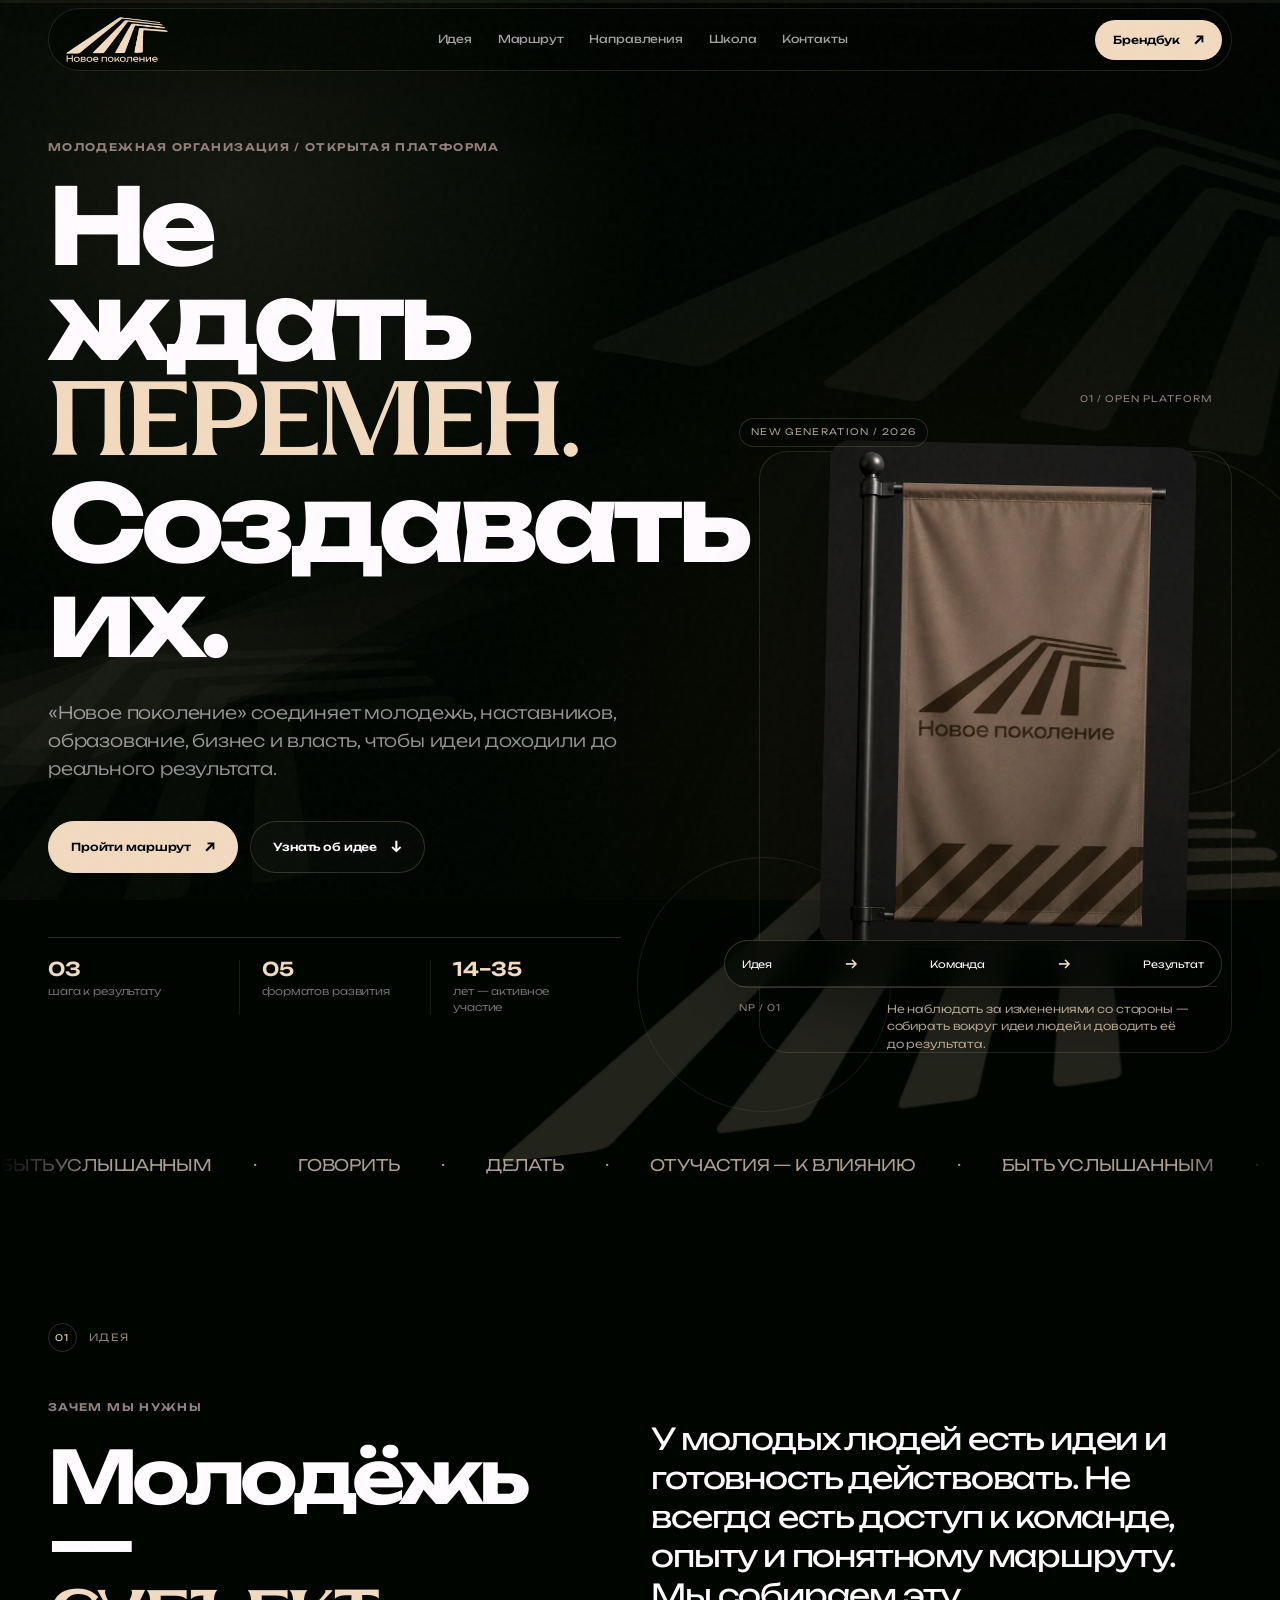
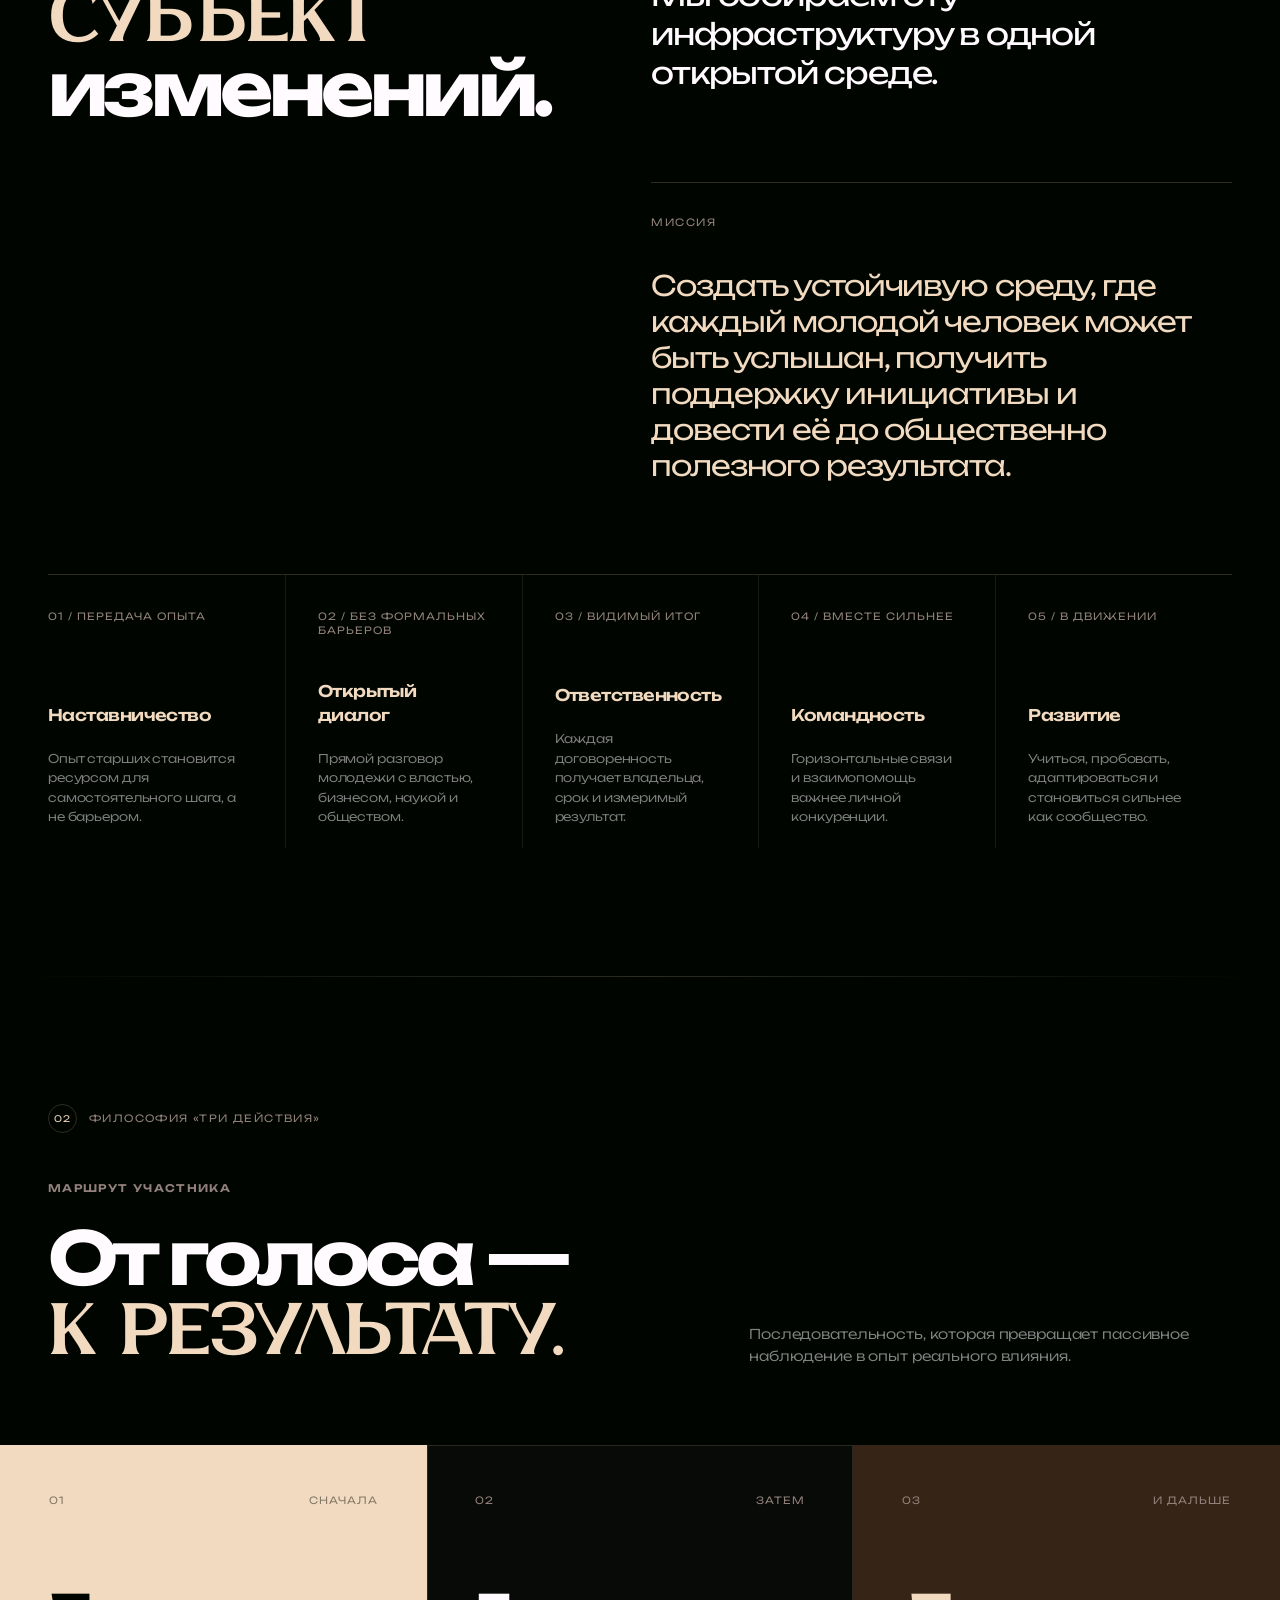
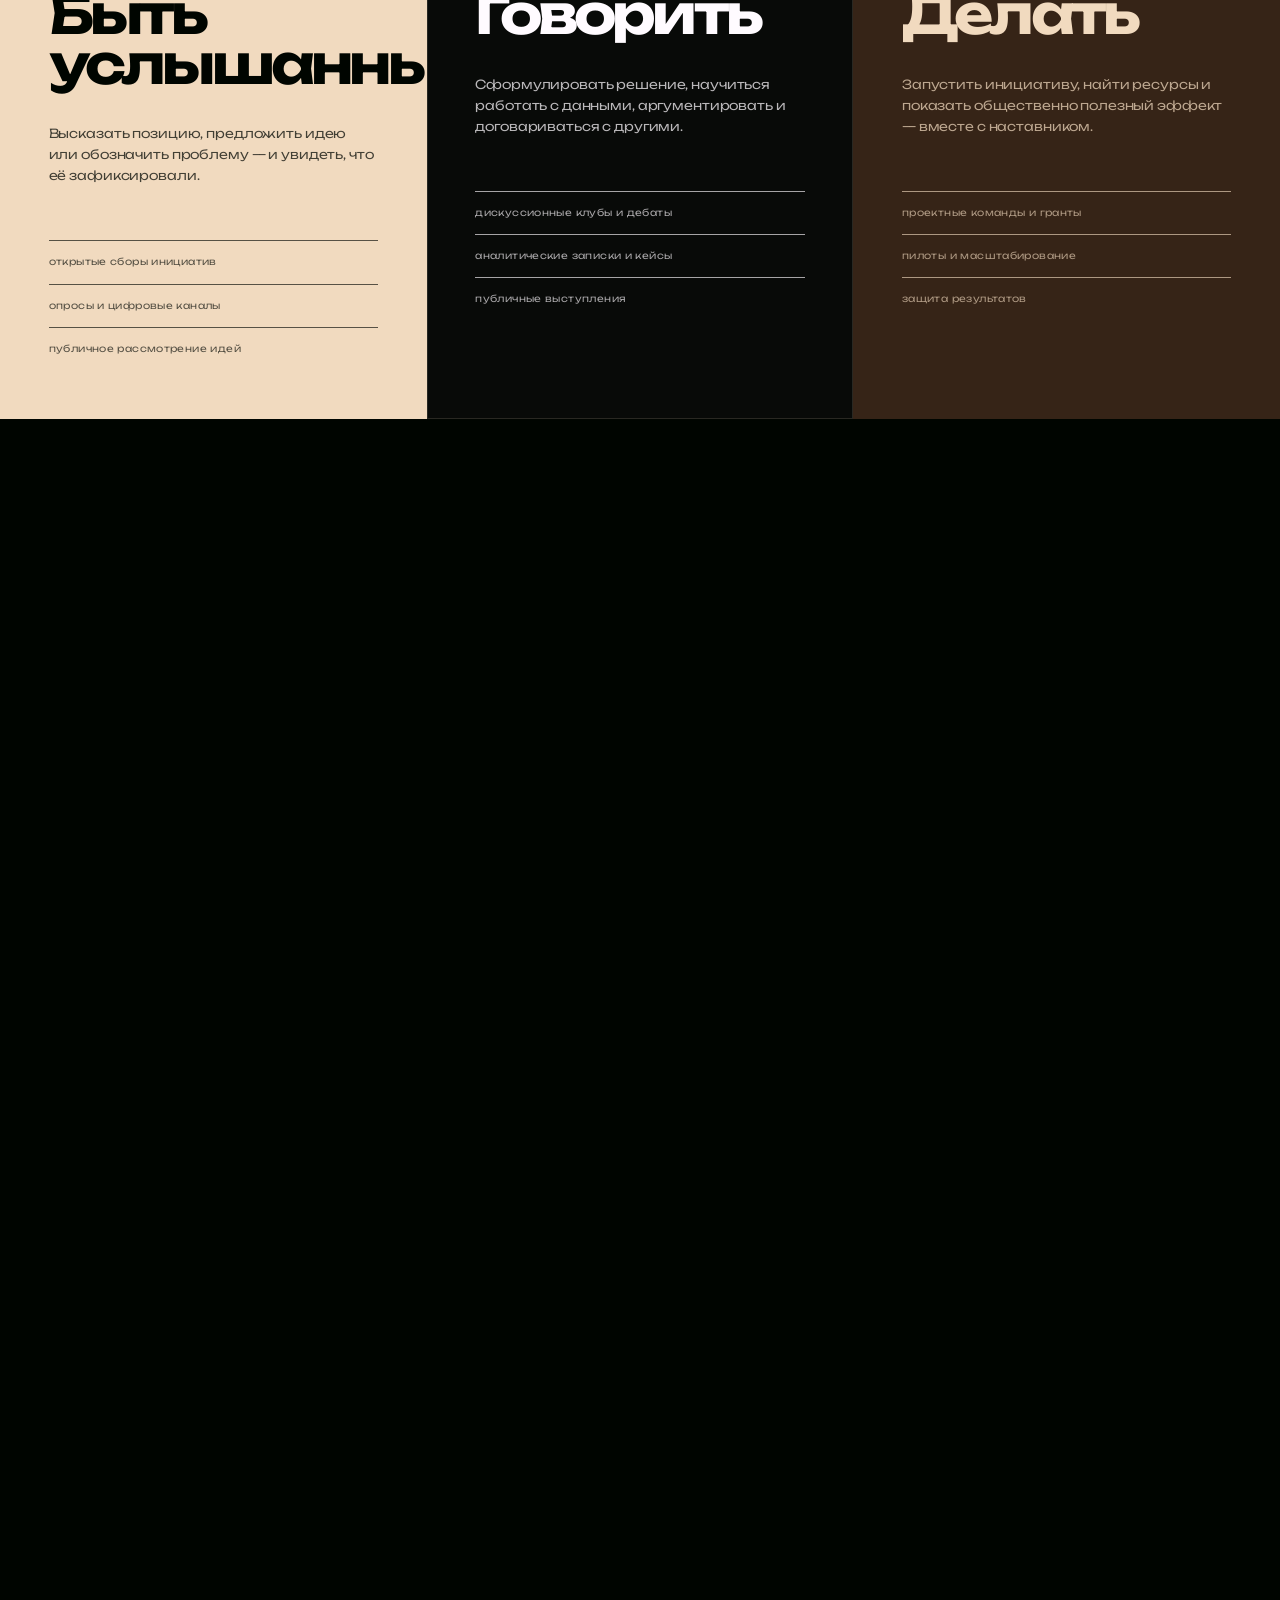
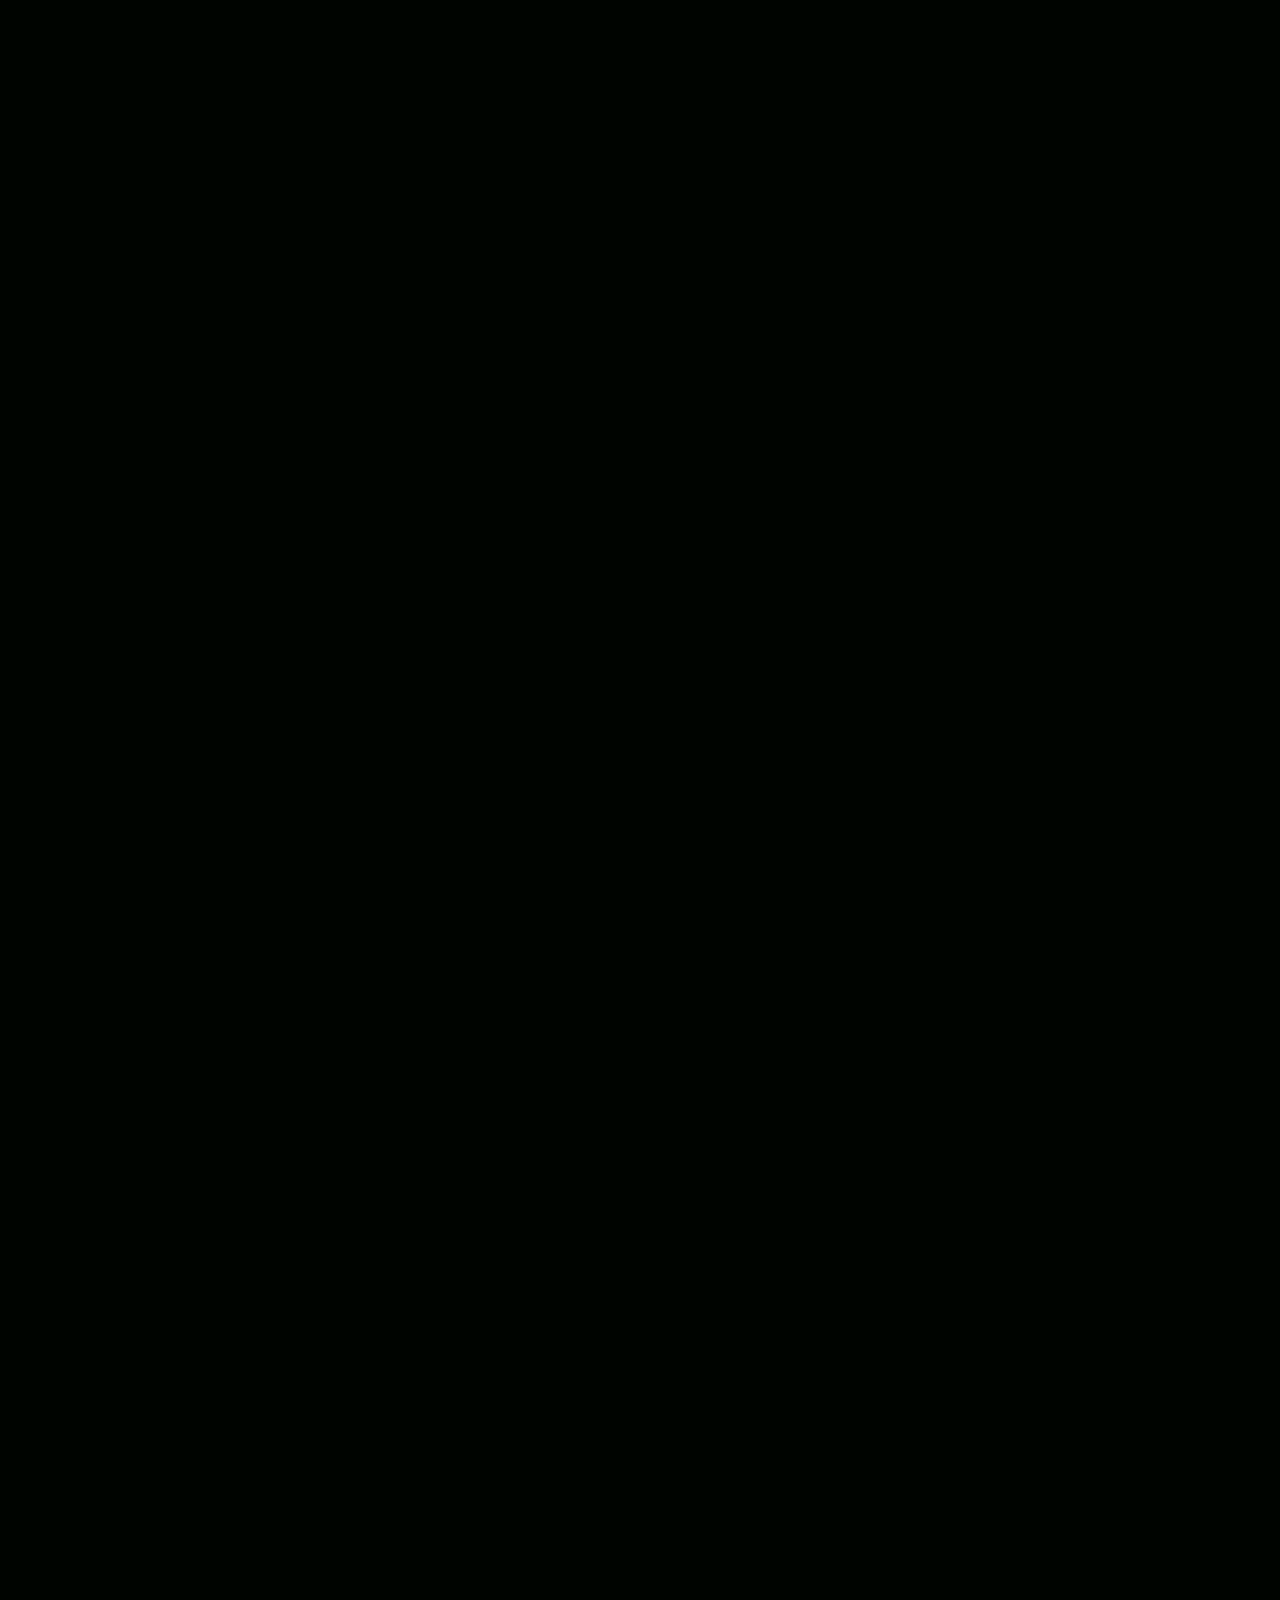
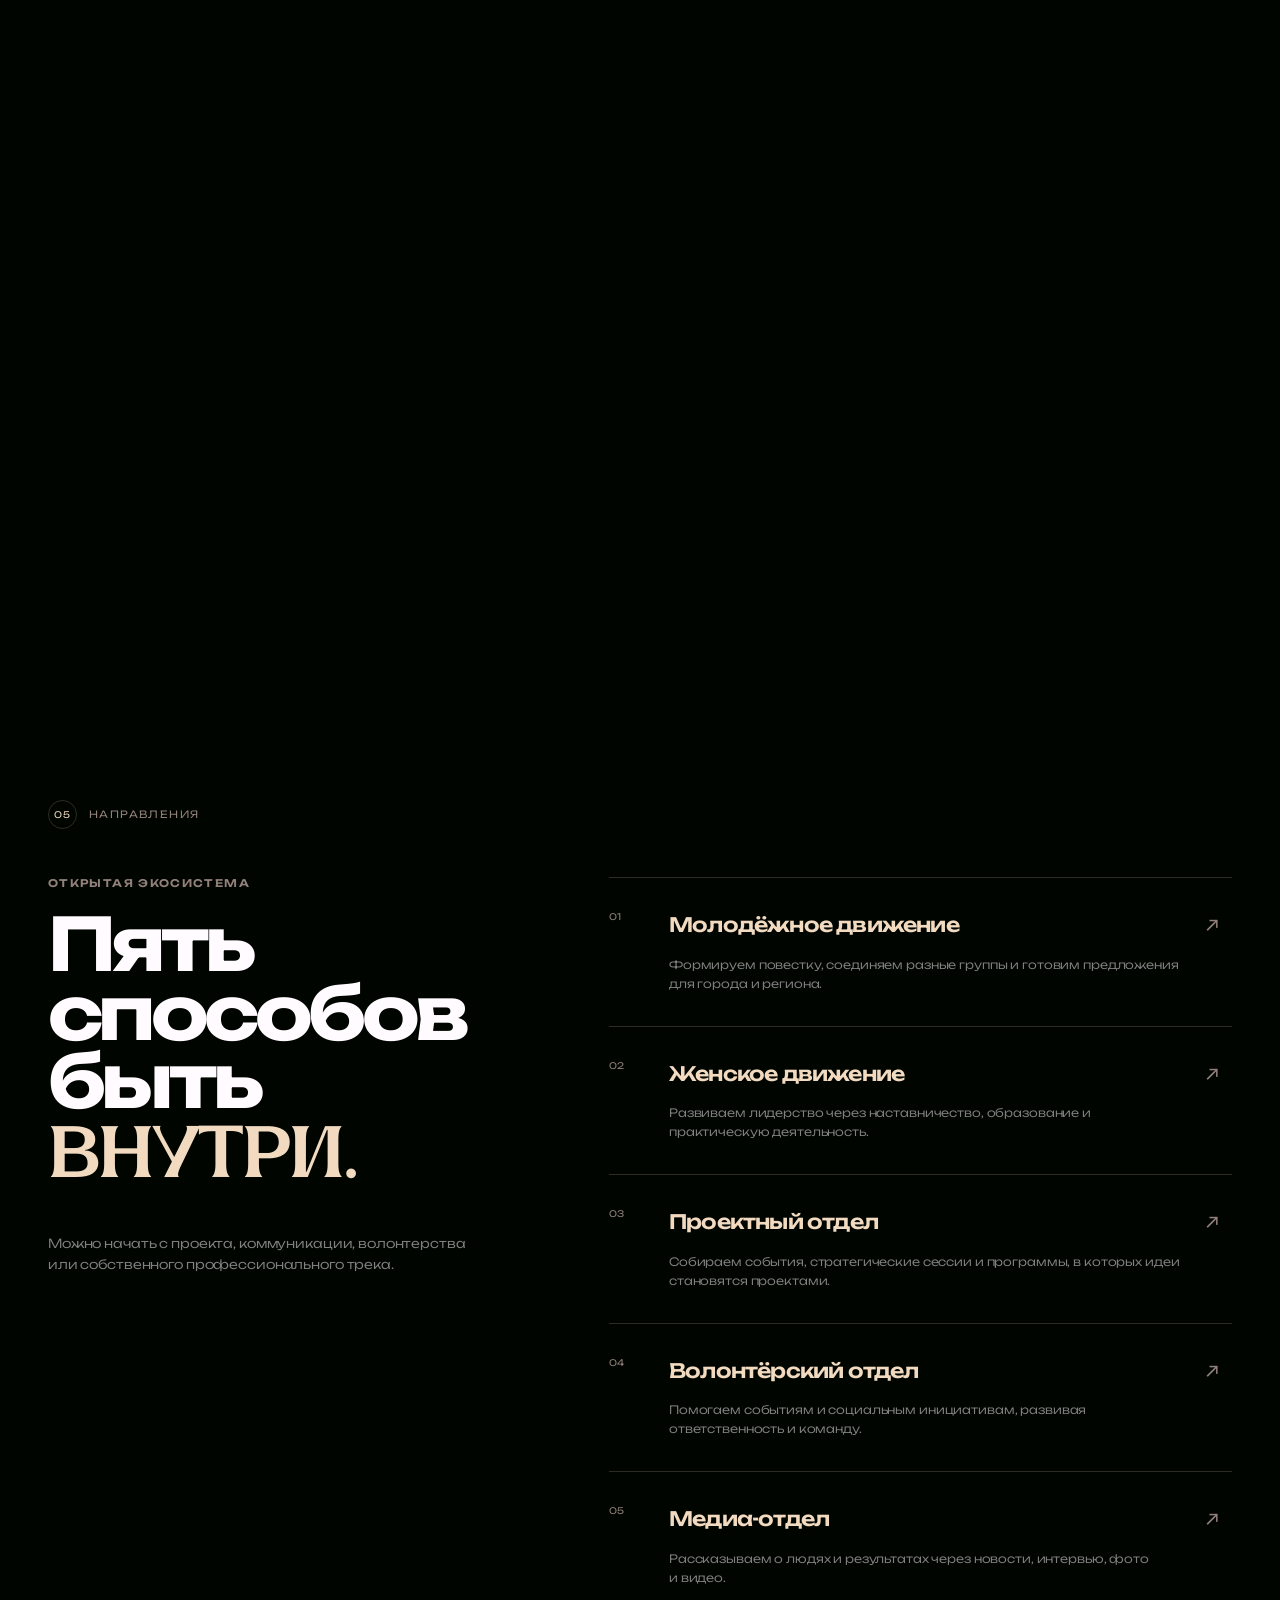
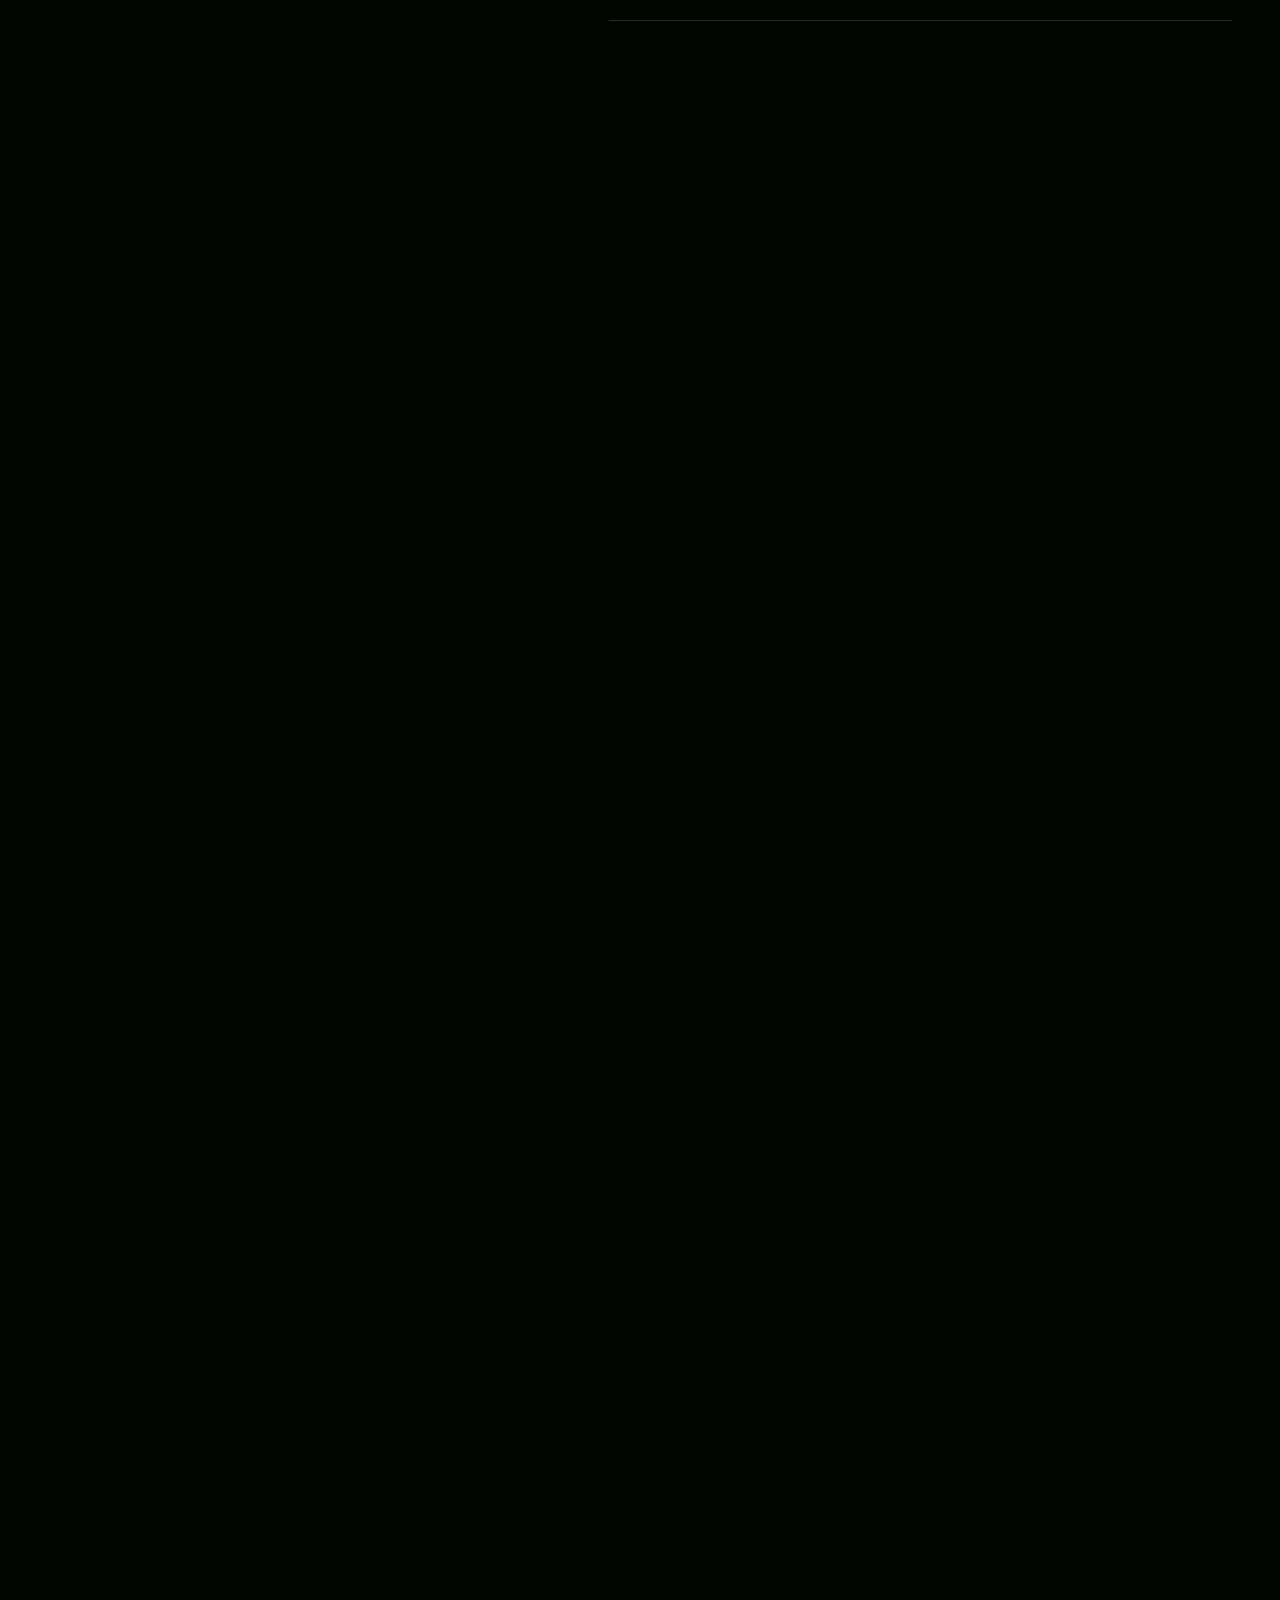
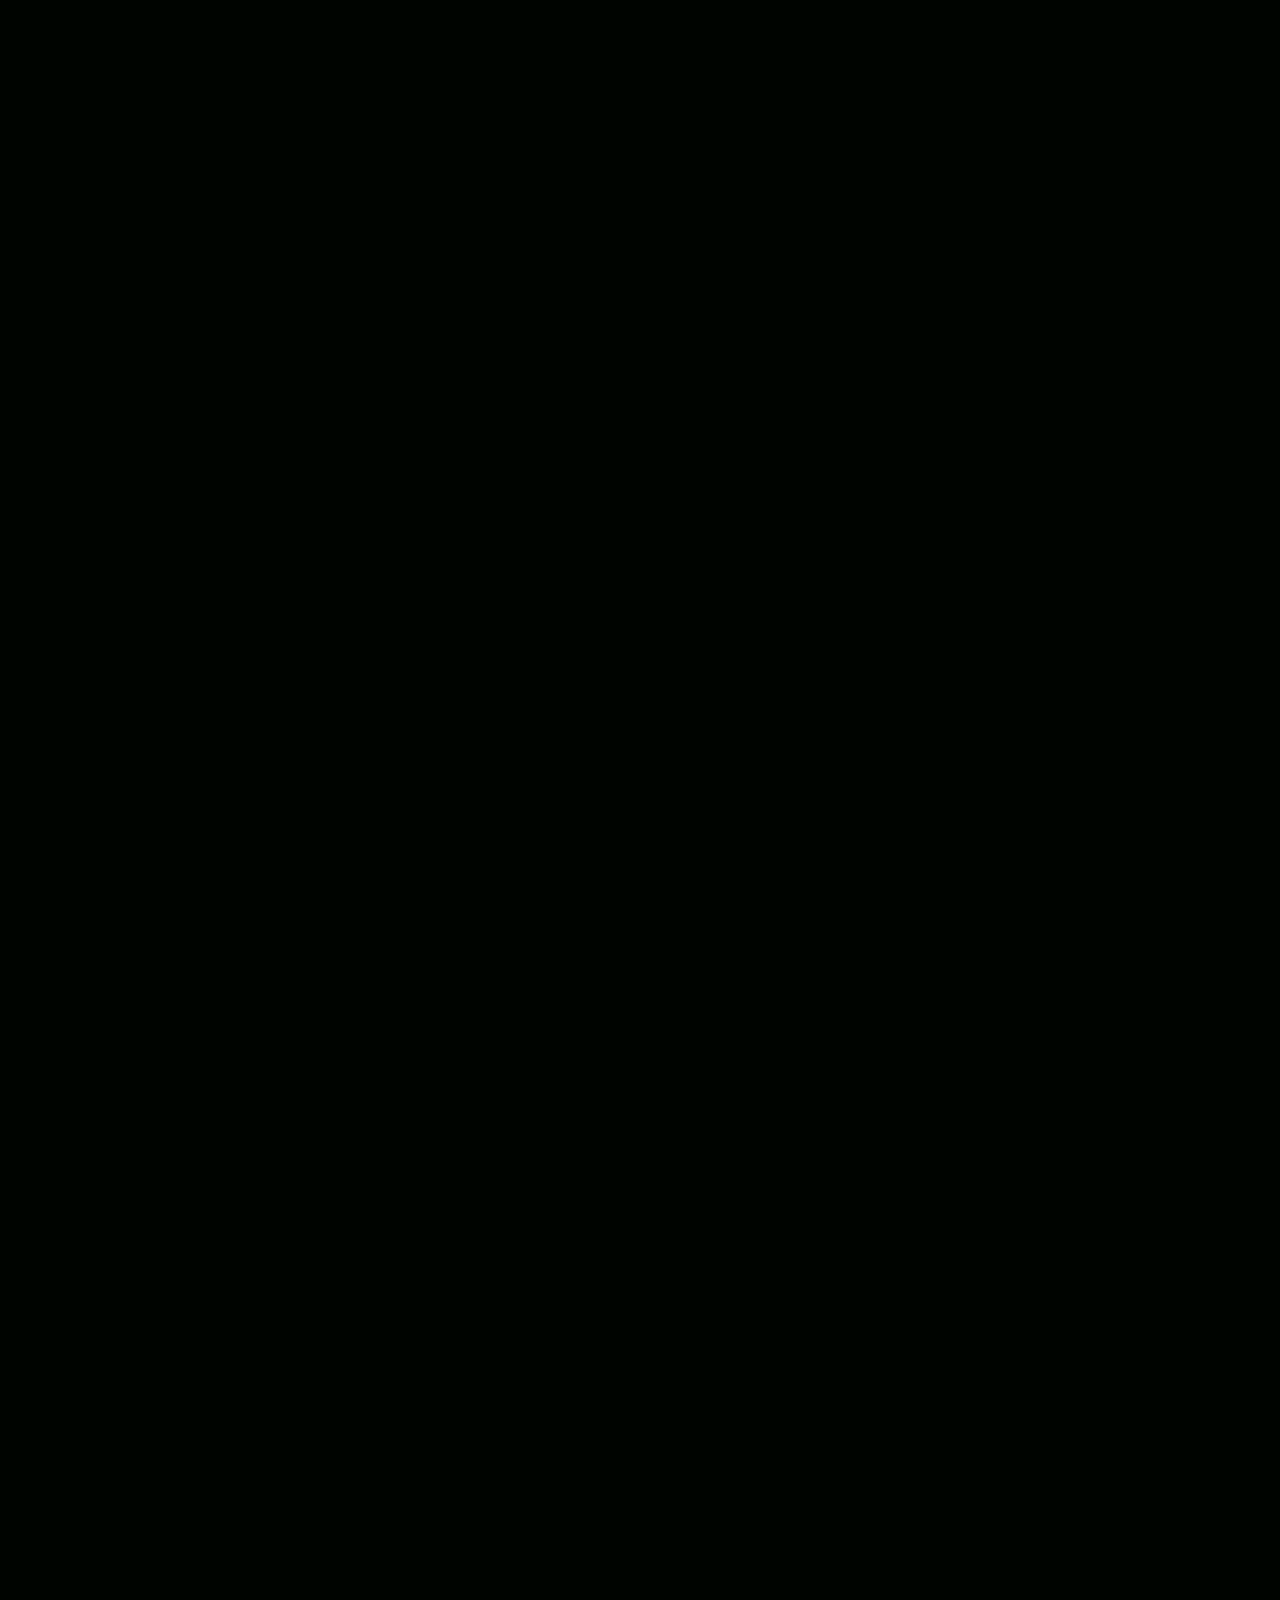
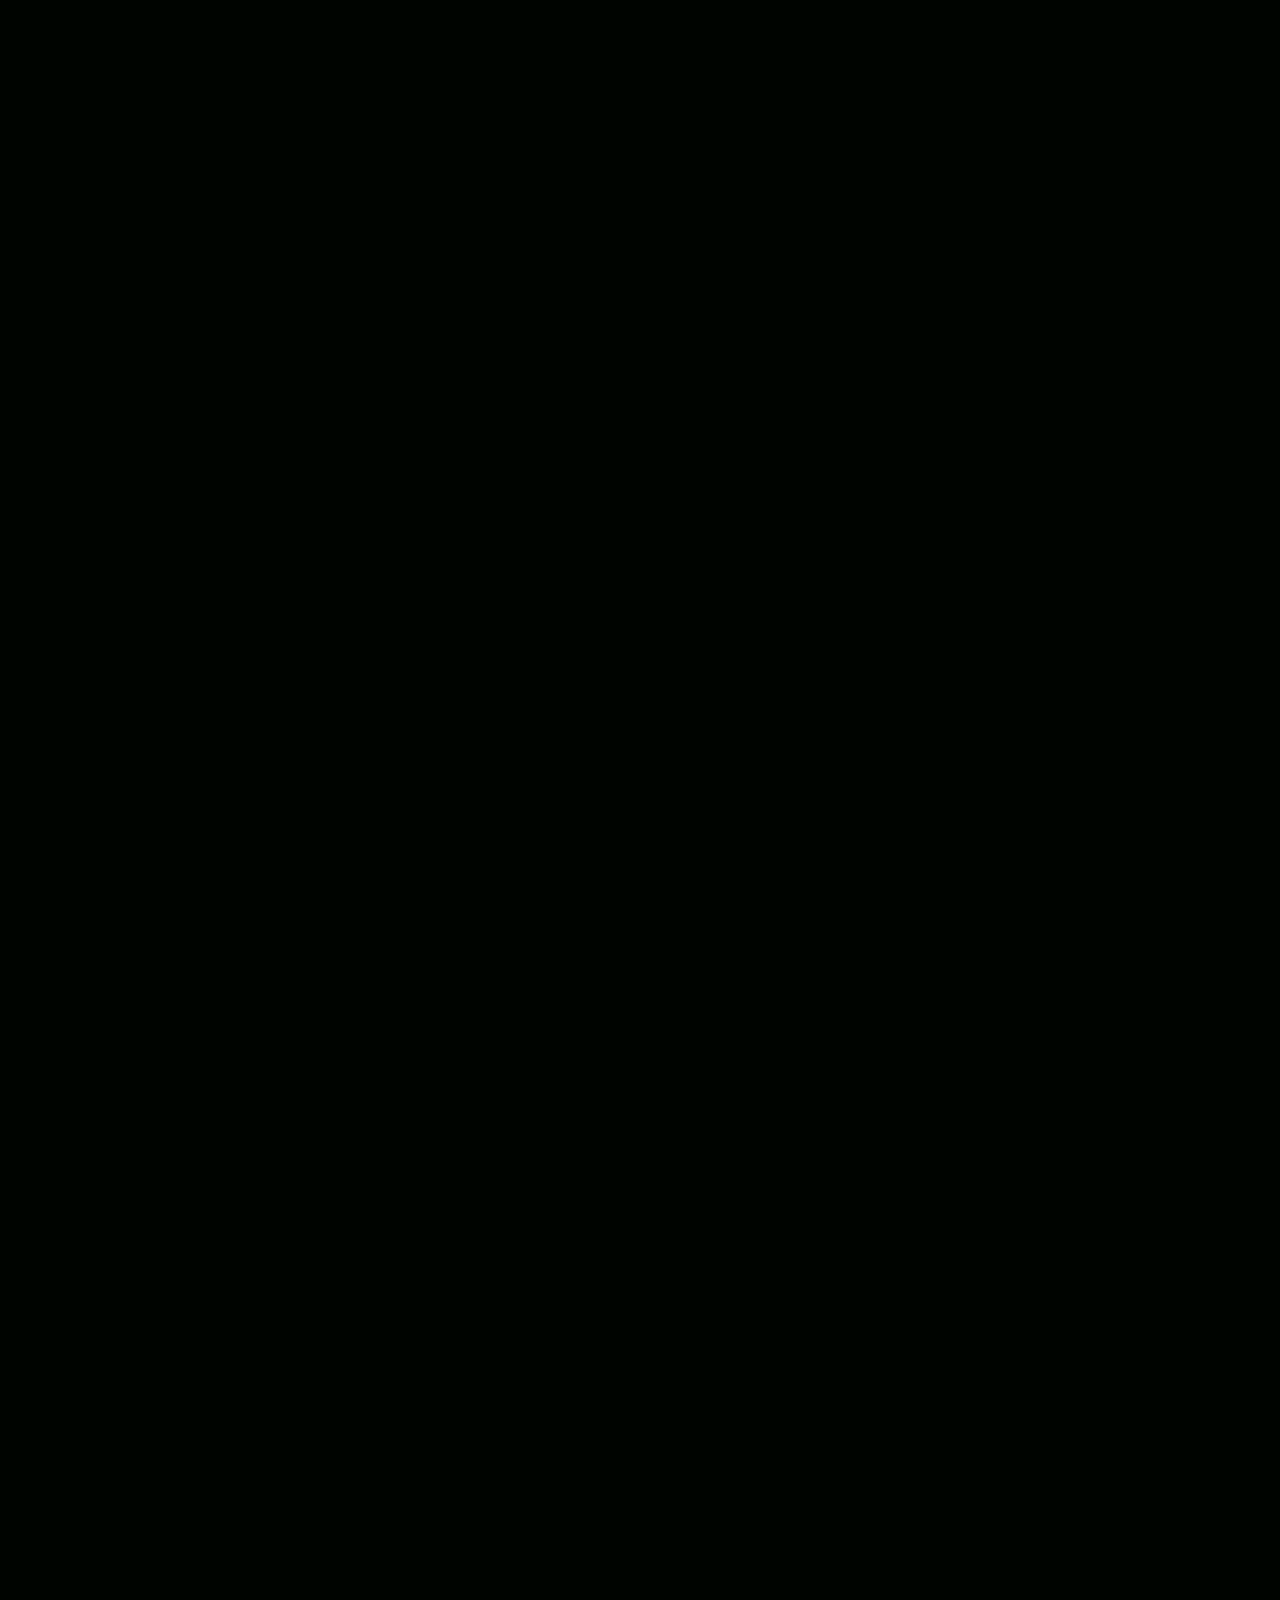
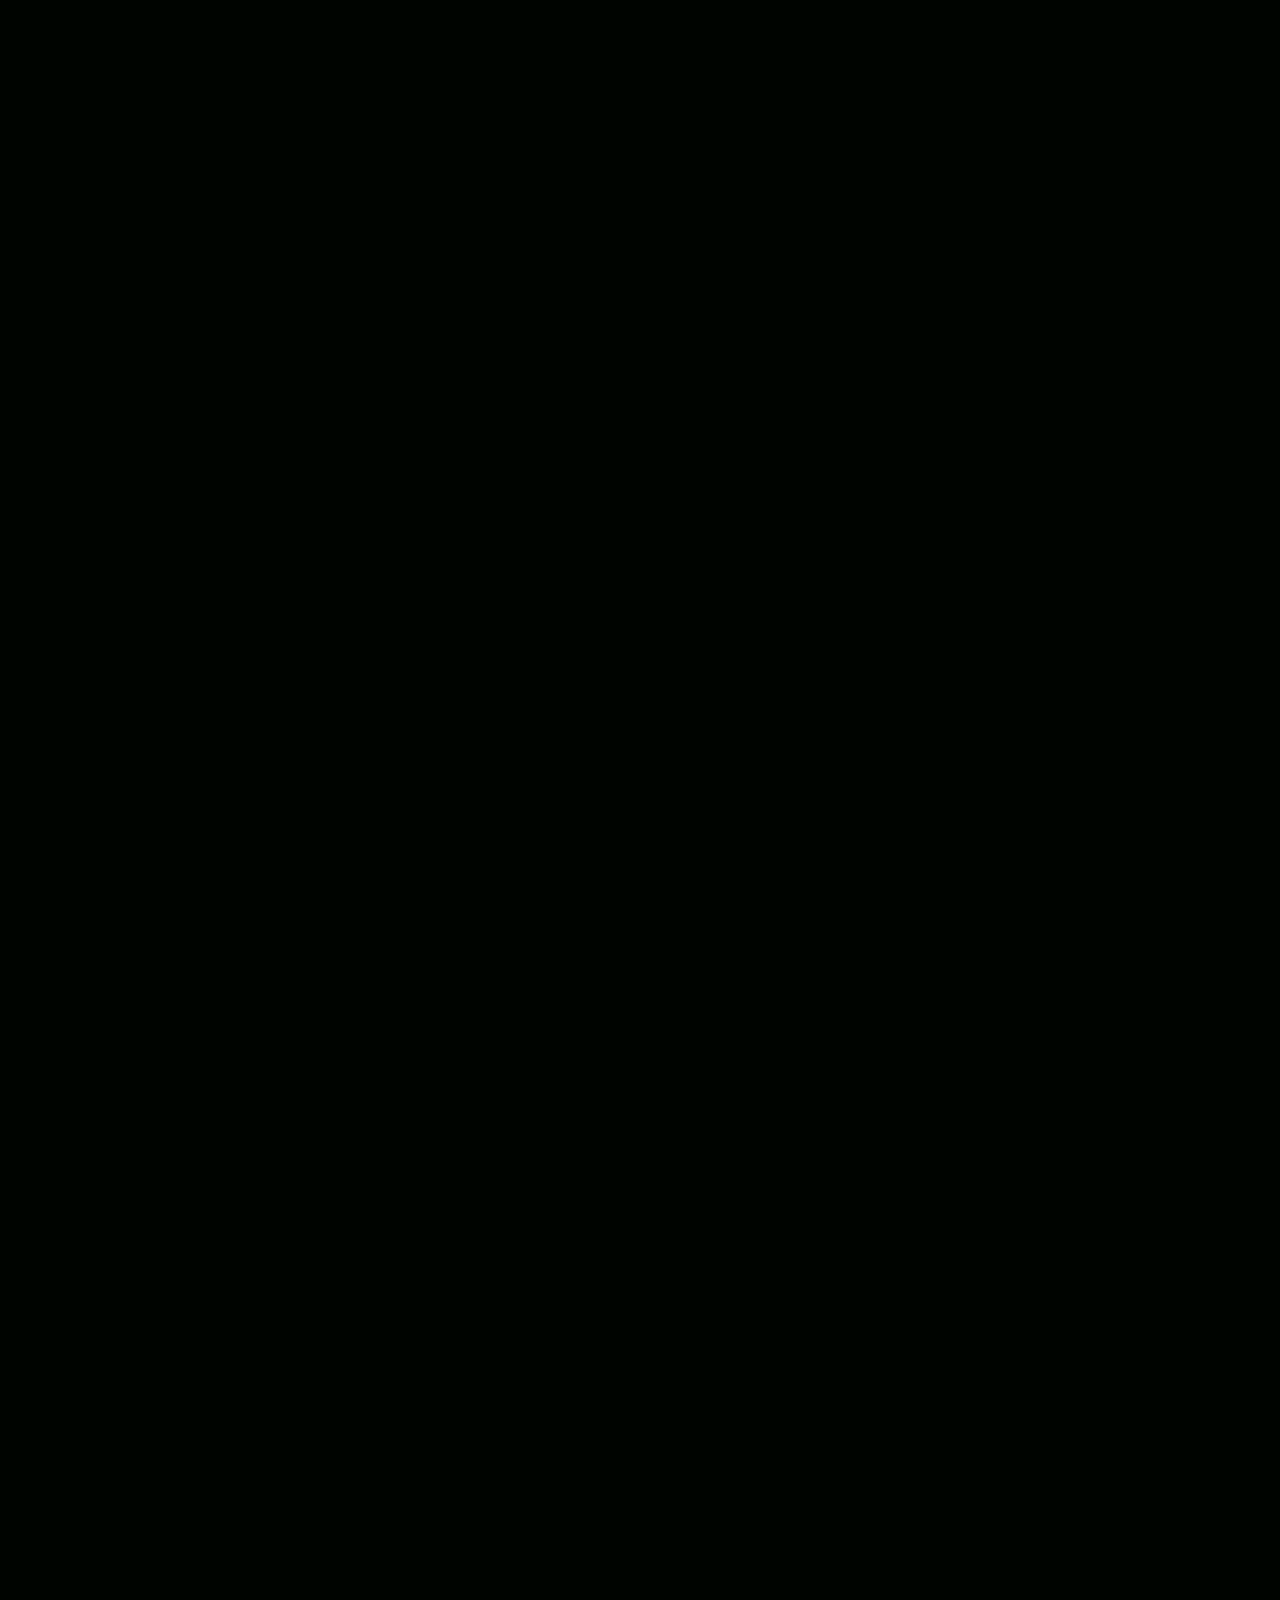
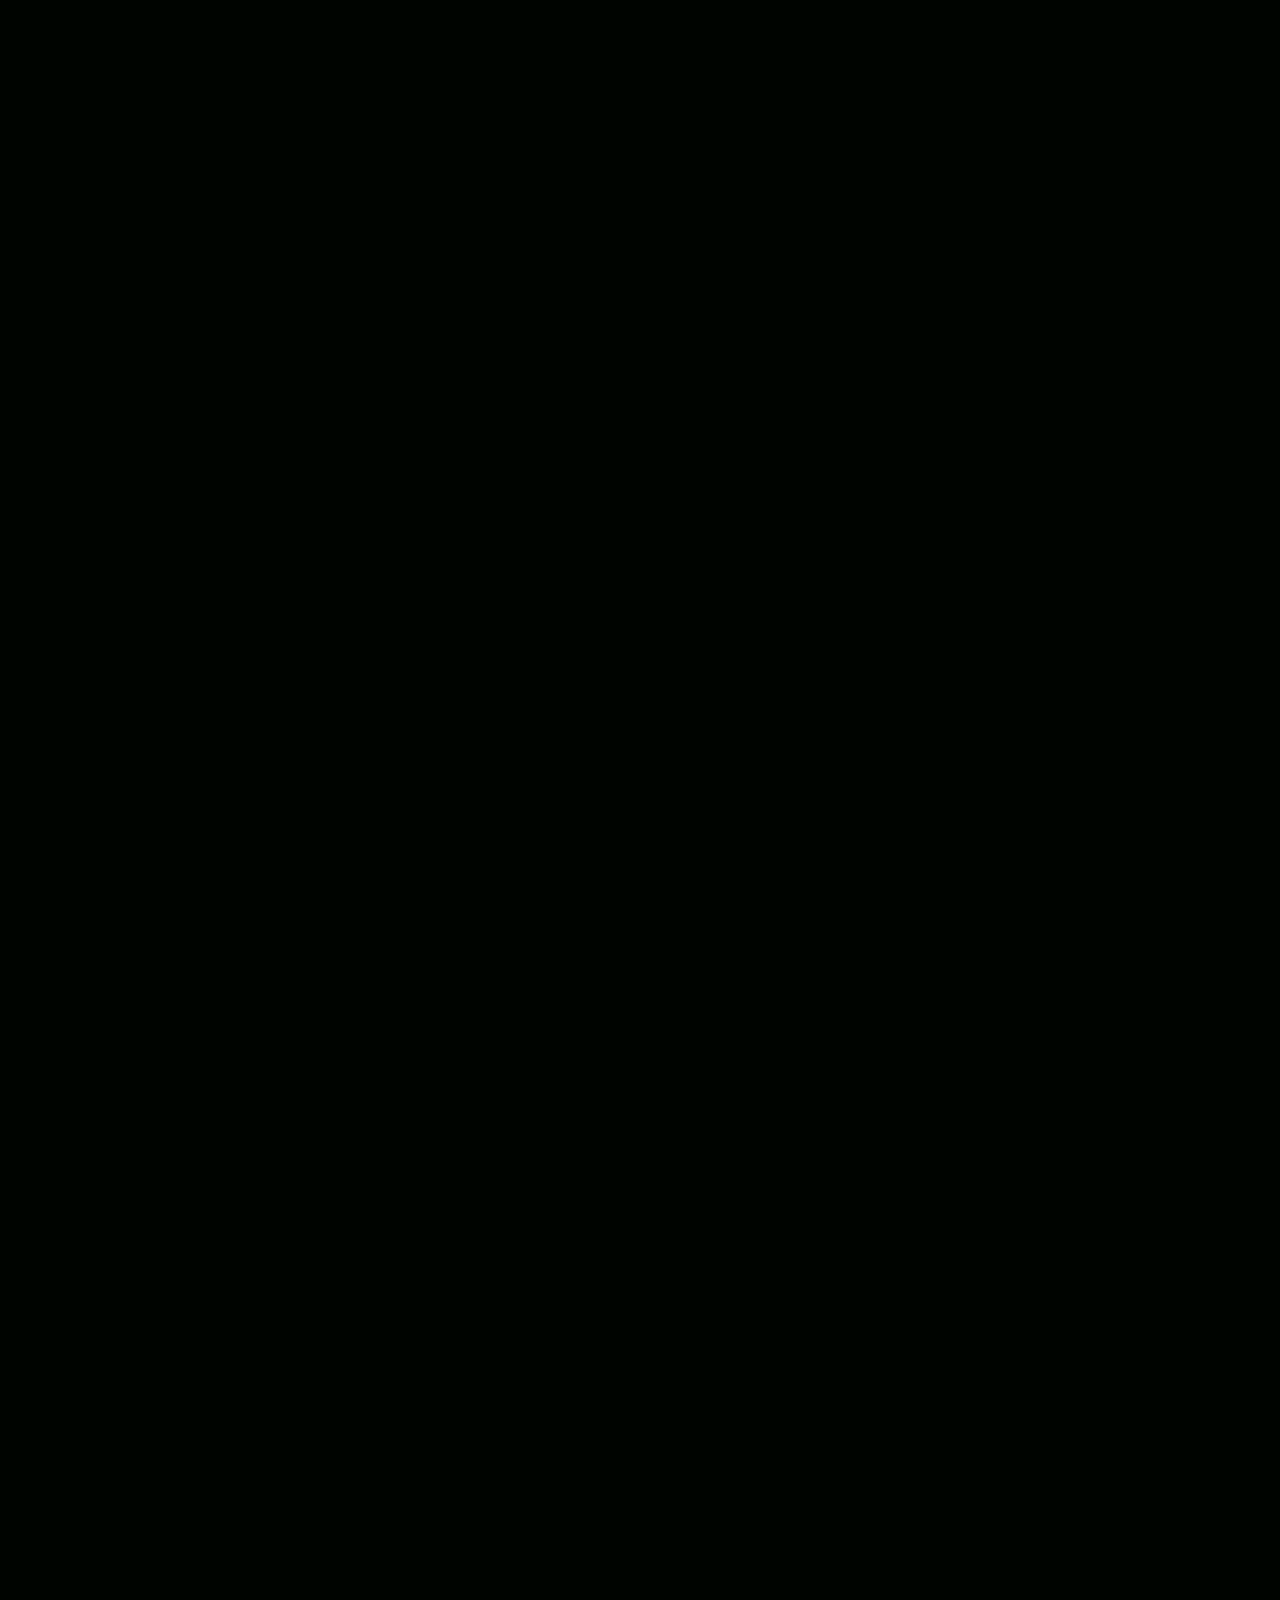
<file: site/index.html>
<!doctype html>
<html lang="ru">
<head>
  <meta charset="utf-8" />
  <meta name="viewport" content="width=device-width, initial-scale=1, viewport-fit=cover" />
  <meta name="theme-color" content="#000500" />
  <meta name="description" content="Новое поколение — открытая молодежная платформа, где идеи превращаются в команды, проекты и общественно полезный результат." />
  <title>Новое поколение — от участия к влиянию</title>
  <link rel="canonical" href="https://askuyr.github.io/novoepokolenie-site/" />
  <meta property="og:type" content="website" />
  <meta property="og:locale" content="ru_RU" />
  <meta property="og:title" content="Новое поколение — от участия к влиянию" />
  <meta property="og:description" content="Новое поколение — открытая молодежная платформа, где идеи превращаются в команды, проекты и общественно полезный результат." />
  <meta property="og:url" content="https://askuyr.github.io/novoepokolenie-site/" />
  <meta property="og:image" content="https://askuyr.github.io/novoepokolenie-site/assets/og-cover.jpg" />
  <meta property="og:image:secure_url" content="https://askuyr.github.io/novoepokolenie-site/assets/og-cover.jpg" />
  <!-- enhanced-meta:start -->
  <meta name="robots" content="index,follow,max-image-preview:large,max-snippet:-1,max-video-preview:-1" />
  <meta name="color-scheme" content="dark" />
  <meta name="referrer" content="strict-origin-when-cross-origin" />
  <meta property="og:site_name" content="Новое поколение" />
  <meta property="og:image:type" content="image/jpeg" />
  <meta property="og:image:width" content="1200" />
  <meta property="og:image:height" content="630" />
  <meta property="og:image:alt" content="Новое поколение — фирменный стиль и проекты" />
  <script type="application/ld+json">
{"@context":"https://schema.org","@graph":[{"@type":"Organization","@id":"https://askuyr.github.io/novoepokolenie-site/#organization","name":"Новое поколение","url":"https://askuyr.github.io/novoepokolenie-site/","description":"Открытая молодежная платформа для инициатив, развития и реальных действий.","logo":{"@type":"ImageObject","url":"https://askuyr.github.io/novoepokolenie-site/assets/logo-main.png","width":808,"height":384}},{"@type":"WebSite","@id":"https://askuyr.github.io/novoepokolenie-site/#website","url":"https://askuyr.github.io/novoepokolenie-site/","name":"Новое поколение","inLanguage":"ru-RU","publisher":{"@id":"https://askuyr.github.io/novoepokolenie-site/#organization"}},{"@type":"WebPage","@id":"https://askuyr.github.io/novoepokolenie-site/#webpage","url":"https://askuyr.github.io/novoepokolenie-site/","name":"Новое поколение — от участия к влиянию","description":"Новое поколение — открытая молодежная платформа, где идеи превращаются в команды, проекты и общественно полезный результат.","inLanguage":"ru-RU","isPartOf":{"@id":"https://askuyr.github.io/novoepokolenie-site/#website"},"about":{"@id":"https://askuyr.github.io/novoepokolenie-site/#organization"},"primaryImageOfPage":{"@type":"ImageObject","url":"https://askuyr.github.io/novoepokolenie-site/assets/og-cover.jpg","width":1200,"height":630}}]}
</script>
  <!-- enhanced-meta:end -->
  <script type="application/ld+json">
{"@context":"https://schema.org","@type":"FAQPage","mainEntity":[{"@type":"Question","name":"Кому подходит участие?","acceptedAnswer":{"@type":"Answer","text":"Целевая аудитория включает старшеклассников 9–11 классов, студентов СПО и вузов, молодых специалистов до 35 лет, а также участниц, заинтересованных в лидерстве и наставничестве."}},{"@type":"Question","name":"Можно прийти только с идеей, без команды?","acceptedAnswer":{"@type":"Answer","text":"Да. Идея может быть первым шагом: организация предполагает сбор и структурирование инициатив, поиск соисполнителей, проектное сопровождение и помощь с ресурсами."}},{"@type":"Question","name":"Что происходит после того, как я предложил идею?","acceptedAnswer":{"@type":"Answer","text":"Инициатива проходит от фиксации проблемы и ожидаемого результата к структурированию, формированию команды, поиску ресурсов, пилоту, защите результата и возможному масштабированию."}},{"@type":"Question","name":"Нужен ли опыт, чтобы участвовать?","acceptedAnswer":{"@type":"Answer","text":"Предварительный опыт не является обязательной отправной точкой для всех форматов. Концепция предусматривает, в частности, работу со старшеклассниками, у которых есть идеи, но ещё нет опыта реализации."}},{"@type":"Question","name":"Какие форматы работы предусмотрены?","acceptedAnswer":{"@type":"Answer","text":"Предусмотрены образовательные школы, лекции и семинары, проектные мастерские и офисы, стратегические сессии, дискуссии, деловые игры, реальные кейсы, встречи с практиками, наставничество, стажировки и публичные защиты."}},{"@type":"Question","name":"Организация занимается только государственным управлением?","acceptedAnswer":{"@type":"Answer","text":"Нет. Помимо Школы молодого чиновника, в структуре есть молодёжное и женское движения, проектный, волонтёрский и медиа-отделы."}},{"@type":"Question","name":"Можно ли включиться как наставник?","acceptedAnswer":{"@type":"Answer","text":"Да. Наставничество — одна из базовых ценностей организации; молодые специалисты также рассматриваются как наставники для школьников и студентов."}},{"@type":"Question","name":"Как сделать первый шаг прямо сейчас?","acceptedAnswer":{"@type":"Answer","text":"Можно заполнить форму «Предложить идею»: сайт сформирует локальный Word-файл (.docx) с заявкой, который можно переслать руководителю проекта во VK."}}]}
  </script>


  <link rel="icon" href="assets/favicon.ico" sizes="any" />
  <link rel="icon" type="image/png" href="assets/favicon.png" />
  <link rel="apple-touch-icon" href="assets/favicon.png" />
  <link rel="preload" href="assets/fonts/Unbounded-Variable.woff2" as="font" type="font/woff2" crossorigin />
  <link rel="preload" href="assets/fonts/Ostrovsky-Bold.woff2" as="font" type="font/woff2" crossorigin />
  <link rel="preload" href="assets/flag.webp" as="image" type="image/webp" fetchpriority="high" />
  <script>if(!window.matchMedia('(prefers-reduced-motion: reduce)').matches)document.documentElement.classList.add('motion-ready')</script>
  <link rel="stylesheet" href="styles.css" />
</head>
<body>
  <a class="skip-link" href="#main-content">К основному содержанию</a>
  <div class="page-progress" aria-hidden="true"><span id="progressBar"></span></div>
  <div class="brand-motion-bg" aria-hidden="true">
    <div class="brand-rays">
      <span class="brand-ray"></span><span class="brand-ray"></span><span class="brand-ray"></span><span class="brand-ray"></span>
    </div>
    <img class="motion-symbol motion-symbol-one" src="assets/symbol.png" alt="" decoding="async" />
    <img class="motion-symbol motion-symbol-two" src="assets/symbol.png" alt="" decoding="async" />
  </div>

  <header class="site-header" id="top">
    <div class="nav-shell page-width">
      <a class="brand-mark" href="#top" aria-label="Новое поколение — наверх">
        <img src="assets/logo-main.png" alt="Новое поколение" width="808" height="384" decoding="async" />
      </a>
      <nav class="desktop-nav" aria-label="Основная навигация">
        <a href="#idea">Идея</a>
        <a href="#route">Маршрут</a>
        <a href="#directions">Направления</a>
        <a href="#school">Школа</a>
        <a href="#contacts">Контакты</a>
      </nav>
      <a class="nav-cta" href="brandbook/index.html">Брендбук <span>↗</span></a>
      <button class="menu-toggle" type="button" aria-expanded="false" aria-controls="mobileNav" aria-label="Открыть меню">Меню</button>
    </div>
    <nav class="mobile-nav page-width" id="mobileNav" aria-label="Мобильная навигация" hidden>
      <a href="#idea">Идея</a>
      <a href="#route">Маршрут</a>
      <a href="#audience">Для кого</a>
      <a href="#benefits">Что получишь</a>
      <a href="#directions">Направления</a>
      <a href="#launch">Как запускаем проект</a>
      <a href="#school">Школа молодого чиновника</a>
      <a href="#faq">FAQ</a>
      <a href="#proposal">Предложить идею</a>
      <a href="#contacts">Контакты</a>
      <a href="brandbook/index.html">Брендбук <span>↗</span></a>
    </nav>
  </header>

  <main id="main-content">
    <section class="hero page-width reveal" data-section="hero" data-theme="#000500|rgba(241,218,191,.085)|rgba(54,36,23,.28)">
      <div class="hero-grid">
        <div class="hero-copy">
          <p class="eyebrow">Молодежная организация / открытая платформа</p>
          <h1>Не ждать<br /><em>перемен.</em><br />Создавать их.</h1>
          <p class="hero-lead">«Новое поколение» соединяет молодежь, наставников, образование, бизнес и власть, чтобы идеи доходили до реального результата.</p>
          <div class="hero-actions">
            <a class="button button-primary" href="#route">Пройти маршрут <span>↗</span></a>
            <a class="button button-quiet" href="#idea">Узнать об идее <span>↓</span></a>
          </div>
          <div class="hero-facts" aria-label="Коротко об организации">
            <div><strong>03</strong><span>шага к результату</span></div>
            <div><strong>05</strong><span>форматов развития</span></div>
            <div><strong>14–35</strong><span>лет — активное участие</span></div>
          </div>
        </div>
        <div class="hero-art" aria-label="Фирменный образ и маршрут от идеи к результату">
          <span class="art-kicker">NEW GENERATION / 2026</span>
          <img class="hero-symbol" src="assets/symbol.png" alt="" width="800" height="316" />
          <div class="hero-media-card" data-hero-slides="assets/flag.webp|assets/tote.webp|assets/tshirt-taupe.webp|assets/tshirt-black.webp|assets/folder-black.webp|assets/pin-taupe.webp">
            <img class="hero-slide is-active" src="assets/flag.webp" alt="Фирменная продукция «Новое поколение»" width="770" height="865" loading="eager" decoding="async" fetchpriority="high" />
            <img class="hero-slide" alt="" aria-hidden="true" decoding="async" />
            <span class="hero-slide-sheen" aria-hidden="true"></span>
          </div>
          <div class="art-orbit orbit-a"></div>
          <div class="art-orbit orbit-b"></div>
          <div class="route-chip">
            <span>Идея</span><b>→</b><span>Команда</span><b>→</b><span>Результат</span>
          </div>
          <div class="art-note"><span>NP / 01</span><p>Не наблюдать за изменениями со стороны — собирать вокруг идеи людей и доводить её до результата.</p></div>
          <span class="art-index">01 / OPEN PLATFORM</span>
        </div>
      </div>
    </section>

    <div aria-hidden="true" class="ticker"><div class="ticker-track"><div class="ticker-run">
<span>БЫТЬ УСЛЫШАННЫМ</span><span>·</span><span>ГОВОРИТЬ</span><span>·</span><span>ДЕЛАТЬ</span><span>·</span><span>ОТ УЧАСТИЯ — К ВЛИЯНИЮ</span><span>·</span>
</div><div class="ticker-run">
<span>БЫТЬ УСЛЫШАННЫМ</span><span>·</span><span>ГОВОРИТЬ</span><span>·</span><span>ДЕЛАТЬ</span><span>·</span><span>ОТ УЧАСТИЯ — К ВЛИЯНИЮ</span><span>·</span>
</div><div class="ticker-run">
<span>БЫТЬ УСЛЫШАННЫМ</span><span>·</span><span>ГОВОРИТЬ</span><span>·</span><span>ДЕЛАТЬ</span><span>·</span><span>ОТ УЧАСТИЯ — К ВЛИЯНИЮ</span><span>·</span>
</div></div></div>

    <section class="section idea page-width reveal" id="idea" data-theme="#070805|rgba(241,218,191,.075)|rgba(54,36,23,.30)">
      <div class="section-label"><span>01</span><span>Идея</span></div>
      <div class="idea-layout">
        <div class="section-heading">
          <p class="eyebrow">Зачем мы нужны</p>
          <h2>Молодёжь —<br /><em>субъект</em> изменений.</h2>
        </div>
        <div class="idea-copy">
          <p class="lead-copy">У молодых людей есть идеи и готовность действовать. Не всегда есть доступ к команде, опыту и понятному маршруту. Мы собираем эту инфраструктуру в одной открытой среде.</p>
          <div class="mission-card">
            <span class="card-label">МИССИЯ</span>
            <p>Создать устойчивую среду, где каждый молодой человек может быть услышан, получить поддержку инициативы и довести её до общественно полезного результата.</p>
          </div>
        </div>
      </div>
      <div class="values-grid">
        <article class="value-card"><span>01 / Передача опыта</span><h3>Наставничество</h3><p>Опыт старших становится ресурсом для самостоятельного шага, а не барьером.</p></article>
        <article class="value-card"><span>02 / Без формальных барьеров</span><h3>Открытый диалог</h3><p>Прямой разговор молодежи с властью, бизнесом, наукой и обществом.</p></article>
        <article class="value-card"><span>03 / Видимый итог</span><h3>Ответственность</h3><p>Каждая договоренность получает владельца, срок и измеримый результат.</p></article>
        <article class="value-card"><span>04 / Вместе сильнее</span><h3>Командность</h3><p>Горизонтальные связи и взаимопомощь важнее личной конкуренции.</p></article>
        <article class="value-card"><span>05 / В движении</span><h3>Развитие</h3><p>Учиться, пробовать, адаптироваться и становиться сильнее как сообщество.</p></article>
      </div>
    </section>

    <section class="section route-section reveal" id="route" data-theme="#100c09|rgba(146,129,122,.12)|rgba(54,36,23,.38)">
      <div class="page-width">
        <div class="section-label"><span>02</span><span>Философия «Три действия»</span></div>
        <div class="route-heading"><p class="eyebrow">Маршрут участника</p><h2>От голоса —<br /><em>к результату.</em></h2><p>Последовательность, которая превращает пассивное наблюдение в опыт реального влияния.</p></div>
        <div class="route-grid">
          <article class="route-card route-card-light"><div class="step-top"><span>01</span><span>Сначала</span></div><h3>Быть<br />услышанным</h3><p>Высказать позицию, предложить идею или обозначить проблему — и увидеть, что её зафиксировали.</p><ul><li>открытые сборы инициатив</li><li>опросы и цифровые каналы</li><li>публичное рассмотрение идей</li></ul></article>
          <article class="route-card route-card-dark"><div class="step-top"><span>02</span><span>Затем</span></div><h3>Говорить</h3><p>Сформулировать решение, научиться работать с данными, аргументировать и договариваться с другими.</p><ul><li>дискуссионные клубы и дебаты</li><li>аналитические записки и кейсы</li><li>публичные выступления</li></ul></article>
          <article class="route-card route-card-coffee"><div class="step-top"><span>03</span><span>И дальше</span></div><h3>Делать</h3><p>Запустить инициативу, найти ресурсы и показать общественно полезный эффект — вместе с наставником.</p><ul><li>проектные команды и гранты</li><li>пилоты и масштабирование</li><li>защита результатов</li></ul></article>
        </div>
      </div>
    </section>

    <section class="section audience page-width reveal" id="audience" data-theme="#050604|rgba(241,218,191,.06)|rgba(146,129,122,.18)">
      <div class="section-label"><span>03</span><span>Для кого</span></div>
      <div class="section-heading wide-heading"><p class="eyebrow">Разные точки входа</p><h2>У каждого —<br /><em>свой первый шаг.</em></h2></div>
      <div class="audience-grid">
        <article class="audience-card"><span class="audience-age">14–18</span><h3>Старшеклассники</h3><p>Попробовать идею в реальном деле и получить обратную связь от практиков.</p><span class="audience-format">Проектные мастерские · карьерные встречи</span></article>
        <article class="audience-card"><span class="audience-age">16–20</span><h3>Студенты СПО</h3><p>Показать прикладные навыки, выйти из роли исполнителя, увидеть карьерные примеры.</p><span class="audience-format">Реальные кейсы · встречи с выпускниками</span></article>
        <article class="audience-card audience-card-accent"><span class="audience-age">18–30</span><h3>Студенты вузов</h3><p>Собрать команду, найти ресурсы и пройти путь от идеи до работающего проекта.</p><span class="audience-format">Проектные офисы · акселерация · открытый чат</span></article>
        <article class="audience-card"><span class="audience-age">до 35</span><h3>Молодые специалисты</h3><p>Получить горизонтальные связи, наставнический опыт и управленческую практику.</p><span class="audience-format">Отраслевые клубы · менторство</span></article>
        <article class="audience-card audience-card-wide"><span class="audience-age">для девушек</span><h3>Женское лидерство</h3><p>Безопасная среда, ролевые модели и менторские пары для первых шагов в лидерстве.</p><span class="audience-format">4 трека · встречи с женщинами-лидерами · поддержка</span></article>
      </div>
    </section>

    <section class="section section-compact benefits page-width reveal" id="benefits" data-theme="#0a0806|rgba(241,218,191,.075)|rgba(54,36,23,.30)">
      <div class="section-label"><span>04</span><span>Что получишь</span></div>
      <div class="benefits-head">
        <div class="section-heading"><p class="eyebrow">Практика вместо наблюдения</p><h2>Не только участие.<br /><em>Реальный опыт.</em></h2></div>
        <p class="benefits-lead">Участие строится вокруг практики: реальных кейсов, проектных команд, наставничества, поиска ресурсов и публичной защиты результата.</p>
      </div>
      <div class="benefits-grid">
        <article class="benefit-card"><span>01 / Практика</span><h3>Проектный опыт</h3><p>Работа над реальными управленческими и социальными кейсами, проектные офисы и запуск пилотных инициатив.</p></article>
        <article class="benefit-card"><span>02 / Сопровождение</span><h3>Наставник</h3><p>Персональное сопровождение и передача знаний, опыта и навыков от практиков и старших участников.</p></article>
        <article class="benefit-card"><span>03 / Сообщество</span><h3>Команда и связи</h3><p>Горизонтальные связи со студентами, молодыми специалистами, предпринимателями и профессиональными сообществами.</p></article>
        <article class="benefit-card"><span>04 / Ресурсы</span><h3>Гранты и дорожная карта</h3><p>Помощь с грантовыми заявками, поиском ресурсов, структурированием инициативы и подготовкой дорожной карты.</p></article>
        <article class="benefit-card"><span>05 / Коммуникация</span><h3>Публичность</h3><p>Аргументация, аналитические материалы, публичные выступления, защита проектов и работа с информационной повесткой.</p></article>
        <article class="benefit-card"><span>06 / Среда</span><h3>Практика и стажировки</h3><p>Деловые игры, День самоуправления, экскурсии и практико-ориентированные форматы в органах власти и компаниях.</p></article>
      </div>
    </section>

    <section class="section directions reveal" id="directions" data-theme="#0e0b08|rgba(241,218,191,.075)|rgba(54,36,23,.34)">
      <div class="page-width">
        <div class="section-label"><span>05</span><span>Направления</span></div>
        <div class="directions-layout">
          <div class="section-heading"><p class="eyebrow">Открытая экосистема</p><h2>Пять способов<br />быть <em class="inside-accent">ВНУТРИ.</em></h2><p class="heading-note">Можно начать с проекта, коммуникации, волонтерства или собственного профессионального трека.</p></div>
          <div class="direction-list">
            <a class="direction-item" href="youth-movement.html"><span>01</span><div><h3>Молодёжное движение</h3><p>Формируем повестку, соединяем разные группы и готовим предложения для города и региона.</p></div><b>↗</b></a>
            <a class="direction-item" href="women-movement.html"><span>02</span><div><h3>Женское движение</h3><p>Развиваем лидерство через наставничество, образование и практическую деятельность.</p></div><b>↗</b></a>
            <a class="direction-item" href="project-department.html"><span>03</span><div><h3>Проектный отдел</h3><p>Собираем события, стратегические сессии и программы, в которых идеи становятся проектами.</p></div><b>↗</b></a>
            <a class="direction-item" href="volunteer-department.html"><span>04</span><div><h3>Волонтёрский отдел</h3><p>Помогаем событиям и социальным инициативам, развивая ответственность и команду.</p></div><b>↗</b></a>
            <a class="direction-item" href="media-department.html"><span>05</span><div><h3>Медиа-отдел</h3><p>Рассказываем о людях и результатах через новости, интервью, фото и видео.</p></div><b>↗</b></a>
          </div>
        </div>
      </div>
    </section>

    <section class="section section-compact launch page-width reveal" id="launch" data-theme="#050604|rgba(146,129,122,.11)|rgba(54,36,23,.34)">
      <div class="section-label"><span>06</span><span>Как запускается проект</span></div>
      <div class="launch-heading">
        <div class="section-heading"><p class="eyebrow">Проектно-инфраструктурная поддержка</p><h2>Идея не должна<br /><em>оставаться идеей.</em></h2></div>
        <p>Организация сопровождает инициативу от формулировки и структурирования до поиска ресурсов, пилотирования, оценки и масштабирования.</p>
      </div>
      <div class="launch-flow" aria-label="Маршрут запуска проекта">
        <article><span>01</span><h3>Идея</h3><p>Фиксируем проблему, цель и ожидаемый общественно полезный результат.</p></article>
        <article><span>02</span><h3>Команда</h3><p>Собираем соисполнителей и распределяем роли вокруг инициативы.</p></article>
        <article><span>03</span><h3>Упаковка</h3><p>Структурируем решение, готовим план, дорожную карту и обоснование.</p></article>
        <article><span>04</span><h3>Ресурсы</h3><p>Ищем партнёров, площадки и финансирование, сопровождаем грантовую заявку.</p></article>
        <article><span>05</span><h3>Пилот</h3><p>Запускаем инициативу в реальной среде и собираем обратную связь.</p></article>
        <article><span>06</span><h3>Масштаб</h3><p>Оцениваем эффективность, защищаем результат и решаем, как развивать проект дальше.</p></article>
      </div>
    </section>

    <section class="section school page-width reveal" id="school" data-theme="#030503|rgba(241,218,191,.06)|rgba(54,36,23,.26)">
      <div class="section-label"><span>07</span><span>Кадровый проект</span></div>
      <div class="school-card">
        <div class="school-main"><span class="card-label">ШКОЛА МОЛОДОГО ЧИНОВНИКА</span><h2>Кадровый резерв<br /><em>начинается с практики.</em></h2><p>Программа для студентов факультета государственного и муниципального управления: ценности, компетенции, реальные кейсы и сообщество выпускников.</p><div class="school-actions"><a class="button button-light" href="school.html">Открыть программу <span>↗</span></a><a class="school-text-link" href="#proposal">Задать вопрос →</a></div></div>
        <div class="school-side">
          <div class="school-block"><span>01 / Ценности</span><strong>Этический кодекс и встречи с носителями опыта</strong></div>
          <div class="school-block"><span>02 / Компетенции</span><strong>День самоуправления, тренинги и реальные задачи</strong></div>
          <div class="school-block"><span>03 / Команда</span><strong>Наставничество, стратегические сессии и клуб выпускников</strong></div>
          <div class="school-block"><span>04 / Коммуникация</span><strong>Медиа, профориентация и открытая отчетность</strong></div>
        </div>
      </div>
    </section>

    <section class="section section-compact proof page-width reveal" id="proof" data-theme="#100c09|rgba(241,218,191,.07)|rgba(146,129,122,.13)">
      <div class="section-label"><span>08</span><span>Практика и результат</span></div>
      <div class="proof-layout">
        <div class="section-heading"><p class="eyebrow">Что считается результатом</p><h2>Не посещение.<br /><em>Изменение.</em></h2><p class="heading-note">Инициатива должна пройти до конкретного действия: подготовленного решения, пилота, публичной защиты или масштабирования.</p></div>
        <div class="proof-list">
          <article><span>01</span><div><h3>Решение оформлено</h3><p>Есть проектное предложение, аналитическая записка, дорожная карта или грантовая заявка.</p></div></article>
          <article><span>02</span><div><h3>Пилот запущен</h3><p>Идея проверена на практике, а команда получила обратную связь от реальной среды.</p></div></article>
          <article><span>03</span><div><h3>Результат защищён</h3><p>Команда публично показывает, что сделано, чему научилась и какой эффект получила.</p></div></article>
          <article><span>04</span><div><h3>Есть продолжение</h3><p>Успешный пилот получает решение о доработке, масштабировании или включении в практику партнёров.</p></div></article>
        </div>
      </div>
      <div class="formats-shell">
        <div><span class="card-label">ФОРМАТЫ РАБОТЫ</span><h3>Где это происходит</h3><p>В концепции зафиксированы форматы, через которые участники получают знания и практику. Конкретные даты публикуются после утверждения календаря.</p></div>
        <div class="formats-grid">
          <span>Образовательные школы</span><span>Лекции и семинары</span><span>Стратегические сессии</span><span>Деловые игры</span><span>Встречи со спикерами</span><span>Публичные защиты проектов</span>
        </div>
      </div>
    </section>

    <section class="section partners page-width reveal" id="partners" data-theme="#0b0806|rgba(146,129,122,.09)|rgba(54,36,23,.32)">
      <div class="section-label"><span>09</span><span>Наставники и партнерство</span></div>
      <div class="partners-layout">
        <div class="section-heading"><p class="eyebrow">Среда, которая поддерживает</p><h2>Один маршрут.<br /><em>Много союзников.</em></h2></div>
        <div class="partners-copy"><p>Наставничество — один из базовых принципов организации: знания, опыт и навыки передаются через персональное сопровождение, а партнёрская среда соединяет молодежь с образованием, профессиональным сообществом и общественными институтами.</p><div class="mentor-note"><span>НАСТАВНИЧЕСТВО</span><strong>Не сделать за участника, а помочь ему самому пройти путь от первого решения до результата.</strong></div><div class="partner-tags"><span>Вузы</span><span>СПО</span><span>Школы</span><span>Молодёжные советы</span><span>Бизнес</span><span>СМИ</span><span>Органы власти</span><span>НКО</span></div></div>
      </div>
    </section>

    <section class="section section-compact faq page-width reveal" id="faq" data-theme="#070805|rgba(241,218,191,.075)|rgba(54,36,23,.30)">
      <div class="section-label"><span>10</span><span>FAQ / Как всё работает</span></div>
      <div class="faq-layout">
        <div class="faq-intro section-heading">
          <p class="eyebrow">Коротко и по делу</p>
          <h2>Перед первым шагом<br /><em>можно спросить.</em></h2>
          <p class="heading-note">Ответы собраны по концепции организации. Условия конкретных программ, дат и наборов могут уточняться отдельно.</p>
          <a class="school-text-link" href="#proposal">Не нашли ответ? Предложить идею →</a>
        </div>
        <div class="faq-list" aria-label="Частые вопросы об участии в «Новом поколении»">
          <details class="faq-item">
            <summary><span class="faq-index">01</span><span class="faq-question">Кому подходит участие?</span><span class="faq-toggle" aria-hidden="true"></span></summary>
            <div class="faq-answer"><p>Целевая аудитория включает старшеклассников 9–11 классов, студентов СПО и вузов, молодых специалистов до 35 лет, а также участниц, заинтересованных в лидерстве и наставничестве. Точка входа зависит от опыта и задачи.</p></div>
          </details>
          <details class="faq-item">
            <summary><span class="faq-index">02</span><span class="faq-question">Можно прийти только с идеей, без команды?</span><span class="faq-toggle" aria-hidden="true"></span></summary>
            <div class="faq-answer"><p>Да. Идея может быть первым шагом. Организация предполагает сбор и структурирование инициатив, поиск соисполнителей, проектное сопровождение и помощь с ресурсами — от формулировки до пилота.</p></div>
          </details>
          <details class="faq-item">
            <summary><span class="faq-index">03</span><span class="faq-question">Что происходит после того, как я предложил идею?</span><span class="faq-toggle" aria-hidden="true"></span></summary>
            <div class="faq-answer"><p>Сначала фиксируется проблема и ожидаемый результат. Затем инициатива структурируется, вокруг неё формируется команда, подбираются ресурсы и формат пилота. После практической проверки результат можно защищать, дорабатывать и масштабировать.</p></div>
          </details>
          <details class="faq-item">
            <summary><span class="faq-index">04</span><span class="faq-question">Нужен ли опыт, чтобы участвовать?</span><span class="faq-toggle" aria-hidden="true"></span></summary>
            <div class="faq-answer"><p>Предварительный опыт не является обязательной отправной точкой для всех форматов. Например, концепция отдельно предусматривает работу со старшеклассниками, у которых уже есть идеи, но ещё нет опыта их реализации, — через мастерские и обратную связь от практиков.</p></div>
          </details>
          <details class="faq-item">
            <summary><span class="faq-index">05</span><span class="faq-question">Какие форматы работы предусмотрены?</span><span class="faq-toggle" aria-hidden="true"></span></summary>
            <div class="faq-answer"><p>Образовательные школы, лекции и семинары, проектные мастерские и офисы, стратегические сессии, дискуссии, деловые игры, работа над реальными кейсами, встречи с практиками, наставничество, стажировки и публичные защиты проектов.</p></div>
          </details>
          <details class="faq-item">
            <summary><span class="faq-index">06</span><span class="faq-question">Организация занимается только государственным управлением?</span><span class="faq-toggle" aria-hidden="true"></span></summary>
            <div class="faq-answer"><p>Нет. Государственное и муниципальное управление — одно из направлений и основа отдельной «Школы молодого чиновника». В структуре также есть молодёжное и женское движения, проектный, волонтёрский и медиа-отделы.</p></div>
          </details>
          <details class="faq-item">
            <summary><span class="faq-index">07</span><span class="faq-question">Можно ли включиться как наставник?</span><span class="faq-toggle" aria-hidden="true"></span></summary>
            <div class="faq-answer"><p>Да, наставничество заложено в философию организации как передача опыта и сопровождение участника. В концепции молодые специалисты также рассматриваются как наставники для школьников и студентов.</p></div>
          </details>
          <details class="faq-item">
            <summary><span class="faq-index">08</span><span class="faq-question">Как сделать первый шаг прямо сейчас?</span><span class="faq-toggle" aria-hidden="true"></span></summary>
            <div class="faq-answer"><p>Заполните форму «Предложить идею»: сайт сформирует фирменный Word-файл (.docx) с заявкой и скачает его на устройство. Его можно переслать руководителю проекта во VK или использовать как готовый документ для дальнейшего обсуждения.</p></div>
          </details>
        </div>
      </div>
    </section>

    <section class="section section-compact proposal page-width reveal" id="proposal" data-theme="#000500|rgba(241,218,191,.09)|rgba(54,36,23,.38)">
      <div class="section-label"><span>11</span><span>Предложить идею</span></div>
      <div class="proposal-layout">
        <div class="proposal-intro">
          <p class="eyebrow">Первое действие — быть услышанным</p>
          <h2>Опиши идею.<br /><em>Собери первый шаг.</em></h2>
          <p>Заполни пять полей — сайт соберёт фирменную проектную заявку в формате Word и сразу скачает её на устройство. Документ можно переслать во VK, мессенджере или по почте.</p>
          <div class="proposal-points"><span>Проблема</span><span>Идея</span><span>Ожидаемый результат</span><span>Контакт</span></div>
        </div>
        <form class="proposal-form" id="proposalForm">
          <div class="proposal-form-head" aria-hidden="true">
            <div><span>PROJECT NOTE / 01</span><strong>Черновик проекта</strong></div>
            <p>5 полей → готовый Word</p>
          </div>
          <div class="field-grid">
            <label><span>Имя</span><input name="name" autocomplete="name" required placeholder="Как к вам обращаться" /></label>
            <label><span>Кто вы</span><select name="role" required><option value="" selected disabled>Выберите вариант</option><option>Школьник 9–11 класса</option><option>Студент СПО</option><option>Студент вуза</option><option>Молодой специалист</option><option>Хочу стать наставником</option><option>Другое</option></select></label>
          </div>
          <label><span>Контакт</span><input name="contact" required placeholder="VK, телефон или другой удобный способ связи" /></label>
          <label><span>Название идеи</span><input name="title" required placeholder="Коротко — о чём проект" /></label>
          <label><span>Что хотите изменить</span><textarea name="problem" rows="4" required placeholder="Опишите проблему или ситуацию"></textarea></label>
          <label><span>Какой результат хотите получить</span><textarea name="result" rows="4" required placeholder="Что должно измениться после реализации"></textarea></label>
          <button class="button button-primary proposal-submit" type="submit">Сформировать Word и скачать <span>↓</span></button>
          <p class="proposal-privacy">Word-файл создаётся только в вашем браузере и автоматически скачивается на устройство. Данные никуда не отправляются.</p>
          <p class="proposal-privacy proposal-law-inline" role="note"><strong>152-ФЗ.</strong> Имя и контакт используются только локально на вашем устройстве для формирования Word-файла и не отправляются на сервер. Если вы самостоятельно пересылаете документ через VK, мессенджер или почту, данные передаются выбранному сервису и получателю. <a href="https://ips.pravo.gov.ru/api/ips/legislation/document?baseid=None&amp;hash=98490812b3409e2a8d78a11ca9010f434ea3d9250a11dbbdb78690cd5551bdd6" target="_blank" rel="noopener noreferrer">Федеральный закон № 152-ФЗ «О персональных данных» <span aria-hidden="true">↗</span></a></p>
        </form>
      </div>
      <div class="proposal-output" id="proposalOutput" role="status" aria-live="polite" aria-atomic="true" hidden>
        <div class="proposal-output-intro">
          <span class="card-label">ФАЙЛ ГОТОВ</span>
          <h3>Word-заявка сформирована и скачана.</h3>
          <p>Готовый .docx можно открыть в Microsoft Word, приложить к сообщению или переслать как обычный файл. Имя автоматически содержит название проекта.</p>
          <div class="proposal-file-pill"><span>DOCX</span><strong id="proposalFileName">Заявка.docx</strong></div>
        </div>
        <pre id="proposalText"></pre>
        <div class="proposal-output-actions">
          <button class="button button-light" id="downloadProposal" type="button">Скачать ещё раз <span>↓</span></button>
          <button class="button button-quiet-dark" id="copyProposal" type="button">Скопировать <span>↗</span></button>
          <a class="button button-quiet-dark" href="https://vk.ru/sergeynesko" target="_blank" rel="noopener noreferrer">Открыть VK <span>↗</span></a>
        </div>
      </div>
    </section>

    <section class="section contacts page-width reveal" id="contacts" data-theme="#0b0806|rgba(241,218,191,.09)|rgba(54,36,23,.34)">
      <div class="section-label"><span>12</span><span>Контакты</span></div>
      <div class="contacts-layout">
        <div class="section-heading">
          <p class="eyebrow">Связаться с проектом</p>
          <h2>Руководитель<br /><em>проекта.</em></h2>
        </div>
        <article class="contact-card">
          <span class="card-label">РУКОВОДИТЕЛЬ ПРОЕКТА</span>
          <h3>Сергей<br />Нескоромных</h3>
          <div class="contact-links" aria-label="Контакты Сергея Нескоромных">
            <a href="https://vk.ru/sergeynesko" target="_blank" rel="noopener noreferrer"><span>VK</span><strong>vk.ru/sergeynesko</strong><b>↗</b></a>
            <a href="tel:+79952345912"><span>Телефон</span><strong>+7 995 234-59-12</strong><b>↗</b></a>
          </div>
        </article>
      </div>
    </section>

    <section class="join page-width reveal" id="join" data-theme="#000500|rgba(241,218,191,.095)|rgba(54,36,23,.38)">
      <div class="join-card">
        <div><span class="eyebrow">Следующий шаг</span><h2>Есть идея?<br /><em>Давай сделаем.</em></h2></div>
        <div class="join-copy"><p>Выбери точку входа: предложи инициативу, присоединись к проектной команде, стань наставником или помоги рассказать о результатах.</p><div class="join-actions"><a class="button button-primary" href="#proposal">Предложить идею <span>↗</span></a><a class="button button-quiet-dark" href="#directions">Выбрать направление <span>↓</span></a></div></div>
      </div>
    </section>
  </main>

  <footer class="site-footer">
    <div class="page-width footer-row">
      <a class="brand-mark" href="#top" aria-label="Новое поколение — наверх"><img src="assets/logo-main.png" alt="Новое поколение" width="808" height="384" decoding="async" /></a>
      <p>От участия — к влиянию.</p>
      <a class="back-top" href="#top">Наверх ↑</a>
    </div>
    <div class="page-width" style="margin-top:22px;color:rgba(255,251,255,.43)"><vd-stamp year="2026"></vd-stamp></div>
  </footer>
  <script src="app.js?v=20260905-word-real" defer></script>
  <script src="vd-stamp.js" defer></script>
</body>
</html>
</file>
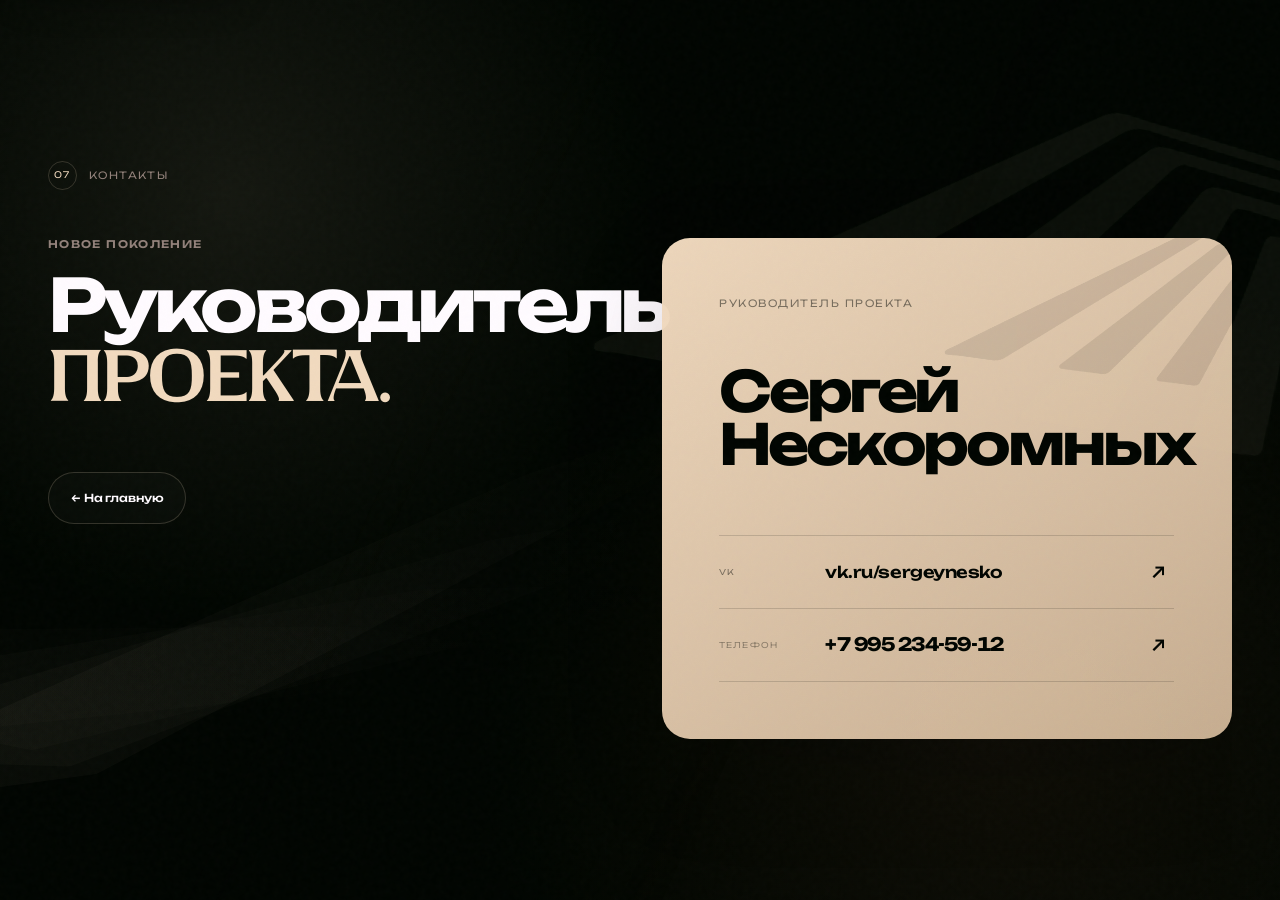
<file: site/contacts.html>
<!doctype html>
<html lang="ru">
<head>
  <meta charset="utf-8" />
  <meta name="viewport" content="width=device-width, initial-scale=1, viewport-fit=cover" />
  <meta name="theme-color" content="#000500" />
  <meta name="description" content="Контакты проекта «Новое поколение»: связь с руководителем, вопросы об участии, инициативах и сотрудничестве." />
  <title>Контакты — Новое поколение</title>
  <link rel="canonical" href="https://askuyr.github.io/novoepokolenie-site/contacts.html" />
  <meta property="og:type" content="website" />
  <meta property="og:locale" content="ru_RU" />
  <meta property="og:title" content="Контакты — Новое поколение" />
  <meta property="og:description" content="Контакты проекта «Новое поколение»: связь с руководителем, вопросы об участии, инициативах и сотрудничестве." />
  <meta property="og:url" content="https://askuyr.github.io/novoepokolenie-site/contacts.html" />
  <meta property="og:image" content="https://askuyr.github.io/novoepokolenie-site/assets/og-cover.jpg" />
  <meta property="og:image:secure_url" content="https://askuyr.github.io/novoepokolenie-site/assets/og-cover.jpg" />
  <!-- enhanced-meta:start -->
  <meta name="robots" content="index,follow,max-image-preview:large,max-snippet:-1,max-video-preview:-1" />
  <meta name="color-scheme" content="dark" />
  <meta name="referrer" content="strict-origin-when-cross-origin" />
  <meta property="og:site_name" content="Новое поколение" />
  <meta property="og:image:type" content="image/jpeg" />
  <meta property="og:image:width" content="1200" />
  <meta property="og:image:height" content="630" />
  <meta property="og:image:alt" content="Новое поколение — фирменный стиль и проекты" />
  <script type="application/ld+json">
{"@context":"https://schema.org","@graph":[{"@type":"Organization","@id":"https://askuyr.github.io/novoepokolenie-site/#organization","name":"Новое поколение","url":"https://askuyr.github.io/novoepokolenie-site/","description":"Открытая молодежная платформа для инициатив, развития и реальных действий.","logo":{"@type":"ImageObject","url":"https://askuyr.github.io/novoepokolenie-site/assets/logo-main.png","width":808,"height":384}},{"@type":"WebSite","@id":"https://askuyr.github.io/novoepokolenie-site/#website","url":"https://askuyr.github.io/novoepokolenie-site/","name":"Новое поколение","inLanguage":"ru-RU","publisher":{"@id":"https://askuyr.github.io/novoepokolenie-site/#organization"}},{"@type":"ContactPage","@id":"https://askuyr.github.io/novoepokolenie-site/contacts.html#webpage","url":"https://askuyr.github.io/novoepokolenie-site/contacts.html","name":"Контакты — Новое поколение","description":"Контакты проекта «Новое поколение»: связь с руководителем, вопросы об участии, инициативах и сотрудничестве.","inLanguage":"ru-RU","isPartOf":{"@id":"https://askuyr.github.io/novoepokolenie-site/#website"},"about":{"@id":"https://askuyr.github.io/novoepokolenie-site/#organization"},"primaryImageOfPage":{"@type":"ImageObject","url":"https://askuyr.github.io/novoepokolenie-site/assets/og-cover.jpg","width":1200,"height":630}},{"@type":"BreadcrumbList","@id":"https://askuyr.github.io/novoepokolenie-site/contacts.html#breadcrumb","itemListElement":[{"@type":"ListItem","position":1,"name":"Главная","item":"https://askuyr.github.io/novoepokolenie-site/"},{"@type":"ListItem","position":2,"name":"Контакты","item":"https://askuyr.github.io/novoepokolenie-site/contacts.html"}]}]}
</script>
  <!-- enhanced-meta:end -->


  <link rel="icon" href="assets/favicon.ico" sizes="any" />
  <link rel="icon" type="image/png" href="assets/favicon.png" />
  <link rel="apple-touch-icon" href="assets/favicon.png" />
  <link rel="preload" href="assets/fonts/Unbounded-Variable.woff2" as="font" type="font/woff2" crossorigin />
  <link rel="preload" href="assets/fonts/Ostrovsky-Bold.woff2" as="font" type="font/woff2" crossorigin />
  <link rel="stylesheet" href="styles.css" />
</head>
<body>
  <a class="skip-link" href="#main-content">К основному содержанию</a>
  <div class="brand-motion-bg" aria-hidden="true">
    <div class="brand-rays"><span class="brand-ray"></span><span class="brand-ray"></span><span class="brand-ray"></span><span class="brand-ray"></span></div>
    <img class="motion-symbol motion-symbol-one" src="assets/symbol.png" alt="" decoding="async" />
  </div>
  <main id="main-content">
    <section class="section contacts contact-page page-width" id="contacts">
      <div class="section-label"><span>07</span><span>Контакты</span></div>
      <div class="contacts-layout">
        <div class="section-heading">
          <p class="eyebrow">Новое поколение</p>
          <h1>Руководитель<br /><em>проекта.</em></h1>
          <a class="button button-quiet contact-back" href="index.html">← На главную</a>
        </div>
        <article class="contact-card">
          <span class="card-label">РУКОВОДИТЕЛЬ ПРОЕКТА</span>
          <h3>Сергей<br />Нескоромных</h3>
          <div class="contact-links" aria-label="Контакты Сергея Нескоромных">
            <a href="https://vk.ru/sergeynesko" target="_blank" rel="noopener noreferrer"><span>VK</span><strong>vk.ru/sergeynesko</strong><b>↗</b></a>
            <a href="tel:+79952345912"><span>Телефон</span><strong>+7 995 234-59-12</strong><b>↗</b></a>
          </div>
        </article>
      </div>
    </section>
  </main>
</body>
</html>
</file>
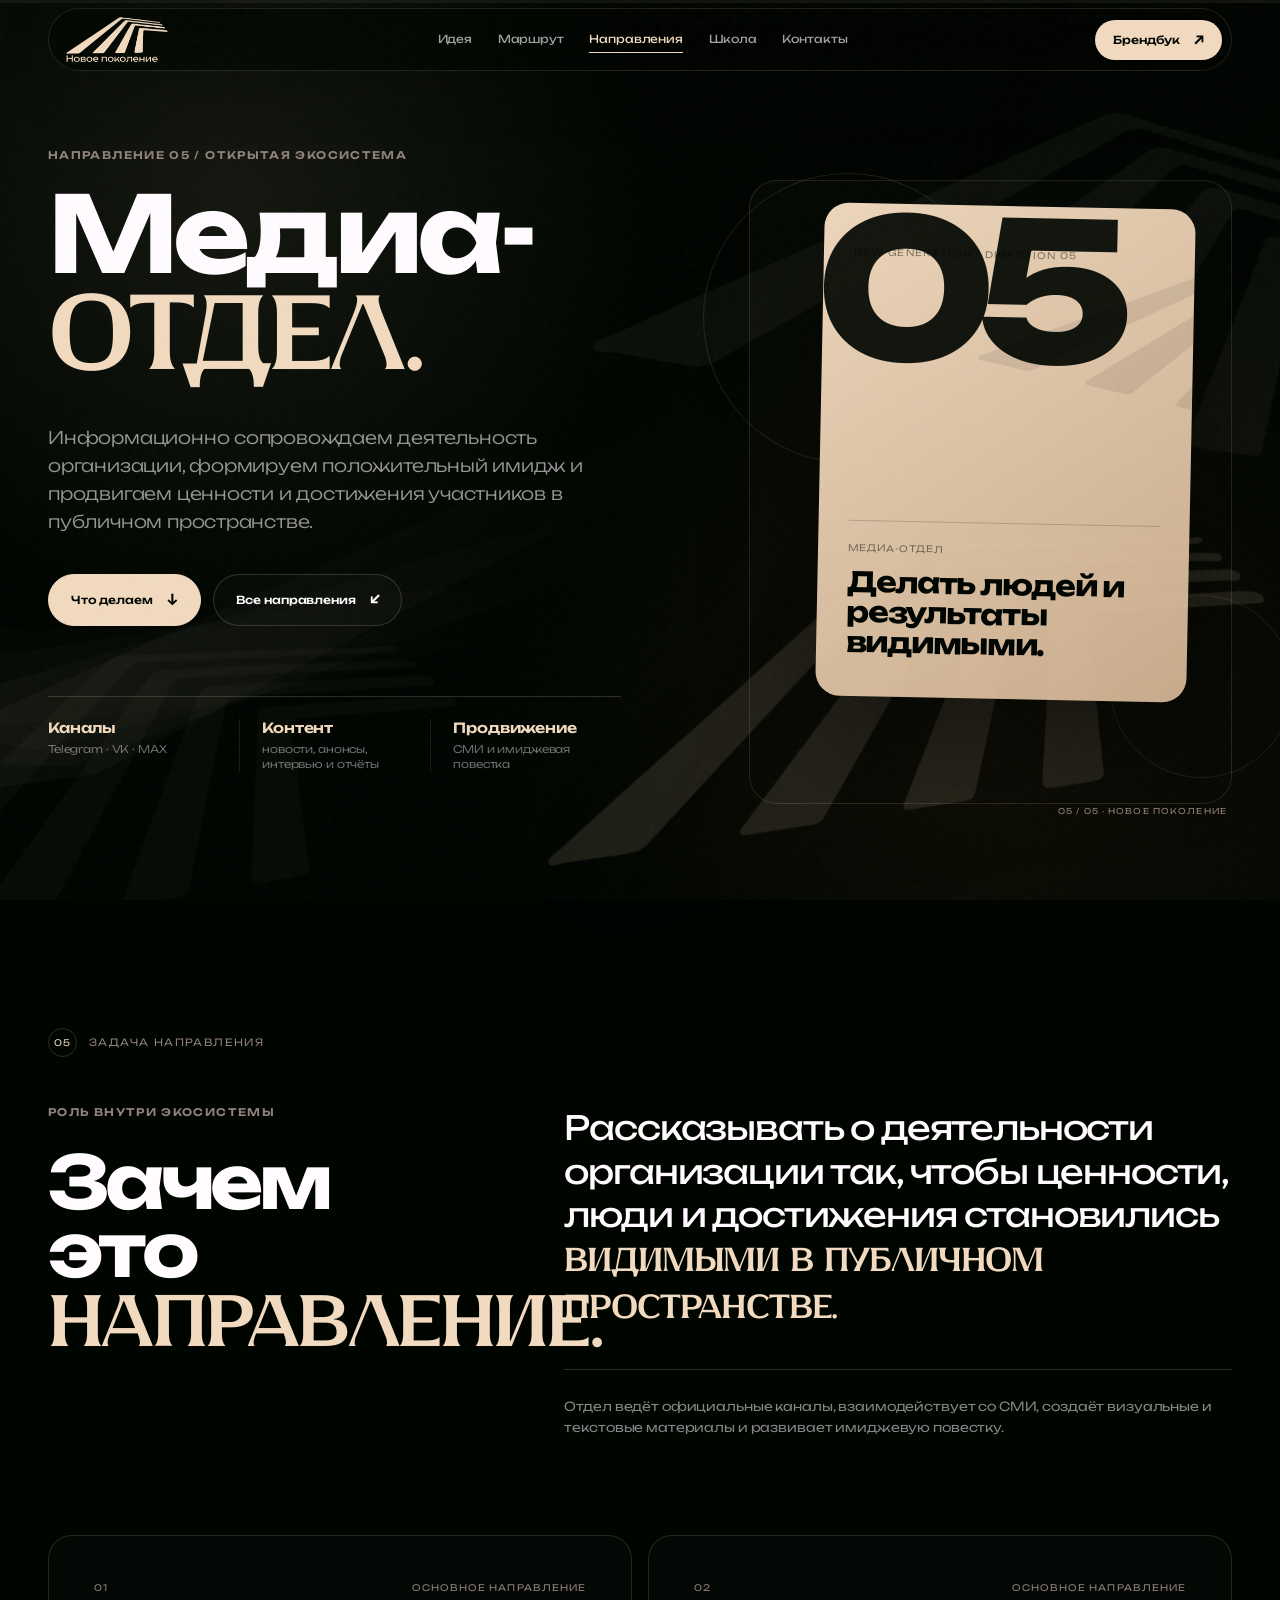
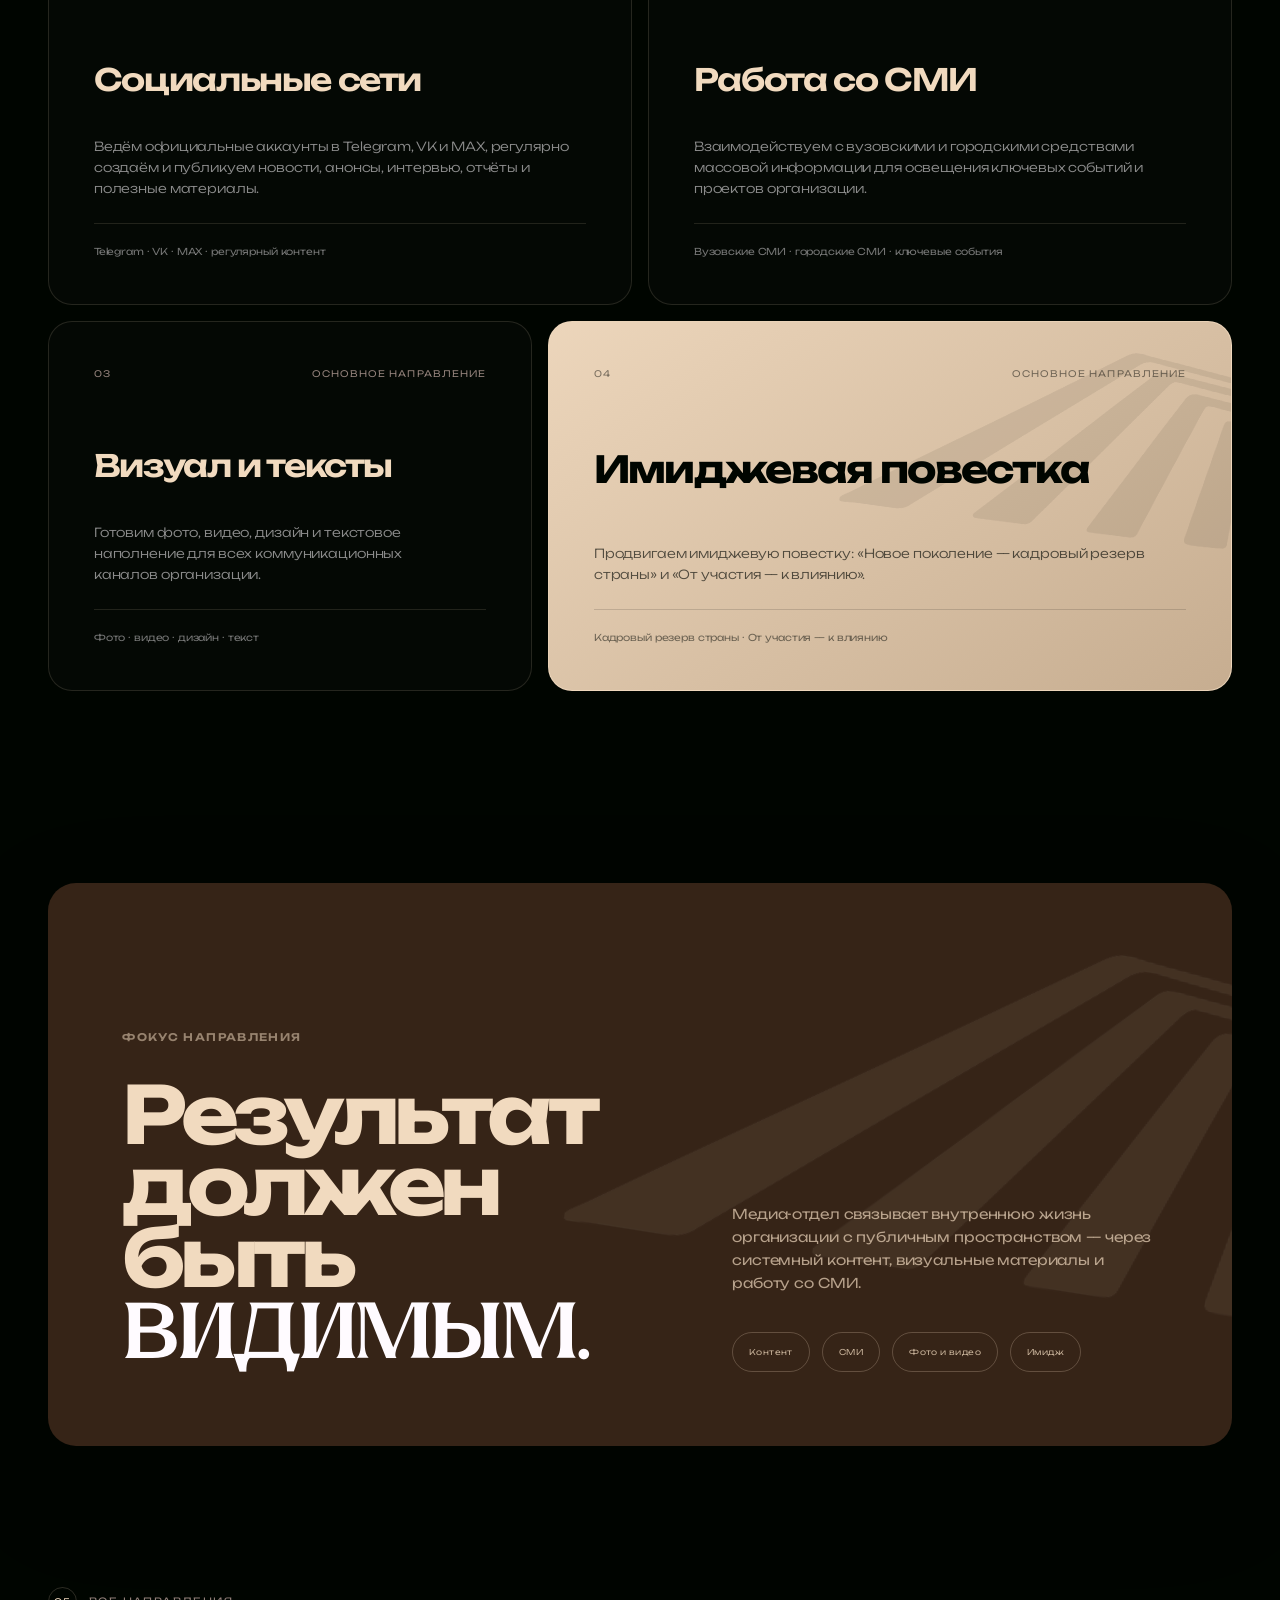
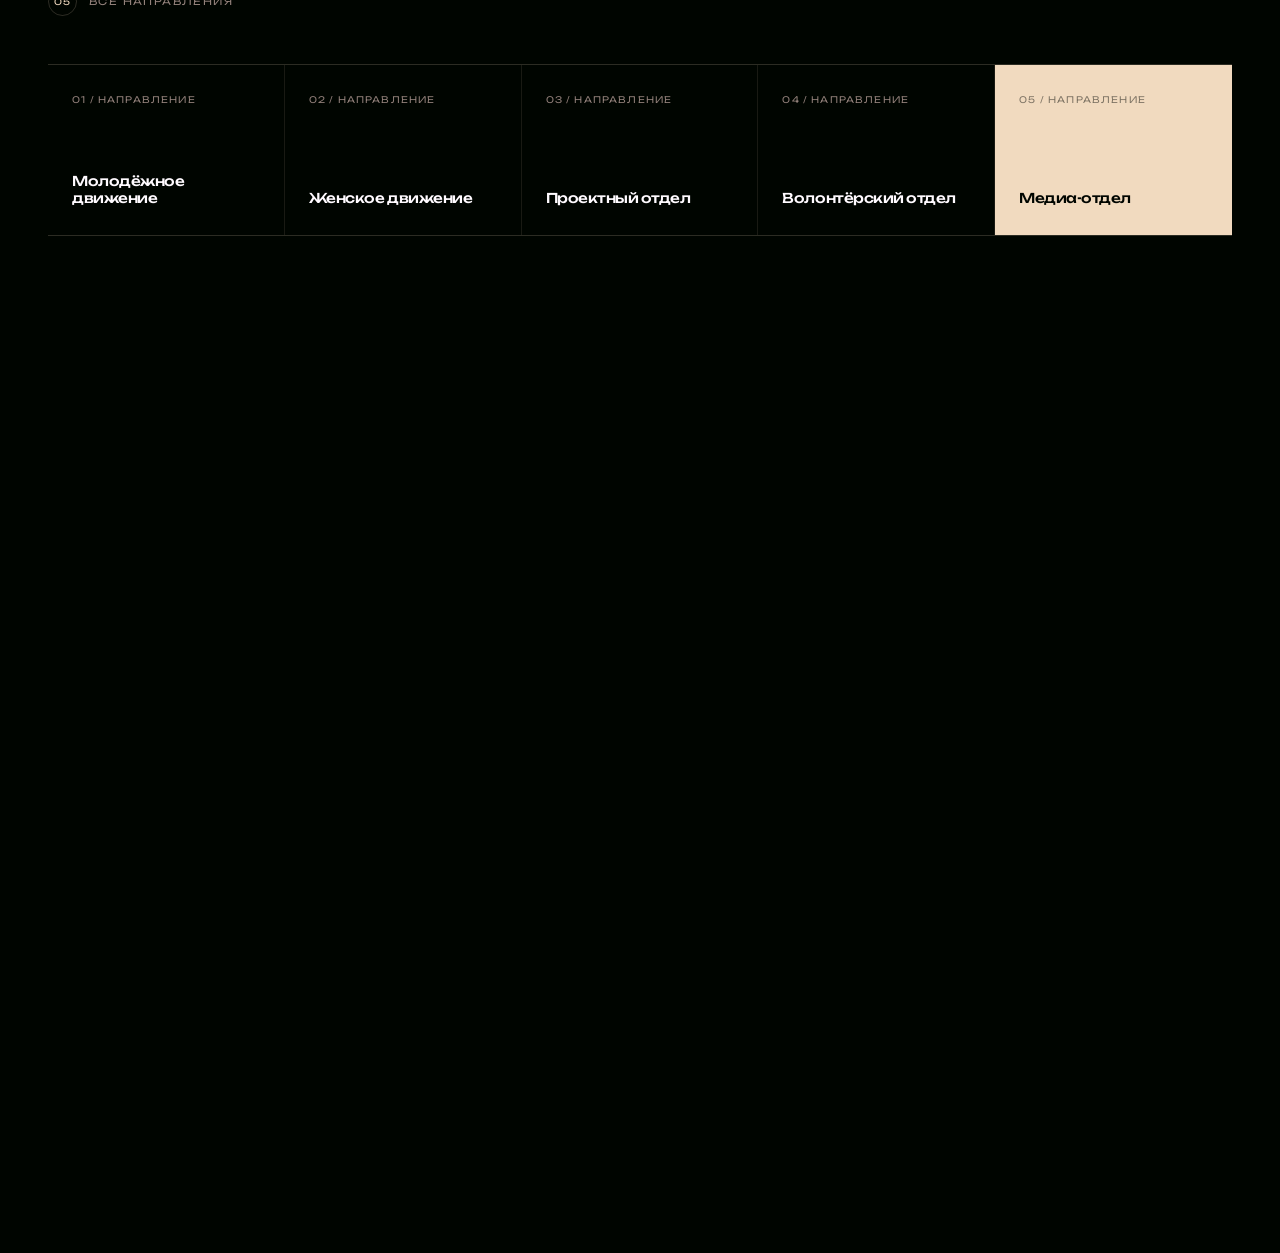
<file: site/media-department.html>
<!doctype html>
<html lang="ru">
<head>
  <meta charset="utf-8" />
  <meta name="viewport" content="width=device-width, initial-scale=1, viewport-fit=cover" />
  <meta name="theme-color" content="#000500" />
  <meta name="description" content="Медиа-отдел «Нового поколения»: соцсети, СМИ, фото, видео, дизайн и информационное сопровождение проектов и участников." />
  <title>Медиа-отдел — Новое поколение</title>
  <link rel="canonical" href="https://askuyr.github.io/novoepokolenie-site/media-department.html" />
  <meta property="og:type" content="website" />
  <meta property="og:locale" content="ru_RU" />
  <meta property="og:title" content="Медиа-отдел — Новое поколение" />
  <meta property="og:description" content="Медиа-отдел «Нового поколения»: соцсети, СМИ, фото, видео, дизайн и информационное сопровождение проектов и участников." />
  <meta property="og:url" content="https://askuyr.github.io/novoepokolenie-site/media-department.html" />
  <meta property="og:image" content="https://askuyr.github.io/novoepokolenie-site/assets/og-cover.jpg" />
  <meta property="og:image:secure_url" content="https://askuyr.github.io/novoepokolenie-site/assets/og-cover.jpg" />
  <!-- enhanced-meta:start -->
  <meta name="robots" content="index,follow,max-image-preview:large,max-snippet:-1,max-video-preview:-1" />
  <meta name="color-scheme" content="dark" />
  <meta name="referrer" content="strict-origin-when-cross-origin" />
  <meta property="og:site_name" content="Новое поколение" />
  <meta property="og:image:type" content="image/jpeg" />
  <meta property="og:image:width" content="1200" />
  <meta property="og:image:height" content="630" />
  <meta property="og:image:alt" content="Новое поколение — фирменный стиль и проекты" />
  <script type="application/ld+json">
{"@context":"https://schema.org","@graph":[{"@type":"Organization","@id":"https://askuyr.github.io/novoepokolenie-site/#organization","name":"Новое поколение","url":"https://askuyr.github.io/novoepokolenie-site/","description":"Открытая молодежная платформа для инициатив, развития и реальных действий.","logo":{"@type":"ImageObject","url":"https://askuyr.github.io/novoepokolenie-site/assets/logo-main.png","width":808,"height":384}},{"@type":"WebSite","@id":"https://askuyr.github.io/novoepokolenie-site/#website","url":"https://askuyr.github.io/novoepokolenie-site/","name":"Новое поколение","inLanguage":"ru-RU","publisher":{"@id":"https://askuyr.github.io/novoepokolenie-site/#organization"}},{"@type":"WebPage","@id":"https://askuyr.github.io/novoepokolenie-site/media-department.html#webpage","url":"https://askuyr.github.io/novoepokolenie-site/media-department.html","name":"Медиа-отдел — Новое поколение","description":"Медиа-отдел «Нового поколения»: соцсети, СМИ, фото, видео, дизайн и информационное сопровождение проектов и участников.","inLanguage":"ru-RU","isPartOf":{"@id":"https://askuyr.github.io/novoepokolenie-site/#website"},"about":{"@id":"https://askuyr.github.io/novoepokolenie-site/#organization"},"primaryImageOfPage":{"@type":"ImageObject","url":"https://askuyr.github.io/novoepokolenie-site/assets/og-cover.jpg","width":1200,"height":630}},{"@type":"BreadcrumbList","@id":"https://askuyr.github.io/novoepokolenie-site/media-department.html#breadcrumb","itemListElement":[{"@type":"ListItem","position":1,"name":"Главная","item":"https://askuyr.github.io/novoepokolenie-site/"},{"@type":"ListItem","position":2,"name":"Медиа-отдел","item":"https://askuyr.github.io/novoepokolenie-site/media-department.html"}]}]}
</script>
  <!-- enhanced-meta:end -->


  <link rel="icon" href="assets/favicon.ico" sizes="any" /><link rel="icon" type="image/png" href="assets/favicon.png" /><link rel="apple-touch-icon" href="assets/favicon.png" />
  <link rel="preload" href="assets/fonts/Unbounded-Variable.woff2" as="font" type="font/woff2" crossorigin /><link rel="preload" href="assets/fonts/Ostrovsky-Bold.woff2" as="font" type="font/woff2" crossorigin />
  <script>if(!window.matchMedia('(prefers-reduced-motion: reduce)').matches)document.documentElement.classList.add('motion-ready')</script>
  <link rel="stylesheet" href="styles.css" /><link rel="stylesheet" href="direction.css" />
</head>
<body class="direction-page">
  <a class="skip-link" href="#main-content">К основному содержанию</a>
  <div class="page-progress" aria-hidden="true"><span id="progressBar"></span></div>
  <div class="brand-motion-bg" aria-hidden="true"><div class="brand-rays"><span class="brand-ray"></span><span class="brand-ray"></span><span class="brand-ray"></span><span class="brand-ray"></span></div><img class="motion-symbol motion-symbol-one" src="assets/symbol.png" alt="" decoding="async" /><img class="motion-symbol motion-symbol-two" src="assets/symbol.png" alt="" decoding="async" /></div>
  <header class="site-header" id="top">
  <div class="nav-shell page-width">
    <a class="brand-mark" href="#top" aria-label="Новое поколение — наверх"><img src="assets/logo-main.png" alt="Новое поколение" width="808" height="384" decoding="async" /></a>
    <nav class="desktop-nav" aria-label="Основная навигация">
      <a href="index.html#idea">Идея</a><a href="index.html#route">Маршрут</a><a class="is-active" href="index.html#directions">Направления</a><a href="index.html#school">Школа</a><a href="index.html#contacts">Контакты</a>
    </nav>
    <a class="nav-cta" href="brandbook/index.html">Брендбук <span>↗</span></a>
    <button class="menu-toggle" type="button" aria-expanded="false" aria-controls="mobileNav" aria-label="Открыть меню">Меню</button>
  </div>
  <nav class="mobile-nav page-width" id="mobileNav" aria-label="Мобильная навигация" hidden>
    <a href="index.html#idea">Идея</a><a href="index.html#route">Маршрут</a><a href="index.html#directions">Направления</a><a href="index.html#school">Школа молодого чиновника</a><a href="index.html#contacts">Контакты</a><a href="index.html#join">Выбрать шаг <span>↗</span></a><a href="brandbook/index.html">Брендбук <span>↗</span></a>
  </nav>
</header>
  <main id="main-content">
    <section class="hero page-width reveal" data-theme="#000500|rgba(241,218,191,.085)|rgba(54,36,23,.28)">
      <div class="hero-grid">
        <div class="hero-copy">
          <p class="eyebrow">Направление 05 / открытая экосистема</p>
          <h1>Медиа-<br /><em>отдел.</em></h1>
          <p class="hero-lead">Информационно сопровождаем деятельность организации, формируем положительный имидж и продвигаем ценности и достижения участников в публичном пространстве.</p>
          <div class="hero-actions"><a class="button button-primary" href="#work">Что делаем <span>↓</span></a><a class="button button-quiet" href="index.html#directions">Все направления <span>↙</span></a></div>
          <div class="hero-facts"><div><strong>Каналы</strong><span>Telegram · VK · MAX</span></div><div><strong>Контент</strong><span>новости, анонсы, интервью и отчёты</span></div><div><strong>Продвижение</strong><span>СМИ и имиджевая повестка</span></div></div>
        </div>
        <div class="direction-hero-art" aria-hidden="true">
          <span class="direction-orbit one"></span><span class="direction-orbit two"></span>
          <img class="direction-symbol" src="assets/symbol.png" alt="" decoding="async" />
          <div class="direction-visual-card"><span class="direction-card-label">NEW GENERATION / DIRECTION 05</span><span class="direction-number">05</span><div class="direction-card-copy"><span>Медиа-отдел</span><strong>Делать людей и результаты видимыми.</strong></div></div>
          <span class="direction-visual-index">05 / 05 · новое поколение</span>
        </div>
      </div>
    </section>

    <section class="section page-width reveal" id="work" data-theme="#0e0b08|rgba(241,218,191,.075)|rgba(54,36,23,.34)">
      <div class="section-label"><span>05</span><span>Задача направления</span></div>
      <div class="direction-intro">
        <div class="section-heading"><p class="eyebrow">Роль внутри экосистемы</p><h2>Зачем это<br /><em>направление.</em></h2></div>
        <div><p class="direction-purpose">Рассказывать о деятельности организации так, чтобы ценности, люди и достижения становились <em>видимыми в публичном пространстве.</em></p><p class="direction-purpose-note">Отдел ведёт официальные каналы, взаимодействует со СМИ, создаёт визуальные и текстовые материалы и развивает имиджевую повестку.</p></div>
      </div>
      <div class="activity-grid"><article class="activity-card"><div class="activity-top"><span>01</span><span>Основное направление</span></div><h3>Социальные сети</h3><p>Ведём официальные аккаунты в Telegram, VK и MAX, регулярно создаём и публикуем новости, анонсы, интервью, отчёты и полезные материалы.</p><span class="activity-detail">Telegram · VK · MAX · регулярный контент</span></article><article class="activity-card"><div class="activity-top"><span>02</span><span>Основное направление</span></div><h3>Работа со СМИ</h3><p>Взаимодействуем с вузовскими и городскими средствами массовой информации для освещения ключевых событий и проектов организации.</p><span class="activity-detail">Вузовские СМИ · городские СМИ · ключевые события</span></article><article class="activity-card"><div class="activity-top"><span>03</span><span>Основное направление</span></div><h3>Визуал и тексты</h3><p>Готовим фото, видео, дизайн и текстовое наполнение для всех коммуникационных каналов организации.</p><span class="activity-detail">Фото · видео · дизайн · текст</span></article><article class="activity-card"><div class="activity-top"><span>04</span><span>Основное направление</span></div><h3>Имиджевая повестка</h3><p>Продвигаем имиджевую повестку: «Новое поколение — кадровый резерв страны» и «От участия — к влиянию».</p><span class="activity-detail">Кадровый резерв страны · От участия — к влиянию</span></article></div>
    </section>

    <section class="direction-manifest page-width reveal" data-theme="#100c09|rgba(146,129,122,.12)|rgba(54,36,23,.38)">
      <div class="direction-manifest-card"><div><p class="eyebrow">Фокус направления</p><h2>Результат должен<br />быть <em>видимым.</em></h2></div><div class="manifest-copy"><p>Медиа-отдел связывает внутреннюю жизнь организации с публичным пространством — через системный контент, визуальные материалы и работу со СМИ.</p><div class="manifest-tags"><span>Контент</span><span>СМИ</span><span>Фото и видео</span><span>Имидж</span></div></div></div>
    </section>

    <section class="direction-nav page-width reveal" data-theme="#050604|rgba(241,218,191,.06)|rgba(146,129,122,.18)">
      <div class="section-label"><span>05</span><span>Все направления</span></div><div class="direction-nav-grid"><a href="youth-movement.html"><span>01 / Направление</span><strong>Молодёжное движение</strong></a><a href="women-movement.html"><span>02 / Направление</span><strong>Женское движение</strong></a><a href="project-department.html"><span>03 / Направление</span><strong>Проектный отдел</strong></a><a href="volunteer-department.html"><span>04 / Направление</span><strong>Волонтёрский отдел</strong></a><a href="media-department.html" aria-current="page"><span>05 / Направление</span><strong>Медиа-отдел</strong></a></div>
    </section>

    <section class="join page-width reveal" data-theme="#000500|rgba(241,218,191,.095)|rgba(54,36,23,.38)">
      <div class="join-card"><div><span class="eyebrow">Следующий шаг</span><h2>Есть идея?<br /><em>Давай сделаем.</em></h2></div><div class="join-copy"><p>Вернись к общей карте направлений или выбери следующий способ включиться в работу «Нового поколения».</p><div class="join-actions"><a class="button button-primary" href="index.html#directions">К направлениям <span>↗</span></a><a class="button button-quiet-dark" href="index.html#join">Выбрать шаг <span>→</span></a></div></div></div>
    </section>
  </main>
  <footer class="site-footer"><div class="page-width footer-row"><a class="brand-mark" href="#top" aria-label="Новое поколение — наверх"><img src="assets/logo-main.png" alt="Новое поколение" width="808" height="384" decoding="async" /></a><p>От участия — к влиянию.</p><a class="back-top" href="#top">Наверх ↑</a></div></footer>
  <script src="app.js" defer></script>
</body>
</html>
</file>
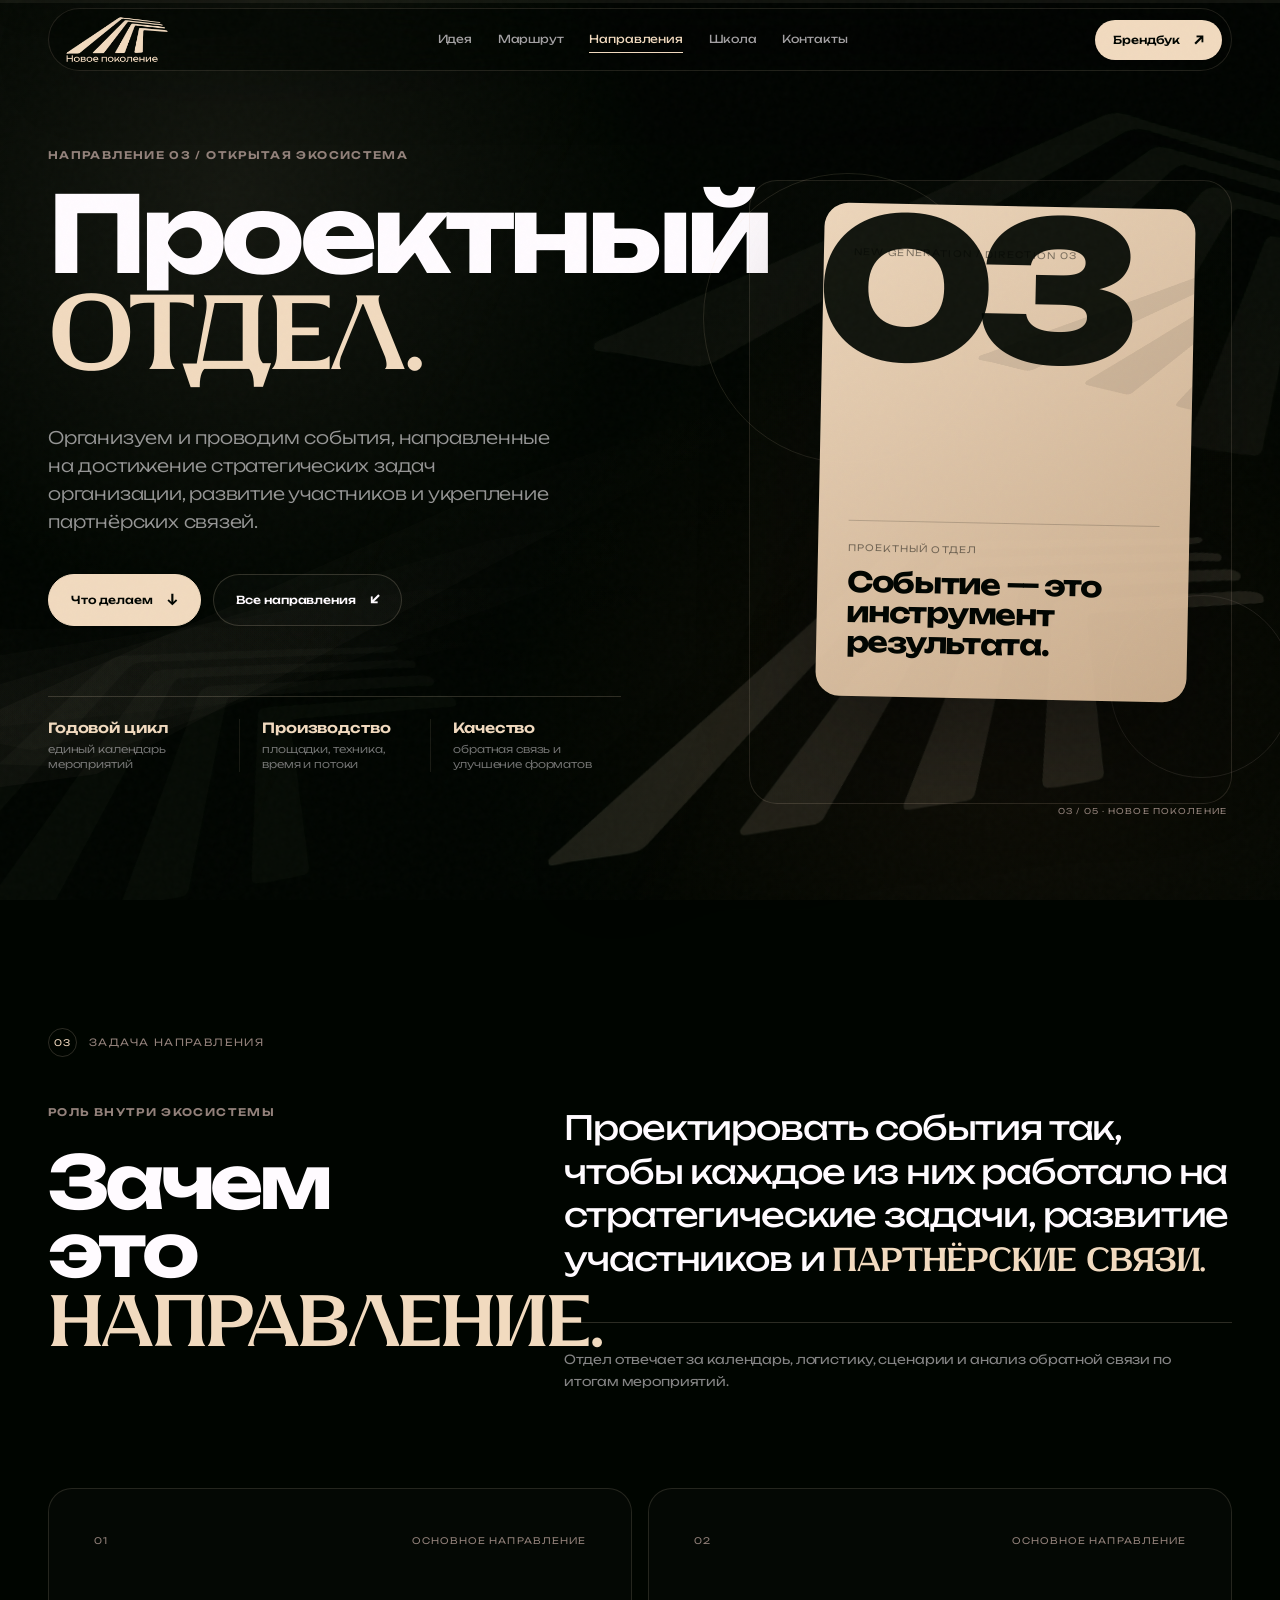
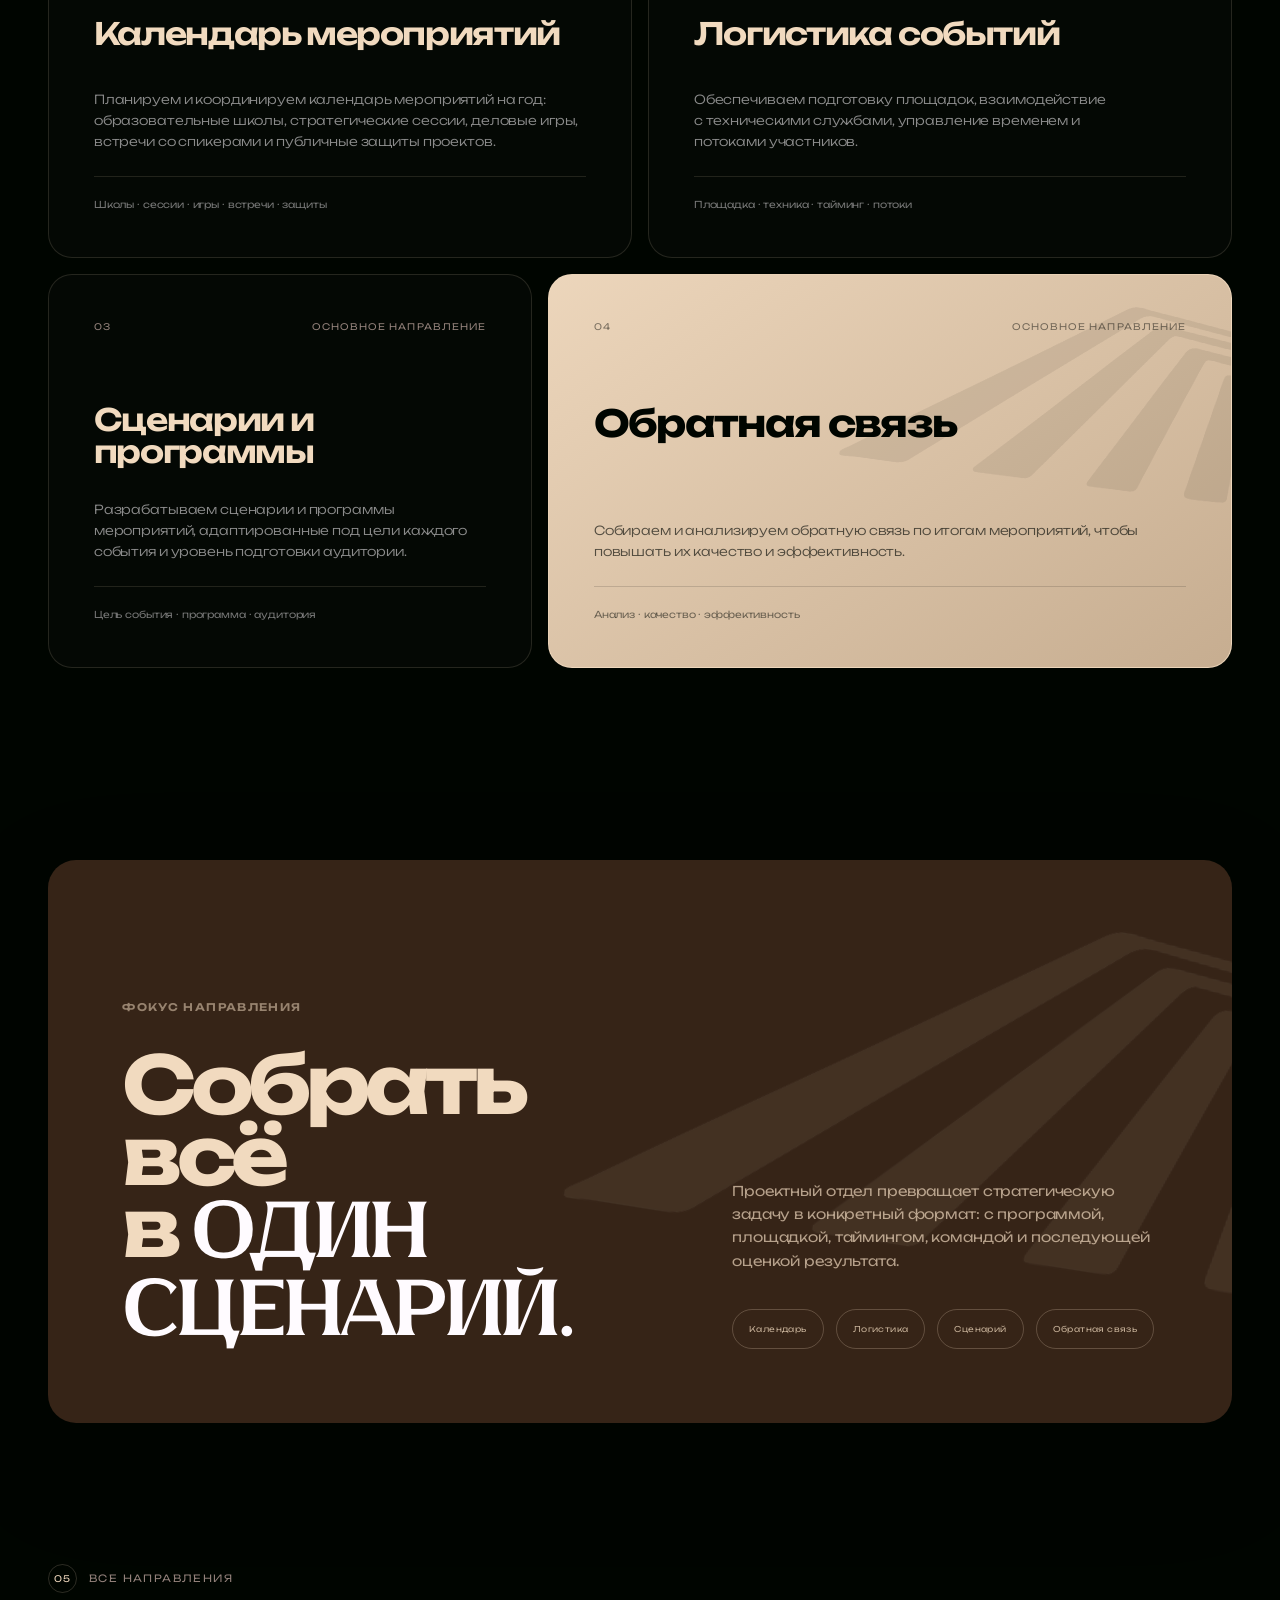
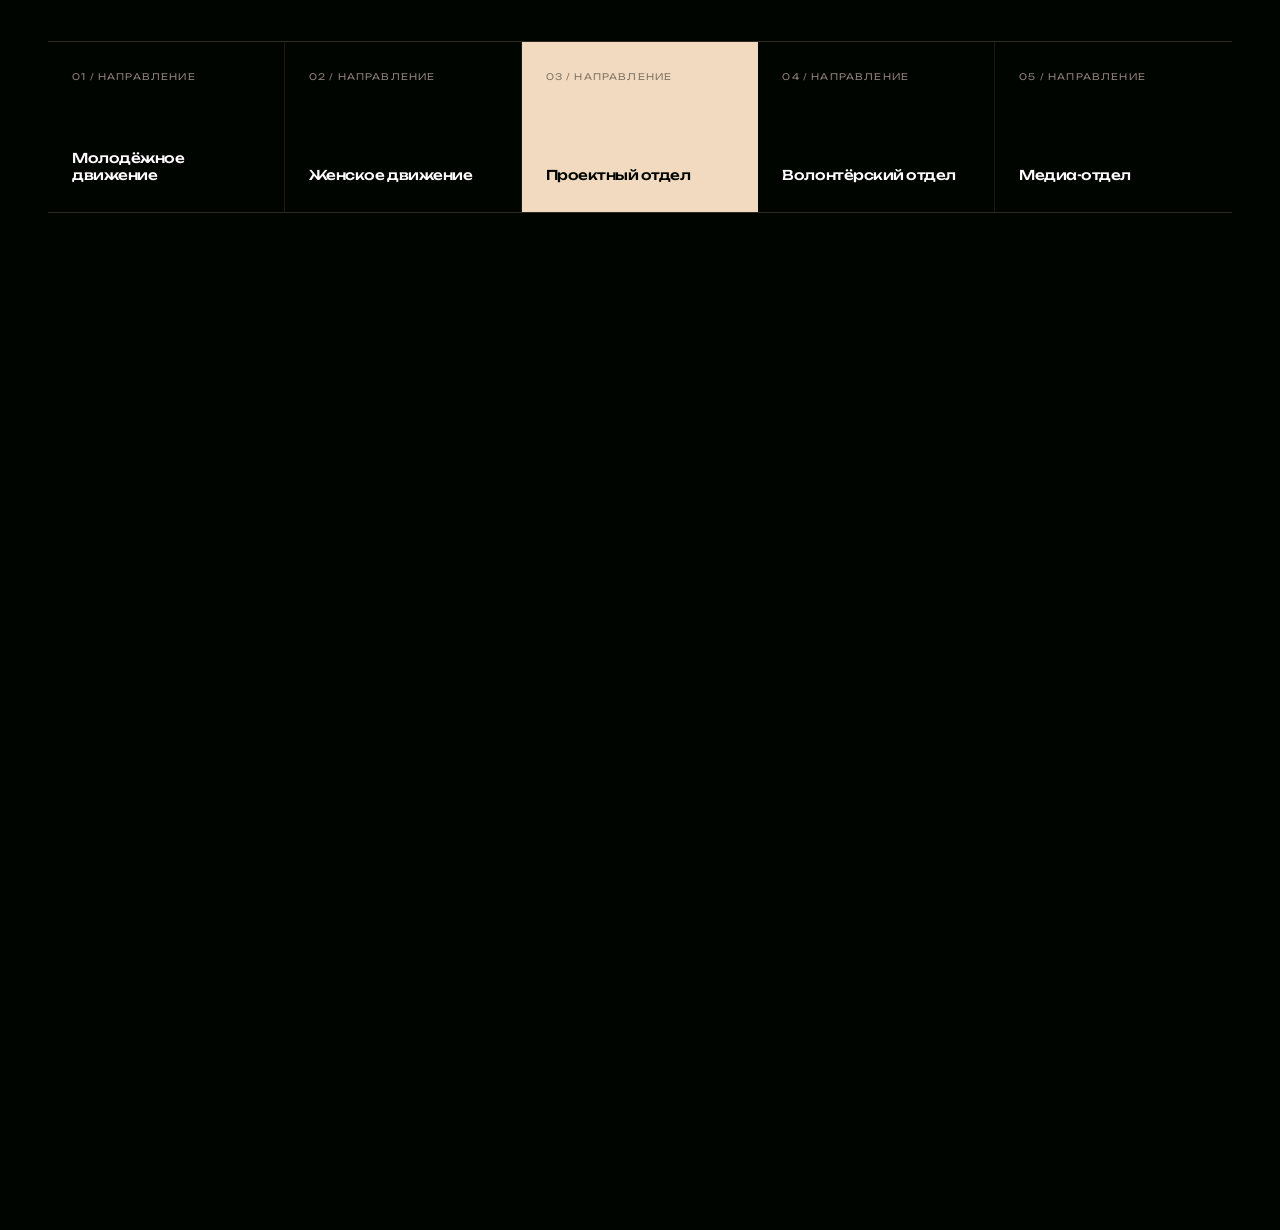
<file: site/project-department.html>
<!doctype html>
<html lang="ru">
<head>
  <meta charset="utf-8" />
  <meta name="viewport" content="width=device-width, initial-scale=1, viewport-fit=cover" />
  <meta name="theme-color" content="#000500" />
  <meta name="description" content="Проектный отдел «Нового поколения»: календарь мероприятий, логистика, сценарии, стратегические сессии и оценка эффективности событий." />
  <title>Проектный отдел — Новое поколение</title>
  <link rel="canonical" href="https://askuyr.github.io/novoepokolenie-site/project-department.html" />
  <meta property="og:type" content="website" />
  <meta property="og:locale" content="ru_RU" />
  <meta property="og:title" content="Проектный отдел — Новое поколение" />
  <meta property="og:description" content="Проектный отдел «Нового поколения»: календарь мероприятий, логистика, сценарии, стратегические сессии и оценка эффективности событий." />
  <meta property="og:url" content="https://askuyr.github.io/novoepokolenie-site/project-department.html" />
  <meta property="og:image" content="https://askuyr.github.io/novoepokolenie-site/assets/og-cover.jpg" />
  <meta property="og:image:secure_url" content="https://askuyr.github.io/novoepokolenie-site/assets/og-cover.jpg" />
  <!-- enhanced-meta:start -->
  <meta name="robots" content="index,follow,max-image-preview:large,max-snippet:-1,max-video-preview:-1" />
  <meta name="color-scheme" content="dark" />
  <meta name="referrer" content="strict-origin-when-cross-origin" />
  <meta property="og:site_name" content="Новое поколение" />
  <meta property="og:image:type" content="image/jpeg" />
  <meta property="og:image:width" content="1200" />
  <meta property="og:image:height" content="630" />
  <meta property="og:image:alt" content="Новое поколение — фирменный стиль и проекты" />
  <script type="application/ld+json">
{"@context":"https://schema.org","@graph":[{"@type":"Organization","@id":"https://askuyr.github.io/novoepokolenie-site/#organization","name":"Новое поколение","url":"https://askuyr.github.io/novoepokolenie-site/","description":"Открытая молодежная платформа для инициатив, развития и реальных действий.","logo":{"@type":"ImageObject","url":"https://askuyr.github.io/novoepokolenie-site/assets/logo-main.png","width":808,"height":384}},{"@type":"WebSite","@id":"https://askuyr.github.io/novoepokolenie-site/#website","url":"https://askuyr.github.io/novoepokolenie-site/","name":"Новое поколение","inLanguage":"ru-RU","publisher":{"@id":"https://askuyr.github.io/novoepokolenie-site/#organization"}},{"@type":"WebPage","@id":"https://askuyr.github.io/novoepokolenie-site/project-department.html#webpage","url":"https://askuyr.github.io/novoepokolenie-site/project-department.html","name":"Проектный отдел — Новое поколение","description":"Проектный отдел «Нового поколения»: календарь мероприятий, логистика, сценарии, стратегические сессии и оценка эффективности событий.","inLanguage":"ru-RU","isPartOf":{"@id":"https://askuyr.github.io/novoepokolenie-site/#website"},"about":{"@id":"https://askuyr.github.io/novoepokolenie-site/#organization"},"primaryImageOfPage":{"@type":"ImageObject","url":"https://askuyr.github.io/novoepokolenie-site/assets/og-cover.jpg","width":1200,"height":630}},{"@type":"BreadcrumbList","@id":"https://askuyr.github.io/novoepokolenie-site/project-department.html#breadcrumb","itemListElement":[{"@type":"ListItem","position":1,"name":"Главная","item":"https://askuyr.github.io/novoepokolenie-site/"},{"@type":"ListItem","position":2,"name":"Проектный отдел","item":"https://askuyr.github.io/novoepokolenie-site/project-department.html"}]}]}
</script>
  <!-- enhanced-meta:end -->


  <link rel="icon" href="assets/favicon.ico" sizes="any" /><link rel="icon" type="image/png" href="assets/favicon.png" /><link rel="apple-touch-icon" href="assets/favicon.png" />
  <link rel="preload" href="assets/fonts/Unbounded-Variable.woff2" as="font" type="font/woff2" crossorigin /><link rel="preload" href="assets/fonts/Ostrovsky-Bold.woff2" as="font" type="font/woff2" crossorigin />
  <script>if(!window.matchMedia('(prefers-reduced-motion: reduce)').matches)document.documentElement.classList.add('motion-ready')</script>
  <link rel="stylesheet" href="styles.css" /><link rel="stylesheet" href="direction.css" />
</head>
<body class="direction-page">
  <a class="skip-link" href="#main-content">К основному содержанию</a>
  <div class="page-progress" aria-hidden="true"><span id="progressBar"></span></div>
  <div class="brand-motion-bg" aria-hidden="true"><div class="brand-rays"><span class="brand-ray"></span><span class="brand-ray"></span><span class="brand-ray"></span><span class="brand-ray"></span></div><img class="motion-symbol motion-symbol-one" src="assets/symbol.png" alt="" decoding="async" /><img class="motion-symbol motion-symbol-two" src="assets/symbol.png" alt="" decoding="async" /></div>
  <header class="site-header" id="top">
  <div class="nav-shell page-width">
    <a class="brand-mark" href="#top" aria-label="Новое поколение — наверх"><img src="assets/logo-main.png" alt="Новое поколение" width="808" height="384" decoding="async" /></a>
    <nav class="desktop-nav" aria-label="Основная навигация">
      <a href="index.html#idea">Идея</a><a href="index.html#route">Маршрут</a><a class="is-active" href="index.html#directions">Направления</a><a href="index.html#school">Школа</a><a href="index.html#contacts">Контакты</a>
    </nav>
    <a class="nav-cta" href="brandbook/index.html">Брендбук <span>↗</span></a>
    <button class="menu-toggle" type="button" aria-expanded="false" aria-controls="mobileNav" aria-label="Открыть меню">Меню</button>
  </div>
  <nav class="mobile-nav page-width" id="mobileNav" aria-label="Мобильная навигация" hidden>
    <a href="index.html#idea">Идея</a><a href="index.html#route">Маршрут</a><a href="index.html#directions">Направления</a><a href="index.html#school">Школа молодого чиновника</a><a href="index.html#contacts">Контакты</a><a href="index.html#join">Выбрать шаг <span>↗</span></a><a href="brandbook/index.html">Брендбук <span>↗</span></a>
  </nav>
</header>
  <main id="main-content">
    <section class="hero page-width reveal" data-theme="#000500|rgba(241,218,191,.085)|rgba(54,36,23,.28)">
      <div class="hero-grid">
        <div class="hero-copy">
          <p class="eyebrow">Направление 03 / открытая экосистема</p>
          <h1>Проектный<br /><em>отдел.</em></h1>
          <p class="hero-lead">Организуем и проводим события, направленные на достижение стратегических задач организации, развитие участников и укрепление партнёрских связей.</p>
          <div class="hero-actions"><a class="button button-primary" href="#work">Что делаем <span>↓</span></a><a class="button button-quiet" href="index.html#directions">Все направления <span>↙</span></a></div>
          <div class="hero-facts"><div><strong>Годовой цикл</strong><span>единый календарь мероприятий</span></div><div><strong>Производство</strong><span>площадки, техника, время и потоки</span></div><div><strong>Качество</strong><span>обратная связь и улучшение форматов</span></div></div>
        </div>
        <div class="direction-hero-art" aria-hidden="true">
          <span class="direction-orbit one"></span><span class="direction-orbit two"></span>
          <img class="direction-symbol" src="assets/symbol.png" alt="" decoding="async" />
          <div class="direction-visual-card"><span class="direction-card-label">NEW GENERATION / DIRECTION 03</span><span class="direction-number">03</span><div class="direction-card-copy"><span>Проектный отдел</span><strong>Событие — это инструмент результата.</strong></div></div>
          <span class="direction-visual-index">03 / 05 · новое поколение</span>
        </div>
      </div>
    </section>

    <section class="section page-width reveal" id="work" data-theme="#0e0b08|rgba(241,218,191,.075)|rgba(54,36,23,.34)">
      <div class="section-label"><span>03</span><span>Задача направления</span></div>
      <div class="direction-intro">
        <div class="section-heading"><p class="eyebrow">Роль внутри экосистемы</p><h2>Зачем это<br /><em>направление.</em></h2></div>
        <div><p class="direction-purpose">Проектировать события так, чтобы каждое из них работало на стратегические задачи, развитие участников и <em>партнёрские связи.</em></p><p class="direction-purpose-note">Отдел отвечает за календарь, логистику, сценарии и анализ обратной связи по итогам мероприятий.</p></div>
      </div>
      <div class="activity-grid"><article class="activity-card"><div class="activity-top"><span>01</span><span>Основное направление</span></div><h3>Календарь мероприятий</h3><p>Планируем и координируем календарь мероприятий на год: образовательные школы, стратегические сессии, деловые игры, встречи со спикерами и публичные защиты проектов.</p><span class="activity-detail">Школы · сессии · игры · встречи · защиты</span></article><article class="activity-card"><div class="activity-top"><span>02</span><span>Основное направление</span></div><h3>Логистика событий</h3><p>Обеспечиваем подготовку площадок, взаимодействие с техническими службами, управление временем и потоками участников.</p><span class="activity-detail">Площадка · техника · тайминг · потоки</span></article><article class="activity-card"><div class="activity-top"><span>03</span><span>Основное направление</span></div><h3>Сценарии и программы</h3><p>Разрабатываем сценарии и программы мероприятий, адаптированные под цели каждого события и уровень подготовки аудитории.</p><span class="activity-detail">Цель события · программа · аудитория</span></article><article class="activity-card"><div class="activity-top"><span>04</span><span>Основное направление</span></div><h3>Обратная связь</h3><p>Собираем и анализируем обратную связь по итогам мероприятий, чтобы повышать их качество и эффективность.</p><span class="activity-detail">Анализ · качество · эффективность</span></article></div>
    </section>

    <section class="direction-manifest page-width reveal" data-theme="#100c09|rgba(146,129,122,.12)|rgba(54,36,23,.38)">
      <div class="direction-manifest-card"><div><p class="eyebrow">Фокус направления</p><h2>Собрать всё<br />в <em>один сценарий.</em></h2></div><div class="manifest-copy"><p>Проектный отдел превращает стратегическую задачу в конкретный формат: с программой, площадкой, таймингом, командой и последующей оценкой результата.</p><div class="manifest-tags"><span>Календарь</span><span>Логистика</span><span>Сценарий</span><span>Обратная связь</span></div></div></div>
    </section>

    <section class="direction-nav page-width reveal" data-theme="#050604|rgba(241,218,191,.06)|rgba(146,129,122,.18)">
      <div class="section-label"><span>05</span><span>Все направления</span></div><div class="direction-nav-grid"><a href="youth-movement.html"><span>01 / Направление</span><strong>Молодёжное движение</strong></a><a href="women-movement.html"><span>02 / Направление</span><strong>Женское движение</strong></a><a href="project-department.html" aria-current="page"><span>03 / Направление</span><strong>Проектный отдел</strong></a><a href="volunteer-department.html"><span>04 / Направление</span><strong>Волонтёрский отдел</strong></a><a href="media-department.html"><span>05 / Направление</span><strong>Медиа-отдел</strong></a></div>
    </section>

    <section class="join page-width reveal" data-theme="#000500|rgba(241,218,191,.095)|rgba(54,36,23,.38)">
      <div class="join-card"><div><span class="eyebrow">Следующий шаг</span><h2>Есть идея?<br /><em>Давай сделаем.</em></h2></div><div class="join-copy"><p>Вернись к общей карте направлений или выбери следующий способ включиться в работу «Нового поколения».</p><div class="join-actions"><a class="button button-primary" href="index.html#directions">К направлениям <span>↗</span></a><a class="button button-quiet-dark" href="index.html#join">Выбрать шаг <span>→</span></a></div></div></div>
    </section>
  </main>
  <footer class="site-footer"><div class="page-width footer-row"><a class="brand-mark" href="#top" aria-label="Новое поколение — наверх"><img src="assets/logo-main.png" alt="Новое поколение" width="808" height="384" decoding="async" /></a><p>От участия — к влиянию.</p><a class="back-top" href="#top">Наверх ↑</a></div></footer>
  <script src="app.js" defer></script>
</body>
</html>
</file>
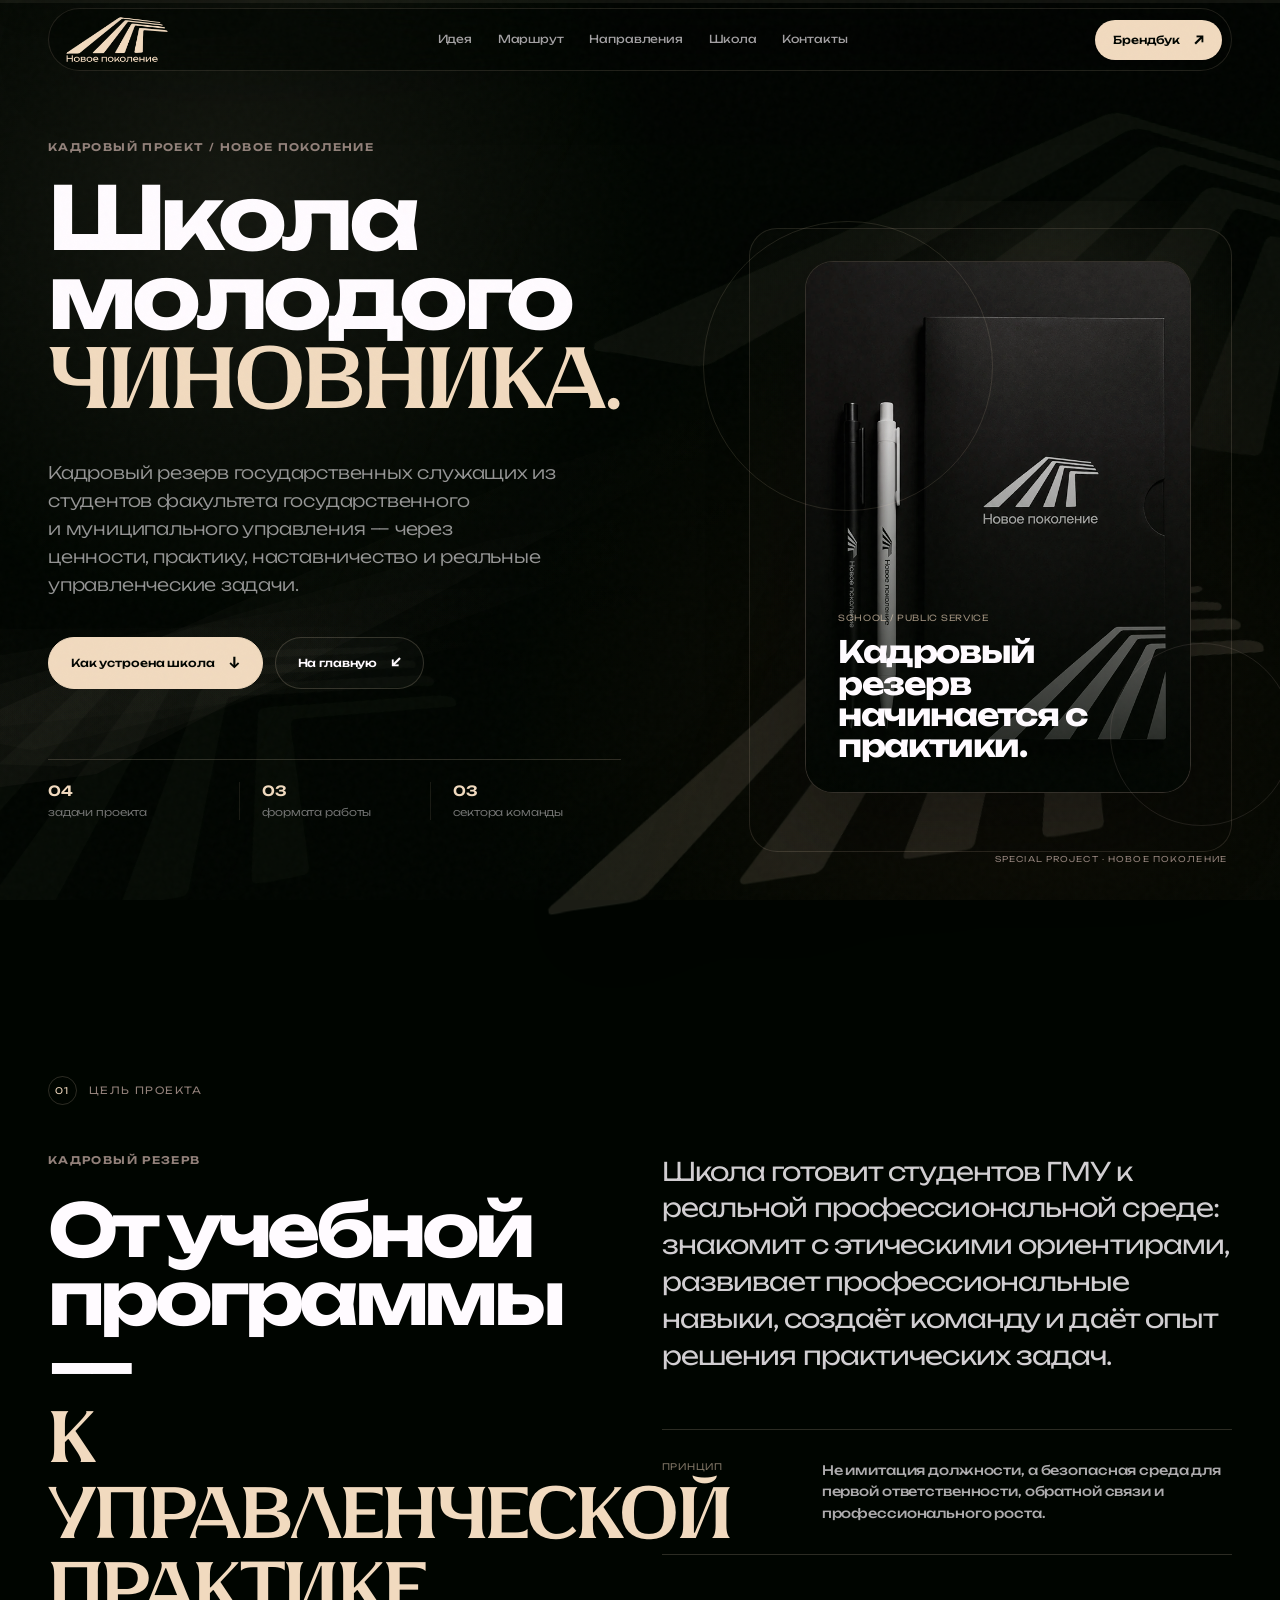
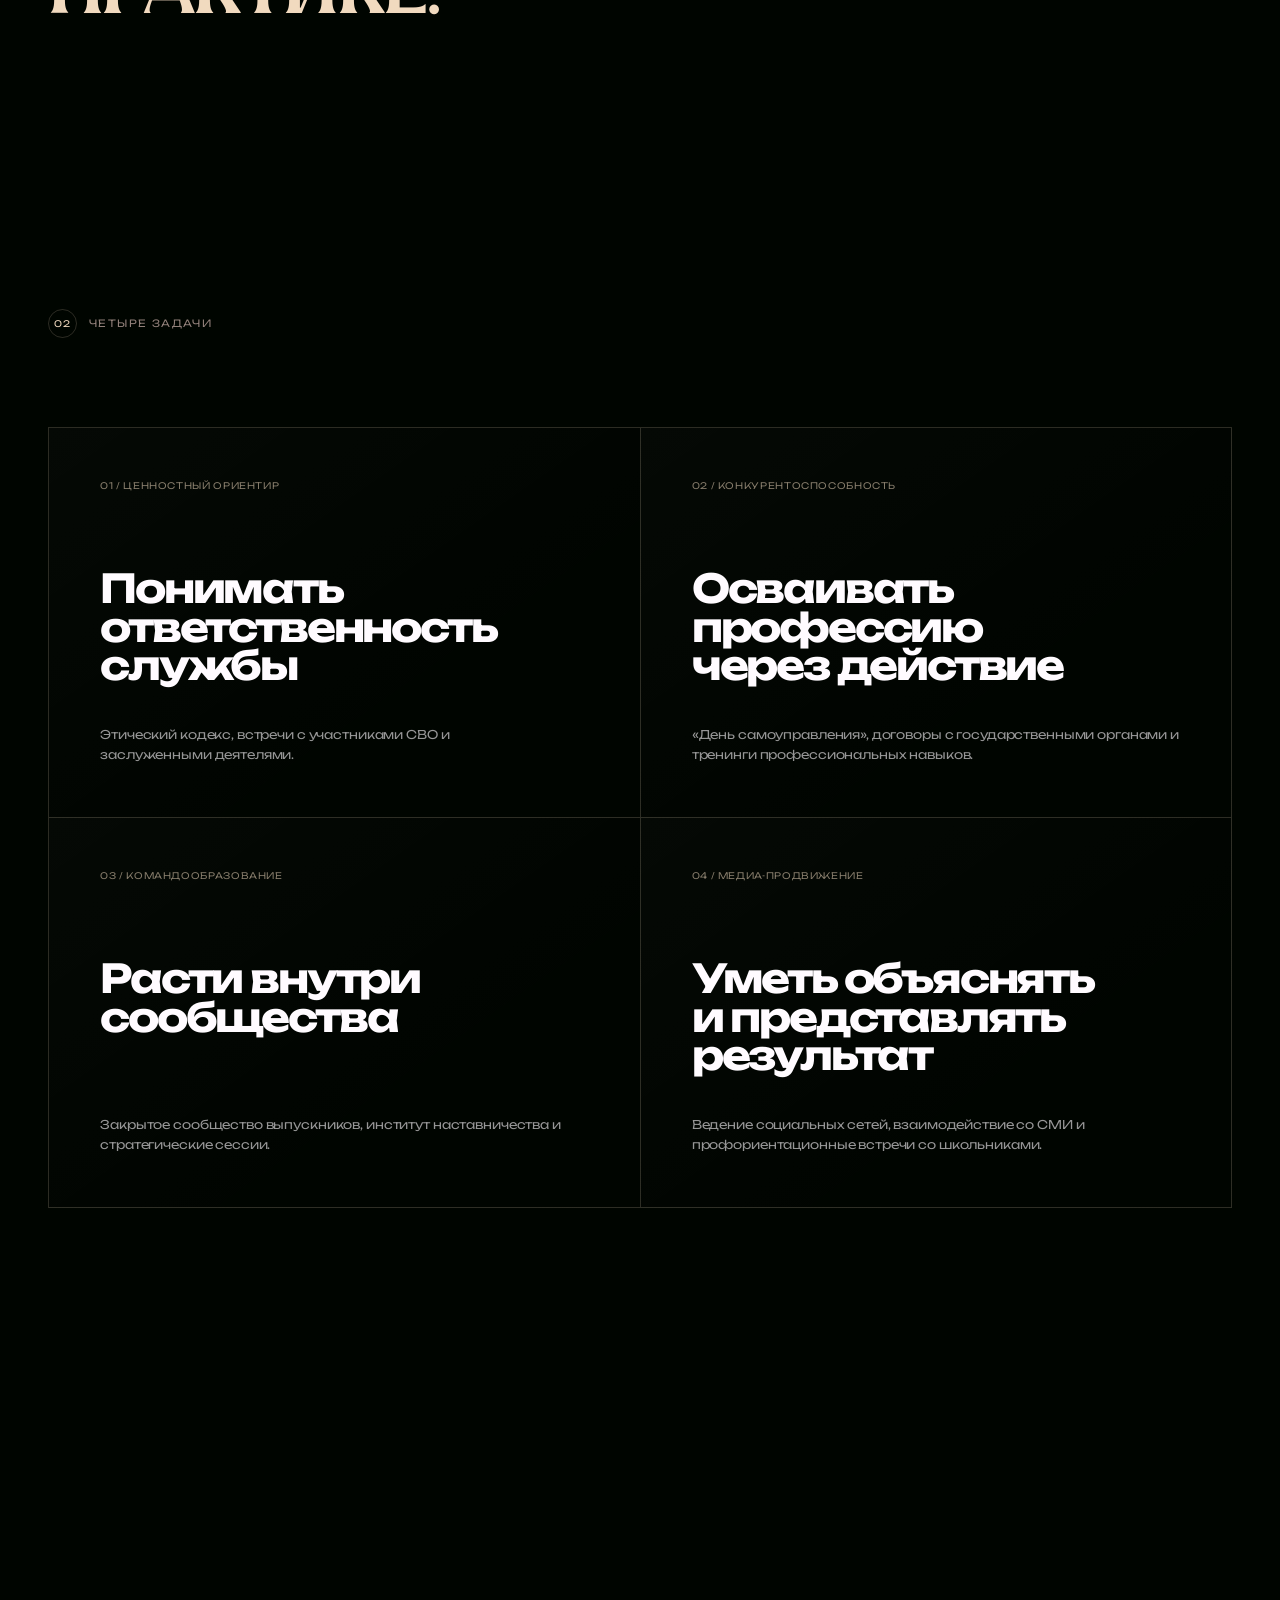
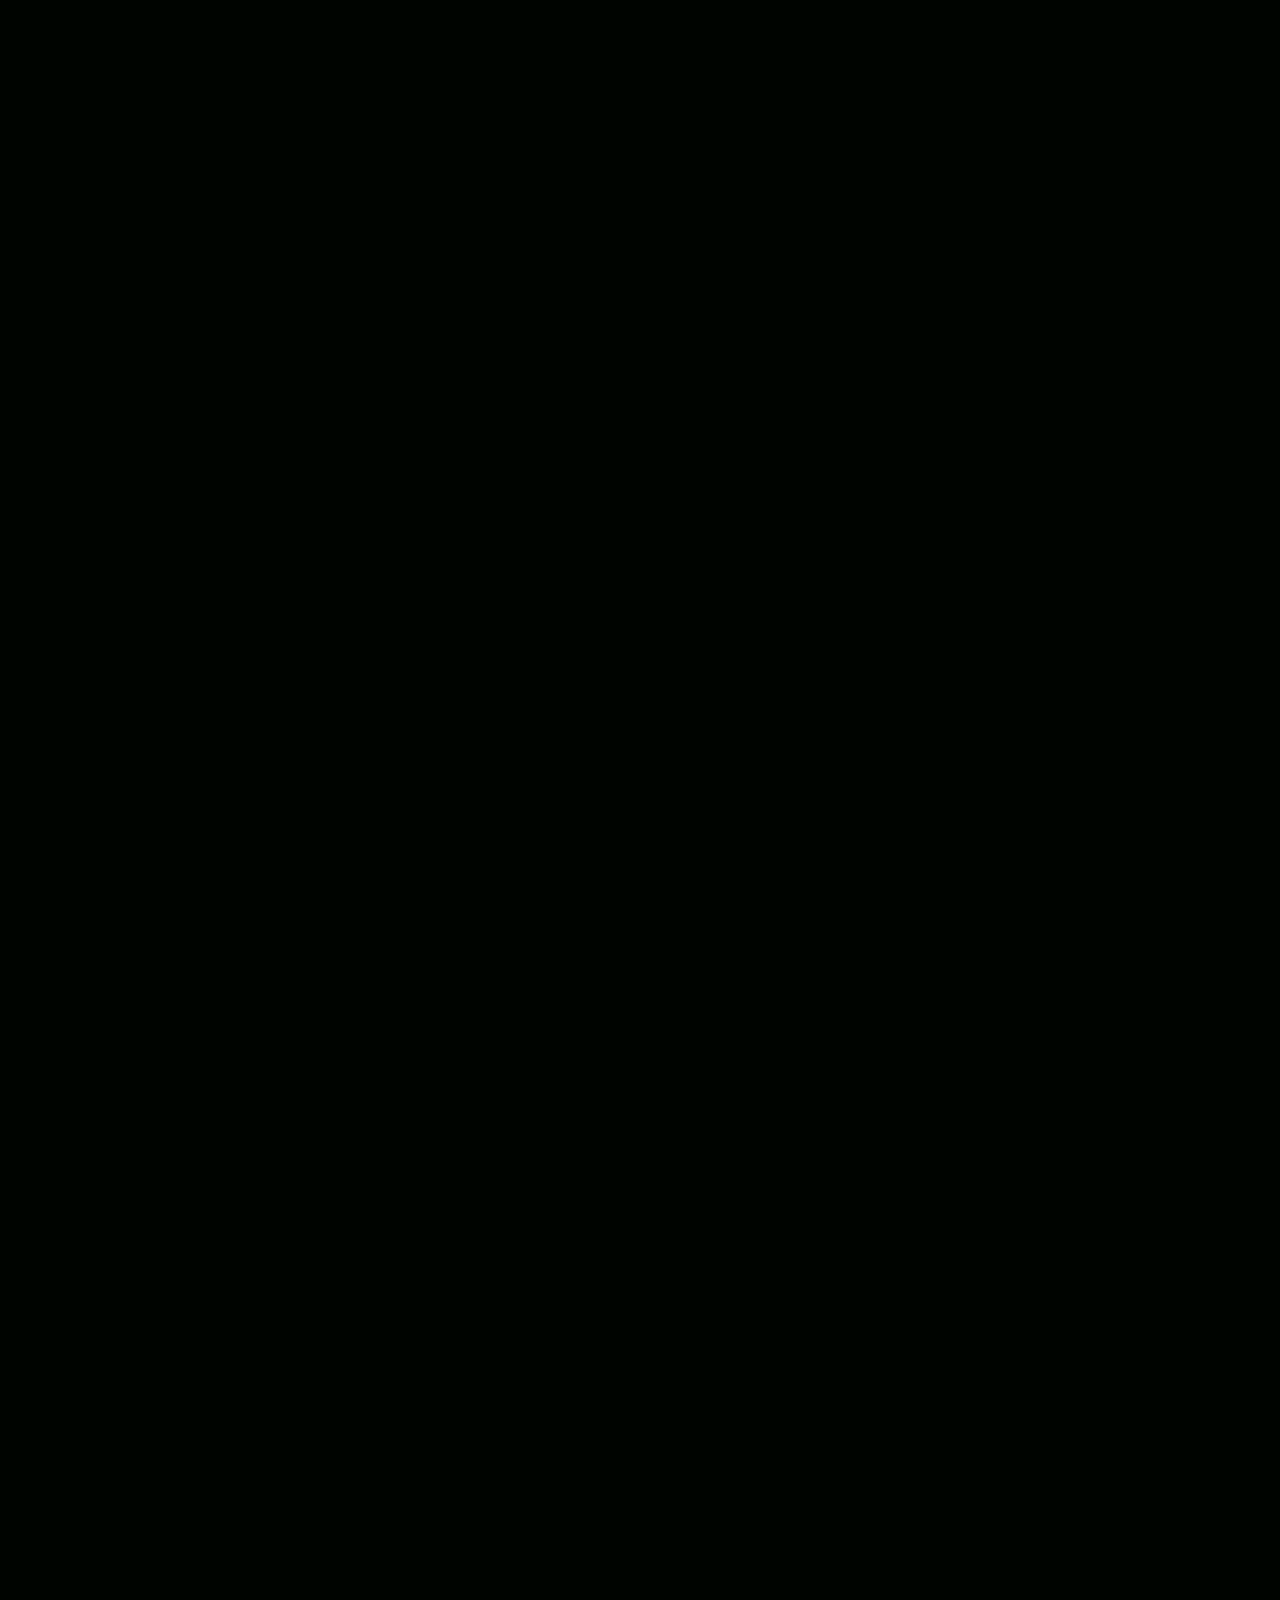
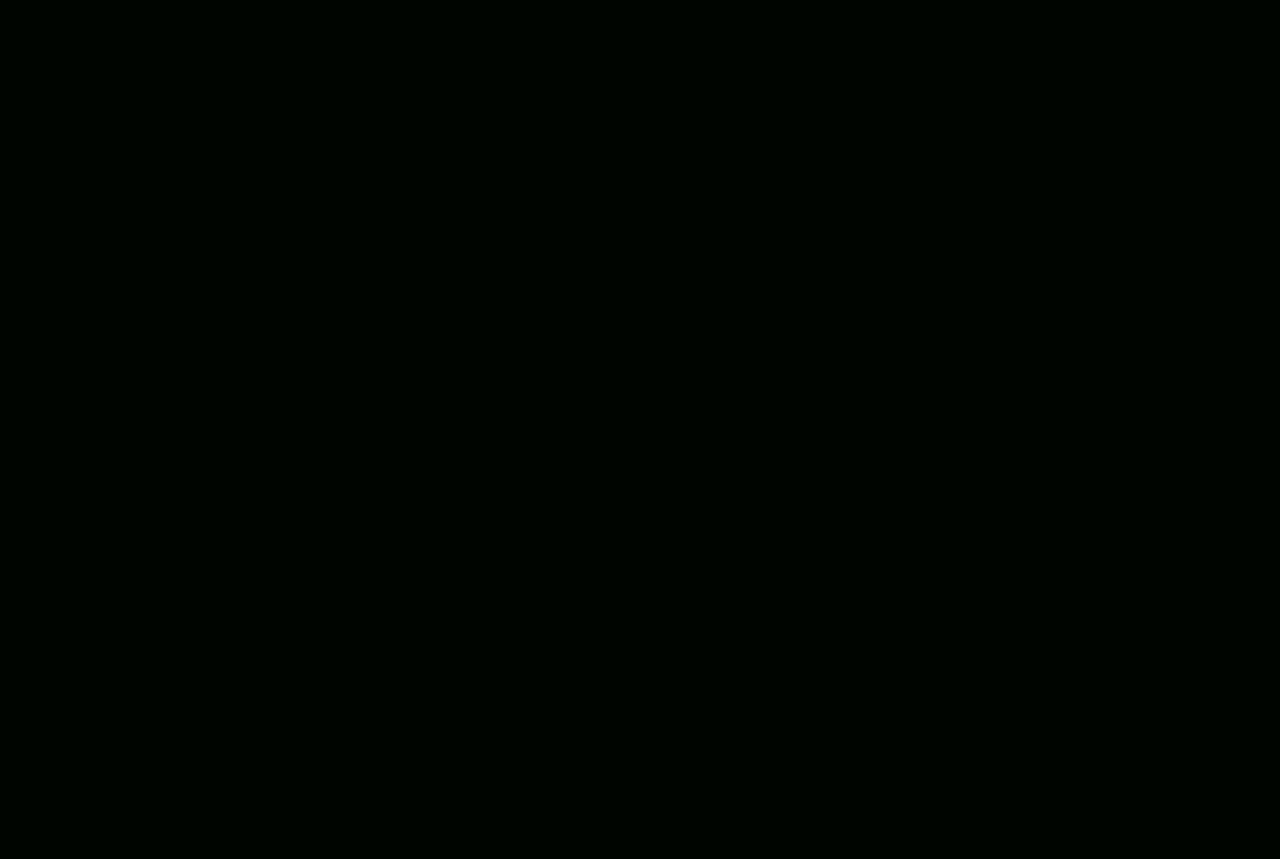
<file: site/school.html>
<!doctype html>
<html lang="ru">
<head>
  <meta charset="utf-8" />
  <meta name="viewport" content="width=device-width, initial-scale=1, viewport-fit=cover" />
  <meta name="theme-color" content="#000500" />
  <meta name="description" content="Кадровый проект «Нового поколения» для студентов ГМУ: ценности, практика, наставничество, стратегические сессии и реальные управленческие задачи." />
  <title>Школа молодого чиновника — Новое поколение</title>
  <link rel="canonical" href="https://askuyr.github.io/novoepokolenie-site/school.html" />
  <meta property="og:type" content="website" />
  <meta property="og:locale" content="ru_RU" />
  <meta property="og:title" content="Школа молодого чиновника — Новое поколение" />
  <meta property="og:description" content="Кадровый проект «Нового поколения» для студентов ГМУ: ценности, практика, наставничество, стратегические сессии и реальные управленческие задачи." />
  <meta property="og:url" content="https://askuyr.github.io/novoepokolenie-site/school.html" />
  <meta property="og:image" content="https://askuyr.github.io/novoepokolenie-site/assets/og-cover.jpg" />
  <meta property="og:image:secure_url" content="https://askuyr.github.io/novoepokolenie-site/assets/og-cover.jpg" />
  <!-- enhanced-meta:start -->
  <meta name="robots" content="index,follow,max-image-preview:large,max-snippet:-1,max-video-preview:-1" />
  <meta name="color-scheme" content="dark" />
  <meta name="referrer" content="strict-origin-when-cross-origin" />
  <meta property="og:site_name" content="Новое поколение" />
  <meta property="og:image:type" content="image/jpeg" />
  <meta property="og:image:width" content="1200" />
  <meta property="og:image:height" content="630" />
  <meta property="og:image:alt" content="Новое поколение — фирменный стиль и проекты" />
  <script type="application/ld+json">
{"@context":"https://schema.org","@graph":[{"@type":"Organization","@id":"https://askuyr.github.io/novoepokolenie-site/#organization","name":"Новое поколение","url":"https://askuyr.github.io/novoepokolenie-site/","description":"Открытая молодежная платформа для инициатив, развития и реальных действий.","logo":{"@type":"ImageObject","url":"https://askuyr.github.io/novoepokolenie-site/assets/logo-main.png","width":808,"height":384}},{"@type":"WebSite","@id":"https://askuyr.github.io/novoepokolenie-site/#website","url":"https://askuyr.github.io/novoepokolenie-site/","name":"Новое поколение","inLanguage":"ru-RU","publisher":{"@id":"https://askuyr.github.io/novoepokolenie-site/#organization"}},{"@type":"WebPage","@id":"https://askuyr.github.io/novoepokolenie-site/school.html#webpage","url":"https://askuyr.github.io/novoepokolenie-site/school.html","name":"Школа молодого чиновника — Новое поколение","description":"Кадровый проект «Нового поколения» для студентов ГМУ: ценности, практика, наставничество, стратегические сессии и реальные управленческие задачи.","inLanguage":"ru-RU","isPartOf":{"@id":"https://askuyr.github.io/novoepokolenie-site/#website"},"about":{"@id":"https://askuyr.github.io/novoepokolenie-site/#organization"},"primaryImageOfPage":{"@type":"ImageObject","url":"https://askuyr.github.io/novoepokolenie-site/assets/og-cover.jpg","width":1200,"height":630}},{"@type":"BreadcrumbList","@id":"https://askuyr.github.io/novoepokolenie-site/school.html#breadcrumb","itemListElement":[{"@type":"ListItem","position":1,"name":"Главная","item":"https://askuyr.github.io/novoepokolenie-site/"},{"@type":"ListItem","position":2,"name":"Школа молодого чиновника","item":"https://askuyr.github.io/novoepokolenie-site/school.html"}]}]}
</script>
  <!-- enhanced-meta:end -->

  <link rel="icon" href="assets/favicon.ico" sizes="any" />
  <link rel="icon" type="image/png" href="assets/favicon.png" />
  <link rel="apple-touch-icon" href="assets/favicon.png" />
  <link rel="preload" href="assets/fonts/Unbounded-Variable.woff2" as="font" type="font/woff2" crossorigin />
  <link rel="preload" href="assets/fonts/Ostrovsky-Bold.woff2" as="font" type="font/woff2" crossorigin />
  <script>if(!window.matchMedia('(prefers-reduced-motion: reduce)').matches)document.documentElement.classList.add('motion-ready')</script>
  <link rel="stylesheet" href="styles.css" />
  <link rel="stylesheet" href="direction.css" />
  <link rel="stylesheet" href="school.css" />
</head>
<body class="direction-page school-detail-page">
  <a class="skip-link" href="#main-content">К основному содержанию</a>
  <div class="page-progress" aria-hidden="true"><span id="progressBar"></span></div>
  <div class="brand-motion-bg" aria-hidden="true"><div class="brand-rays"><span class="brand-ray"></span><span class="brand-ray"></span><span class="brand-ray"></span><span class="brand-ray"></span></div><img class="motion-symbol motion-symbol-one" src="assets/symbol.png" alt="" decoding="async" /><img class="motion-symbol motion-symbol-two" src="assets/symbol.png" alt="" decoding="async" /></div>

  <header class="site-header" id="top">
    <div class="nav-shell page-width">
      <a class="brand-mark" href="#top" aria-label="Новое поколение — наверх"><img src="assets/logo-main.png" alt="Новое поколение" width="808" height="384" decoding="async" /></a>
      <nav class="desktop-nav" aria-label="Основная навигация">
        <a href="index.html#idea">Идея</a><a href="index.html#route">Маршрут</a><a href="index.html#directions">Направления</a><a class="is-active" href="#top">Школа</a><a href="index.html#contacts">Контакты</a>
      </nav>
      <a class="nav-cta" href="brandbook/index.html">Брендбук <span>↗</span></a>
      <button class="menu-toggle" type="button" aria-expanded="false" aria-controls="mobileNav" aria-label="Открыть меню">Меню</button>
    </div>
    <nav class="mobile-nav page-width" id="mobileNav" aria-label="Мобильная навигация" hidden>
      <a href="index.html#idea">Идея</a><a href="index.html#route">Маршрут</a><a href="index.html#benefits">Что получишь</a><a href="index.html#directions">Направления</a><a href="#mission">О школе</a><a href="#tracks">Форматы</a><a href="index.html#proposal">Предложить идею <span>↗</span></a><a href="brandbook/index.html">Брендбук <span>↗</span></a>
    </nav>
  </header>

  <main id="main-content">
    <section class="hero page-width reveal" data-theme="#000500|rgba(241,218,191,.085)|rgba(54,36,23,.28)">
      <div class="hero-grid">
        <div class="hero-copy">
          <p class="eyebrow">Кадровый проект / Новое поколение</p>
          <h1>Школа<br />молодого<br /><em>чиновника.</em></h1>
          <p class="hero-lead">Кадровый резерв государственных служащих из студентов факультета государственного и муниципального управления — через ценности, практику, наставничество и реальные управленческие задачи.</p>
          <div class="hero-actions"><a class="button button-primary" href="#mission">Как устроена школа <span>↓</span></a><a class="button button-quiet" href="index.html#school">На главную <span>↙</span></a></div>
          <div class="hero-facts"><div><strong>04</strong><span>задачи проекта</span></div><div><strong>03</strong><span>формата работы</span></div><div><strong>03</strong><span>сектора команды</span></div></div>
        </div>
        <div class="direction-hero-art school-hero-art" aria-hidden="true">
          <span class="direction-orbit one"></span><span class="direction-orbit two"></span>
          <img class="direction-symbol" src="assets/symbol.png" alt="" decoding="async" />
          <div class="school-visual-card"><img src="assets/folder-black.webp" alt="" decoding="async" fetchpriority="high" /><div><span>SCHOOL / PUBLIC SERVICE</span><strong>Кадровый резерв начинается с практики.</strong></div></div>
          <span class="direction-visual-index">SPECIAL PROJECT · новое поколение</span>
        </div>
      </div>
    </section>

    <section class="section page-width reveal" id="mission" data-theme="#0e0b08|rgba(241,218,191,.075)|rgba(54,36,23,.34)">
      <div class="section-label"><span>01</span><span>Цель проекта</span></div>
      <div class="school-intro-grid">
        <div class="section-heading"><p class="eyebrow">Кадровый резерв</p><h2>От учебной программы —<br /><em>к управленческой практике.</em></h2></div>
        <div class="school-intro-copy"><p>Школа готовит студентов ГМУ к реальной профессиональной среде: знакомит с этическими ориентирами, развивает профессиональные навыки, создаёт команду и даёт опыт решения практических задач.</p><div class="school-principle"><span>ПРИНЦИП</span><strong>Не имитация должности, а безопасная среда для первой ответственности, обратной связи и профессионального роста.</strong></div></div>
      </div>
    </section>

    <section class="section school-objectives reveal" id="objectives" data-theme="#100c09|rgba(146,129,122,.12)|rgba(54,36,23,.38)">
      <div class="page-width">
        <div class="section-label"><span>02</span><span>Четыре задачи</span></div>
        <div class="school-objective-grid">
          <article><span>01 / Ценностный ориентир</span><h3>Понимать ответственность службы</h3><p>Этический кодекс, встречи с участниками СВО и заслуженными деятелями.</p></article>
          <article><span>02 / Конкурентоспособность</span><h3>Осваивать профессию через действие</h3><p>«День самоуправления», договоры с государственными органами и тренинги профессиональных навыков.</p></article>
          <article><span>03 / Командообразование</span><h3>Расти внутри сообщества</h3><p>Закрытое сообщество выпускников, институт наставничества и стратегические сессии.</p></article>
          <article><span>04 / Медиа-продвижение</span><h3>Уметь объяснять и представлять результат</h3><p>Ведение социальных сетей, взаимодействие со СМИ и профориентационные встречи со школьниками.</p></article>
        </div>
      </div>
    </section>

    <section class="section page-width reveal" id="tracks" data-theme="#050604|rgba(241,218,191,.06)|rgba(146,129,122,.18)">
      <div class="section-label"><span>03</span><span>Форматы работы</span></div>
      <div class="section-heading wide-heading"><p class="eyebrow">Три трека</p><h2>Знание.<br />Практика.<br /><em>Коммуникация.</em></h2></div>
      <div class="school-track-grid">
        <article><span>01</span><h3>Образовательный</h3><p>Лекции и семинары с деканом и приглашёнными практиками.</p><b>Знания → контекст → профессиональный язык</b></article>
        <article><span>02</span><h3>Практико-ориентированный</h3><p>Экскурсии в органы власти и деловые игры на реальных кейсах региона.</p><b>Кейс → решение → обратная связь</b></article>
        <article><span>03</span><h3>Коммуникационный</h3><p>Рабочие чаты, общие собрания и отчётность, которые поддерживают командную дисциплину.</p><b>Команда → договорённости → результат</b></article>
      </div>
    </section>

    <section class="section page-width reveal" id="management" data-theme="#0b0806|rgba(241,218,191,.09)|rgba(54,36,23,.34)">
      <div class="section-label"><span>04</span><span>Управление школой</span></div>
      <div class="management-layout">
        <div class="section-heading"><p class="eyebrow">Роли и ответственность</p><h2>Небольшая команда.<br /><em>Понятные роли.</em></h2></div>
        <div class="management-list">
          <article><span>Куратор</span><strong>Декан факультета</strong><p>Поддерживает образовательный контур и связь с профессиональной средой.</p></article>
          <article><span>Руководитель</span><strong>Студент</strong><p>Координирует работу школы и отвечает за ежедневное движение проекта.</p></article>
          <article><span>Секторы</span><strong>Организационный · внешних связей · SMM</strong><p>Три функциональных направления обеспечивают мероприятия, партнёрские коммуникации и медиа-сопровождение.</p></article>
        </div>
      </div>
    </section>

    <section class="join page-width reveal" data-theme="#000500|rgba(241,218,191,.095)|rgba(54,36,23,.38)">
      <div class="join-card"><div><span class="eyebrow">Следующий шаг</span><h2>Хочешь<br /><em>узнать больше?</em></h2></div><div class="join-copy"><p>Оставь идею или вопрос через форму на главной странице — заявка собирается в браузере и готова к отправке руководителю проекта.</p><div class="join-actions"><a class="button button-primary" href="index.html#proposal">Предложить идею <span>↗</span></a><a class="button button-quiet-dark" href="index.html#contacts">Контакты <span>→</span></a></div></div></div>
    </section>
  </main>

  <footer class="site-footer"><div class="page-width footer-row"><a class="brand-mark" href="#top" aria-label="Новое поколение — наверх"><img src="assets/logo-main.png" alt="Новое поколение" width="808" height="384" decoding="async" /></a><p>От участия — к влиянию.</p><a class="back-top" href="#top">Наверх ↑</a></div></footer>
  <script src="app.js" defer></script>
</body>
</html>
</file>
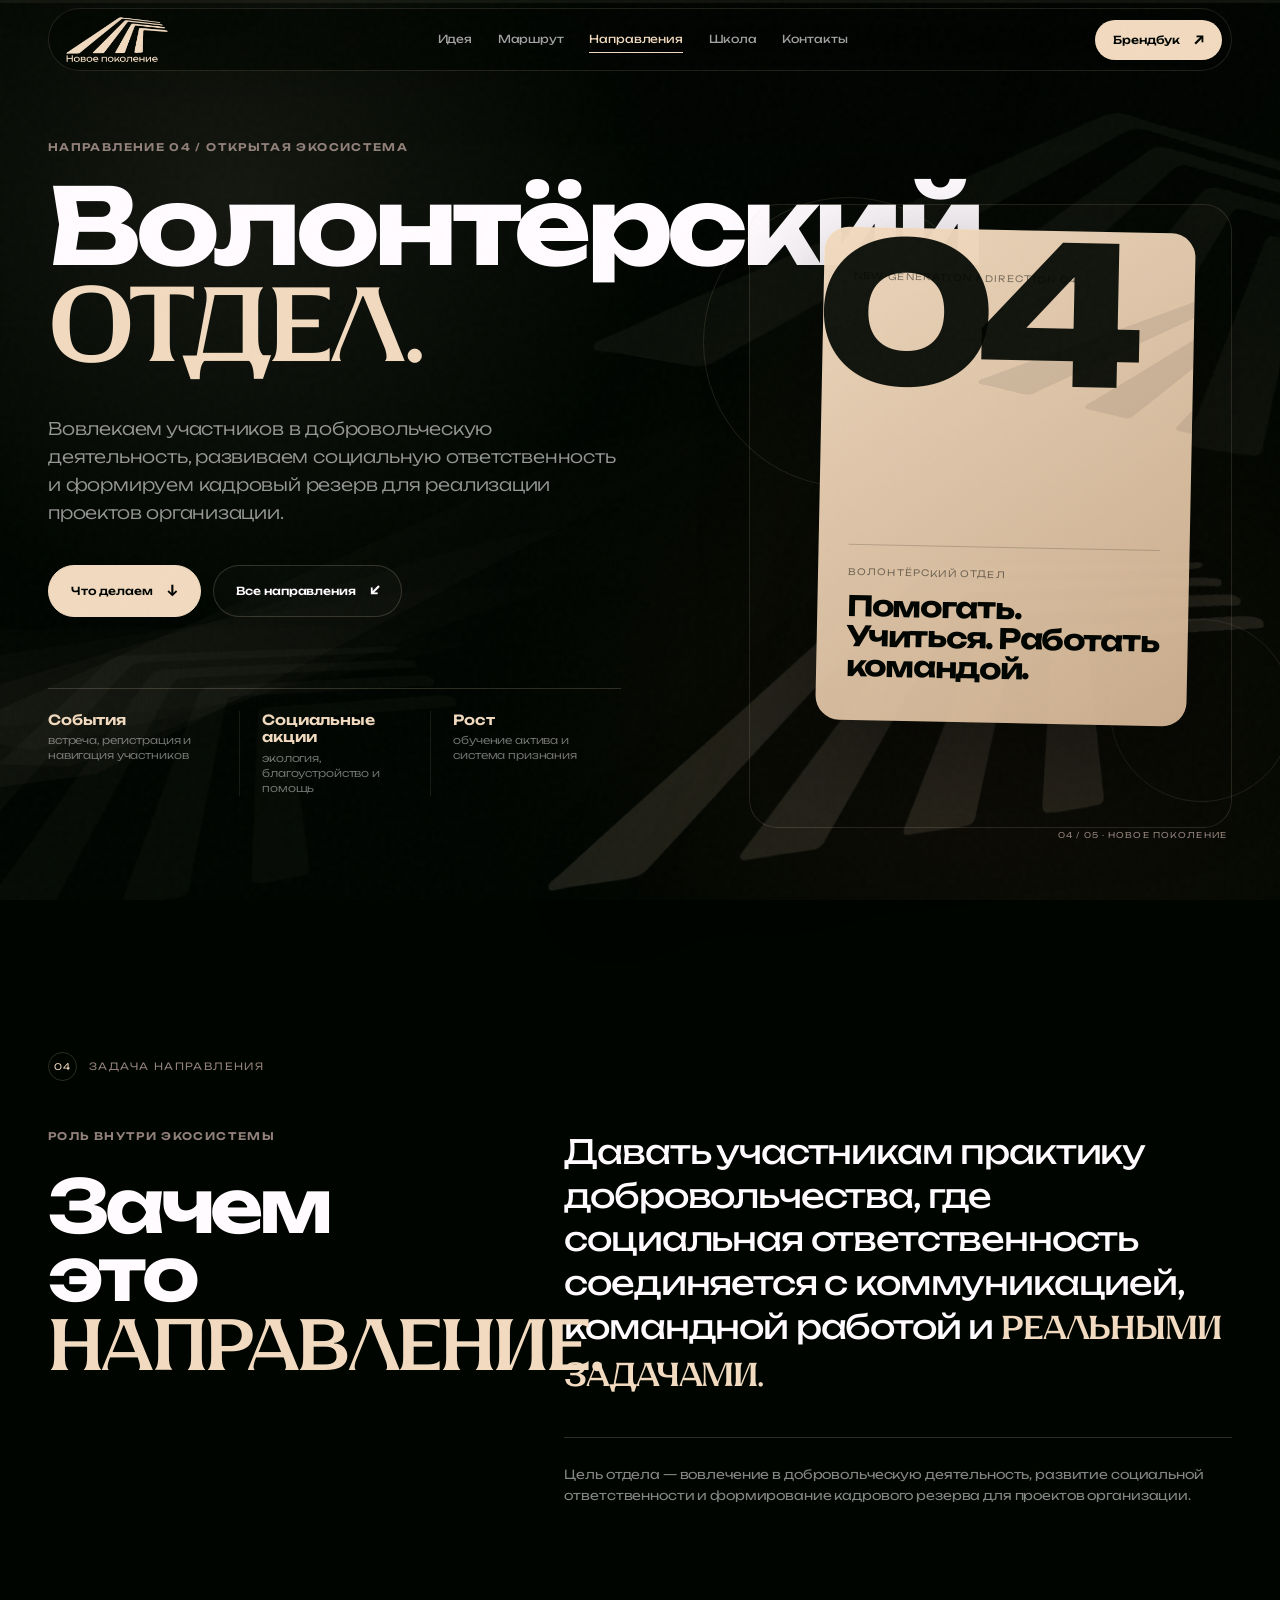
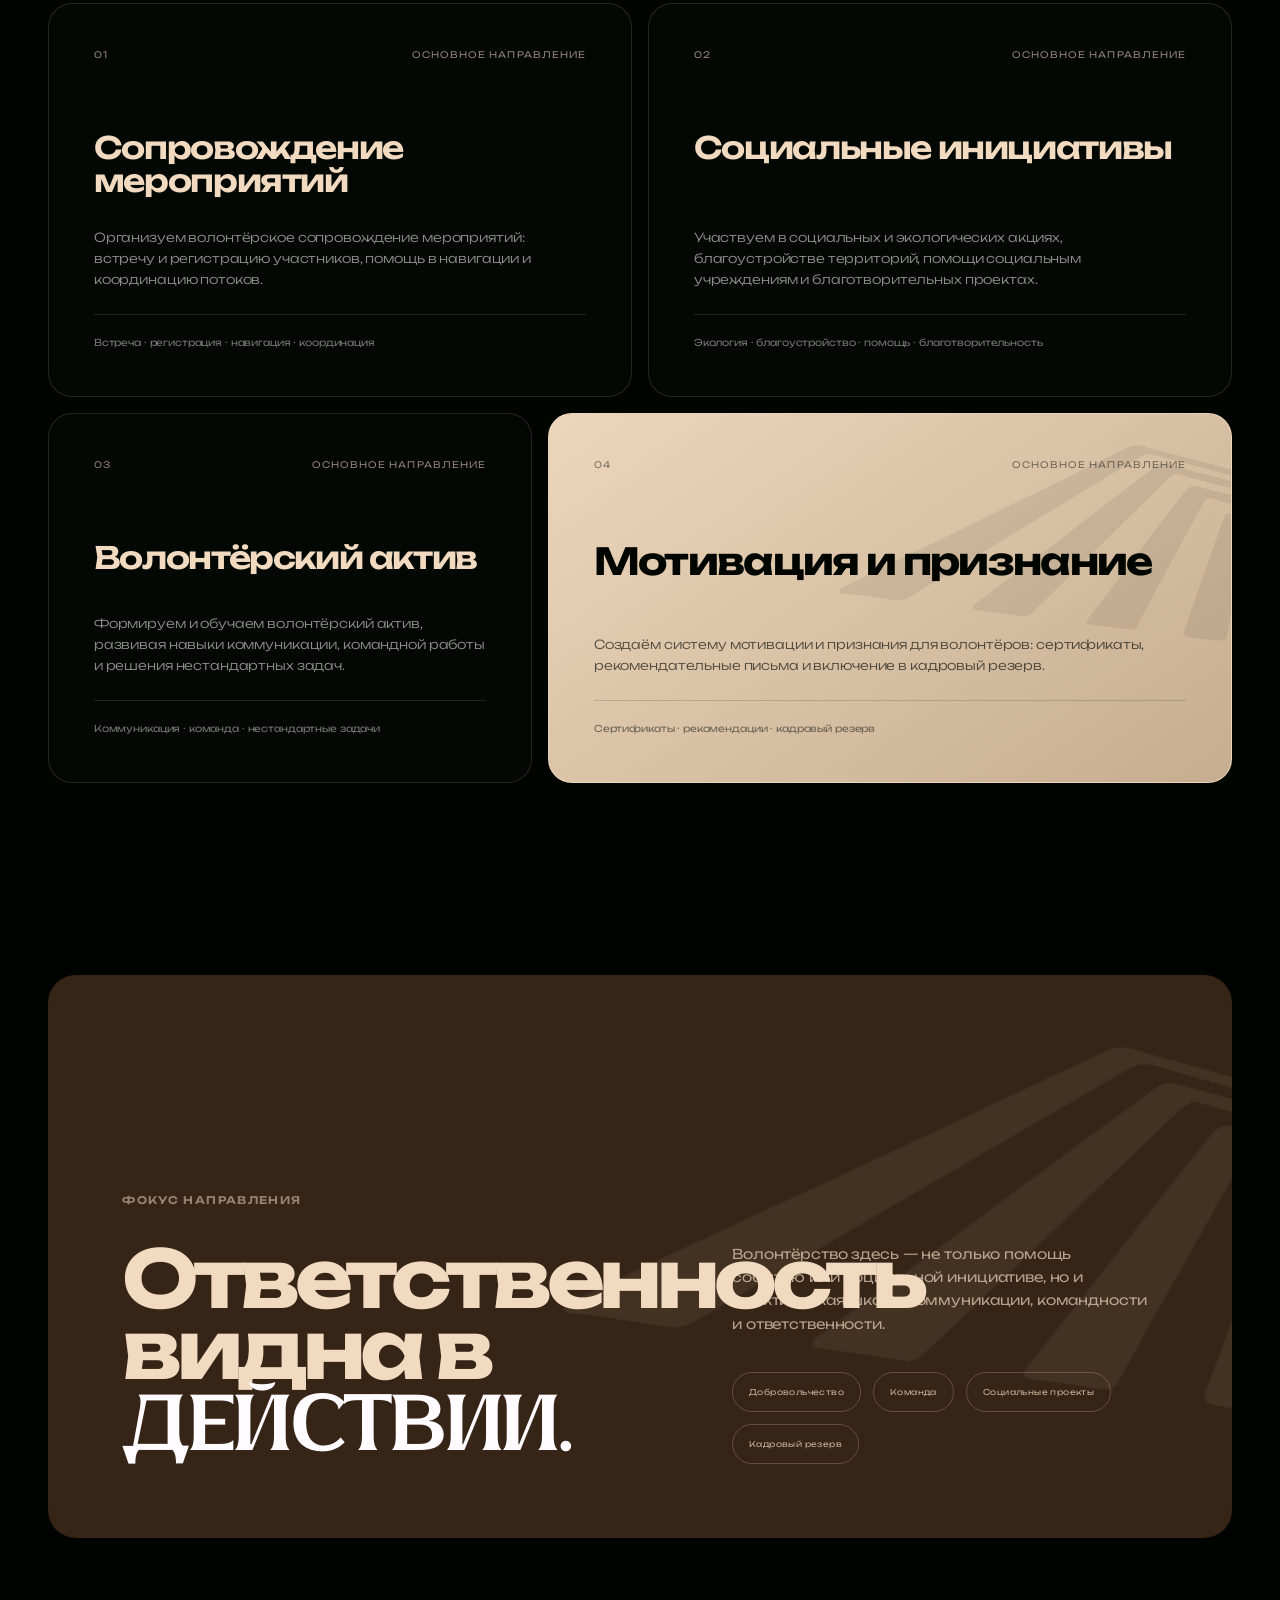
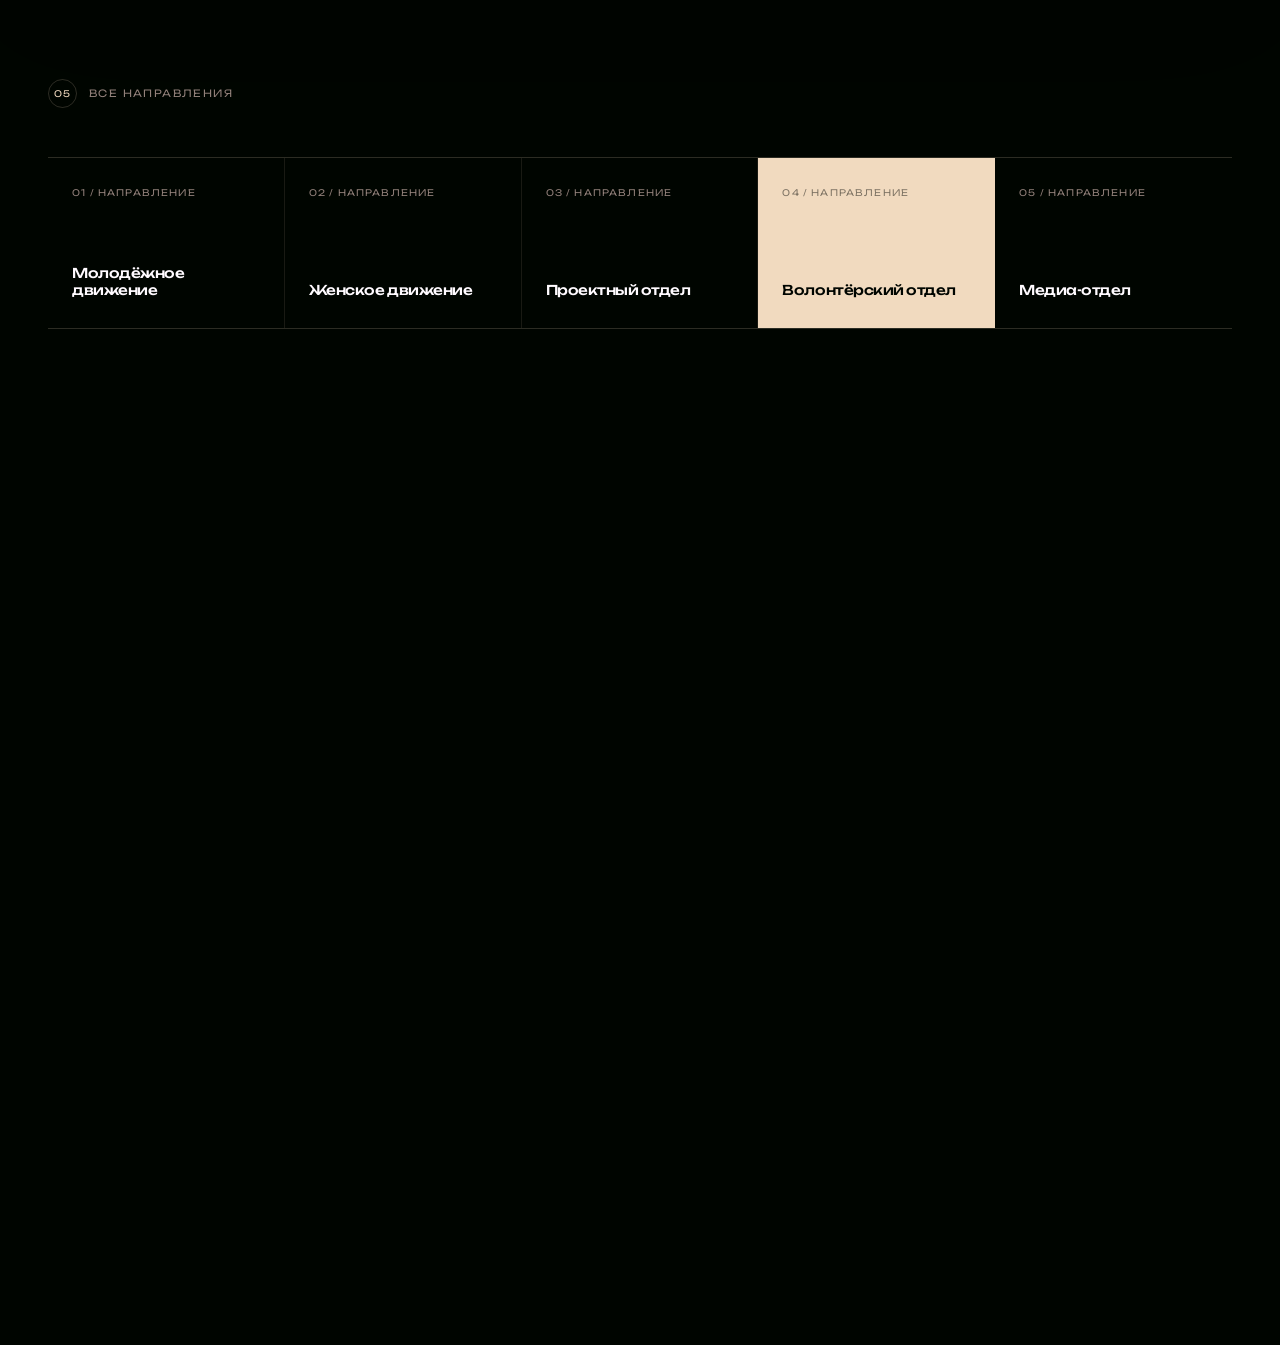
<file: site/volunteer-department.html>
<!doctype html>
<html lang="ru">
<head>
  <meta charset="utf-8" />
  <meta name="viewport" content="width=device-width, initial-scale=1, viewport-fit=cover" />
  <meta name="theme-color" content="#000500" />
  <meta name="description" content="Волонтёрский отдел «Нового поколения»: добровольческие проекты, социальная ответственность, командная работа и развитие волонтёрского актива." />
  <title>Волонтёрский отдел — Новое поколение</title>
  <link rel="canonical" href="https://askuyr.github.io/novoepokolenie-site/volunteer-department.html" />
  <meta property="og:type" content="website" />
  <meta property="og:locale" content="ru_RU" />
  <meta property="og:title" content="Волонтёрский отдел — Новое поколение" />
  <meta property="og:description" content="Волонтёрский отдел «Нового поколения»: добровольческие проекты, социальная ответственность, командная работа и развитие волонтёрского актива." />
  <meta property="og:url" content="https://askuyr.github.io/novoepokolenie-site/volunteer-department.html" />
  <meta property="og:image" content="https://askuyr.github.io/novoepokolenie-site/assets/og-cover.jpg" />
  <meta property="og:image:secure_url" content="https://askuyr.github.io/novoepokolenie-site/assets/og-cover.jpg" />
  <!-- enhanced-meta:start -->
  <meta name="robots" content="index,follow,max-image-preview:large,max-snippet:-1,max-video-preview:-1" />
  <meta name="color-scheme" content="dark" />
  <meta name="referrer" content="strict-origin-when-cross-origin" />
  <meta property="og:site_name" content="Новое поколение" />
  <meta property="og:image:type" content="image/jpeg" />
  <meta property="og:image:width" content="1200" />
  <meta property="og:image:height" content="630" />
  <meta property="og:image:alt" content="Новое поколение — фирменный стиль и проекты" />
  <script type="application/ld+json">
{"@context":"https://schema.org","@graph":[{"@type":"Organization","@id":"https://askuyr.github.io/novoepokolenie-site/#organization","name":"Новое поколение","url":"https://askuyr.github.io/novoepokolenie-site/","description":"Открытая молодежная платформа для инициатив, развития и реальных действий.","logo":{"@type":"ImageObject","url":"https://askuyr.github.io/novoepokolenie-site/assets/logo-main.png","width":808,"height":384}},{"@type":"WebSite","@id":"https://askuyr.github.io/novoepokolenie-site/#website","url":"https://askuyr.github.io/novoepokolenie-site/","name":"Новое поколение","inLanguage":"ru-RU","publisher":{"@id":"https://askuyr.github.io/novoepokolenie-site/#organization"}},{"@type":"WebPage","@id":"https://askuyr.github.io/novoepokolenie-site/volunteer-department.html#webpage","url":"https://askuyr.github.io/novoepokolenie-site/volunteer-department.html","name":"Волонтёрский отдел — Новое поколение","description":"Волонтёрский отдел «Нового поколения»: добровольческие проекты, социальная ответственность, командная работа и развитие волонтёрского актива.","inLanguage":"ru-RU","isPartOf":{"@id":"https://askuyr.github.io/novoepokolenie-site/#website"},"about":{"@id":"https://askuyr.github.io/novoepokolenie-site/#organization"},"primaryImageOfPage":{"@type":"ImageObject","url":"https://askuyr.github.io/novoepokolenie-site/assets/og-cover.jpg","width":1200,"height":630}},{"@type":"BreadcrumbList","@id":"https://askuyr.github.io/novoepokolenie-site/volunteer-department.html#breadcrumb","itemListElement":[{"@type":"ListItem","position":1,"name":"Главная","item":"https://askuyr.github.io/novoepokolenie-site/"},{"@type":"ListItem","position":2,"name":"Волонтёрский отдел","item":"https://askuyr.github.io/novoepokolenie-site/volunteer-department.html"}]}]}
</script>
  <!-- enhanced-meta:end -->


  <link rel="icon" href="assets/favicon.ico" sizes="any" /><link rel="icon" type="image/png" href="assets/favicon.png" /><link rel="apple-touch-icon" href="assets/favicon.png" />
  <link rel="preload" href="assets/fonts/Unbounded-Variable.woff2" as="font" type="font/woff2" crossorigin /><link rel="preload" href="assets/fonts/Ostrovsky-Bold.woff2" as="font" type="font/woff2" crossorigin />
  <script>if(!window.matchMedia('(prefers-reduced-motion: reduce)').matches)document.documentElement.classList.add('motion-ready')</script>
  <link rel="stylesheet" href="styles.css" /><link rel="stylesheet" href="direction.css" />
</head>
<body class="direction-page">
  <a class="skip-link" href="#main-content">К основному содержанию</a>
  <div class="page-progress" aria-hidden="true"><span id="progressBar"></span></div>
  <div class="brand-motion-bg" aria-hidden="true"><div class="brand-rays"><span class="brand-ray"></span><span class="brand-ray"></span><span class="brand-ray"></span><span class="brand-ray"></span></div><img class="motion-symbol motion-symbol-one" src="assets/symbol.png" alt="" decoding="async" /><img class="motion-symbol motion-symbol-two" src="assets/symbol.png" alt="" decoding="async" /></div>
  <header class="site-header" id="top">
  <div class="nav-shell page-width">
    <a class="brand-mark" href="#top" aria-label="Новое поколение — наверх"><img src="assets/logo-main.png" alt="Новое поколение" width="808" height="384" decoding="async" /></a>
    <nav class="desktop-nav" aria-label="Основная навигация">
      <a href="index.html#idea">Идея</a><a href="index.html#route">Маршрут</a><a class="is-active" href="index.html#directions">Направления</a><a href="index.html#school">Школа</a><a href="index.html#contacts">Контакты</a>
    </nav>
    <a class="nav-cta" href="brandbook/index.html">Брендбук <span>↗</span></a>
    <button class="menu-toggle" type="button" aria-expanded="false" aria-controls="mobileNav" aria-label="Открыть меню">Меню</button>
  </div>
  <nav class="mobile-nav page-width" id="mobileNav" aria-label="Мобильная навигация" hidden>
    <a href="index.html#idea">Идея</a><a href="index.html#route">Маршрут</a><a href="index.html#directions">Направления</a><a href="index.html#school">Школа молодого чиновника</a><a href="index.html#contacts">Контакты</a><a href="index.html#join">Выбрать шаг <span>↗</span></a><a href="brandbook/index.html">Брендбук <span>↗</span></a>
  </nav>
</header>
  <main id="main-content">
    <section class="hero page-width reveal" data-theme="#000500|rgba(241,218,191,.085)|rgba(54,36,23,.28)">
      <div class="hero-grid">
        <div class="hero-copy">
          <p class="eyebrow">Направление 04 / открытая экосистема</p>
          <h1>Волонтёрский<br /><em>отдел.</em></h1>
          <p class="hero-lead">Вовлекаем участников в добровольческую деятельность, развиваем социальную ответственность и формируем кадровый резерв для реализации проектов организации.</p>
          <div class="hero-actions"><a class="button button-primary" href="#work">Что делаем <span>↓</span></a><a class="button button-quiet" href="index.html#directions">Все направления <span>↙</span></a></div>
          <div class="hero-facts"><div><strong>События</strong><span>встреча, регистрация и навигация участников</span></div><div><strong>Социальные акции</strong><span>экология, благоустройство и помощь</span></div><div><strong>Рост</strong><span>обучение актива и система признания</span></div></div>
        </div>
        <div class="direction-hero-art" aria-hidden="true">
          <span class="direction-orbit one"></span><span class="direction-orbit two"></span>
          <img class="direction-symbol" src="assets/symbol.png" alt="" decoding="async" />
          <div class="direction-visual-card"><span class="direction-card-label">NEW GENERATION / DIRECTION 04</span><span class="direction-number">04</span><div class="direction-card-copy"><span>Волонтёрский отдел</span><strong>Помогать. Учиться. Работать командой.</strong></div></div>
          <span class="direction-visual-index">04 / 05 · новое поколение</span>
        </div>
      </div>
    </section>

    <section class="section page-width reveal" id="work" data-theme="#0e0b08|rgba(241,218,191,.075)|rgba(54,36,23,.34)">
      <div class="section-label"><span>04</span><span>Задача направления</span></div>
      <div class="direction-intro">
        <div class="section-heading"><p class="eyebrow">Роль внутри экосистемы</p><h2>Зачем это<br /><em>направление.</em></h2></div>
        <div><p class="direction-purpose">Давать участникам практику добровольчества, где социальная ответственность соединяется с коммуникацией, командной работой и <em>реальными задачами.</em></p><p class="direction-purpose-note">Цель отдела — вовлечение в добровольческую деятельность, развитие социальной ответственности и формирование кадрового резерва для проектов организации.</p></div>
      </div>
      <div class="activity-grid"><article class="activity-card"><div class="activity-top"><span>01</span><span>Основное направление</span></div><h3>Сопровождение мероприятий</h3><p>Организуем волонтёрское сопровождение мероприятий: встречу и регистрацию участников, помощь в навигации и координацию потоков.</p><span class="activity-detail">Встреча · регистрация · навигация · координация</span></article><article class="activity-card"><div class="activity-top"><span>02</span><span>Основное направление</span></div><h3>Социальные инициативы</h3><p>Участвуем в социальных и экологических акциях, благоустройстве территорий, помощи социальным учреждениям и благотворительных проектах.</p><span class="activity-detail">Экология · благоустройство · помощь · благотворительность</span></article><article class="activity-card"><div class="activity-top"><span>03</span><span>Основное направление</span></div><h3>Волонтёрский актив</h3><p>Формируем и обучаем волонтёрский актив, развивая навыки коммуникации, командной работы и решения нестандартных задач.</p><span class="activity-detail">Коммуникация · команда · нестандартные задачи</span></article><article class="activity-card"><div class="activity-top"><span>04</span><span>Основное направление</span></div><h3>Мотивация и признание</h3><p>Создаём систему мотивации и признания для волонтёров: сертификаты, рекомендательные письма и включение в кадровый резерв.</p><span class="activity-detail">Сертификаты · рекомендации · кадровый резерв</span></article></div>
    </section>

    <section class="direction-manifest page-width reveal" data-theme="#100c09|rgba(146,129,122,.12)|rgba(54,36,23,.38)">
      <div class="direction-manifest-card"><div><p class="eyebrow">Фокус направления</p><h2>Ответственность<br />видна в <em>действии.</em></h2></div><div class="manifest-copy"><p>Волонтёрство здесь — не только помощь событию или социальной инициативе, но и практическая школа коммуникации, командности и ответственности.</p><div class="manifest-tags"><span>Добровольчество</span><span>Команда</span><span>Социальные проекты</span><span>Кадровый резерв</span></div></div></div>
    </section>

    <section class="direction-nav page-width reveal" data-theme="#050604|rgba(241,218,191,.06)|rgba(146,129,122,.18)">
      <div class="section-label"><span>05</span><span>Все направления</span></div><div class="direction-nav-grid"><a href="youth-movement.html"><span>01 / Направление</span><strong>Молодёжное движение</strong></a><a href="women-movement.html"><span>02 / Направление</span><strong>Женское движение</strong></a><a href="project-department.html"><span>03 / Направление</span><strong>Проектный отдел</strong></a><a href="volunteer-department.html" aria-current="page"><span>04 / Направление</span><strong>Волонтёрский отдел</strong></a><a href="media-department.html"><span>05 / Направление</span><strong>Медиа-отдел</strong></a></div>
    </section>

    <section class="join page-width reveal" data-theme="#000500|rgba(241,218,191,.095)|rgba(54,36,23,.38)">
      <div class="join-card"><div><span class="eyebrow">Следующий шаг</span><h2>Есть идея?<br /><em>Давай сделаем.</em></h2></div><div class="join-copy"><p>Вернись к общей карте направлений или выбери следующий способ включиться в работу «Нового поколения».</p><div class="join-actions"><a class="button button-primary" href="index.html#directions">К направлениям <span>↗</span></a><a class="button button-quiet-dark" href="index.html#join">Выбрать шаг <span>→</span></a></div></div></div>
    </section>
  </main>
  <footer class="site-footer"><div class="page-width footer-row"><a class="brand-mark" href="#top" aria-label="Новое поколение — наверх"><img src="assets/logo-main.png" alt="Новое поколение" width="808" height="384" decoding="async" /></a><p>От участия — к влиянию.</p><a class="back-top" href="#top">Наверх ↑</a></div></footer>
  <script src="app.js" defer></script>
</body>
</html>
</file>
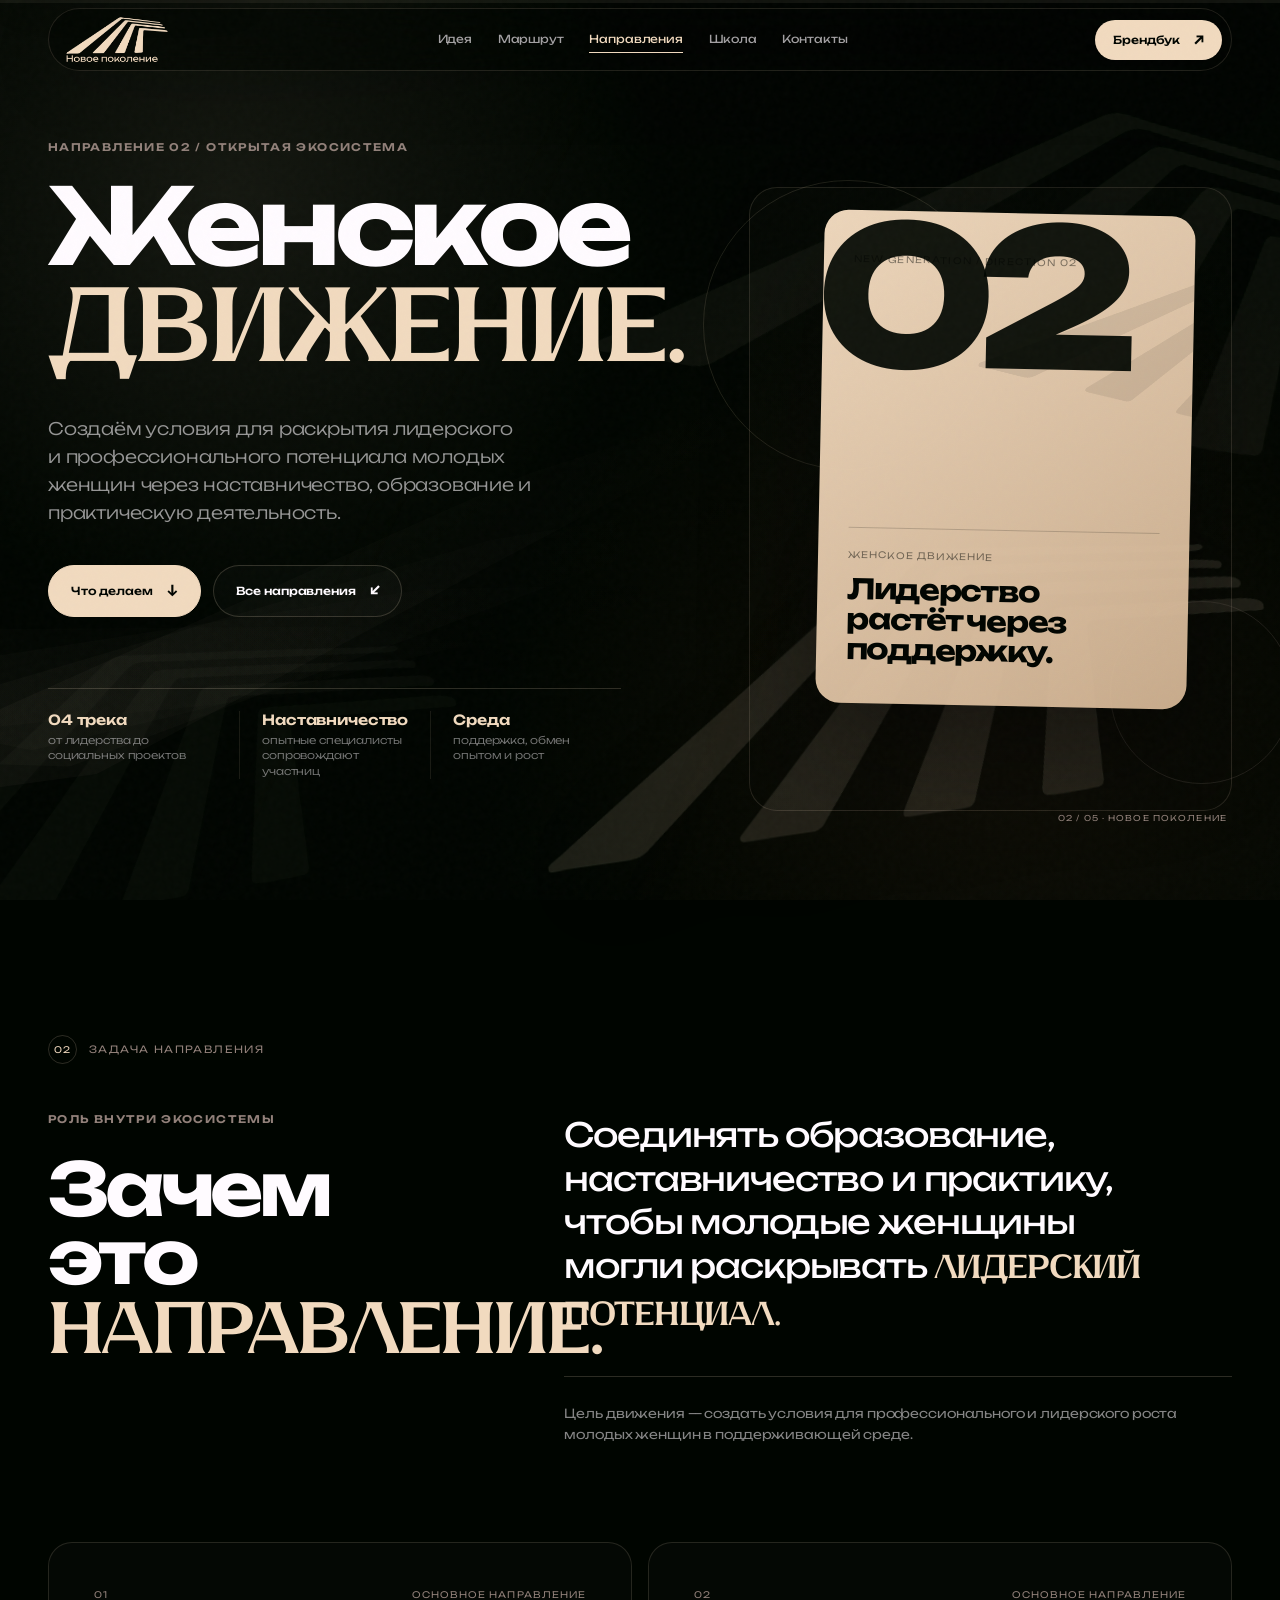
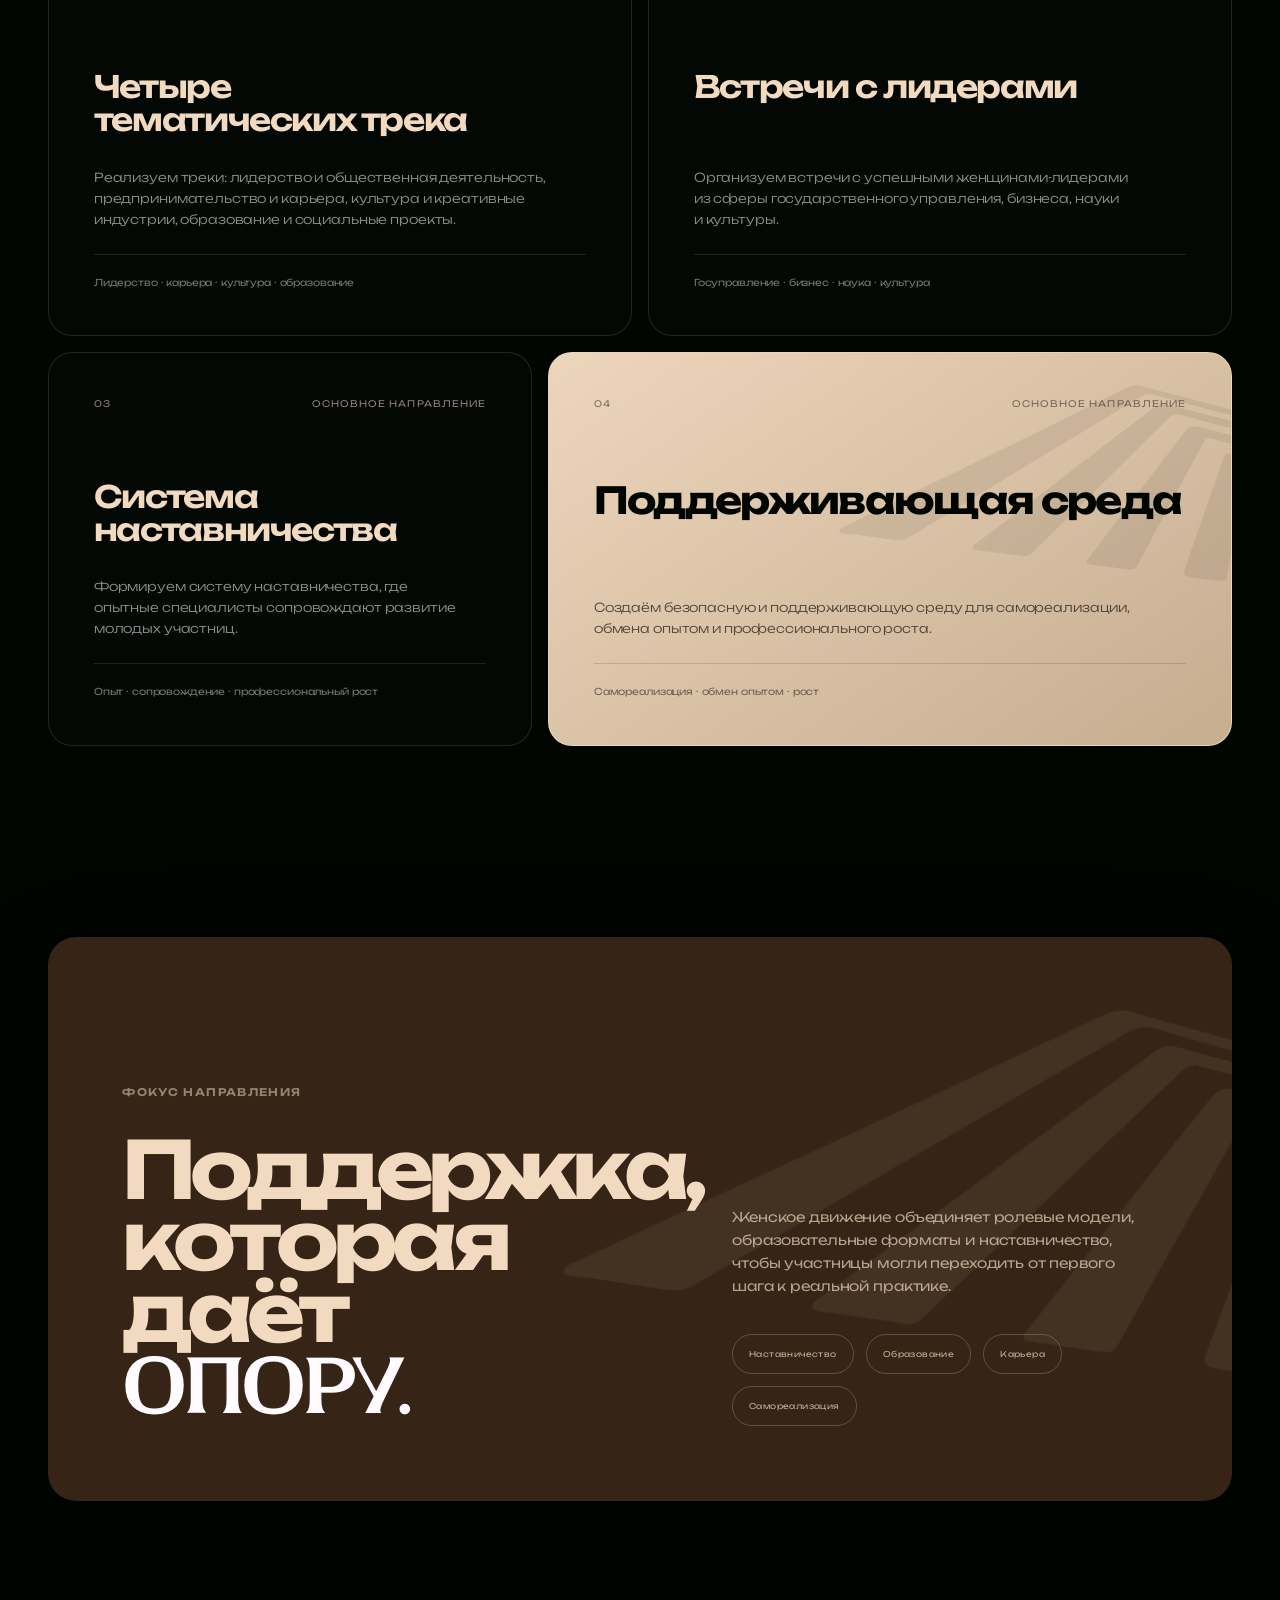
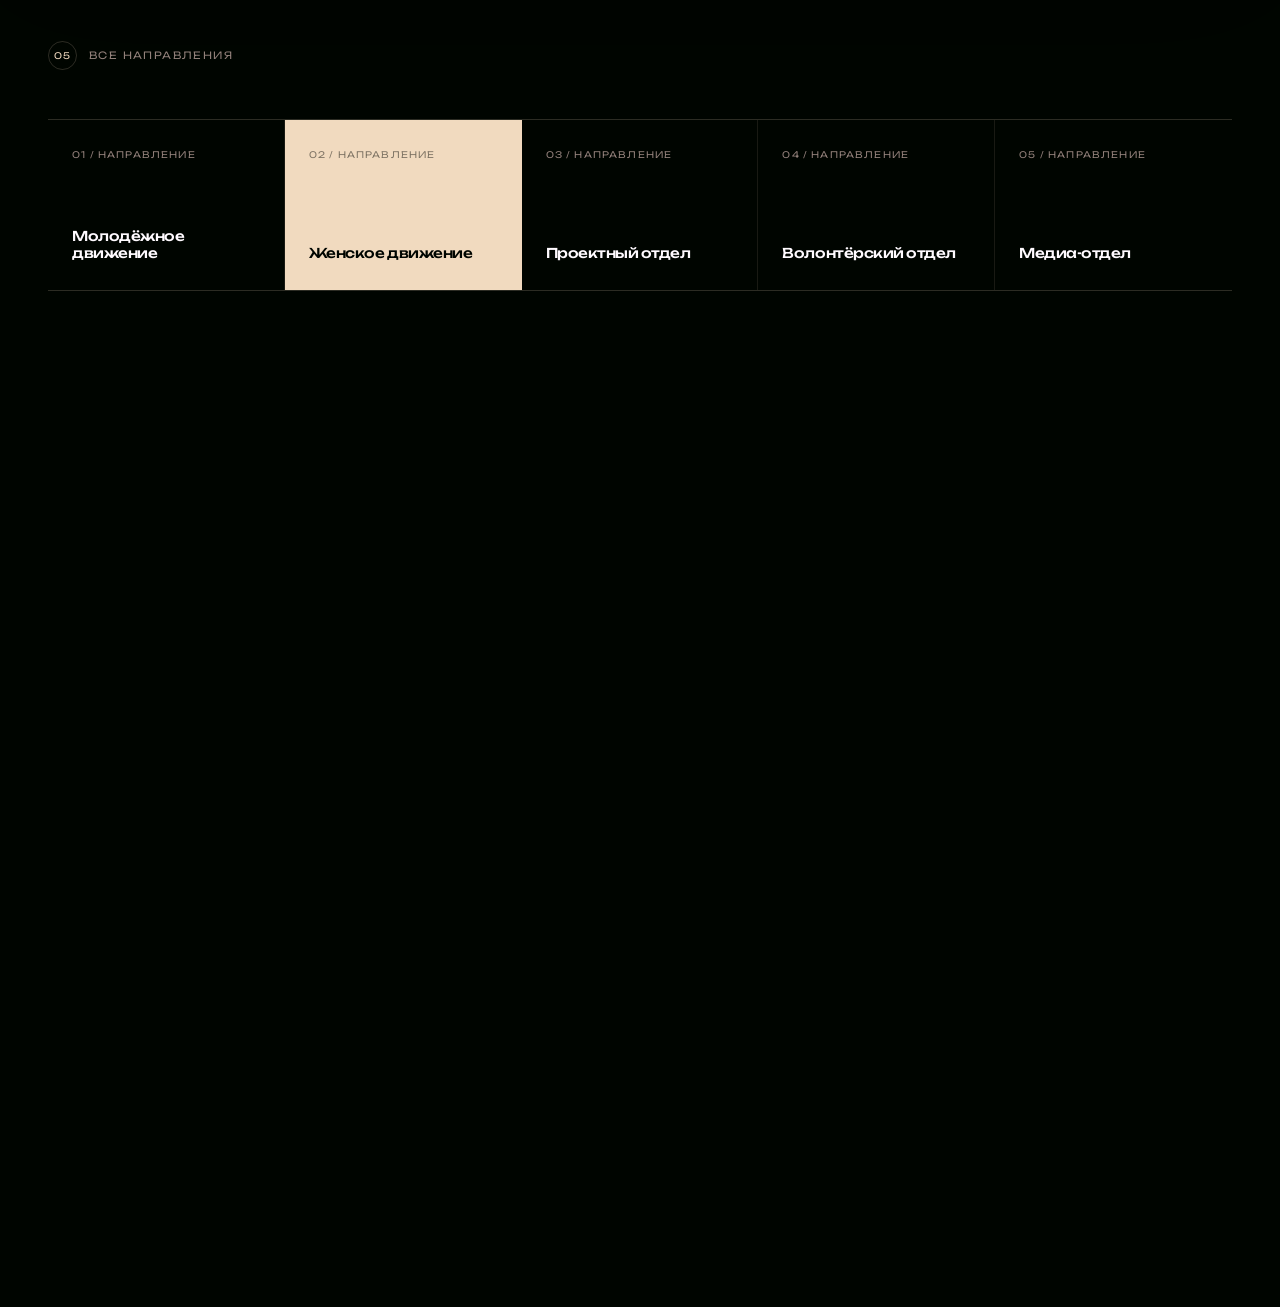
<file: site/women-movement.html>
<!doctype html>
<html lang="ru">
<head>
  <meta charset="utf-8" />
  <meta name="viewport" content="width=device-width, initial-scale=1, viewport-fit=cover" />
  <meta name="theme-color" content="#000500" />
  <meta name="description" content="Женское движение «Нового поколения»: лидерство, наставничество, образование, карьера, предпринимательство и практические проекты." />
  <title>Женское движение — Новое поколение</title>
  <link rel="canonical" href="https://askuyr.github.io/novoepokolenie-site/women-movement.html" />
  <meta property="og:type" content="website" />
  <meta property="og:locale" content="ru_RU" />
  <meta property="og:title" content="Женское движение — Новое поколение" />
  <meta property="og:description" content="Женское движение «Нового поколения»: лидерство, наставничество, образование, карьера, предпринимательство и практические проекты." />
  <meta property="og:url" content="https://askuyr.github.io/novoepokolenie-site/women-movement.html" />
  <meta property="og:image" content="https://askuyr.github.io/novoepokolenie-site/assets/og-cover.jpg" />
  <meta property="og:image:secure_url" content="https://askuyr.github.io/novoepokolenie-site/assets/og-cover.jpg" />
  <!-- enhanced-meta:start -->
  <meta name="robots" content="index,follow,max-image-preview:large,max-snippet:-1,max-video-preview:-1" />
  <meta name="color-scheme" content="dark" />
  <meta name="referrer" content="strict-origin-when-cross-origin" />
  <meta property="og:site_name" content="Новое поколение" />
  <meta property="og:image:type" content="image/jpeg" />
  <meta property="og:image:width" content="1200" />
  <meta property="og:image:height" content="630" />
  <meta property="og:image:alt" content="Новое поколение — фирменный стиль и проекты" />
  <script type="application/ld+json">
{"@context":"https://schema.org","@graph":[{"@type":"Organization","@id":"https://askuyr.github.io/novoepokolenie-site/#organization","name":"Новое поколение","url":"https://askuyr.github.io/novoepokolenie-site/","description":"Открытая молодежная платформа для инициатив, развития и реальных действий.","logo":{"@type":"ImageObject","url":"https://askuyr.github.io/novoepokolenie-site/assets/logo-main.png","width":808,"height":384}},{"@type":"WebSite","@id":"https://askuyr.github.io/novoepokolenie-site/#website","url":"https://askuyr.github.io/novoepokolenie-site/","name":"Новое поколение","inLanguage":"ru-RU","publisher":{"@id":"https://askuyr.github.io/novoepokolenie-site/#organization"}},{"@type":"WebPage","@id":"https://askuyr.github.io/novoepokolenie-site/women-movement.html#webpage","url":"https://askuyr.github.io/novoepokolenie-site/women-movement.html","name":"Женское движение — Новое поколение","description":"Женское движение «Нового поколения»: лидерство, наставничество, образование, карьера, предпринимательство и практические проекты.","inLanguage":"ru-RU","isPartOf":{"@id":"https://askuyr.github.io/novoepokolenie-site/#website"},"about":{"@id":"https://askuyr.github.io/novoepokolenie-site/#organization"},"primaryImageOfPage":{"@type":"ImageObject","url":"https://askuyr.github.io/novoepokolenie-site/assets/og-cover.jpg","width":1200,"height":630}},{"@type":"BreadcrumbList","@id":"https://askuyr.github.io/novoepokolenie-site/women-movement.html#breadcrumb","itemListElement":[{"@type":"ListItem","position":1,"name":"Главная","item":"https://askuyr.github.io/novoepokolenie-site/"},{"@type":"ListItem","position":2,"name":"Женское движение","item":"https://askuyr.github.io/novoepokolenie-site/women-movement.html"}]}]}
</script>
  <!-- enhanced-meta:end -->


  <link rel="icon" href="assets/favicon.ico" sizes="any" /><link rel="icon" type="image/png" href="assets/favicon.png" /><link rel="apple-touch-icon" href="assets/favicon.png" />
  <link rel="preload" href="assets/fonts/Unbounded-Variable.woff2" as="font" type="font/woff2" crossorigin /><link rel="preload" href="assets/fonts/Ostrovsky-Bold.woff2" as="font" type="font/woff2" crossorigin />
  <script>if(!window.matchMedia('(prefers-reduced-motion: reduce)').matches)document.documentElement.classList.add('motion-ready')</script>
  <link rel="stylesheet" href="styles.css" /><link rel="stylesheet" href="direction.css" />
</head>
<body class="direction-page">
  <a class="skip-link" href="#main-content">К основному содержанию</a>
  <div class="page-progress" aria-hidden="true"><span id="progressBar"></span></div>
  <div class="brand-motion-bg" aria-hidden="true"><div class="brand-rays"><span class="brand-ray"></span><span class="brand-ray"></span><span class="brand-ray"></span><span class="brand-ray"></span></div><img class="motion-symbol motion-symbol-one" src="assets/symbol.png" alt="" decoding="async" /><img class="motion-symbol motion-symbol-two" src="assets/symbol.png" alt="" decoding="async" /></div>
  <header class="site-header" id="top">
  <div class="nav-shell page-width">
    <a class="brand-mark" href="#top" aria-label="Новое поколение — наверх"><img src="assets/logo-main.png" alt="Новое поколение" width="808" height="384" decoding="async" /></a>
    <nav class="desktop-nav" aria-label="Основная навигация">
      <a href="index.html#idea">Идея</a><a href="index.html#route">Маршрут</a><a class="is-active" href="index.html#directions">Направления</a><a href="index.html#school">Школа</a><a href="index.html#contacts">Контакты</a>
    </nav>
    <a class="nav-cta" href="brandbook/index.html">Брендбук <span>↗</span></a>
    <button class="menu-toggle" type="button" aria-expanded="false" aria-controls="mobileNav" aria-label="Открыть меню">Меню</button>
  </div>
  <nav class="mobile-nav page-width" id="mobileNav" aria-label="Мобильная навигация" hidden>
    <a href="index.html#idea">Идея</a><a href="index.html#route">Маршрут</a><a href="index.html#directions">Направления</a><a href="index.html#school">Школа молодого чиновника</a><a href="index.html#contacts">Контакты</a><a href="index.html#join">Выбрать шаг <span>↗</span></a><a href="brandbook/index.html">Брендбук <span>↗</span></a>
  </nav>
</header>
  <main id="main-content">
    <section class="hero page-width reveal" data-theme="#000500|rgba(241,218,191,.085)|rgba(54,36,23,.28)">
      <div class="hero-grid">
        <div class="hero-copy">
          <p class="eyebrow">Направление 02 / открытая экосистема</p>
          <h1>Женское<br /><em>движение.</em></h1>
          <p class="hero-lead">Создаём условия для раскрытия лидерского и профессионального потенциала молодых женщин через наставничество, образование и практическую деятельность.</p>
          <div class="hero-actions"><a class="button button-primary" href="#work">Что делаем <span>↓</span></a><a class="button button-quiet" href="index.html#directions">Все направления <span>↙</span></a></div>
          <div class="hero-facts"><div><strong>04 трека</strong><span>от лидерства до социальных проектов</span></div><div><strong>Наставничество</strong><span>опытные специалисты сопровождают участниц</span></div><div><strong>Среда</strong><span>поддержка, обмен опытом и рост</span></div></div>
        </div>
        <div class="direction-hero-art" aria-hidden="true">
          <span class="direction-orbit one"></span><span class="direction-orbit two"></span>
          <img class="direction-symbol" src="assets/symbol.png" alt="" decoding="async" />
          <div class="direction-visual-card"><span class="direction-card-label">NEW GENERATION / DIRECTION 02</span><span class="direction-number">02</span><div class="direction-card-copy"><span>Женское движение</span><strong>Лидерство растёт через поддержку.</strong></div></div>
          <span class="direction-visual-index">02 / 05 · новое поколение</span>
        </div>
      </div>
    </section>

    <section class="section page-width reveal" id="work" data-theme="#0e0b08|rgba(241,218,191,.075)|rgba(54,36,23,.34)">
      <div class="section-label"><span>02</span><span>Задача направления</span></div>
      <div class="direction-intro">
        <div class="section-heading"><p class="eyebrow">Роль внутри экосистемы</p><h2>Зачем это<br /><em>направление.</em></h2></div>
        <div><p class="direction-purpose">Соединять образование, наставничество и практику, чтобы молодые женщины могли раскрывать <em>лидерский потенциал.</em></p><p class="direction-purpose-note">Цель движения — создать условия для профессионального и лидерского роста молодых женщин в поддерживающей среде.</p></div>
      </div>
      <div class="activity-grid"><article class="activity-card"><div class="activity-top"><span>01</span><span>Основное направление</span></div><h3>Четыре тематических трека</h3><p>Реализуем треки: лидерство и общественная деятельность, предпринимательство и карьера, культура и креативные индустрии, образование и социальные проекты.</p><span class="activity-detail">Лидерство · карьера · культура · образование</span></article><article class="activity-card"><div class="activity-top"><span>02</span><span>Основное направление</span></div><h3>Встречи с лидерами</h3><p>Организуем встречи с успешными женщинами-лидерами из сферы государственного управления, бизнеса, науки и культуры.</p><span class="activity-detail">Госуправление · бизнес · наука · культура</span></article><article class="activity-card"><div class="activity-top"><span>03</span><span>Основное направление</span></div><h3>Система наставничества</h3><p>Формируем систему наставничества, где опытные специалисты сопровождают развитие молодых участниц.</p><span class="activity-detail">Опыт · сопровождение · профессиональный рост</span></article><article class="activity-card"><div class="activity-top"><span>04</span><span>Основное направление</span></div><h3>Поддерживающая среда</h3><p>Создаём безопасную и поддерживающую среду для самореализации, обмена опытом и профессионального роста.</p><span class="activity-detail">Самореализация · обмен опытом · рост</span></article></div>
    </section>

    <section class="direction-manifest page-width reveal" data-theme="#100c09|rgba(146,129,122,.12)|rgba(54,36,23,.38)">
      <div class="direction-manifest-card"><div><p class="eyebrow">Фокус направления</p><h2>Поддержка,<br />которая даёт <em>опору.</em></h2></div><div class="manifest-copy"><p>Женское движение объединяет ролевые модели, образовательные форматы и наставничество, чтобы участницы могли переходить от первого шага к реальной практике.</p><div class="manifest-tags"><span>Наставничество</span><span>Образование</span><span>Карьера</span><span>Самореализация</span></div></div></div>
    </section>

    <section class="direction-nav page-width reveal" data-theme="#050604|rgba(241,218,191,.06)|rgba(146,129,122,.18)">
      <div class="section-label"><span>05</span><span>Все направления</span></div><div class="direction-nav-grid"><a href="youth-movement.html"><span>01 / Направление</span><strong>Молодёжное движение</strong></a><a href="women-movement.html" aria-current="page"><span>02 / Направление</span><strong>Женское движение</strong></a><a href="project-department.html"><span>03 / Направление</span><strong>Проектный отдел</strong></a><a href="volunteer-department.html"><span>04 / Направление</span><strong>Волонтёрский отдел</strong></a><a href="media-department.html"><span>05 / Направление</span><strong>Медиа-отдел</strong></a></div>
    </section>

    <section class="join page-width reveal" data-theme="#000500|rgba(241,218,191,.095)|rgba(54,36,23,.38)">
      <div class="join-card"><div><span class="eyebrow">Следующий шаг</span><h2>Есть идея?<br /><em>Давай сделаем.</em></h2></div><div class="join-copy"><p>Вернись к общей карте направлений или выбери следующий способ включиться в работу «Нового поколения».</p><div class="join-actions"><a class="button button-primary" href="index.html#directions">К направлениям <span>↗</span></a><a class="button button-quiet-dark" href="index.html#join">Выбрать шаг <span>→</span></a></div></div></div>
    </section>
  </main>
  <footer class="site-footer"><div class="page-width footer-row"><a class="brand-mark" href="#top" aria-label="Новое поколение — наверх"><img src="assets/logo-main.png" alt="Новое поколение" width="808" height="384" decoding="async" /></a><p>От участия — к влиянию.</p><a class="back-top" href="#top">Наверх ↑</a></div></footer>
  <script src="app.js" defer></script>
</body>
</html>
</file>
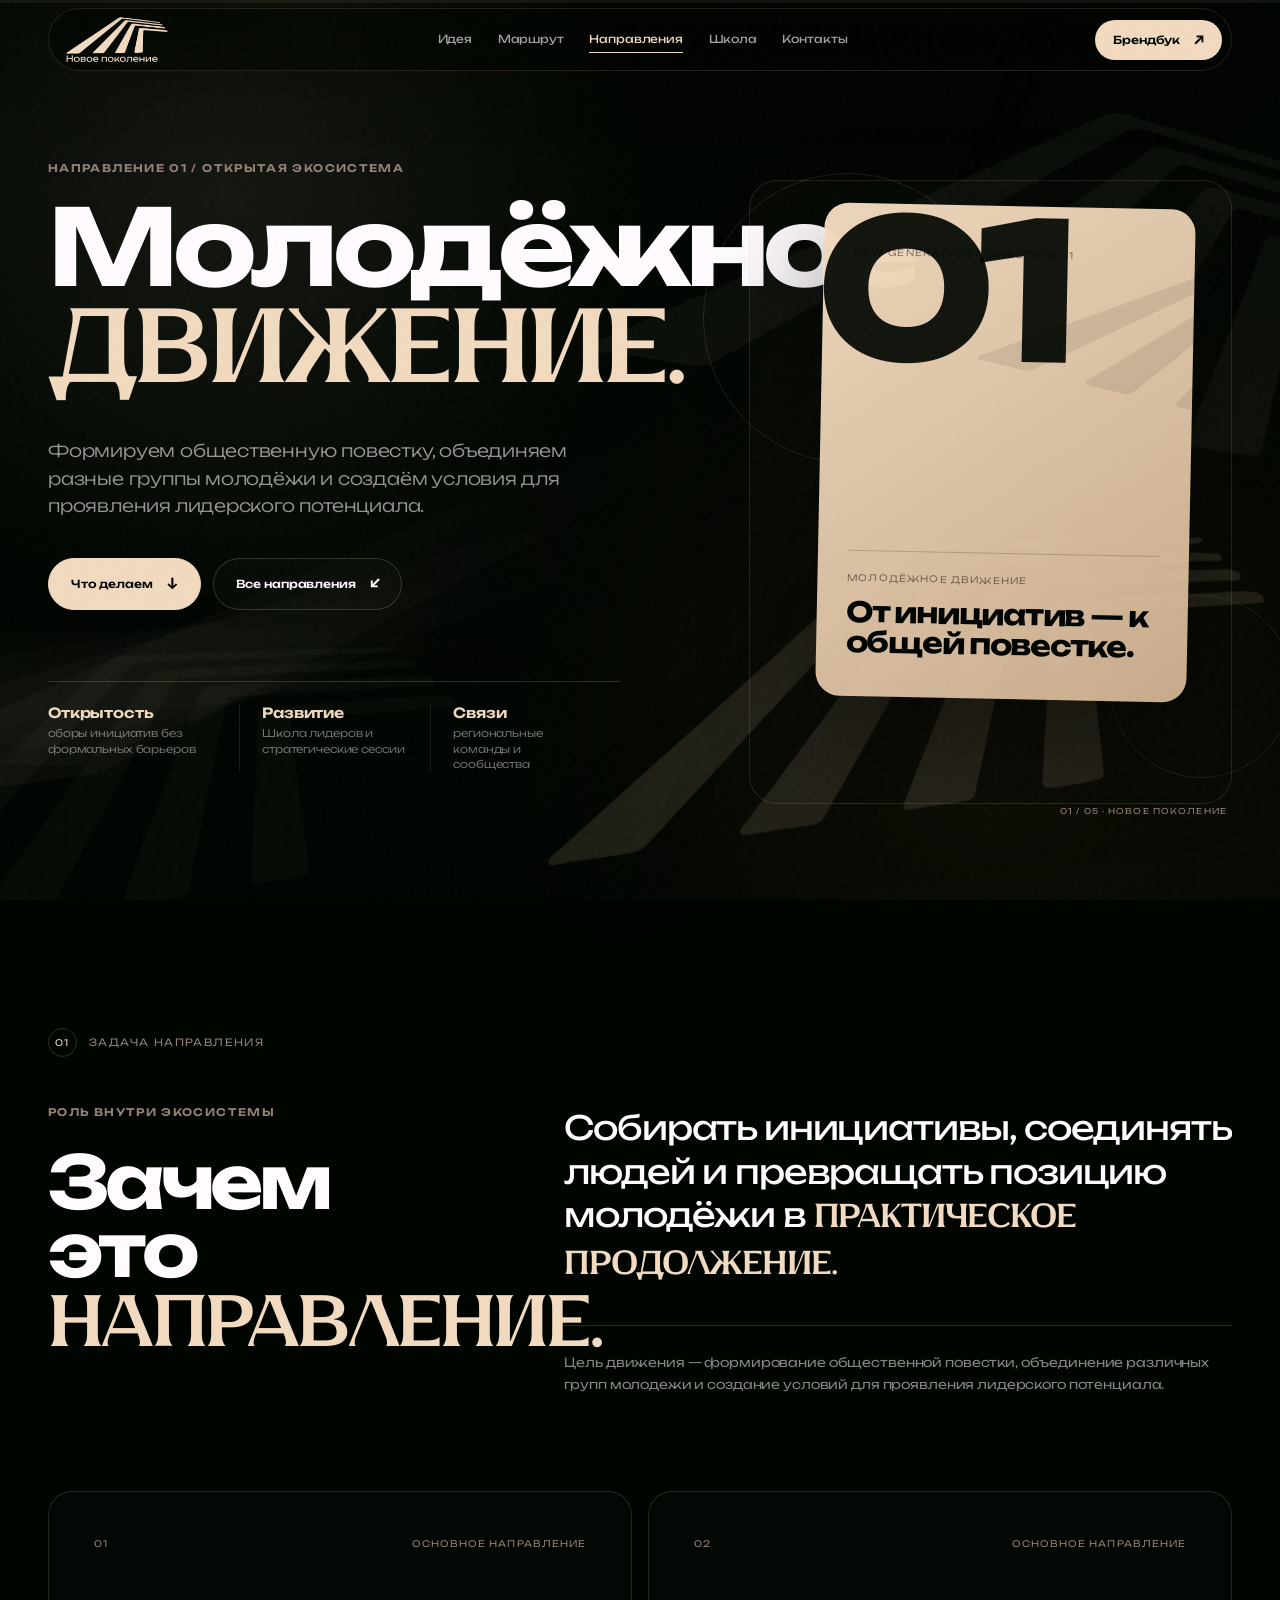
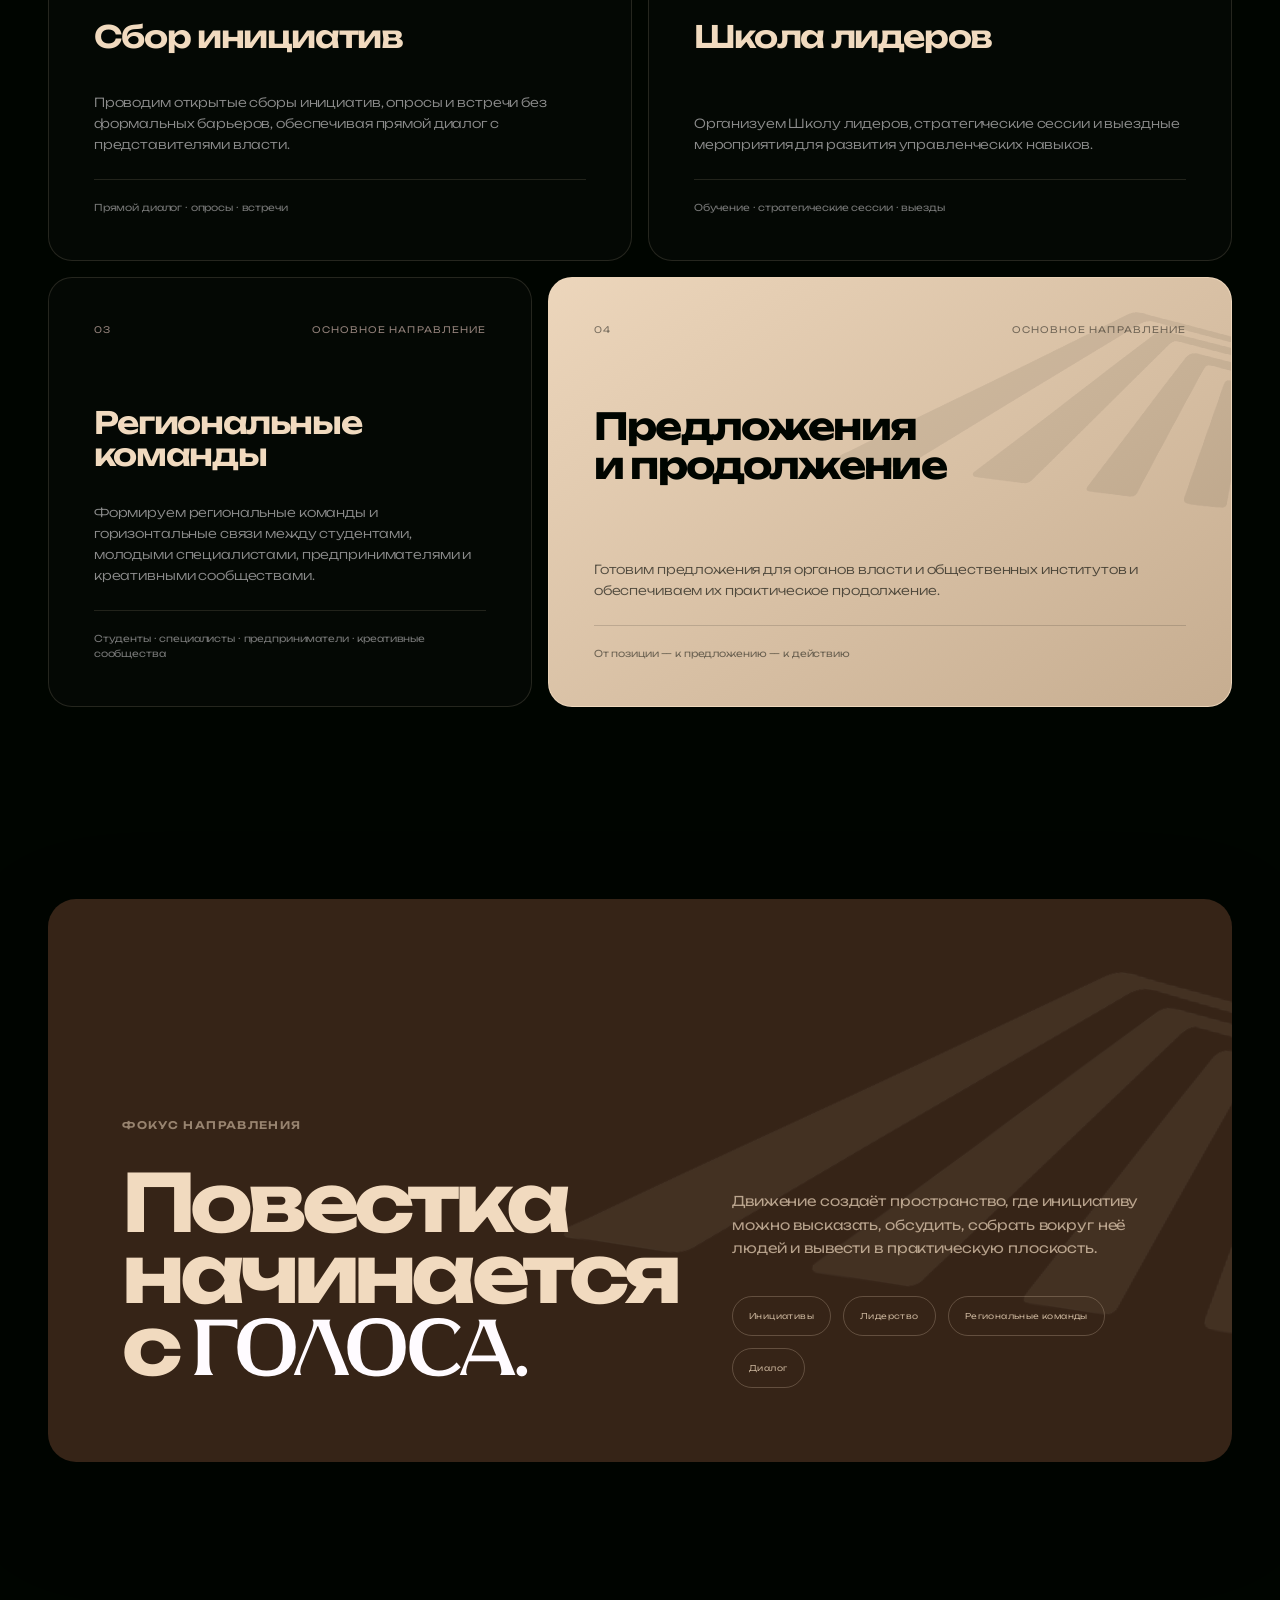
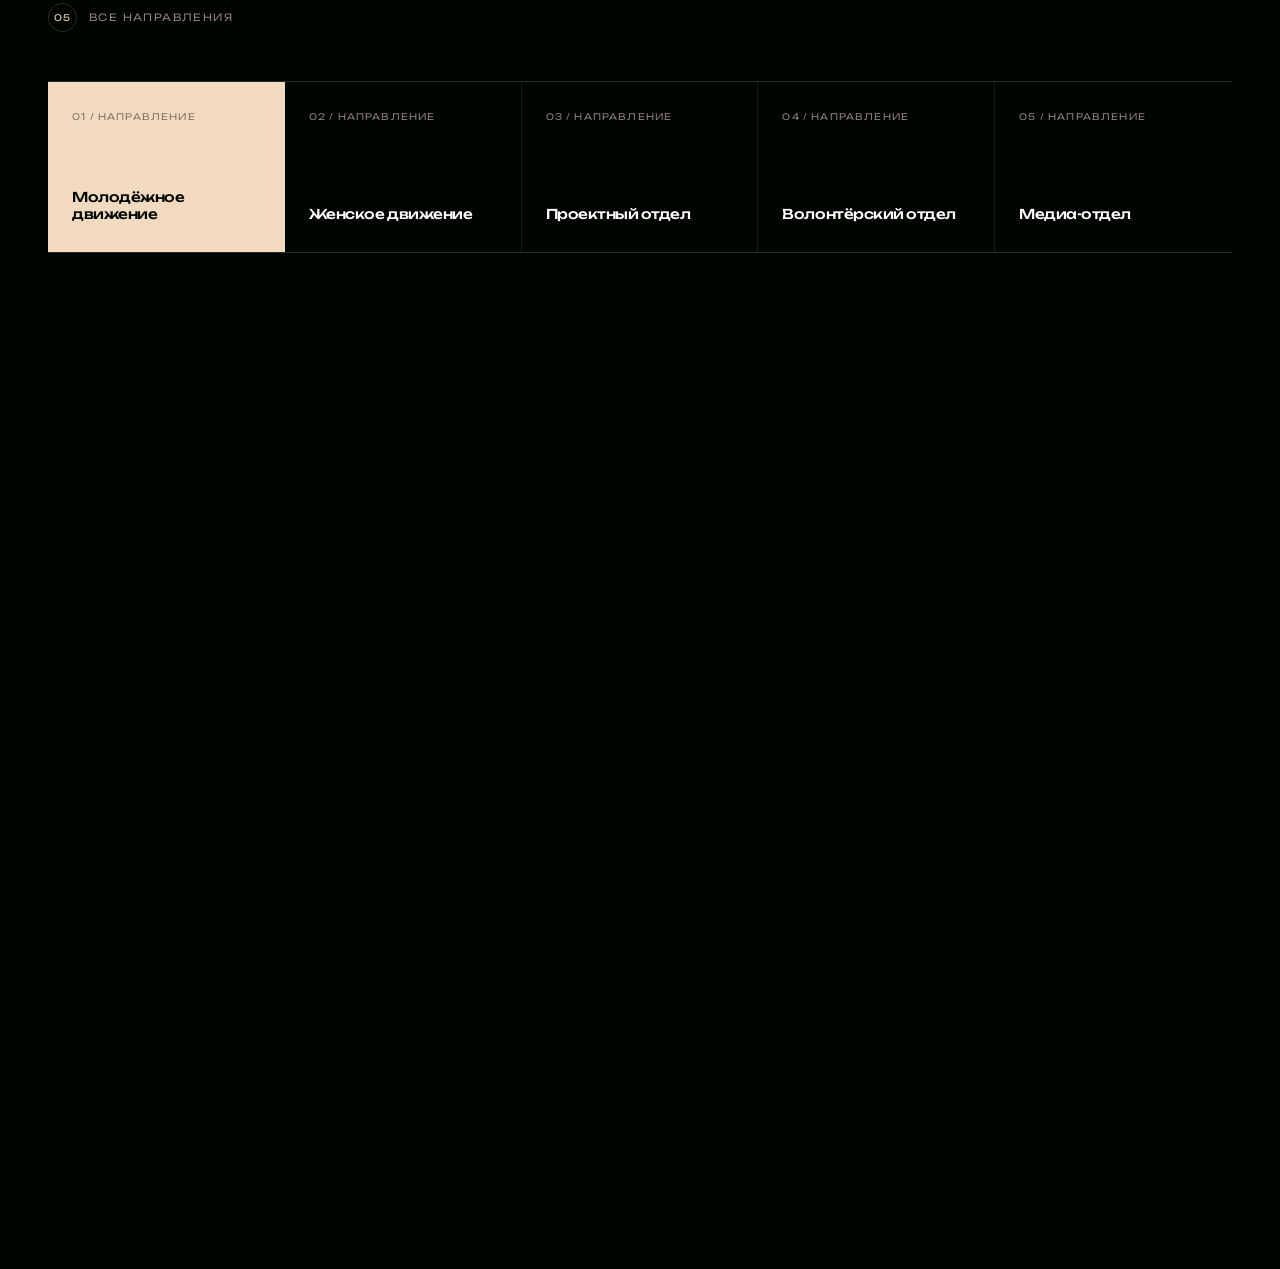
<file: site/youth-movement.html>
<!doctype html>
<html lang="ru">
<head>
  <meta charset="utf-8" />
  <meta name="viewport" content="width=device-width, initial-scale=1, viewport-fit=cover" />
  <meta name="theme-color" content="#000500" />
  <meta name="description" content="Молодёжное движение «Нового поколения»: общественная повестка, лидерский потенциал, открытые инициативы, стратегические сессии и горизонтальные связи." />
  <title>Молодёжное движение — Новое поколение</title>
  <link rel="canonical" href="https://askuyr.github.io/novoepokolenie-site/youth-movement.html" />
  <meta property="og:type" content="website" />
  <meta property="og:locale" content="ru_RU" />
  <meta property="og:title" content="Молодёжное движение — Новое поколение" />
  <meta property="og:description" content="Молодёжное движение «Нового поколения»: общественная повестка, лидерский потенциал, открытые инициативы, стратегические сессии и горизонтальные связи." />
  <meta property="og:url" content="https://askuyr.github.io/novoepokolenie-site/youth-movement.html" />
  <meta property="og:image" content="https://askuyr.github.io/novoepokolenie-site/assets/og-cover.jpg" />
  <meta property="og:image:secure_url" content="https://askuyr.github.io/novoepokolenie-site/assets/og-cover.jpg" />
  <!-- enhanced-meta:start -->
  <meta name="robots" content="index,follow,max-image-preview:large,max-snippet:-1,max-video-preview:-1" />
  <meta name="color-scheme" content="dark" />
  <meta name="referrer" content="strict-origin-when-cross-origin" />
  <meta property="og:site_name" content="Новое поколение" />
  <meta property="og:image:type" content="image/jpeg" />
  <meta property="og:image:width" content="1200" />
  <meta property="og:image:height" content="630" />
  <meta property="og:image:alt" content="Новое поколение — фирменный стиль и проекты" />
  <script type="application/ld+json">
{"@context":"https://schema.org","@graph":[{"@type":"Organization","@id":"https://askuyr.github.io/novoepokolenie-site/#organization","name":"Новое поколение","url":"https://askuyr.github.io/novoepokolenie-site/","description":"Открытая молодежная платформа для инициатив, развития и реальных действий.","logo":{"@type":"ImageObject","url":"https://askuyr.github.io/novoepokolenie-site/assets/logo-main.png","width":808,"height":384}},{"@type":"WebSite","@id":"https://askuyr.github.io/novoepokolenie-site/#website","url":"https://askuyr.github.io/novoepokolenie-site/","name":"Новое поколение","inLanguage":"ru-RU","publisher":{"@id":"https://askuyr.github.io/novoepokolenie-site/#organization"}},{"@type":"WebPage","@id":"https://askuyr.github.io/novoepokolenie-site/youth-movement.html#webpage","url":"https://askuyr.github.io/novoepokolenie-site/youth-movement.html","name":"Молодёжное движение — Новое поколение","description":"Молодёжное движение «Нового поколения»: общественная повестка, лидерский потенциал, открытые инициативы, стратегические сессии и горизонтальные связи.","inLanguage":"ru-RU","isPartOf":{"@id":"https://askuyr.github.io/novoepokolenie-site/#website"},"about":{"@id":"https://askuyr.github.io/novoepokolenie-site/#organization"},"primaryImageOfPage":{"@type":"ImageObject","url":"https://askuyr.github.io/novoepokolenie-site/assets/og-cover.jpg","width":1200,"height":630}},{"@type":"BreadcrumbList","@id":"https://askuyr.github.io/novoepokolenie-site/youth-movement.html#breadcrumb","itemListElement":[{"@type":"ListItem","position":1,"name":"Главная","item":"https://askuyr.github.io/novoepokolenie-site/"},{"@type":"ListItem","position":2,"name":"Молодёжное движение","item":"https://askuyr.github.io/novoepokolenie-site/youth-movement.html"}]}]}
</script>
  <!-- enhanced-meta:end -->


  <link rel="icon" href="assets/favicon.ico" sizes="any" /><link rel="icon" type="image/png" href="assets/favicon.png" /><link rel="apple-touch-icon" href="assets/favicon.png" />
  <link rel="preload" href="assets/fonts/Unbounded-Variable.woff2" as="font" type="font/woff2" crossorigin /><link rel="preload" href="assets/fonts/Ostrovsky-Bold.woff2" as="font" type="font/woff2" crossorigin />
  <script>if(!window.matchMedia('(prefers-reduced-motion: reduce)').matches)document.documentElement.classList.add('motion-ready')</script>
  <link rel="stylesheet" href="styles.css" /><link rel="stylesheet" href="direction.css" />
</head>
<body class="direction-page">
  <a class="skip-link" href="#main-content">К основному содержанию</a>
  <div class="page-progress" aria-hidden="true"><span id="progressBar"></span></div>
  <div class="brand-motion-bg" aria-hidden="true"><div class="brand-rays"><span class="brand-ray"></span><span class="brand-ray"></span><span class="brand-ray"></span><span class="brand-ray"></span></div><img class="motion-symbol motion-symbol-one" src="assets/symbol.png" alt="" decoding="async" /><img class="motion-symbol motion-symbol-two" src="assets/symbol.png" alt="" decoding="async" /></div>
  <header class="site-header" id="top">
  <div class="nav-shell page-width">
    <a class="brand-mark" href="#top" aria-label="Новое поколение — наверх"><img src="assets/logo-main.png" alt="Новое поколение" width="808" height="384" decoding="async" /></a>
    <nav class="desktop-nav" aria-label="Основная навигация">
      <a href="index.html#idea">Идея</a><a href="index.html#route">Маршрут</a><a class="is-active" href="index.html#directions">Направления</a><a href="index.html#school">Школа</a><a href="index.html#contacts">Контакты</a>
    </nav>
    <a class="nav-cta" href="brandbook/index.html">Брендбук <span>↗</span></a>
    <button class="menu-toggle" type="button" aria-expanded="false" aria-controls="mobileNav" aria-label="Открыть меню">Меню</button>
  </div>
  <nav class="mobile-nav page-width" id="mobileNav" aria-label="Мобильная навигация" hidden>
    <a href="index.html#idea">Идея</a><a href="index.html#route">Маршрут</a><a href="index.html#directions">Направления</a><a href="index.html#school">Школа молодого чиновника</a><a href="index.html#contacts">Контакты</a><a href="index.html#join">Выбрать шаг <span>↗</span></a><a href="brandbook/index.html">Брендбук <span>↗</span></a>
  </nav>
</header>
  <main id="main-content">
    <section class="hero page-width reveal" data-theme="#000500|rgba(241,218,191,.085)|rgba(54,36,23,.28)">
      <div class="hero-grid">
        <div class="hero-copy">
          <p class="eyebrow">Направление 01 / открытая экосистема</p>
          <h1>Молодёжное<br /><em>движение.</em></h1>
          <p class="hero-lead">Формируем общественную повестку, объединяем разные группы молодёжи и создаём условия для проявления лидерского потенциала.</p>
          <div class="hero-actions"><a class="button button-primary" href="#work">Что делаем <span>↓</span></a><a class="button button-quiet" href="index.html#directions">Все направления <span>↙</span></a></div>
          <div class="hero-facts"><div><strong>Открытость</strong><span>сборы инициатив без формальных барьеров</span></div><div><strong>Развитие</strong><span>Школа лидеров и стратегические сессии</span></div><div><strong>Связи</strong><span>региональные команды и сообщества</span></div></div>
        </div>
        <div class="direction-hero-art" aria-hidden="true">
          <span class="direction-orbit one"></span><span class="direction-orbit two"></span>
          <img class="direction-symbol" src="assets/symbol.png" alt="" decoding="async" />
          <div class="direction-visual-card"><span class="direction-card-label">NEW GENERATION / DIRECTION 01</span><span class="direction-number">01</span><div class="direction-card-copy"><span>Молодёжное движение</span><strong>От инициатив — к общей повестке.</strong></div></div>
          <span class="direction-visual-index">01 / 05 · новое поколение</span>
        </div>
      </div>
    </section>

    <section class="section page-width reveal" id="work" data-theme="#0e0b08|rgba(241,218,191,.075)|rgba(54,36,23,.34)">
      <div class="section-label"><span>01</span><span>Задача направления</span></div>
      <div class="direction-intro">
        <div class="section-heading"><p class="eyebrow">Роль внутри экосистемы</p><h2>Зачем это<br /><em>направление.</em></h2></div>
        <div><p class="direction-purpose">Собирать инициативы, соединять людей и превращать позицию молодёжи в <em>практическое продолжение.</em></p><p class="direction-purpose-note">Цель движения — формирование общественной повестки, объединение различных групп молодежи и создание условий для проявления лидерского потенциала.</p></div>
      </div>
      <div class="activity-grid"><article class="activity-card"><div class="activity-top"><span>01</span><span>Основное направление</span></div><h3>Сбор инициатив</h3><p>Проводим открытые сборы инициатив, опросы и встречи без формальных барьеров, обеспечивая прямой диалог с представителями власти.</p><span class="activity-detail">Прямой диалог · опросы · встречи</span></article><article class="activity-card"><div class="activity-top"><span>02</span><span>Основное направление</span></div><h3>Школа лидеров</h3><p>Организуем Школу лидеров, стратегические сессии и выездные мероприятия для развития управленческих навыков.</p><span class="activity-detail">Обучение · стратегические сессии · выезды</span></article><article class="activity-card"><div class="activity-top"><span>03</span><span>Основное направление</span></div><h3>Региональные команды</h3><p>Формируем региональные команды и горизонтальные связи между студентами, молодыми специалистами, предпринимателями и креативными сообществами.</p><span class="activity-detail">Студенты · специалисты · предприниматели · креативные сообщества</span></article><article class="activity-card"><div class="activity-top"><span>04</span><span>Основное направление</span></div><h3>Предложения и продолжение</h3><p>Готовим предложения для органов власти и общественных институтов и обеспечиваем их практическое продолжение.</p><span class="activity-detail">От позиции — к предложению — к действию</span></article></div>
    </section>

    <section class="direction-manifest page-width reveal" data-theme="#100c09|rgba(146,129,122,.12)|rgba(54,36,23,.38)">
      <div class="direction-manifest-card"><div><p class="eyebrow">Фокус направления</p><h2>Повестка начинается<br />с <em>голоса.</em></h2></div><div class="manifest-copy"><p>Движение создаёт пространство, где инициативу можно высказать, обсудить, собрать вокруг неё людей и вывести в практическую плоскость.</p><div class="manifest-tags"><span>Инициативы</span><span>Лидерство</span><span>Региональные команды</span><span>Диалог</span></div></div></div>
    </section>

    <section class="direction-nav page-width reveal" data-theme="#050604|rgba(241,218,191,.06)|rgba(146,129,122,.18)">
      <div class="section-label"><span>05</span><span>Все направления</span></div><div class="direction-nav-grid"><a href="youth-movement.html" aria-current="page"><span>01 / Направление</span><strong>Молодёжное движение</strong></a><a href="women-movement.html"><span>02 / Направление</span><strong>Женское движение</strong></a><a href="project-department.html"><span>03 / Направление</span><strong>Проектный отдел</strong></a><a href="volunteer-department.html"><span>04 / Направление</span><strong>Волонтёрский отдел</strong></a><a href="media-department.html"><span>05 / Направление</span><strong>Медиа-отдел</strong></a></div>
    </section>

    <section class="join page-width reveal" data-theme="#000500|rgba(241,218,191,.095)|rgba(54,36,23,.38)">
      <div class="join-card"><div><span class="eyebrow">Следующий шаг</span><h2>Есть идея?<br /><em>Давай сделаем.</em></h2></div><div class="join-copy"><p>Вернись к общей карте направлений или выбери следующий способ включиться в работу «Нового поколения».</p><div class="join-actions"><a class="button button-primary" href="index.html#directions">К направлениям <span>↗</span></a><a class="button button-quiet-dark" href="index.html#join">Выбрать шаг <span>→</span></a></div></div></div>
    </section>
  </main>
  <footer class="site-footer"><div class="page-width footer-row"><a class="brand-mark" href="#top" aria-label="Новое поколение — наверх"><img src="assets/logo-main.png" alt="Новое поколение" width="808" height="384" decoding="async" /></a><p>От участия — к влиянию.</p><a class="back-top" href="#top">Наверх ↑</a></div></footer>
  <script src="app.js" defer></script>
</body>
</html>
</file>
<file: site/styles.css>
@font-face{font-family:"Unbounded";src:url('assets/fonts/Unbounded-Variable.woff2') format('woff2'),url('assets/fonts/Unbounded-Variable.ttf') format('truetype');font-display:swap;font-weight:100 900;font-style:normal}
@font-face{font-family:"Ostrovsky";src:url('assets/fonts/Ostrovsky-Bold.woff2') format('woff2'),url('assets/fonts/Ostrovsky-Bold.otf') format('opentype');font-display:swap;font-weight:700;font-style:normal}

:root{
  --black:#000500;
  --snow:#fffbff;
  --almond:#f1dabf;
  --taupe:#92817a;
  --coffee:#362417;
  --line:rgba(241,218,191,.18);
  --line-strong:rgba(241,218,191,.34);
  --muted:rgba(255,251,255,.58);
  --width:min(1440px,calc(100% - 64px));
  --radius:28px;
  --ease:cubic-bezier(.2,.75,.2,1);
  --theme-bg:#000500;
  --theme-glow:rgba(241,218,191,.085);
  --theme-glow-2:rgba(54,36,23,.28);
  --mx:0px;
  --my:0px;
}

*{box-sizing:border-box}
html{scroll-behavior:smooth;background:var(--black);scroll-padding-top:95px}
body{margin:0;background:transparent;color:var(--snow);font-family:"Unbounded",Arial,sans-serif;font-weight:350;line-height:1.5;letter-spacing:-.012em;overflow-x:hidden;font-synthesis:none;isolation:isolate}
body::before{content:"";position:fixed;inset:0;z-index:90;pointer-events:none;opacity:.035;background-image:url("data:image/svg+xml,%3Csvg viewBox='0 0 180 180' xmlns='http://www.w3.org/2000/svg'%3E%3Cfilter id='n'%3E%3CfeTurbulence type='fractalNoise' baseFrequency='.85' numOctaves='4' stitchTiles='stitch'/%3E%3C/filter%3E%3Crect width='100%25' height='100%25' filter='url(%23n)' opacity='.6'/%3E%3C/svg%3E")}
img{display:block;max-width:100%;height:auto}
a{color:inherit;text-decoration:none}
button{font:inherit;color:inherit}
button,a{-webkit-tap-highlight-color:transparent}
::selection{background:var(--almond);color:var(--black)}
.page-width{width:var(--width);margin-inline:auto}

/* Brandbook-inspired living canvas */
.brand-motion-bg{position:fixed;inset:0;z-index:-3;overflow:hidden;pointer-events:none;background:radial-gradient(circle at calc(18% + var(--mx)) calc(22% + var(--my)),var(--theme-glow),transparent 34%),radial-gradient(circle at 78% 82%,var(--theme-glow-2),transparent 42%),var(--theme-bg);transition:background 1.1s var(--ease)}
.brand-motion-bg::after{content:"";position:absolute;inset:-12%;opacity:.24;background:linear-gradient(115deg,transparent 0 38%,rgba(241,218,191,.035) 39%,transparent 41% 58%,rgba(146,129,122,.035) 60%,transparent 62%);transform:translate3d(var(--mx),var(--my),0);animation:bgSheen 16s ease-in-out infinite alternate}
.brand-rays{position:absolute;inset:0;transform:translate3d(var(--mx),var(--my),0);will-change:transform}
.brand-ray{position:absolute;left:-19vw;bottom:-8vh;width:92vw;height:14vh;background:linear-gradient(90deg,rgba(241,218,191,0),rgba(241,218,191,.075) 18%,rgba(241,218,191,.025) 74%,rgba(241,218,191,0));clip-path:polygon(0 36%,70% 0,100% 16%,28% 100%);transform-origin:0 50%;animation:rayDrift 14s ease-in-out infinite alternate;opacity:.48}
.brand-ray:nth-child(1){transform:rotate(-21deg) scaleX(1.03);bottom:0;animation-delay:-1s}
.brand-ray:nth-child(2){transform:rotate(-13deg) scaleX(.93);bottom:7vh;opacity:.36;animation-delay:-4s}
.brand-ray:nth-child(3){transform:rotate(-5deg) scaleX(.82);bottom:14vh;opacity:.28;animation-delay:-7s}
.brand-ray:nth-child(4){transform:rotate(4deg) scaleX(.72);bottom:21vh;opacity:.22;animation-delay:-10s}
.motion-symbol{position:absolute;width:min(74vw,1080px);height:auto;opacity:.045;will-change:transform;animation:symbolDrift 18s ease-in-out infinite alternate}
.motion-symbol-one{right:-20vw;top:9vh;transform:rotate(10deg)}
.motion-symbol-two{left:-28vw;bottom:-8vh;opacity:.025;transform:rotate(-9deg) scale(.78);animation-delay:-8s}
@keyframes rayDrift{from{translate:-1.5vw 0;scale:1 1}to{translate:3.5vw -1.5vh;scale:1.035 1}}
@keyframes symbolDrift{from{translate:0 0}to{translate:-4vw 3vh}}
@keyframes bgSheen{from{translate:-2% 0}to{translate:3% -2%}}

.page-progress{position:fixed;z-index:100;left:0;right:0;top:0;height:3px;background:rgba(241,218,191,.07);pointer-events:none}
.page-progress span{display:block;width:0;height:100%;background:linear-gradient(90deg,var(--almond),var(--taupe));box-shadow:0 0 18px rgba(241,218,191,.28);transition:width .08s linear}

/* Navigation */
.site-header{position:fixed;z-index:80;top:0;left:0;right:0;padding:18px 0;pointer-events:none;transition:padding .3s ease}
.nav-shell{pointer-events:auto;display:grid;grid-template-columns:minmax(160px,1fr) auto minmax(160px,1fr);align-items:center;gap:24px;min-height:66px;padding:9px 12px 9px 18px;border:1px solid rgba(241,218,191,.13);border-radius:999px;background:rgba(0,5,0,.52);backdrop-filter:blur(20px);box-shadow:0 18px 60px rgba(0,0,0,.16);transition:background .3s ease,border-color .3s ease,transform .3s ease}
.site-header.is-scrolled{padding-top:10px}
.site-header.is-scrolled .nav-shell{background:rgba(0,5,0,.76);border-color:rgba(241,218,191,.2)}
.brand-mark{display:block;width:152px;flex:0 0 auto;justify-self:start}
.brand-mark img{width:100%;height:auto}
.desktop-nav{display:flex;align-items:center;justify-self:center;gap:clamp(20px,2vw,32px);font-size:10px;color:rgba(255,251,255,.64)}
.desktop-nav a{position:relative;transition:color .2s ease}
.desktop-nav a::after{content:"";position:absolute;left:0;right:100%;bottom:-7px;height:1px;background:var(--almond);transition:right .3s var(--ease)}
.desktop-nav a:hover,.desktop-nav a.is-active{color:var(--almond)}
.desktop-nav a:hover::after,.desktop-nav a.is-active::after{right:0}
.nav-cta,.button{display:inline-flex;align-items:center;justify-content:center;gap:14px;min-height:52px;padding:0 22px;border-radius:999px;font-size:10px;font-weight:560;letter-spacing:-.015em;transition:transform .28s var(--ease),background .28s ease,border-color .28s ease,color .28s ease}
.nav-cta{justify-self:end;background:var(--almond);color:var(--black);padding-inline:20px}
.nav-cta:hover,.button:hover{transform:translateY(-3px)}
.nav-cta span,.button span{font-size:15px;line-height:0;transition:transform .25s var(--ease)}
.nav-cta:hover span,.button:hover span{transform:translate(2px,-2px)}
.menu-toggle{display:none;border:1px solid var(--line);background:transparent;border-radius:999px;padding:10px 13px;font-size:10px;cursor:pointer}
.mobile-nav{display:none}

/* Hero */
.hero{min-height:100svh;padding-top:clamp(130px,11vw,172px);padding-bottom:clamp(70px,7vw,104px);display:grid;align-items:end;position:relative}
.hero-grid{width:100%;display:grid;grid-template-columns:minmax(0,1.06fr) minmax(390px,.94fr);gap:clamp(42px,6.5vw,104px);align-items:end}
.hero-copy{padding-bottom:clamp(14px,3vw,42px)}
.eyebrow{margin:0;color:var(--taupe);font-size:9px;line-height:1.2;font-weight:560;text-transform:uppercase;letter-spacing:.16em}
.hero h1{font-size:clamp(52px,8.25vw,126px);font-weight:720;line-height:.88;letter-spacing:-.068em;margin:23px 0 0;max-width:880px}
.hero h1 em,.section-heading h2 em,.route-heading h2 em,.school-main h2 em,.join-card h2 em{font-family:"Ostrovsky",Georgia,serif;font-weight:700;font-style:normal;letter-spacing:-.045em;color:var(--almond)}
.hero-lead{max-width:640px;margin:31px 0 0;color:var(--muted);font-size:clamp(15px,1.35vw,20px);line-height:1.62;letter-spacing:-.025em;font-weight:320}
.hero-actions{display:flex;gap:11px;flex-wrap:wrap;margin-top:33px}
.button-primary{background:var(--almond);color:var(--black);border:1px solid var(--almond)}
.button-quiet{border:1px solid var(--line);color:var(--snow);background:rgba(255,255,255,.018)}
.button-quiet:hover{border-color:rgba(241,218,191,.6);background:rgba(241,218,191,.07)}
.hero-facts{display:grid;grid-template-columns:repeat(3,1fr);gap:0;margin-top:clamp(48px,5vw,70px);padding-top:18px;border-top:1px solid var(--line);max-width:650px}
.hero-facts div{display:flex;flex-direction:column;gap:5px;padding-right:22px}
.hero-facts div+div{padding-left:22px;border-left:1px solid rgba(241,218,191,.1)}
.hero-facts strong{font-size:19px;line-height:1;color:var(--almond);font-weight:580}
.hero-facts span{color:rgba(255,251,255,.45);font-size:10px;line-height:1.35;font-weight:320}

.hero-art{position:relative;height:min(72vh,760px);min-height:570px;overflow:visible;isolation:isolate;perspective:1200px}
.hero-art::before{content:"";position:absolute;inset:7% 0 0 7%;border:1px solid rgba(241,218,191,.12);border-radius:var(--radius);background:linear-gradient(155deg,rgba(255,255,255,.018),rgba(0,5,0,.02));z-index:-1}
.art-kicker{position:absolute;z-index:6;top:2%;left:3%;padding:8px 11px;border:1px solid rgba(241,218,191,.16);border-radius:999px;background:rgba(0,5,0,.2);font-size:8px;letter-spacing:.15em;color:rgba(241,218,191,.72)}
.hero-symbol{position:absolute;z-index:0;width:172%;max-width:none;left:-52%;bottom:-13%;opacity:.14;transform:rotate(-7deg) translate3d(var(--hero-x,0px),var(--hero-y,0px),0);filter:drop-shadow(0 24px 46px rgba(0,0,0,.36));animation:pulseSymbol 7s ease-in-out infinite;pointer-events:none}
.hero-media-card{position:absolute;z-index:3;top:6%;right:8%;width:72%;height:78%;overflow:hidden;border-radius:20px;box-shadow:0 38px 100px rgba(0,0,0,.43);transform:rotate(1.3deg) translate3d(var(--hero-x,0px),var(--hero-y,0px),0);transition:transform .6s var(--ease),box-shadow .6s ease;background:#17130f}
.hero-media-card::before{content:"";position:absolute;z-index:4;inset:-25% -60%;background:linear-gradient(110deg,transparent 38%,rgba(241,218,191,.18) 49%,rgba(255,255,255,.08) 52%,transparent 63%);transform:translateX(-72%) rotate(4deg);opacity:0;pointer-events:none}
.hero-media-card::after{content:"";position:absolute;z-index:3;inset:0;background:linear-gradient(180deg,rgba(0,5,0,.025) 0%,transparent 48%,rgba(0,5,0,.28) 100%);pointer-events:none}
.hero-media-card .hero-slide{position:absolute;z-index:1;inset:0;width:100%;height:100%;object-fit:cover;object-position:center;opacity:0;transform:scale(1.075) rotate(.35deg);filter:blur(9px) brightness(.82) saturate(.86);clip-path:inset(5% 5% 5% 5% round 18px);transition:opacity 1.05s ease,transform 1.45s var(--ease),filter 1.05s ease,clip-path 1.25s var(--ease);will-change:opacity,transform,filter,clip-path}
.hero-media-card .hero-slide.is-active{z-index:2;opacity:1;transform:scale(1) rotate(0);filter:blur(0) brightness(1) saturate(1);clip-path:inset(0 0 0 0 round 0)}
.hero-media-card.is-changing::before{animation:heroSlideSheen 1.35s var(--ease) both}
.hero-slide-sheen{position:absolute;z-index:5;left:0;right:0;bottom:0;height:1px;background:linear-gradient(90deg,transparent,rgba(241,218,191,.38),transparent);opacity:.36;pointer-events:none}
.hero-art:hover .hero-media-card{transform:rotate(-.2deg) translate3d(var(--hero-x,0px),calc(var(--hero-y,0px) - 8px),0);box-shadow:0 52px 120px rgba(0,0,0,.5)}
.hero-art:hover .hero-media-card .hero-slide.is-active{transform:scale(1.035);filter:brightness(1.035) contrast(1.02)}
@keyframes heroSlideSheen{0%{transform:translateX(-72%) rotate(4deg);opacity:0}22%{opacity:.48}72%{opacity:.18}100%{transform:translateX(72%) rotate(4deg);opacity:0}}
.art-orbit{position:absolute;z-index:1;border:1px solid rgba(241,218,191,.12);border-radius:50%;pointer-events:none;animation:orbitBreath 9s ease-in-out infinite}
.orbit-a{width:68%;aspect-ratio:1;right:-20%;top:7%;transform:rotate(-18deg)}
.orbit-b{width:50%;aspect-ratio:1;left:-17%;bottom:-9%;border-color:rgba(146,129,122,.18);animation-delay:-4s}
.route-chip{position:absolute;z-index:7;left:0;right:2%;bottom:10%;display:flex;align-items:center;justify-content:space-between;gap:10px;padding:14px 17px;border:1px solid rgba(241,218,191,.2);border-radius:999px;background:rgba(0,5,0,.63);backdrop-filter:blur(14px);font-size:9px;box-shadow:0 15px 48px rgba(0,0,0,.2)}
.route-chip b{font-size:15px;color:var(--almond);font-weight:400}
.art-note{position:absolute;z-index:7;left:3%;right:3%;bottom:0;padding-top:14px;border-top:1px solid rgba(241,218,191,.16);display:flex;justify-content:space-between;gap:26px}
.art-note span,.art-index{color:var(--taupe);font-size:8px;letter-spacing:.11em}
.art-note p{max-width:330px;margin:0;color:rgba(241,218,191,.73);font-size:10px;line-height:1.5;font-weight:330}
.art-index{position:absolute;z-index:7;right:4%;top:1%;transform:translateY(-150%)}
@keyframes pulseSymbol{0%,100%{filter:drop-shadow(0 8px 20px rgba(146,129,122,.04))}50%{filter:drop-shadow(0 24px 42px rgba(146,129,122,.24))}}
@keyframes orbitBreath{0%,100%{scale:1;opacity:.65}50%{scale:1.035;opacity:1}}

/* Ticker */
.ticker{overflow:hidden;position:relative;padding:11px 0 19px;color:var(--almond);white-space:nowrap;opacity:.74;-webkit-mask-image:linear-gradient(90deg,transparent,#000 8%,#000 92%,transparent);mask-image:linear-gradient(90deg,transparent,#000 8%,#000 92%,transparent)}
.ticker::before{content:"";position:absolute;left:0;right:0;top:0;height:1px;background:linear-gradient(90deg,transparent,var(--line),transparent)}
.ticker-track{display:flex;width:max-content;will-change:transform;backface-visibility:hidden;transform:translate3d(0,0,0);animation:tickerCycle 28s linear infinite}
.ticker-run{display:flex;flex:none;align-items:center;gap:clamp(24px,3vw,50px);padding-right:clamp(24px,3vw,50px);font-size:10px;letter-spacing:.1em}
.ticker-run b{font-size:15px;font-weight:400;color:var(--taupe)}
@keyframes tickerCycle{from{transform:translate3d(0,0,0)}to{transform:translate3d(-50%,0,0)}}

/* Editorial sections */
.section{padding-top:clamp(120px,12vw,190px);padding-bottom:clamp(120px,12vw,190px);position:relative}
.section-label{display:flex;align-items:center;gap:12px;margin-bottom:clamp(38px,4vw,56px);color:var(--taupe);font-size:9px;text-transform:uppercase;letter-spacing:.14em}
.section-label span:first-child{display:grid;place-items:center;width:29px;height:29px;border:1px solid var(--line);border-radius:50%;color:var(--almond);font-size:9px}
.idea-layout{display:grid;grid-template-columns:.9fr 1.1fr;gap:clamp(48px,8vw,132px);align-items:start}
.section-heading h2,.route-heading h2,.directions .section-heading h2,.partners .section-heading h2{margin:19px 0 0;font-size:clamp(42px,5.7vw,82px);line-height:.94;letter-spacing:-.062em;font-weight:680}
.lead-copy{margin:0;font-size:clamp(20px,2.35vw,33px);line-height:1.3;letter-spacing:-.04em;max-width:760px;font-weight:380}
.mission-card{margin-top:clamp(42px,5vw,68px);padding:23px 0 0;border-top:1px solid var(--line);background:none}
.card-label{display:block;color:var(--taupe);font-size:9px;letter-spacing:.15em}
.mission-card p{margin:28px 0 0;color:var(--almond);font-size:clamp(20px,2.2vw,31px);line-height:1.28;letter-spacing:-.04em;max-width:760px}
.values-grid{display:grid;grid-template-columns:repeat(5,1fr);gap:0;margin-top:clamp(72px,8vw,110px);border-top:1px solid var(--line)}
.value-card{min-height:220px;padding:22px 22px 12px 0;display:flex;flex-direction:column;background:none;position:relative;transition:transform .35s var(--ease)}
.value-card+.value-card{border-left:1px solid rgba(241,218,191,.1);padding-left:22px}
.value-card:hover{transform:translateY(-7px)}
.value-card span,.audience-format,.audience-age,.step-top,.school-block span{color:var(--taupe);font-size:9px;line-height:1.4;letter-spacing:.1em;text-transform:uppercase}
.value-card h3{margin:auto 0 0;padding-top:28px;color:var(--almond);font-size:16px;letter-spacing:-.035em;font-weight:560}
.value-card p{margin:14px 0 0;color:rgba(255,251,255,.5);font-size:11px;line-height:1.55;font-weight:320}

/* Route as a brand palette sequence */
.route-section{width:100%;padding-inline:0;overflow:hidden}
.route-section::before{content:"";position:absolute;left:0;right:0;top:0;height:1px;background:linear-gradient(90deg,transparent,var(--line),transparent)}
.route-heading{display:grid;grid-template-columns:1fr .78fr;column-gap:54px;align-items:end;margin-bottom:clamp(46px,5vw,70px)}
.route-heading .eyebrow{grid-column:1/-1}
.route-heading h2{margin-top:18px}
.route-heading>p:last-child{margin:0;color:rgba(255,251,255,.51);font-size:13px;line-height:1.6;max-width:450px;font-weight:320}
.route-grid{display:grid;grid-template-columns:repeat(3,1fr);gap:0;width:100vw;margin-left:calc(50% - 50vw)}
.route-card{min-height:clamp(510px,45vw,650px);padding:clamp(28px,3vw,46px) clamp(24px,3.4vw,54px);display:flex;flex-direction:column;position:relative;overflow:hidden;transition:filter .35s ease,transform .45s var(--ease)}
.route-card::after{content:"";position:absolute;width:300px;height:300px;border-radius:50%;right:-180px;top:-180px;background:rgba(255,255,255,.07);opacity:0;transition:opacity .35s ease,transform .6s var(--ease)}
.route-card:hover{transform:translateY(-8px);filter:brightness(1.035)}
.route-card:hover::after{opacity:1;transform:scale(1.25)}
.route-card-light{background:var(--almond);color:var(--black)}
.route-card-dark{background:#080a08;color:var(--snow);box-shadow:inset 0 0 0 1px rgba(241,218,191,.14)}
.route-card-coffee{background:var(--coffee);color:var(--almond)}
.step-top{display:flex;justify-content:space-between;gap:12px}
.route-card-light .step-top{color:rgba(0,5,0,.45)}
.route-card h3{font-size:clamp(38px,4.2vw,64px);line-height:.92;letter-spacing:-.07em;margin:clamp(62px,6vw,90px) 0 24px;font-weight:680}
.route-card>p{max-width:420px;font-size:12px;line-height:1.6;margin:0;opacity:.72;font-weight:340}
.route-card ul{list-style:none;padding:0;margin:auto 0 0}
.route-card li{padding:10px 0;border-top:1px solid currentColor;font-size:9px;letter-spacing:.04em;opacity:.64}

/* Audience */
.wide-heading{max-width:940px}
.audience-grid{display:grid;grid-template-columns:repeat(12,1fr);gap:12px;margin-top:clamp(60px,7vw,96px);align-items:stretch}
.audience-card{grid-column:span 4;min-height:310px;padding:24px;border:1px solid rgba(241,218,191,.14);border-radius:22px;background:rgba(255,255,255,.014);display:flex;flex-direction:column;position:relative;overflow:hidden;transition:transform .4s var(--ease),border-color .3s ease,background .3s ease}
.audience-card:nth-child(4){grid-column:span 5}
.audience-card-wide{grid-column:span 7}
.audience-card::after{content:"";position:absolute;inset:auto -30% -65% auto;width:220px;height:220px;border:1px solid rgba(241,218,191,.08);border-radius:50%;transition:transform .7s var(--ease),border-color .3s ease}
.audience-card:hover{transform:translateY(-8px);border-color:rgba(241,218,191,.3);background:rgba(241,218,191,.025)}
.audience-card:hover::after{transform:scale(1.35);border-color:rgba(241,218,191,.18)}
.audience-card-accent{background:linear-gradient(145deg,rgba(241,218,191,.98),rgba(220,192,160,.9));color:var(--black);border-color:rgba(241,218,191,.82);box-shadow:0 26px 80px rgba(0,0,0,.18);isolation:isolate}
.audience-card-accent::before{content:"";position:absolute;right:-18%;top:7%;width:76%;aspect-ratio:2.53;background:url('assets/symbol.png') center/contain no-repeat;opacity:.085;filter:brightness(.1);transform:rotate(8deg);pointer-events:none;z-index:0;transition:transform .75s var(--ease),opacity .35s ease}
.audience-card-accent::after{display:none}
.audience-card-accent>*{position:relative;z-index:1}
.audience-card-accent:hover{background:linear-gradient(145deg,rgba(246,225,202,.99),rgba(225,197,165,.94));border-color:rgba(241,218,191,1);box-shadow:0 34px 96px rgba(0,0,0,.23)}
.audience-card-accent:hover::before{transform:rotate(5deg) translate(-6px,4px) scale(1.025);opacity:.11}
.audience-card-accent .audience-age,.audience-card-accent .audience-format{color:rgba(0,5,0,.5)}
.audience-card h3{margin:clamp(40px,5vw,72px) 0 0;font-size:clamp(19px,2vw,27px);line-height:1.05;letter-spacing:-.045em;font-weight:600}
.audience-card-accent h3{font-size:clamp(25px,2.35vw,34px);max-width:330px;font-weight:680;letter-spacing:-.055em}
.audience-card p{margin:18px 0 0;max-width:430px;color:rgba(255,251,255,.54);font-size:12px;line-height:1.58;font-weight:320}
.audience-card-accent p{color:rgba(0,5,0,.64);max-width:390px}
.audience-card-accent .audience-format{margin-top:auto;padding-top:17px;border-top:1px solid rgba(0,5,0,.14)}
.audience-format{margin-top:auto;padding-top:36px}

/* Directions */
.directions{padding-inline:0}
.directions-layout{display:grid;grid-template-columns:.82fr 1.18fr;gap:clamp(54px,8vw,128px);align-items:start}
.directions .section-heading{position:sticky;top:128px}
.heading-note{max-width:500px;margin:28px 0 0;color:rgba(255,251,255,.5);font-size:12px;line-height:1.62;font-weight:320}
.inside-accent{display:inline-block}
.direction-list{border-top:1px solid var(--line)}
.direction-item{display:grid;grid-template-columns:34px 1fr 26px;gap:20px;align-items:start;padding:27px 0;border-bottom:1px solid var(--line);position:relative;transition:padding .35s var(--ease)}
.direction-item::before{content:"";position:absolute;inset:0;background:linear-gradient(90deg,rgba(241,218,191,.06),transparent 60%);transform:scaleX(0);transform-origin:left;transition:transform .45s var(--ease);z-index:-1}
.direction-item:hover{padding-left:14px}
.direction-item:hover::before{transform:scaleX(1)}
.direction-item>span{color:var(--taupe);font-size:9px}
.direction-item h3{margin:0;color:var(--almond);font-size:clamp(17px,1.55vw,23px);letter-spacing:-.04em;font-weight:570}
.direction-item p{margin:10px 0 0;color:rgba(255,251,255,.5);font-size:11px;line-height:1.55;max-width:600px;font-weight:320}
.direction-item b{color:var(--taupe);font-size:20px;font-weight:300;transition:transform .35s var(--ease),color .25s ease}
.direction-item:hover b{transform:translate(4px,-4px) rotate(5deg);color:var(--almond)}

/* School */
.school-card{display:grid;grid-template-columns:1.35fr .65fr;min-height:640px;border:1px solid rgba(241,218,191,.14);border-radius:var(--radius);overflow:hidden;background:linear-gradient(145deg,rgba(241,218,191,.96),rgba(220,192,160,.88));color:var(--black);position:relative;box-shadow:0 35px 100px rgba(0,0,0,.13)}
.school-card::after{content:"";position:absolute;right:-18%;bottom:-14%;width:64%;aspect-ratio:2.53;background:url('assets/symbol.png') center/contain no-repeat;opacity:.105;filter:brightness(.1);transform:rotate(-7deg);pointer-events:none;transition:transform 1.1s var(--ease)}
.school-card:hover::after{transform:rotate(-4deg) translateY(-8px) scale(1.02)}
.school-main{padding:clamp(42px,5vw,76px);display:flex;flex-direction:column;position:relative;z-index:1}
.school-main .card-label{color:rgba(0,5,0,.47)}
.school-main h2{margin:38px 0 0;font-size:clamp(44px,5.7vw,82px);line-height:.93;letter-spacing:-.067em;font-weight:700;max-width:890px}
.school-main h2 em{color:var(--coffee)}
.school-main p{margin:31px 0 0;max-width:700px;color:rgba(0,5,0,.62);font-size:13px;line-height:1.6;font-weight:360}
.button-light{align-self:flex-start;margin-top:auto;background:var(--black);color:var(--snow);border:1px solid var(--black)}
.school-side{padding:28px 30px;border-left:1px solid rgba(0,5,0,.14);display:flex;flex-direction:column;justify-content:space-between;position:relative;z-index:1;background:rgba(255,251,255,.09);backdrop-filter:blur(2px)}
.school-block{padding:22px 0;border-bottom:1px solid rgba(0,5,0,.12)}
.school-block:last-child{border-bottom:0}
.school-block span{display:block;color:rgba(0,5,0,.46)}
.school-block strong{display:block;margin-top:15px;font-size:12px;line-height:1.5;font-weight:540}

/* Partners */
.partners-layout{display:grid;grid-template-columns:.92fr 1.08fr;gap:clamp(50px,8vw,132px);align-items:start}
.partners-copy>p{margin:0;font-size:clamp(20px,2.2vw,31px);line-height:1.3;letter-spacing:-.038em;font-weight:380}
.partner-tags{display:flex;flex-wrap:wrap;gap:8px;margin-top:48px}
.partner-tags span{padding:11px 15px;border:1px solid var(--line);border-radius:999px;color:rgba(255,251,255,.58);font-size:9px;transition:background .25s ease,color .25s ease,border-color .25s ease,transform .25s var(--ease)}
.partner-tags span:hover{background:var(--almond);border-color:var(--almond);color:var(--black);transform:translateY(-3px)}

/* Contacts */
.contacts-layout{display:grid;grid-template-columns:.92fr 1.08fr;gap:clamp(50px,8vw,132px);align-items:stretch}
.contact-card{min-width:0;min-height:470px;padding:clamp(32px,4.4vw,64px);border-radius:var(--radius);background:linear-gradient(145deg,rgba(241,218,191,.98),rgba(220,192,160,.9));color:var(--black);display:flex;flex-direction:column;position:relative;overflow:hidden;box-shadow:0 35px 100px rgba(0,0,0,.16)}
.contact-card::after{content:"";position:absolute;right:-31%;top:-5%;width:82%;aspect-ratio:2.53;background:url('assets/symbol.png') center/contain no-repeat;opacity:.1;filter:brightness(.13);transform:rotate(8deg);pointer-events:none}
.contact-card .card-label{position:relative;z-index:1;color:rgba(0,5,0,.48)}
.contact-card h3{position:relative;z-index:1;margin:38px 0 0;font-size:clamp(40px,4.4vw,64px);line-height:.94;letter-spacing:-.06em;font-weight:700}
.contact-links{position:relative;z-index:1;margin-top:auto;padding-top:54px}
.contact-links a{min-width:0;display:grid;grid-template-columns:92px minmax(0,1fr) auto;gap:22px;align-items:center;padding:19px 0;border-top:1px solid rgba(0,5,0,.15);transition:padding .28s var(--ease),background .28s ease}
.contact-links a:last-child{border-bottom:1px solid rgba(0,5,0,.15)}
.contact-links a:hover{padding-left:12px;padding-right:10px;background:rgba(255,251,255,.18)}
.contact-links span{font-size:8px;text-transform:uppercase;letter-spacing:.13em;color:rgba(0,5,0,.48)}
.contact-links strong{min-width:0;font-size:clamp(12px,1.25vw,17px);font-weight:560;letter-spacing:-.03em;overflow-wrap:anywhere}
.contact-links b{font-size:20px;font-weight:400;transition:transform .25s var(--ease)}
.contact-links a:hover b{transform:translate(3px,-3px)}
.contact-page{min-height:100svh;padding-top:clamp(110px,12vw,170px);display:flex;flex-direction:column;justify-content:center}
.contact-back{margin-top:36px;width:max-content}

/* CTA */
.join{padding-top:clamp(30px,4vw,60px);padding-bottom:clamp(110px,11vw,170px)}
.join-card{position:relative;overflow:hidden;display:grid;grid-template-columns:1.08fr .92fr;gap:clamp(45px,8vw,130px);align-items:end;padding:clamp(44px,5.4vw,82px);border:1px solid rgba(241,218,191,.2);border-radius:var(--radius);background:linear-gradient(135deg,rgba(54,36,23,.54),rgba(0,5,0,.88));box-shadow:0 35px 100px rgba(0,0,0,.18)}
.join-card::after{content:"";position:absolute;width:min(62vw,820px);aspect-ratio:2.53;right:-25%;top:-8%;background:url('assets/symbol.png') center/contain no-repeat;opacity:.06;transform:rotate(9deg);pointer-events:none;transition:transform 1.1s var(--ease)}
.join-card:hover::after{transform:rotate(5deg) translate(-18px,8px)}
.join-card h2{position:relative;z-index:1;margin:20px 0 0;font-size:clamp(48px,6.5vw,94px);line-height:.9;letter-spacing:-.07em;font-weight:700}
.join-copy{position:relative;z-index:1}
.join-copy>p{margin:0;color:rgba(255,251,255,.58);font-size:13px;line-height:1.62;max-width:560px;font-weight:320}
.join-actions{display:flex;gap:10px;flex-wrap:wrap;margin-top:34px}
.button-quiet-dark{border:1px solid var(--line);background:rgba(0,5,0,.34);color:var(--snow)}
.button-quiet-dark:hover{background:rgba(241,218,191,.08);border-color:rgba(241,218,191,.4)}

.site-footer{padding:34px 0 46px;border-top:1px solid rgba(241,218,191,.12)}
.footer-row{display:grid;grid-template-columns:1fr auto 1fr;gap:30px;align-items:center;color:rgba(255,251,255,.43);font-size:9px}
.footer-row .brand-mark{width:136px}
.footer-row p{margin:0;text-align:center}
.back-top{justify-self:end;transition:color .2s ease,transform .25s var(--ease)}
.back-top:hover{color:var(--almond);transform:translateY(-2px)}

/* Reveal motion: presentation-like, without turning sections into panels */
.reveal{opacity:1}
.motion-ready .reveal .section-label,.motion-ready .reveal .section-heading,.motion-ready .reveal .route-heading,.motion-ready .reveal .idea-copy,.motion-ready .reveal .values-grid,.motion-ready .reveal .route-grid,.motion-ready .reveal .audience-grid,.motion-ready .reveal .direction-list,.motion-ready .reveal .school-card,.motion-ready .reveal .partners-copy,.motion-ready .reveal .contacts-layout,.motion-ready .reveal .join-card{opacity:0;transform:translateY(34px);transition:opacity .85s ease,transform .9s var(--ease)}
.motion-ready .reveal.visible .section-label,.motion-ready .reveal.visible .section-heading,.motion-ready .reveal.visible .route-heading,.motion-ready .reveal.visible .idea-copy,.motion-ready .reveal.visible .values-grid,.motion-ready .reveal.visible .route-grid,.motion-ready .reveal.visible .audience-grid,.motion-ready .reveal.visible .direction-list,.motion-ready .reveal.visible .school-card,.motion-ready .reveal.visible .partners-copy,.motion-ready .reveal.visible .contacts-layout,.motion-ready .reveal.visible .join-card{opacity:1;transform:none}
.motion-ready .reveal.visible .section-heading,.motion-ready .reveal.visible .route-heading,.motion-ready .reveal.visible .idea-copy{transition-delay:.08s}
.motion-ready .reveal.visible .values-grid,.motion-ready .reveal.visible .route-grid,.motion-ready .reveal.visible .audience-grid,.motion-ready .reveal.visible .direction-list,.motion-ready .reveal.visible .school-card,.motion-ready .reveal.visible .partners-copy,.motion-ready .reveal.visible .contacts-layout,.motion-ready .reveal.visible .join-card{transition-delay:.16s}
.motion-ready .hero.reveal .hero-copy>*{opacity:0;transform:translateY(24px);transition:opacity .8s ease,transform .85s var(--ease)}
.motion-ready .hero.reveal.visible .hero-copy>*{opacity:1;transform:none}
.motion-ready .hero.reveal.visible .hero-copy>*:nth-child(2){transition-delay:.06s}.motion-ready .hero.reveal.visible .hero-copy>*:nth-child(3){transition-delay:.13s}.motion-ready .hero.reveal.visible .hero-copy>*:nth-child(4){transition-delay:.2s}.motion-ready .hero.reveal.visible .hero-copy>*:nth-child(5){transition-delay:.27s}
.motion-ready .hero.reveal .hero-art{opacity:0;transform:translateY(34px) scale(.97);transition:opacity 1s ease,transform 1.05s var(--ease)}
.motion-ready .hero.reveal.visible .hero-art{opacity:1;transform:none;transition-delay:.14s}

/* Secondary stagger: elements inside each chapter arrive in sequence. */
.motion-ready .reveal .value-card,.motion-ready .reveal .route-card,.motion-ready .reveal .audience-card,.motion-ready .reveal .direction-item,.motion-ready .reveal .school-block,.motion-ready .reveal .partner-tags span{opacity:0;translate:0 18px;transition-property:opacity,translate,transform,background,border-color,padding,color;transition-duration:.65s,.75s,.4s,.3s,.3s,.35s,.25s;transition-timing-function:ease,var(--ease),var(--ease),ease,ease,var(--ease),ease}
.motion-ready .reveal.visible .value-card,.motion-ready .reveal.visible .route-card,.motion-ready .reveal.visible .audience-card,.motion-ready .reveal.visible .direction-item,.motion-ready .reveal.visible .school-block,.motion-ready .reveal.visible .partner-tags span{opacity:1;translate:0 0}
.motion-ready .reveal.visible :is(.value-card,.route-card,.audience-card,.direction-item,.school-block,.partner-tags span):nth-child(1){transition-delay:.22s}
.motion-ready .reveal.visible :is(.value-card,.route-card,.audience-card,.direction-item,.school-block,.partner-tags span):nth-child(2){transition-delay:.28s}
.motion-ready .reveal.visible :is(.value-card,.route-card,.audience-card,.direction-item,.school-block,.partner-tags span):nth-child(3){transition-delay:.34s}
.motion-ready .reveal.visible :is(.value-card,.route-card,.audience-card,.direction-item,.school-block,.partner-tags span):nth-child(4){transition-delay:.40s}
.motion-ready .reveal.visible :is(.value-card,.route-card,.audience-card,.direction-item,.school-block,.partner-tags span):nth-child(5){transition-delay:.46s}
.motion-ready .reveal.visible .partner-tags span:nth-child(n+6){transition-delay:.52s}

@media (min-width:1001px){
  main>.section:not(.route-section):not(.directions),main>.join{content-visibility:auto;contain-intrinsic-size:900px 1400px}
}

@media (max-width:1100px){
  :root{--width:min(100% - 40px,1440px)}
  .desktop-nav{gap:18px}
  .hero-grid{grid-template-columns:1fr;align-items:start}
  .hero-copy{max-width:920px}
  .hero-art{height:600px;min-height:0;max-width:780px;margin-left:auto;width:100%}
  .hero-media-card{width:64%;right:10%}
  .idea-layout,.directions-layout,.partners-layout,.contacts-layout{grid-template-columns:1fr;gap:48px}
  .directions .section-heading{position:relative;top:auto;max-width:850px}
  .values-grid{grid-template-columns:repeat(3,1fr)}
  .value-card:nth-child(4),.value-card:nth-child(5){border-top:1px solid var(--line)}
  .audience-card{grid-column:span 6}
  .audience-card:nth-child(4),.audience-card-wide{grid-column:span 6}
  .school-card{grid-template-columns:1fr .76fr}
}

@media (max-width:760px){
  :root{--width:calc(100% - 28px);--radius:22px}
  html{scroll-padding-top:78px}
  .brand-ray{width:135vw;height:12vh;left:-45vw;opacity:.25}
  .brand-ray:nth-child(3),.brand-ray:nth-child(4),.motion-symbol-two{display:none}
  .motion-symbol-one{width:120vw;right:-58vw;top:22vh;opacity:.028}
  .site-header{padding:10px 0}.site-header.is-scrolled{padding-top:7px}
  .nav-shell{padding:7px 8px 7px 12px}.brand-mark{width:128px}
  .desktop-nav,.nav-cta{display:none}.menu-toggle{display:block}
  .mobile-nav{pointer-events:auto;position:absolute;display:block;top:67px;left:10px;right:10px;width:auto;padding:10px;border:1px solid var(--line);border-radius:20px;background:rgba(0,5,0,.94);backdrop-filter:blur(20px);box-shadow:0 30px 80px rgba(0,0,0,.42)}
  .mobile-nav[hidden]{display:none}.mobile-nav a{display:flex;align-items:center;justify-content:space-between;padding:14px 12px;border-bottom:1px solid rgba(241,218,191,.11);font-size:11px}.mobile-nav a:last-child{border-bottom:0;color:var(--almond)}
  .hero{padding-top:105px;padding-bottom:60px;min-height:auto}.hero-grid{gap:44px}
  .hero h1{font-size:clamp(48px,14.7vw,82px);line-height:.9;letter-spacing:-.055em;margin-top:20px}
  .hero-lead{font-size:15px;line-height:1.56}.hero-actions{margin-top:27px}.button{min-height:46px;padding-inline:16px}
  .hero-facts{margin-top:42px}.hero-facts div{padding-right:12px}.hero-facts div+div{padding-left:12px}.hero-facts strong{font-size:16px}.hero-facts span{font-size:8px}
  .hero-art{height:auto;aspect-ratio:4/5.3;max-height:560px;min-height:430px;overflow:hidden;border-radius:24px;background:radial-gradient(circle at 72% 18%,rgba(146,129,122,.11),transparent 34%)}
  .hero-art::before{inset:0;border-radius:24px}.hero-media-card{width:72%;height:71%;right:9%;top:8%;border-radius:17px}.hero-symbol{width:165%;left:-42%;bottom:-6%;opacity:.115}.art-kicker{top:16px;left:16px}.art-index{display:none}
  .route-chip{left:16px;right:16px;bottom:76px;font-size:8px;padding:12px}.art-note{left:16px;right:16px;bottom:17px}.art-note p{font-size:9px;max-width:205px}
  .ticker{padding:8px 0 15px}.ticker-track{animation-duration:21s}.ticker-run{gap:28px;padding-right:28px;font-size:9px}
  .section{padding-top:88px;padding-bottom:88px}.section-label{margin-bottom:31px}
  .idea-layout,.directions-layout,.partners-layout,.contacts-layout{gap:36px}
  .section-heading h2,.route-heading h2,.directions .section-heading h2,.partners .section-heading h2{font-size:clamp(40px,11vw,62px)}
  .lead-copy,.partners-copy>p{font-size:21px}.mission-card{margin-top:32px}.mission-card p{font-size:21px}
  .values-grid{grid-template-columns:1fr;margin-top:52px;border-top:0}.value-card,.value-card+.value-card{min-height:0;padding:20px 0;border-left:0;border-top:1px solid var(--line)}.value-card h3{margin:24px 0 0}.value-card p{max-width:470px}
  .route-heading{grid-template-columns:1fr;gap:16px;margin-bottom:36px}.route-heading>p:last-child{font-size:12px}.route-grid{grid-template-columns:1fr}.route-card{min-height:430px;padding:24px 20px}.route-card:hover{transform:none}.route-card h3{margin-top:54px;font-size:47px}.route-card>p{font-size:11px}
  .audience-grid{grid-template-columns:1fr;margin-top:48px}.audience-card,.audience-card:nth-child(4),.audience-card-wide{grid-column:auto;min-height:245px}.audience-card h3{margin-top:32px}.audience-card p{font-size:11px}.audience-format{padding-top:25px}
  .heading-note{font-size:11px}.direction-item{grid-template-columns:27px 1fr 20px;gap:11px;padding:22px 0}.direction-item:hover{padding-left:0}.direction-item h3{font-size:16px}.direction-item p{font-size:10px}.direction-item b{font-size:17px}
  .school-card{grid-template-columns:1fr;min-height:0}.school-main{min-height:470px;padding:31px 23px 34px}.school-main h2{font-size:47px;margin-top:33px}.school-main p{font-size:11px}.button-light{margin-top:auto}.school-side{padding:8px 23px 22px;border-left:0;border-top:1px solid rgba(0,5,0,.13)}.school-block strong{font-size:11px}
  .partner-tags{margin-top:34px}
  .contact-card{min-height:390px;padding:31px 23px}.contact-card h3{margin-top:32px;font-size:clamp(24px,8.9vw,42px);line-height:.96;letter-spacing:-.055em}.contact-links{padding-top:44px}.contact-links a{grid-template-columns:70px 1fr auto;gap:12px;padding:16px 0}.contact-links a:hover{padding-left:0;padding-right:0}.contact-links strong{font-size:11px}.contact-page{padding-top:90px;padding-bottom:70px}
  .join{padding-bottom:90px}.join-card{grid-template-columns:1fr;gap:31px;padding:33px 23px}.join-card h2{font-size:50px}.join-copy>p{font-size:11px}
  .footer-row{grid-template-columns:1fr auto;gap:20px}.footer-row p{grid-column:1/-1;grid-row:2;text-align:left}.back-top{font-size:9px}
}

@media (prefers-reduced-motion:reduce){
  html{scroll-behavior:auto}
  *,*::before,*::after{animation-duration:.001ms!important;animation-iteration-count:1!important;transition-duration:.001ms!important;scroll-behavior:auto!important}
  .brand-motion-bg,.brand-motion-bg::after,.brand-rays,.motion-symbol,.hero-symbol,.art-orbit{transform:none!important}
  .reveal .section-label,.reveal .section-heading,.reveal .route-heading,.reveal .idea-copy,.reveal .values-grid,.reveal .route-grid,.reveal .audience-grid,.reveal .direction-list,.reveal .school-card,.reveal .partners-copy,.reveal .contacts-layout,.reveal .join-card,.hero.reveal .hero-copy>*,.hero.reveal .hero-art,.reveal .value-card,.reveal .route-card,.reveal .audience-card,.reveal .direction-item,.reveal .school-block,.reveal .partner-tags span{opacity:1!important;transform:none!important;translate:none!important}
}

/* Contact links mobile visibility fix */
.contact-links a[href^="tel:"] strong{
  font-size:clamp(18px,2.2vw,28px);
  font-weight:700;
  letter-spacing:-.04em;
}
.contact-links a[href^="tel:"] span{
  opacity:.75;
}
@media(max-width:760px){
  .contact-links a{
    grid-template-columns:minmax(0,1fr) auto;
    grid-template-areas:"label arrow" "value arrow";
    gap:8px 12px;
    padding:18px 0;
  }
  .contact-links span{grid-area:label;font-size:9px;}
  .contact-links strong{grid-area:value;font-size:13px;line-height:1.35;}
  .contact-links b{grid-area:arrow;align-self:center;justify-self:end;}
  .contact-links a[href^="tel:"] strong{
    display:block;
    font-size:clamp(16px,5.4vw,22px);
    line-height:1.2;
    white-space:nowrap;
  }
}

/* Spacing refinement — keep the visual system, add more breathing room. */
.hero{padding-bottom:clamp(96px,9.5vw,142px)}
.hero-grid{gap:clamp(64px,8vw,132px)}
.hero-lead{margin-top:42px}
.hero-actions{margin-top:50px;gap:14px}
.hero-facts{margin-top:clamp(70px,7vw,96px);padding-top:28px}

.section{padding-top:clamp(160px,15vw,240px);padding-bottom:clamp(160px,15vw,240px)}
.section-label{margin-bottom:clamp(56px,5.5vw,82px)}
.idea-layout{gap:clamp(74px,10vw,170px)}
.mission-card{margin-top:clamp(62px,7vw,94px);padding-top:32px}
.mission-card p{margin-top:38px}
.values-grid{margin-top:clamp(102px,10vw,150px)}
.value-card{min-height:270px;padding:32px 32px 22px 0}
.value-card+.value-card{padding-left:32px}
.value-card h3{padding-top:42px}
.value-card p{margin-top:20px}

.route-heading{column-gap:82px;margin-bottom:clamp(72px,7vw,102px)}
.route-card{min-height:clamp(560px,48vw,700px);padding:clamp(42px,4.3vw,68px) clamp(34px,4.4vw,70px)}
.route-card-light{background:var(--almond);color:var(--black)}
.route-card h3{margin:clamp(86px,7.5vw,116px) 0 34px}
.route-card>p{line-height:1.72}
.route-card li{padding:15px 0}

.audience-grid{gap:18px;margin-top:clamp(88px,9vw,132px)}
.audience-card{min-height:360px;padding:34px}
.audience-card h3{margin-top:clamp(60px,6.5vw,92px)}
.audience-card p{margin-top:24px;line-height:1.68}
.audience-format{padding-top:50px}
.audience-card-accent .audience-format{padding-top:30px}

.directions-layout{gap:clamp(80px,10vw,160px)}
.heading-note{margin-top:42px}
.direction-item{gap:26px;padding:40px 0}
.direction-item p{margin-top:16px;line-height:1.66}

.school-main{padding:clamp(64px,6.8vw,100px)}
.school-main h2{margin-top:56px}
.school-main p{margin:44px 0 64px;line-height:1.72}
.school-side{padding:46px}
.school-block{padding:30px 0}
.school-block strong{margin-top:20px;line-height:1.62}

.partners-layout,.contacts-layout{gap:clamp(80px,10vw,168px)}
.partner-tags{gap:12px;margin-top:68px}
.partner-tags span{padding:14px 18px}
.contact-card{min-height:560px;padding:clamp(52px,5.7vw,86px)}
.contact-card h3{margin-top:54px}
.contact-links{padding-top:84px}
.contact-links a{gap:28px;padding:28px 0}
.contact-back{margin-top:56px}

.join{padding-top:clamp(86px,8vw,120px);padding-bottom:clamp(190px,17vw,260px)}
.join-card{gap:clamp(86px,10vw,170px);padding:clamp(78px,7.5vw,118px)}
.join-card h2{margin-top:34px}
.join-copy>p{line-height:1.78;max-width:600px}
.join-actions{gap:14px;margin-top:62px}
.site-footer{padding:68px 0 82px}
.footer-row{gap:44px}

/* Header breakpoint: switch before the desktop navigation starts to crowd. */
@media (max-width:1020px){
  .site-header{padding:14px 0}.site-header.is-scrolled{padding-top:9px}
  .nav-shell{grid-template-columns:1fr auto;gap:18px;min-height:62px;padding:8px 10px 8px 16px}
  .brand-mark{width:142px}
  .desktop-nav,.nav-cta{display:none}
  .menu-toggle{display:block;justify-self:end;padding:11px 15px}
  .mobile-nav{pointer-events:auto;position:absolute;display:block;top:78px;left:20px;right:20px;width:auto;padding:12px;border:1px solid var(--line);border-radius:22px;background:rgba(0,5,0,.96);backdrop-filter:blur(20px);box-shadow:0 30px 80px rgba(0,0,0,.42)}
  .mobile-nav[hidden]{display:none}
  .mobile-nav a{display:flex;align-items:center;justify-content:space-between;padding:16px 14px;border-bottom:1px solid rgba(241,218,191,.11);font-size:11px}
  .mobile-nav a:last-child{border-bottom:0;color:var(--almond)}
}

@media (max-width:1100px){
  .idea-layout,.directions-layout,.partners-layout,.contacts-layout{gap:68px}
}

@media (max-width:760px){
  .site-header{padding:11px 0}.site-header.is-scrolled{padding-top:8px}
  .nav-shell{padding:8px 9px 8px 14px;min-height:60px}.brand-mark{width:132px}
  .mobile-nav{top:72px;left:14px;right:14px;padding:11px}
  .mobile-nav a{padding:16px 13px}

  .hero{padding-bottom:86px}
  .hero-grid{gap:62px}
  .hero-lead{margin-top:34px}
  .hero-actions{margin-top:44px;gap:12px}
  .hero-facts{margin-top:60px;padding-top:24px}
  .button{min-height:50px;padding-inline:18px}

  .section{padding-top:116px;padding-bottom:116px}
  .section-label{margin-bottom:46px}
  .idea-layout,.directions-layout,.partners-layout,.contacts-layout{gap:52px}
  .mission-card{margin-top:48px;padding-top:30px}
  .mission-card p{margin-top:34px}
  .values-grid{margin-top:76px}
  .value-card,.value-card+.value-card{padding:32px 0}
  .value-card h3{margin-top:0;padding-top:36px}
  .value-card p{margin-top:20px}

  .route-heading{gap:22px;margin-bottom:56px}
  .route-card{min-height:500px;padding:34px 26px}
  .route-card h3{margin-top:72px;margin-bottom:32px}
  .route-card li{padding:14px 0}

  .audience-grid{gap:16px;margin-top:72px}
  .audience-card,.audience-card:nth-child(4),.audience-card-wide{min-height:300px;padding:32px 26px}
  .audience-card h3{margin-top:46px}
  .audience-card p{margin-top:22px}
  .audience-format{padding-top:38px}
  .audience-card-accent .audience-format{padding-top:34px}

  .heading-note{margin-top:36px}
  .direction-item{gap:16px;padding:34px 0}
  .direction-item p{margin-top:14px}

  .school-main{min-height:540px;padding:44px 30px 50px}
  .school-main h2{margin-top:44px}
  .school-main p{margin:38px 0 52px}
  .school-side{padding:18px 30px 34px}
  .school-block{padding:29px 0}
  .school-block strong{margin-top:18px}

  .partner-tags{margin-top:48px;gap:10px}
  .contact-card{min-height:460px;padding:44px 30px}
  .contact-card h3{margin-top:44px}
  .contact-links{padding-top:64px}
  .contact-links a{gap:12px 15px;padding:24px 0}
  .contact-back{margin-top:48px}

  .join{padding-top:72px;padding-bottom:146px}
  .join-card{gap:52px;padding:50px 30px}
  .join-card h2{margin-top:28px}
  .join-actions{gap:12px;margin-top:52px}
  .site-footer{padding:58px 0 70px}
  .footer-row{gap:30px}
}

/* Spacious refinement override */
:root{--width:min(1440px,calc(100% - 96px))}
.site-header{padding:8px 0}
.nav-shell{min-height:54px;padding:5px 9px 5px 14px;gap:20px}
.brand-mark{width:108px}
.desktop-nav{gap:clamp(18px,2vw,28px);font-size:9px}
.nav-cta{min-height:40px;padding-inline:18px}

section{scroll-margin-top:120px}
.hero{padding-top:clamp(160px,14vw,220px);padding-bottom:clamp(100px,10vw,150px)}
.hero-lead{margin-top:42px;max-width:680px}
.hero-actions{margin-top:46px;gap:16px}

.section{padding-block:clamp(110px,12vw,190px)}
.section-heading h2,.route-heading h2{margin-top:28px}
.lead-copy{margin-top:18px}
.values-grid{margin-top:clamp(100px,12vw,160px)}
.value-card{min-height:260px;padding-top:34px}
.value-card p{margin-top:22px}

.route-heading{margin-bottom:clamp(70px,8vw,120px)}
.route-card{padding:clamp(42px,5vw,72px);min-height:clamp(580px,55vw,760px)}
.route-card h3{margin-top:clamp(90px,10vw,140px);margin-bottom:34px}
.route-card ul{margin-top:70px}
.route-card li{padding:14px 0}

.audience-grid{margin-top:clamp(90px,10vw,140px);gap:20px}
.audience-card{padding:36px;min-height:380px}
.audience-card h3{margin-top:clamp(60px,7vw,100px)}
.audience-card p{margin-top:26px}

.directions-layout,.idea-layout,.partners-layout{gap:clamp(70px,10vw,160px)}
.direction-item{padding:38px 0}

.school-card{min-height:720px}
.school-main{padding:clamp(56px,7vw,96px)}
.school-main h2{margin-top:48px}
.school-main p{margin-top:44px}
.button-light{margin-top:70px}

/* final CTA breathing room */
.join-card,.cta-card,.contacts-card{padding:clamp(48px,7vw,96px)!important}
.join-card h2,.cta-card h2{margin-bottom:34px!important}
.join-card p,.cta-card p{max-width:720px;line-height:1.75}
.join-card .button,.cta-card .button{margin-top:58px}

/* heard block palette */
.route-card-light{background:var(--almond)!important}

@media(max-width:1020px){
 :root{--width:min(100% - 48px)}
 .site-header{padding:16px 0}
 .nav-shell{min-height:68px;padding:10px 14px 10px 18px}
 .desktop-nav,.nav-cta{display:none}
 .menu-toggle{display:block;justify-self:end}
}

/* Mobile stabilization — final cascade layer.
   These rules intentionally live last so desktop spacing refinements cannot leak back into phone layouts. */
@media (max-width:1020px){
  :root{--width:min(calc(100% - 32px),1440px)}
  html{scroll-padding-top:92px}
  body.menu-open{overflow:hidden;overscroll-behavior:none}
  .site-header{padding:max(12px,env(safe-area-inset-top)) 0 0}
  .site-header.is-scrolled{padding-top:max(8px,env(safe-area-inset-top))}
  .nav-shell{grid-template-columns:1fr auto;min-height:62px;padding:8px 9px 8px 16px;gap:14px}
  .brand-mark{width:140px}
  .desktop-nav,.nav-cta{display:none}
  .menu-toggle{
    display:inline-flex;align-items:center;justify-content:center;gap:9px;min-height:44px;
    padding:0 14px 0 16px;border-color:rgba(241,218,191,.2);background:rgba(255,255,255,.018);
    font-size:9px;font-weight:560;letter-spacing:.04em;text-transform:uppercase;transition:background .25s ease,color .25s ease,border-color .25s ease
  }
  .menu-toggle::after{
    content:"";width:16px;height:11px;flex:0 0 auto;background:
      linear-gradient(currentColor,currentColor) 0 0/100% 1px no-repeat,
      linear-gradient(currentColor,currentColor) 0 50%/100% 1px no-repeat,
      linear-gradient(currentColor,currentColor) 0 100%/100% 1px no-repeat;
    opacity:.85
  }
  .menu-toggle[aria-expanded="true"]{background:var(--almond);border-color:var(--almond);color:var(--black)}
  .menu-toggle[aria-expanded="true"]::after{height:14px;background:
    linear-gradient(45deg,transparent 47%,currentColor 48% 52%,transparent 53%),
    linear-gradient(-45deg,transparent 47%,currentColor 48% 52%,transparent 53%);opacity:1}
  .mobile-nav{
    pointer-events:auto;position:fixed;z-index:3;display:block;top:calc(max(12px,env(safe-area-inset-top)) + 70px);left:16px;right:16px;width:auto;
    max-height:calc(100dvh - max(12px,env(safe-area-inset-top)) - 86px);overflow-y:auto;overscroll-behavior:contain;-webkit-overflow-scrolling:touch;
    padding:10px;border:1px solid rgba(241,218,191,.2);border-radius:22px;background:rgba(0,5,0,.97);backdrop-filter:blur(24px);
    box-shadow:0 28px 90px rgba(0,0,0,.52)
  }
  .mobile-nav[hidden]{display:none}
  .mobile-nav a{display:flex;align-items:center;justify-content:space-between;min-height:50px;padding:14px 13px;border-bottom:1px solid rgba(241,218,191,.11);font-size:10px;line-height:1.35}
  .mobile-nav a:last-child{border-bottom:0;color:var(--almond)}
}

@media (max-width:760px){
  :root{--width:calc(100% - 28px);--radius:20px}
  html{scroll-padding-top:78px}
  body{font-size:15px}
  a,button{touch-action:manipulation}

  .site-header{padding:max(9px,env(safe-area-inset-top)) 0 0}
  .site-header.is-scrolled{padding-top:max(7px,env(safe-area-inset-top))}
  .nav-shell{min-height:56px;padding:6px 7px 6px 12px;gap:10px}
  .brand-mark{width:124px}
  .menu-toggle{min-height:42px;padding-inline:13px;font-size:8px}
  .mobile-nav{top:calc(max(9px,env(safe-area-inset-top)) + 62px);left:14px;right:14px;max-height:calc(100dvh - max(9px,env(safe-area-inset-top)) - 76px);padding:9px;border-radius:19px}
  .mobile-nav a{min-height:48px;padding:13px 12px;font-size:10px}

  .brand-motion-bg::after{opacity:.15;animation-duration:24s}
  .brand-ray{animation-duration:20s;will-change:auto}
  .motion-symbol{will-change:auto}

  .hero{min-height:auto;padding-top:100px;padding-bottom:74px}
  .hero-grid{grid-template-columns:1fr;gap:48px}
  .hero-copy{padding-bottom:0}
  .hero h1{font-size:clamp(44px,13.4vw,66px);line-height:.91;letter-spacing:-.058em;margin-top:19px}
  .hero-lead{margin-top:30px;font-size:14px;line-height:1.62}
  .hero-actions{margin-top:34px;gap:10px}
  .button{min-height:48px;padding-inline:16px;font-size:9px}
  .hero-facts{margin-top:48px;padding-top:22px;grid-template-columns:repeat(3,minmax(0,1fr))}
  .hero-facts div{min-width:0;padding-right:10px}
  .hero-facts div+div{padding-left:10px}
  .hero-facts strong{font-size:15px}
  .hero-facts span{font-size:7.5px;line-height:1.45}
  .hero-art{height:auto;min-height:0;max-height:none;aspect-ratio:4/5.25;border-radius:22px}
  .hero-art::before{inset:0;border-radius:22px}
  .hero-media-card{width:74%;height:70%;right:8%;top:7%;border-radius:16px}
  .route-chip{left:14px;right:14px;bottom:72px;padding:11px;font-size:7.5px;gap:7px}
  .art-note{left:14px;right:14px;bottom:15px}
  .art-note p{font-size:8px;line-height:1.45;max-width:210px}

  .ticker{padding:7px 0 13px}
  .ticker-run{font-size:8px;gap:24px;padding-right:24px}

  .section{padding-top:92px;padding-bottom:92px}
  .section-label{margin-bottom:36px}
  .idea-layout,.directions-layout,.partners-layout,.contacts-layout{grid-template-columns:1fr;gap:42px}
  .section-heading h2,.route-heading h2,.directions .section-heading h2,.partners .section-heading h2{margin-top:20px;font-size:clamp(38px,10.7vw,54px);line-height:.95}
  .lead-copy,.partners-copy>p{font-size:20px;line-height:1.36}
  .mission-card{margin-top:40px;padding-top:24px}
  .mission-card p{margin-top:28px;font-size:20px;line-height:1.34}

  .values-grid{grid-template-columns:1fr;margin-top:58px;border-top:0}
  .value-card,.value-card+.value-card{min-height:0;padding:26px 0;border-left:0;border-top:1px solid var(--line)}
  .value-card:hover{transform:none}
  .value-card h3{margin:0;padding-top:30px;font-size:16px}
  .value-card p{margin-top:16px;font-size:10px}

  .route-heading{grid-template-columns:1fr;gap:17px;margin-bottom:44px}
  .route-heading>p:last-child{font-size:11px}
  .route-grid{grid-template-columns:1fr}
  .route-card{min-height:460px;padding:30px 22px}
  .route-card:hover{transform:none}
  .route-card h3{margin:62px 0 28px;font-size:clamp(40px,12vw,50px)}
  .route-card>p{font-size:10.5px;line-height:1.68}
  .route-card ul{margin:46px 0 0}
  .route-card li{padding:12px 0;font-size:8px}

  .audience-grid{grid-template-columns:1fr;gap:13px;margin-top:58px}
  .audience-card,.audience-card:nth-child(4),.audience-card-wide{grid-column:auto;min-height:275px;padding:27px 23px}
  .audience-card:hover{transform:none}
  .audience-card h3,.audience-card-accent h3{margin-top:42px;font-size:22px}
  .audience-card p{margin-top:18px;font-size:10.5px;line-height:1.62}
  .audience-format{padding-top:30px}

  .heading-note{margin-top:30px;font-size:10.5px}
  .direction-item{grid-template-columns:26px minmax(0,1fr) 20px;gap:11px;padding:27px 0}
  .direction-item:hover{padding-left:0}
  .direction-item h3{font-size:16px;line-height:1.25}
  .direction-item p{margin-top:10px;font-size:9.5px}
  .direction-item b{font-size:17px}

  .school-card{grid-template-columns:1fr;min-height:0;border-radius:20px}
  .school-main{min-height:480px;padding:38px 24px 36px}
  .school-main h2{margin-top:38px;font-size:clamp(42px,12vw,54px)}
  .school-main p{margin:30px 0 0;font-size:11px;line-height:1.68}
  .button-light{margin-top:auto}
  .school-side{padding:10px 24px 26px;border-left:0;border-top:1px solid rgba(0,5,0,.13)}
  .school-block{padding:24px 0}
  .school-block strong{font-size:10.5px}

  .partner-tags{margin-top:38px;gap:8px}
  .partner-tags span{padding:10px 12px;font-size:8px}

  .contact-card{min-height:420px;padding:36px 24px;border-radius:20px}
  .contact-card h3{margin-top:36px;font-size:clamp(29px,9vw,40px)}
  .contact-links{padding-top:48px}
  .contact-links a{padding:18px 0}
  .contact-page{padding-top:96px;padding-bottom:76px}

  .join{padding-top:62px;padding-bottom:112px}
  .join-card{grid-template-columns:1fr;gap:42px;padding:38px 24px!important;border-radius:20px}
  .join-card h2{margin-top:24px;margin-bottom:0!important;font-size:clamp(44px,12vw,56px)}
  .join-copy>p{font-size:10.5px;line-height:1.72}
  .join-actions{margin-top:38px;gap:10px}
  .join-card .button,.cta-card .button{margin-top:0}

  .site-footer{padding:48px 0 58px}
  .footer-row{grid-template-columns:1fr auto;gap:18px}
  .footer-row .brand-mark{width:120px}
  .footer-row p{grid-column:1/-1;grid-row:2;text-align:left;font-size:8px}
  .back-top{font-size:8px}
}

@media (max-width:430px){
  :root{--width:calc(100% - 24px)}
  .brand-mark{width:116px}
  .menu-toggle{padding-inline:11px;gap:7px}
  .hero{padding-top:94px}
  .hero h1{font-size:clamp(42px,13.2vw,57px)}
  .hero-actions .button{flex:1 1 150px}
  .hero-facts span{font-size:7px}
  .route-card{min-height:440px;padding:28px 20px}
  .school-main{min-height:455px;padding-inline:21px}
  .contact-card,.join-card{padding-left:21px!important;padding-right:21px!important}
}

/* Final publication stabilization: compact navigation, resilient leader card, seamless ticker. */
@media (min-width:1021px){
  .site-header{padding:8px 0}
  .site-header.is-scrolled{padding-top:5px}
  .nav-shell{min-height:54px;padding:5px 9px 5px 14px;gap:20px}
  .brand-mark{width:108px}
  .desktop-nav{gap:clamp(18px,2vw,28px);font-size:9px}
  .nav-cta{min-height:40px;padding-inline:18px}
}

.ticker{isolation:isolate}
.ticker-track{display:flex;width:max-content;transform:translate3d(0,0,0);backface-visibility:hidden;will-change:transform;animation:tickerCycle 28s linear infinite}
.ticker-run{flex:0 0 auto;white-space:nowrap}
@keyframes tickerCycle{from{transform:translate3d(0,0,0)}to{transform:translate3d(-50%,0,0)}}

.contact-card{
  min-height:clamp(440px,38vw,520px);
  padding:clamp(38px,4.5vw,66px);
}
.contact-card h3{max-width:11ch;text-wrap:balance}
.contact-links{padding-top:clamp(48px,5vw,68px)}
.contact-links a{grid-template-columns:88px minmax(0,1fr) 22px;gap:18px;padding:21px 0}
.contact-links strong{overflow-wrap:anywhere}
.contact-links a[href^="tel:"] strong{
  font-size:clamp(14px,1.45vw,20px);
  line-height:1.25;
  font-variant-numeric:tabular-nums;
  white-space:nowrap;
}

@media (max-width:1020px){
  .site-header{padding:max(7px,env(safe-area-inset-top)) 0 0}
  .site-header.is-scrolled{padding-top:max(5px,env(safe-area-inset-top))}
  .nav-shell{min-height:52px;padding:5px 6px 5px 12px;gap:9px}
  .brand-mark{width:104px}
  .menu-toggle{min-height:38px;padding-inline:11px}
  .mobile-nav{top:calc(max(7px,env(safe-area-inset-top)) + 61px)}
}

@media (max-width:760px){
  .site-header{padding:max(6px,env(safe-area-inset-top)) 0 0}
  .site-header.is-scrolled{padding-top:max(4px,env(safe-area-inset-top))}
  .nav-shell{min-height:48px;padding:4px 5px 4px 10px}
  .brand-mark{width:96px}
  .menu-toggle{min-height:36px;padding-inline:10px;font-size:8px}
  .mobile-nav{top:calc(max(6px,env(safe-area-inset-top)) + 56px)}
  .ticker-track{animation-duration:20s}
  .contact-card{min-height:390px;padding:30px 22px!important}
  .contact-card h3{margin-top:30px;font-size:clamp(27px,8.5vw,38px)}
  .contact-links{padding-top:40px}
  .contact-links a{grid-template-columns:minmax(0,1fr) 20px;grid-template-areas:"label arrow" "value arrow";gap:7px 10px;padding:17px 0}
  .contact-links span{grid-area:label}
  .contact-links strong{grid-area:value;font-size:12px;line-height:1.35}
  .contact-links b{grid-area:arrow;align-self:center;justify-self:end}
  .contact-links a[href^="tel:"] strong{font-size:clamp(14px,4.6vw,18px);white-space:nowrap}
}

@media (max-width:360px){
  .contact-card{padding-left:18px!important;padding-right:18px!important}
  .contact-links a[href^="tel:"] strong{font-size:13px;letter-spacing:-.045em}
}


/* Final visual polish — release pass for GitHub Pages. */
html{overflow-x:clip}
body{max-width:100%;-webkit-font-smoothing:antialiased;text-rendering:optimizeLegibility}
:is(h1,h2,h3){text-wrap:balance}
:is(p,li){text-wrap:pretty}
a:focus-visible,button:focus-visible{outline:2px solid var(--almond);outline-offset:4px}
:is(.hero-grid,.idea-layout,.route-heading,.directions-layout,.partners-layout,.contacts-layout,.school-card,.join-card)>*{min-width:0}

/* Desktop rhythm: keep the editorial scale, remove oversized dead zones. */
@media (min-width:1021px){
  .hero{padding-top:clamp(138px,11vw,178px);padding-bottom:clamp(86px,7vw,116px)}
  .hero-lead{margin-top:34px}
  .hero-actions{margin-top:38px;gap:12px}
  .hero-facts{margin-top:clamp(54px,5vw,72px);padding-top:22px}

  .section{padding-block:clamp(112px,10vw,158px)}
  .section-label{margin-bottom:clamp(40px,3.8vw,56px)}
  .values-grid{margin-top:clamp(72px,7vw,108px)}
  .value-card{min-height:238px}
  .route-heading{margin-bottom:clamp(56px,6vw,84px)}
  .route-card{min-height:clamp(510px,43vw,640px);padding:clamp(36px,3.8vw,58px)}
  .route-card h3{margin-top:clamp(70px,6.5vw,96px)}
  .route-card ul{margin-top:54px}
  .audience-grid{margin-top:clamp(66px,7vw,100px);gap:16px}
  .audience-card{min-height:340px;padding:32px}
  .audience-card h3{margin-top:clamp(48px,5.5vw,76px)}
  .direction-item{padding:32px 0}
  .school-card{min-height:650px}
  .school-main{padding:clamp(50px,5.7vw,82px)}
  .school-main h2{margin-top:42px}
  .school-main p{margin-top:34px}
  .button-light{margin-top:58px}
  .partner-tags{margin-top:52px}
  .join{padding-top:clamp(72px,7vw,104px);padding-bottom:clamp(140px,12vw,190px)}
  .join-card{gap:clamp(60px,8vw,120px);padding:clamp(54px,6vw,86px)!important}
  .join-card .button,.cta-card .button{margin-top:0}
  .join-actions{margin-top:46px}
}

/* Tablet and mobile: clearer type, tighter rhythm, no accidental horizontal growth. */
@media (max-width:1020px){
  .hero-grid>*{min-width:0}
  .mobile-nav a{letter-spacing:-.01em}
}

@media (max-width:760px){
  .hero{padding-top:92px;padding-bottom:64px}
  .hero-grid{gap:42px}
  .hero h1{font-size:clamp(42px,12.9vw,62px);line-height:.92}
  .hero-lead{margin-top:26px;font-size:14px;line-height:1.66}
  .hero-actions{margin-top:30px}
  .hero-facts{margin-top:42px;padding-top:18px}
  .hero-facts span{font-size:8px;line-height:1.45}

  .ticker{opacity:.82}
  .ticker-run{font-size:8.5px;letter-spacing:.09em}

  .section{padding-top:84px;padding-bottom:84px}
  .section-label{margin-bottom:32px}
  .idea-layout,.directions-layout,.partners-layout,.contacts-layout{gap:36px}
  .section-heading h2,.route-heading h2,.directions .section-heading h2,.partners .section-heading h2{font-size:clamp(36px,10.2vw,50px);line-height:.97}
  .lead-copy,.partners-copy>p{font-size:19px;line-height:1.4}
  .mission-card{margin-top:34px}
  .mission-card p{font-size:19px;line-height:1.4}

  .values-grid{margin-top:50px}
  .value-card,.value-card+.value-card{padding:24px 0}
  .value-card h3{padding-top:26px;font-size:16px}
  .value-card p{margin-top:14px;font-size:11px;line-height:1.65}

  .route-heading{margin-bottom:38px}
  .route-heading>p:last-child{font-size:11.5px;line-height:1.68}
  .route-card{min-height:420px;padding:28px 21px}
  .route-card h3{margin:52px 0 24px;font-size:clamp(38px,11.2vw,48px)}
  .route-card>p{font-size:11.5px;line-height:1.7}
  .route-card ul{margin-top:38px}
  .route-card li{padding:11px 0;font-size:9px}

  .audience-grid{margin-top:50px}
  .audience-card,.audience-card:nth-child(4),.audience-card-wide{min-height:260px;padding:25px 21px}
  .audience-card h3,.audience-card-accent h3{margin-top:36px;font-size:21px}
  .audience-card p{font-size:11px;line-height:1.68}
  .audience-format{padding-top:26px;font-size:8.5px;line-height:1.55}

  .heading-note{font-size:11px;line-height:1.68}
  .direction-item{padding:24px 0}
  .direction-item h3{font-size:16px}
  .direction-item p{font-size:10.5px;line-height:1.65}

  .school-main{min-height:440px;padding:34px 22px}
  .school-main h2{margin-top:32px;font-size:clamp(39px,11vw,50px)}
  .school-main p{margin-top:26px;font-size:11.5px;line-height:1.72}
  .school-block{padding:22px 0}
  .school-block strong{font-size:11px;line-height:1.55}

  .partner-tags{margin-top:34px}
  .partner-tags span{font-size:8.5px}

  .contact-card{min-height:380px;padding:28px 21px!important}
  .contact-card h3{margin-top:28px}
  .contact-links{padding-top:34px}
  .contact-links a{padding:15px 0}
  .contact-links strong{font-size:12.5px}

  .join{padding-top:54px;padding-bottom:96px}
  .join-card{gap:34px;padding:34px 22px!important}
  .join-card h2{font-size:clamp(40px,11.4vw,52px)}
  .join-copy>p{font-size:11.5px;line-height:1.72}
  .join-actions{margin-top:32px}
  .site-footer{padding:42px 0 50px}
  .footer-row p{font-size:8.5px}
}

@media (max-width:360px){
  .hero h1{font-size:clamp(40px,12.5vw,46px)}
  .hero-actions .button{flex-basis:100%}
  .section-heading h2,.route-heading h2,.directions .section-heading h2,.partners .section-heading h2{font-size:clamp(34px,10.6vw,42px)}
  .contact-links a[href^="tel:"] strong{font-size:13.5px;letter-spacing:-.04em}
}



/* ===== Final typography pass: larger utility copy and stable font metrics. ===== */
html,body,button,a,input,textarea,select{
  font-synthesis:none;
  font-kerning:normal;
  text-rendering:optimizeLegibility;
}
body{letter-spacing:-.008em}

/* Header: keep compact geometry, restore readable brandbook-scale labels. */
.desktop-nav{
  font-size:11px;
  line-height:1.15;
  font-weight:400;
  letter-spacing:-.012em;
}
.nav-cta,.button{
  font-size:11px;
  line-height:1.1;
  font-weight:500;
  letter-spacing:-.012em;
}

/* Hero: normalize display metrics so Unbounded and Ostrovsky share one optical rhythm. */
.eyebrow{
  font-size:10.5px;
  line-height:1.35;
  font-weight:600;
  letter-spacing:.13em;
}
.hero h1{
  font-weight:700;
  line-height:.90;
  letter-spacing:-.055em;
}
.hero h1 em,
.section-heading h2 em,
.route-heading h2 em,
.school-main h2 em,
.join-card h2 em{
  letter-spacing:-.035em;
  line-height:.95;
}
.hero-lead{
  font-size:clamp(16px,1.35vw,21px);
  line-height:1.62;
  letter-spacing:-.012em;
  font-weight:300;
}
.hero-facts span{font-size:10.5px;line-height:1.45}
.art-kicker{font-size:9px;line-height:1.2}
.route-chip{font-size:10px;line-height:1.25}
.art-note p{font-size:11px;line-height:1.58}
.art-note span,.art-index{font-size:9px}

/* Small editorial labels were visually under-scale on large monitors. */
.section-label{font-size:10px}
.card-label,
.value-card span,.audience-format,.audience-age,.step-top,.school-block span{font-size:10px}
.value-card p{font-size:12px;line-height:1.62}
.route-heading>p:last-child{font-size:13.5px;line-height:1.68}
.route-card>p{font-size:12.5px;line-height:1.68}
.route-card li{font-size:9.5px}
.audience-card p{font-size:12px;line-height:1.66}
.heading-note{font-size:12.5px;line-height:1.68}
.direction-item p{font-size:11.5px;line-height:1.64}
.school-main p{font-size:13.5px;line-height:1.68}
.partner-tags span{font-size:9.5px}
.join-copy>p{font-size:13.5px;line-height:1.68}

@media(max-width:760px){
  .mobile-nav a{font-size:11px;line-height:1.4}
  .eyebrow{font-size:9.5px;line-height:1.4;letter-spacing:.12em}
  .hero h1{line-height:.92;letter-spacing:-.048em}
  .hero-lead{font-size:15px;line-height:1.65}
  .hero-facts span{font-size:8.5px;line-height:1.5}
  .route-chip{font-size:8.5px}
  .art-note p{font-size:9.5px;line-height:1.55}
  .section-label{font-size:9.5px}
  .value-card p{font-size:11.5px}
  .route-card>p{font-size:11.5px}
  .route-card li{font-size:9px}
  .audience-card p{font-size:11.5px}
  .direction-item p{font-size:10.5px}
  .school-main p{font-size:11.5px}
  .partner-tags span{font-size:9px}
  .join-copy>p{font-size:11.5px}
}

/* ===== Brandbook ticker clone: same geometry, typography and 3-copy cyclic motion. ===== */
.ticker{
  border:0;
  overflow:hidden;
  position:relative;
  white-space:nowrap;
  padding:10px 0 18px;
  color:var(--almond);
  font-family:"Unbounded",Arial,sans-serif!important;
  font-size:16px;
  font-weight:350;
  line-height:1.5;
  letter-spacing:-.008em;
  opacity:.72;
  -webkit-mask-image:linear-gradient(90deg,transparent,#000 8%,#000 92%,transparent);
  mask-image:linear-gradient(90deg,transparent,#000 8%,#000 92%,transparent);
  animation:tickerGlow 3s ease-in-out infinite;
  isolation:auto;
}
.ticker::before{content:none}
.ticker-track{
  display:flex!important;
  width:max-content!important;
  min-width:0!important;
  padding-left:0!important;
  word-spacing:0!important;
  transform:none;
  backface-visibility:visible;
  will-change:transform;
  animation:npTickerCycle 30s linear infinite;
}
.ticker-run{
  display:flex;
  flex:none;
  align-items:center;
  gap:clamp(24px,3.2vw,56px);
  padding-right:clamp(24px,3.2vw,56px);
  font-size:inherit;
  letter-spacing:inherit;
  white-space:normal;
}
.ticker-run span{
  flex:none;
  white-space:nowrap;
}
@keyframes npTickerCycle{
  from{transform:translate3d(0,0,0)}
  to{transform:translate3d(-33.333333%,0,0)}
}
@keyframes tickerGlow{50%{letter-spacing:.12em}}
@media(max-width:660px){
  .ticker{font-size:14px;line-height:1.5}
  .ticker-track{animation-duration:20s}
  .ticker-run{gap:28px;padding-right:28px;font-size:inherit;letter-spacing:inherit}
}
@media(prefers-reduced-motion:reduce){
  .ticker-track{animation:none}
}

@media (prefers-reduced-motion:reduce){
  .hero-media-card .hero-slide{transition:none!important;filter:none!important;clip-path:none!important}
  .hero-media-card::before{display:none!important}
}

/* ===== Final footer QA: compact ending + clearer return-to-top controls. ===== */
.join{padding-bottom:clamp(76px,7vw,108px)}
.site-footer{padding:28px 0 34px;border-top:1px solid rgba(241,218,191,.14)}
.footer-row{min-height:68px;gap:28px;color:rgba(255,251,255,.50);font-size:10px;line-height:1.4}
.footer-row .brand-mark{width:132px;transition:opacity .22s ease,transform .28s var(--ease)}
.footer-row .brand-mark:hover{opacity:.86;transform:translateY(-2px)}
.footer-row p{letter-spacing:.01em}
.back-top{padding:10px 0;font-size:10px;color:rgba(255,251,255,.50);text-underline-offset:4px}
.back-top:hover{color:var(--almond);transform:translateY(-2px)}

@media(max-width:760px){
  .join{padding-bottom:68px}
  .site-footer{padding:24px 0 28px}
  .footer-row{min-height:64px;grid-template-columns:minmax(0,1fr) auto;gap:12px 20px;font-size:9px}
  .footer-row .brand-mark{width:112px}
  .footer-row p{grid-column:1/-1;grid-row:2;margin-top:0;text-align:left;font-size:9px;line-height:1.45}
  .back-top{font-size:9px;padding:9px 0}
}

@media(max-width:360px){
  .join{padding-bottom:58px}
  .site-footer{padding:22px 0 26px}
  .footer-row .brand-mark{width:106px}
}

/* ===== Concept expansion: benefits, project launch, proof, proposal. ===== */
.section-compact{padding-top:clamp(118px,10.5vw,168px);padding-bottom:clamp(118px,10.5vw,168px)}

/* Benefits */
.benefits-head{display:grid;grid-template-columns:minmax(0,1fr) minmax(320px,.72fr);gap:clamp(62px,8vw,126px);align-items:end}
.benefits-head>*{min-width:0}
.benefits-lead{margin:0;max-width:620px;color:rgba(255,251,255,.74);font-size:clamp(16px,1.45vw,22px);line-height:1.58;letter-spacing:-.025em}
.benefits-grid{display:grid;grid-template-columns:repeat(3,minmax(0,1fr));margin-top:clamp(72px,7.5vw,112px);border-top:1px solid var(--line);border-left:1px solid var(--line)}
.benefit-card{min-width:0;min-height:330px;padding:34px 34px 30px;border-right:1px solid var(--line);border-bottom:1px solid var(--line);display:flex;flex-direction:column;background:linear-gradient(145deg,rgba(255,255,255,.018),transparent 68%);transition:background .3s ease,transform .35s var(--ease)}
.benefit-card:hover{background:rgba(241,218,191,.055);transform:translateY(-4px)}
.benefit-card>span{font-size:9.5px;line-height:1.4;color:rgba(241,218,191,.54);letter-spacing:.08em;text-transform:uppercase}
.benefit-card h3{margin:clamp(62px,5vw,86px) 0 0;font-size:clamp(22px,2.1vw,31px);line-height:1.04;letter-spacing:-.045em;font-weight:600}
.benefit-card p{margin:auto 0 0;padding-top:28px;color:rgba(255,251,255,.62);font-size:12.5px;line-height:1.68;max-width:410px}

/* Project launch flow */
.launch-heading{display:grid;grid-template-columns:minmax(0,1.1fr) minmax(300px,.66fr);gap:clamp(62px,8vw,128px);align-items:end}
.launch-heading>*{min-width:0}
.launch-heading>p{margin:0 0 6px;color:rgba(255,251,255,.64);font-size:13.5px;line-height:1.72;max-width:560px}
.launch-flow{margin-top:clamp(76px,8vw,118px);display:grid;grid-template-columns:repeat(6,minmax(0,1fr));border-top:1px solid var(--line);border-bottom:1px solid var(--line)}
.launch-flow article{position:relative;min-width:0;min-height:350px;padding:28px 24px 32px;border-right:1px solid var(--line);display:flex;flex-direction:column;overflow:hidden}
.launch-flow article:last-child{border-right:0}
.launch-flow article::after{content:"";position:absolute;left:0;right:100%;bottom:0;height:2px;background:var(--almond);transition:right .45s var(--ease)}
.launch-flow article:hover::after{right:0}
.launch-flow article>span{font-size:11px;color:rgba(241,218,191,.58)}
.launch-flow h3{margin:clamp(80px,6vw,112px) 0 0;font-size:clamp(20px,1.8vw,27px);line-height:1.04;letter-spacing:-.045em}
.launch-flow p{margin:auto 0 0;padding-top:24px;color:rgba(255,251,255,.58);font-size:11px;line-height:1.66}

.school-actions{margin-top:auto;display:flex;align-items:center;gap:22px;flex-wrap:wrap}
.school-main .school-actions .button-light{margin-top:0}
.school-text-link{font-size:10px;text-decoration:underline;text-decoration-color:rgba(0,5,0,.34);text-underline-offset:5px;transition:opacity .2s ease,transform .25s var(--ease)}
.school-text-link:hover{opacity:.66;transform:translateX(3px)}

/* Practical result + formats */
.proof-layout{display:grid;grid-template-columns:minmax(0,.82fr) minmax(0,1.18fr);gap:clamp(76px,10vw,160px);align-items:start}
.proof-layout>*{min-width:0}
.proof .section-heading{position:sticky;top:120px}
.proof-list{border-top:1px solid var(--line)}
.proof-list article{display:grid;grid-template-columns:48px minmax(0,1fr);gap:24px;padding:34px 0;border-bottom:1px solid var(--line);transition:padding-left .3s var(--ease),background .25s ease}
.proof-list article:hover{padding-left:12px}
.proof-list article>span{font-size:10px;color:rgba(241,218,191,.55);padding-top:4px}
.proof-list h3{margin:0;font-size:clamp(20px,2vw,29px);line-height:1.06;letter-spacing:-.04em}
.proof-list p{margin:14px 0 0;color:rgba(255,251,255,.58);font-size:12px;line-height:1.7;max-width:660px}
.formats-shell{margin-top:clamp(78px,8vw,118px);padding:clamp(38px,4.2vw,62px);border:1px solid var(--line);border-radius:var(--radius);display:grid;grid-template-columns:minmax(0,.75fr) minmax(0,1.25fr);gap:clamp(54px,7vw,110px);background:linear-gradient(135deg,rgba(241,218,191,.035),rgba(54,36,23,.09))}
.formats-shell>div{min-width:0}
.formats-shell h3{margin:28px 0 0;font-size:clamp(28px,3.2vw,46px);line-height:.98;letter-spacing:-.055em}
.formats-shell p{margin:22px 0 0;color:rgba(255,251,255,.56);font-size:11.5px;line-height:1.72;max-width:520px}
.formats-grid{display:grid;grid-template-columns:repeat(2,minmax(0,1fr));align-content:start;border-top:1px solid var(--line)}
.formats-grid span{padding:20px 8px 20px 0;border-bottom:1px solid var(--line);font-size:11.5px;line-height:1.45;color:rgba(255,251,255,.78)}
.formats-grid span:nth-child(odd){padding-right:20px}
.formats-grid span:nth-child(even){padding-left:20px;border-left:1px solid var(--line)}

/* Mentors + partners */
.mentor-note{margin-top:40px;padding:26px 0;border-top:1px solid var(--line);border-bottom:1px solid var(--line);display:grid;grid-template-columns:140px minmax(0,1fr);gap:28px}
.mentor-note span{font-size:9px;line-height:1.4;letter-spacing:.08em;color:rgba(241,218,191,.52)}
.mentor-note strong{font-size:13px;line-height:1.6;font-weight:450;color:rgba(255,251,255,.8)}

/* Idea proposal form */
.proposal-layout{display:grid;grid-template-columns:minmax(0,.76fr) minmax(0,1.24fr);gap:clamp(74px,9vw,150px);align-items:start}
.proposal-layout>*{min-width:0}
.proposal-intro{position:sticky;top:120px}
.proposal-intro h2{margin:18px 0 0;font-size:clamp(48px,5.4vw,78px);line-height:.92;letter-spacing:-.06em}
.proposal-intro h2 em{font-family:"Ostrovsky",Georgia,serif;font-style:normal;font-weight:700;color:var(--almond);letter-spacing:-.035em}
.proposal-intro>p:last-of-type{margin:34px 0 0;color:rgba(255,251,255,.62);font-size:12.5px;line-height:1.72;max-width:520px}
.proposal-points{display:flex;gap:8px;flex-wrap:wrap;margin-top:34px}
.proposal-points span{padding:9px 12px;border:1px solid var(--line);border-radius:999px;color:rgba(241,218,191,.65);font-size:8.5px;line-height:1.2}
.proposal-form{padding:clamp(28px,3.2vw,48px);border:1px solid var(--line);border-radius:var(--radius);background:rgba(255,255,255,.018)}
.proposal-form label{display:block;margin-bottom:22px}
.proposal-form label>span{display:block;margin-bottom:9px;font-size:9px;line-height:1.4;letter-spacing:.055em;text-transform:uppercase;color:rgba(241,218,191,.56)}
.field-grid{display:grid;grid-template-columns:1fr 1fr;gap:18px}
.proposal-form input,.proposal-form textarea,.proposal-form select{width:100%;border:1px solid rgba(241,218,191,.18);border-radius:14px;background:rgba(0,5,0,.52);color:var(--snow);font:inherit;font-size:12px;line-height:1.5;padding:15px 16px;outline:none;transition:border-color .2s ease,background .2s ease,box-shadow .2s ease}
.proposal-form textarea{resize:vertical;min-height:116px}
.proposal-form select{appearance:none;background-image:linear-gradient(45deg,transparent 50%,rgba(241,218,191,.65) 50%),linear-gradient(135deg,rgba(241,218,191,.65) 50%,transparent 50%);background-position:calc(100% - 18px) 50%,calc(100% - 13px) 50%;background-size:5px 5px,5px 5px;background-repeat:no-repeat;padding-right:40px}
.proposal-form input::placeholder,.proposal-form textarea::placeholder{color:rgba(255,251,255,.28)}
.proposal-form input:focus,.proposal-form textarea:focus,.proposal-form select:focus{border-color:rgba(241,218,191,.55);background:rgba(0,5,0,.72);box-shadow:0 0 0 3px rgba(241,218,191,.06)}
.proposal-form option{background:#0a0c09;color:var(--snow)}
.proposal-submit{margin-top:5px;border:0;cursor:pointer}
.proposal-privacy{margin:16px 0 0;color:rgba(255,251,255,.38);font-size:8.5px;line-height:1.55}
.proposal-output{margin-top:26px;padding:clamp(28px,3.2vw,46px);border-radius:var(--radius);background:var(--almond);color:var(--black);display:grid;grid-template-columns:minmax(0,.7fr) minmax(0,1.3fr);gap:28px 48px;align-items:start}
.proposal-output[hidden]{display:none}
.proposal-output h3{margin:22px 0 0;font-size:clamp(22px,2.4vw,34px);line-height:1.05;letter-spacing:-.045em}
.proposal-output pre{margin:0;white-space:pre-wrap;word-break:break-word;font-family:"Unbounded",Arial,sans-serif;font-size:10.5px;line-height:1.72;padding:24px;border:1px solid rgba(0,5,0,.16);border-radius:18px;background:rgba(255,255,255,.18)}
.proposal-output-actions{grid-column:2;display:flex;gap:10px;flex-wrap:wrap}
.proposal-output .button-light{background:var(--black);color:var(--snow);border-color:var(--black);cursor:pointer}
.proposal-output .button-quiet-dark{border-color:rgba(0,5,0,.22);color:var(--black)}
.proposal-output .button-quiet-dark:hover{background:rgba(0,5,0,.06)}
.proposal-output.is-copied #copyProposal{background:#1b2a18;color:var(--snow)}

/* Reveal extension for new concept sections. */
.motion-ready .reveal :is(.benefit-card,.launch-flow article,.proof-list article,.formats-shell,.proposal-form,.proposal-output){transition:opacity .68s ease,transform .76s var(--ease),background .3s ease}
.motion-ready .reveal:not(.visible) :is(.benefit-card,.launch-flow article,.proof-list article,.formats-shell,.proposal-form){opacity:0;transform:translateY(18px)}
.motion-ready .reveal.visible :is(.benefit-card,.launch-flow article,.proof-list article,.formats-shell,.proposal-form){opacity:1;transform:none}
.motion-ready .reveal.visible .benefit-card:nth-child(2),.motion-ready .reveal.visible .launch-flow article:nth-child(2),.motion-ready .reveal.visible .proof-list article:nth-child(2){transition-delay:.07s}
.motion-ready .reveal.visible .benefit-card:nth-child(3),.motion-ready .reveal.visible .launch-flow article:nth-child(3),.motion-ready .reveal.visible .proof-list article:nth-child(3){transition-delay:.13s}
.motion-ready .reveal.visible .benefit-card:nth-child(4),.motion-ready .reveal.visible .launch-flow article:nth-child(4),.motion-ready .reveal.visible .proof-list article:nth-child(4){transition-delay:.19s}
.motion-ready .reveal.visible .benefit-card:nth-child(5),.motion-ready .reveal.visible .launch-flow article:nth-child(5){transition-delay:.25s}
.motion-ready .reveal.visible .benefit-card:nth-child(6),.motion-ready .reveal.visible .launch-flow article:nth-child(6){transition-delay:.31s}

@media(max-width:1100px){
  .benefits-head,.launch-heading,.proof-layout,.proposal-layout{grid-template-columns:1fr;gap:48px}
  .benefits-lead,.launch-heading>p{max-width:760px}
  .benefits-grid{grid-template-columns:repeat(2,minmax(0,1fr))}
  .launch-flow{grid-template-columns:repeat(3,minmax(0,1fr))}
  .launch-flow article:nth-child(3){border-right:0}.launch-flow article:nth-child(-n+3){border-bottom:1px solid var(--line)}
  .proof .section-heading,.proposal-intro{position:relative;top:auto;max-width:900px}
  .formats-shell{grid-template-columns:1fr;gap:44px}
}

@media(max-width:760px){
  .mobile-nav{max-height:calc(100dvh - 82px);overflow-y:auto;overscroll-behavior:contain}
  .section-compact{padding-top:78px;padding-bottom:78px}
  .benefits-head,.launch-heading,.proof-layout,.proposal-layout{gap:34px}
  .benefits-lead{font-size:15px;line-height:1.62}
  .benefits-grid{grid-template-columns:1fr;margin-top:50px;border-left:0}
  .benefit-card{min-height:250px;padding:24px 21px;border-left:0}
  .benefit-card h3{margin-top:42px;font-size:22px}
  .benefit-card p{font-size:11.5px;line-height:1.68}
  .launch-heading>p{font-size:11.5px;line-height:1.7}
  .launch-flow{grid-template-columns:1fr;margin-top:50px;border-top:0}
  .launch-flow article,.launch-flow article:nth-child(3),.launch-flow article:nth-child(-n+3){min-height:220px;padding:23px 20px;border-right:0;border-top:1px solid var(--line);border-bottom:0}
  .launch-flow article:last-child{border-bottom:1px solid var(--line)}
  .launch-flow h3{margin-top:38px;font-size:22px}
  .launch-flow p{font-size:11px;line-height:1.66}
  .school-actions{gap:16px}.school-text-link{font-size:9px}
  .proof-list article{grid-template-columns:32px minmax(0,1fr);gap:14px;padding:25px 0}.proof-list article:hover{padding-left:0}
  .proof-list h3{font-size:20px}.proof-list p{font-size:11px;line-height:1.68}
  .formats-shell{margin-top:56px;padding:27px 21px;gap:34px}.formats-shell h3{font-size:30px}.formats-shell p{font-size:11px}
  .formats-grid{grid-template-columns:1fr}.formats-grid span,.formats-grid span:nth-child(odd),.formats-grid span:nth-child(even){padding:15px 0;border-left:0;font-size:10.5px}
  .mentor-note{grid-template-columns:1fr;gap:12px;margin-top:30px;padding:22px 0}.mentor-note strong{font-size:11.5px}
  .proposal-intro h2{font-size:clamp(38px,11vw,52px)}.proposal-intro>p:last-of-type{margin-top:26px;font-size:11.5px}
  .proposal-form{padding:23px 19px}.field-grid{grid-template-columns:1fr;gap:0}
  .proposal-form label{margin-bottom:18px}.proposal-form input,.proposal-form textarea,.proposal-form select{font-size:11.5px;padding:14px}.proposal-form textarea{min-height:106px}
  .proposal-output{padding:24px 20px;grid-template-columns:1fr;gap:22px}.proposal-output pre{font-size:9.5px;padding:18px}.proposal-output-actions{grid-column:1}
}

@media(max-width:360px){
  .benefit-card{padding-inline:19px}.proposal-form{padding-inline:17px}.proposal-output{padding-inline:17px}
}

@media(prefers-reduced-motion:reduce){
  .motion-ready .reveal :is(.benefit-card,.launch-flow article,.proof-list article,.formats-shell,.proposal-form){opacity:1!important;transform:none!important}
}


/* Final polish: accessibility, restrained micro-motion and interaction parity */
.skip-link{position:fixed;z-index:120;left:18px;top:12px;padding:12px 16px;border-radius:999px;background:var(--almond);color:var(--black);font-size:11px;font-weight:680;letter-spacing:-.02em;box-shadow:0 14px 36px rgba(0,0,0,.34);transform:translateY(-170%);transition:transform .22s var(--ease)}
.skip-link:focus{transform:translateY(0)}
:is(a,button,input,textarea,select,[tabindex]):focus-visible{outline:2px solid var(--almond);outline-offset:4px}
.brand-mark:focus-visible,.nav-cta:focus-visible,.button:focus-visible,.menu-toggle:focus-visible,.back-top:focus-visible{border-radius:999px}
.desktop-nav a:focus-visible{outline-offset:8px;border-radius:2px}
.proposal-form :is(input,textarea,select):focus-visible{outline:none;border-color:rgba(241,218,191,.78);box-shadow:0 0 0 3px rgba(241,218,191,.10)}

.brand-mark{transition:transform .28s var(--ease),filter .28s ease}
@media (hover:hover) and (pointer:fine){
  .brand-mark:hover{transform:translateY(-2px);filter:drop-shadow(0 8px 16px rgba(241,218,191,.08))}
  .hero-facts>div{transition:transform .3s var(--ease),color .25s ease}
  .hero-facts>div:hover{transform:translateY(-3px)}
  .section-label span:first-child{transition:transform .32s var(--ease),border-color .25s ease,background .25s ease}
  .reveal.visible .section-label span:first-child{animation:sectionDotIn .55s var(--ease) both}
  .proposal-form{transition:border-color .3s ease,background .3s ease,box-shadow .35s ease}
  .proposal-form:focus-within{border-color:rgba(241,218,191,.28);background:rgba(255,255,255,.024);box-shadow:0 24px 70px rgba(0,0,0,.16)}
}
@keyframes sectionDotIn{0%{transform:scale(.86);opacity:.45}60%{transform:scale(1.06);opacity:1}100%{transform:scale(1)}}

/* Keep hover effects from sticking on touch screens. */
@media (hover:none){
  .nav-cta:hover,.button:hover,.value-card:hover,.route-card:hover,.audience-card:hover,.direction-item:hover,.benefit-card:hover,.proof-list article:hover{transform:none}
  .direction-item:hover{padding-left:0}
}

/* Motion is progressive enhancement; accessibility preference wins globally. */
@media (prefers-reduced-motion:reduce){
  html{scroll-behavior:auto!important}
  *,*::before,*::after{animation-duration:.01ms!important;animation-delay:0ms!important;animation-iteration-count:1!important;transition-duration:.01ms!important;scroll-behavior:auto!important}
  .ticker-track{animation:none!important;transform:translate3d(0,0,0)!important}
  .hero-media-card .hero-slide{filter:none!important;clip-path:none!important;transform:none!important}
  .brand-motion-bg::after,.brand-ray,.motion-symbol,.hero-symbol,.art-orbit{animation:none!important}
}


/* Proposal artifact: calmer hierarchy, numbered fields and downloadable result */
.proposal-form{counter-reset:proposal-field;position:relative;overflow:hidden;background:linear-gradient(145deg,rgba(255,255,255,.025),rgba(241,218,191,.012) 55%,rgba(54,36,23,.08));box-shadow:inset 0 1px 0 rgba(255,255,255,.025)}
.proposal-form::after{content:"";position:absolute;inset:0;pointer-events:none;background:linear-gradient(115deg,transparent 0 62%,rgba(241,218,191,.025) 76%,transparent 88%);transform:translateX(-35%);opacity:.7}
.proposal-form-head{position:relative;z-index:1;display:flex;align-items:flex-end;justify-content:space-between;gap:24px;padding:0 0 24px;margin:0 0 28px;border-bottom:1px solid rgba(241,218,191,.13)}
.proposal-form-head>div{display:grid;gap:6px}.proposal-form-head span{font-size:8px;letter-spacing:.12em;color:rgba(241,218,191,.44)}
.proposal-form-head strong{font-size:15px;line-height:1.2;font-weight:560;letter-spacing:-.035em}.proposal-form-head p{margin:0;font-size:8.5px;color:rgba(255,251,255,.36);white-space:nowrap}
.proposal-form label{counter-increment:proposal-field;position:relative;z-index:1}
.proposal-form label>span{display:flex;align-items:center;gap:9px}
.proposal-form label>span::before{content:counter(proposal-field,decimal-leading-zero);display:inline-grid;place-items:center;min-width:25px;height:20px;border:1px solid rgba(241,218,191,.15);border-radius:999px;font-size:7px;letter-spacing:0;color:rgba(241,218,191,.5)}
.proposal-form input,.proposal-form textarea,.proposal-form select{position:relative;z-index:1;border-radius:16px;background:rgba(0,5,0,.60);border-color:rgba(241,218,191,.16)}
.proposal-form input:hover,.proposal-form textarea:hover,.proposal-form select:hover{border-color:rgba(241,218,191,.28)}
.proposal-submit{position:relative;z-index:1;min-width:min(100%,285px);justify-content:space-between}
.proposal-privacy{position:relative;z-index:1;max-width:600px}

.proposal-output{position:relative;overflow:hidden;background:linear-gradient(145deg,#f1dabf,#ead0b2 70%,#dfc09d);box-shadow:0 28px 90px rgba(0,0,0,.22)}
.proposal-output::before{content:"";position:absolute;width:360px;height:360px;border:1px solid rgba(0,5,0,.09);border-radius:50%;right:-150px;top:-190px;pointer-events:none}
.proposal-output-intro{position:relative;z-index:1;min-width:0}
.proposal-output-intro>p{margin:16px 0 0;max-width:420px;font-size:10.5px;line-height:1.65;color:rgba(0,5,0,.58)}
.proposal-file-pill{margin-top:24px;display:flex;align-items:center;gap:12px;max-width:100%;padding:10px 13px;border:1px solid rgba(0,5,0,.15);border-radius:14px;background:rgba(255,255,255,.18)}
.proposal-file-pill span{display:grid;place-items:center;flex:0 0 auto;width:39px;height:31px;border-radius:9px;background:var(--black);color:var(--snow);font-size:7px;font-weight:700;letter-spacing:.08em}
.proposal-file-pill strong{min-width:0;overflow:hidden;text-overflow:ellipsis;white-space:nowrap;font-size:9px;line-height:1.3;font-weight:560;letter-spacing:-.02em}
.proposal-output pre{position:relative;z-index:1;max-height:420px;overflow:auto;scrollbar-width:thin}
.proposal-output-actions{position:relative;z-index:1}
.proposal-output .button-quiet-dark{background:transparent;cursor:pointer}
.proposal-output.is-downloaded #downloadProposal{background:#1b2a18;color:var(--snow);border-color:#1b2a18}

.motion-ready .proposal-output:not([hidden]){animation:proposalArtifactIn .62s var(--ease) both}
@keyframes proposalArtifactIn{from{opacity:0;transform:translateY(16px) scale(.988)}to{opacity:1;transform:none}}

@media(max-width:760px){
  .proposal-form-head{align-items:flex-start}.proposal-form-head p{white-space:normal;text-align:right;max-width:110px}
  .proposal-file-pill strong{font-size:8.5px}.proposal-output-intro>p{font-size:10px}
  .proposal-output-actions .button{width:100%;justify-content:space-between}
}
@media(prefers-reduced-motion:reduce){.motion-ready .proposal-output:not([hidden]){animation:none!important}}

/* Semantic H1 on the dedicated contacts page */
.contact-page .section-heading h1{margin:19px 0 0;font-size:clamp(42px,5.7vw,82px);line-height:.94;letter-spacing:-.062em;font-weight:680}
.contact-page .section-heading h1 em{font-family:"Ostrovsky",Georgia,serif;font-weight:700;font-style:normal;letter-spacing:-.045em;color:var(--almond)}
@media(max-width:760px){.contact-page .section-heading h1{margin-top:20px;font-size:clamp(38px,10.7vw,54px);line-height:.95}}
@media(max-width:390px){.contact-page .section-heading h1{font-size:clamp(34px,10.6vw,42px)}}


/* ===== FAQ: calm native accordion, accessible without JavaScript. ===== */
.faq-layout{display:grid;grid-template-columns:minmax(0,.72fr) minmax(0,1.28fr);gap:clamp(76px,9vw,146px);align-items:start}
.faq-layout>*{min-width:0}
.faq-intro{position:sticky;top:116px}
.faq-intro .heading-note{margin:26px 0 0;max-width:500px;color:rgba(255,251,255,.58);font-size:12px;line-height:1.72}
.faq-intro .school-text-link{display:inline-block;margin-top:30px;color:rgba(241,218,191,.72);text-decoration-color:rgba(241,218,191,.26)}
.faq-list{border-top:1px solid var(--line)}
.faq-item{border-bottom:1px solid var(--line);background:transparent;transition:background .28s ease}
.faq-item[open]{background:linear-gradient(90deg,rgba(241,218,191,.035),transparent 74%)}
.faq-item summary{list-style:none;cursor:pointer;display:grid;grid-template-columns:44px minmax(0,1fr) 34px;gap:22px;align-items:center;padding:28px 0;color:var(--snow);user-select:none;-webkit-tap-highlight-color:transparent}
.faq-item summary::-webkit-details-marker{display:none}
.faq-index{font-size:9px;line-height:1;color:rgba(241,218,191,.48);font-variant-numeric:tabular-nums}
.faq-question{font-size:clamp(17px,1.55vw,23px);line-height:1.22;letter-spacing:-.035em;font-weight:580}
.faq-toggle{position:relative;width:30px;height:30px;border:1px solid rgba(241,218,191,.16);border-radius:50%;transition:transform .35s var(--ease),border-color .25s ease,background .25s ease}
.faq-toggle::before,.faq-toggle::after{content:"";position:absolute;left:50%;top:50%;width:10px;height:1px;background:var(--almond);transform:translate(-50%,-50%);transition:transform .35s var(--ease),opacity .25s ease}
.faq-toggle::after{transform:translate(-50%,-50%) rotate(90deg)}
.faq-item[open] .faq-toggle{transform:rotate(180deg);background:rgba(241,218,191,.08);border-color:rgba(241,218,191,.34)}
.faq-item[open] .faq-toggle::after{opacity:0;transform:translate(-50%,-50%) rotate(0deg)}
.faq-answer{padding:0 58px 30px 66px;max-width:780px}
.faq-answer p{margin:0;color:rgba(255,251,255,.62);font-size:12.5px;line-height:1.78}
.faq-item[open] .faq-answer{animation:faqAnswerIn .38s var(--ease) both}
.faq-item summary:hover .faq-question{color:var(--almond)}
.faq-item summary:hover .faq-toggle{border-color:rgba(241,218,191,.38)}
.faq-item summary:focus-visible{outline:2px solid var(--almond);outline-offset:7px;border-radius:5px}
@keyframes faqAnswerIn{from{opacity:0;transform:translateY(-6px)}to{opacity:1;transform:none}}
.motion-ready .reveal:not(.visible) .faq-list{opacity:0;transform:translateY(18px)}
.motion-ready .reveal.visible .faq-list{opacity:1;transform:none;transition:opacity .7s ease .12s,transform .8s var(--ease) .12s}

/* ===== Branded GitHub Pages 404. ===== */
.error-page{min-height:100svh;display:flex;flex-direction:column;overflow:hidden;background:#000500;color:var(--snow)}
.error-page .site-header{position:relative;top:0;background:linear-gradient(180deg,rgba(0,5,0,.94),rgba(0,5,0,.54) 72%,transparent);border-bottom:0}
.error-page .nav-shell{border-bottom:1px solid rgba(241,218,191,.11)}
.error-main{position:relative;z-index:2;flex:1;display:grid;align-items:center;padding-top:clamp(72px,7vw,112px);padding-bottom:clamp(76px,8vw,126px)}
.error-grid{display:grid;grid-template-columns:minmax(0,.82fr) minmax(420px,.72fr);gap:clamp(68px,10vw,170px);align-items:center}
.error-copy{min-width:0}
.error-copy .eyebrow{color:rgba(241,218,191,.58)}
.error-copy h1{margin:22px 0 0;font-size:clamp(54px,7.4vw,112px);line-height:.88;letter-spacing:-.075em;font-weight:680;max-width:900px}
.error-copy h1 em{font-family:"Ostrovsky",Georgia,serif;font-style:normal;font-weight:700;color:var(--almond);letter-spacing:-.052em}
.error-copy>p:not(.eyebrow){margin:32px 0 0;max-width:620px;color:rgba(255,251,255,.61);font-size:clamp(13px,1.1vw,16px);line-height:1.7}
.error-actions{display:flex;gap:12px;flex-wrap:wrap;margin-top:36px}
.error-art{position:relative;min-height:clamp(420px,45vw,650px);display:grid;place-items:center;border:1px solid rgba(241,218,191,.12);border-radius:40px;overflow:hidden;background:radial-gradient(circle at 50% 38%,rgba(241,218,191,.09),transparent 31%),linear-gradient(145deg,rgba(255,255,255,.018),rgba(54,36,23,.12))}
.error-art::before,.error-art::after{content:"";position:absolute;border:1px solid rgba(241,218,191,.10);border-radius:50%;pointer-events:none}
.error-art::before{width:72%;aspect-ratio:1;right:-24%;top:8%}
.error-art::after{width:46%;aspect-ratio:1;left:-17%;bottom:-17%}
.error-code{position:relative;z-index:2;font-family:"Unbounded",sans-serif;font-size:clamp(88px,14vw,220px);line-height:.72;font-weight:700;letter-spacing:-.09em;color:transparent;-webkit-text-stroke:1px rgba(241,218,191,.34);text-shadow:0 20px 80px rgba(0,0,0,.3)}
.error-mark{position:absolute;z-index:3;left:10%;right:10%;bottom:12%;display:grid;grid-template-columns:1fr auto 1fr auto 1fr;align-items:center;gap:14px;padding:14px 18px;border:1px solid rgba(241,218,191,.16);border-radius:999px;background:rgba(0,5,0,.66);backdrop-filter:blur(16px);font-size:8px;color:rgba(255,251,255,.66)}
.error-mark b{color:var(--almond);font-weight:500}
.error-page .site-footer{position:relative;z-index:2}

@media(max-width:900px){
  .faq-layout{grid-template-columns:1fr;gap:52px}.faq-intro{position:static}.faq-intro .heading-note{max-width:620px}
  .error-grid{grid-template-columns:1fr;gap:52px}.error-art{min-height:420px}.error-copy h1{max-width:720px}
}
@media(max-width:660px){
  .faq-item summary{grid-template-columns:30px minmax(0,1fr) 28px;gap:12px;padding:23px 0}.faq-index{font-size:8px}.faq-question{font-size:16px;line-height:1.3}.faq-toggle{width:28px;height:28px}.faq-answer{padding:0 40px 24px 42px}.faq-answer p{font-size:11.5px;line-height:1.72}
  .error-main{padding-top:60px;padding-bottom:72px}.error-copy h1{font-size:clamp(48px,15vw,72px);line-height:.9}.error-copy>p:not(.eyebrow){margin-top:24px;font-size:12px}.error-actions{margin-top:28px}.error-actions .button{width:100%;justify-content:space-between}.error-art{min-height:330px;border-radius:28px}.error-code{font-size:clamp(92px,35vw,150px)}.error-mark{left:7%;right:7%;bottom:8%;padding:12px 13px;gap:8px;font-size:7px}
}
@media(prefers-reduced-motion:reduce){.faq-item[open] .faq-answer{animation:none!important}.faq-toggle,.faq-toggle::before,.faq-toggle::after{transition:none!important}}


/* Personal data notice: local-only form + Russian Federal Law No. 152-FZ */
.proposal-law{position:relative;z-index:1;margin-top:18px;display:grid;grid-template-columns:auto minmax(0,1fr);gap:14px;align-items:start;max-width:760px;padding:16px 17px;border:1px solid rgba(241,218,191,.14);border-radius:18px;background:linear-gradient(135deg,rgba(241,218,191,.045),rgba(255,255,255,.012));color:rgba(255,251,255,.58)}
.proposal-law-badge{display:grid;place-items:center;min-width:58px;height:30px;padding:0 9px;border:1px solid rgba(241,218,191,.22);border-radius:999px;background:rgba(241,218,191,.055);color:var(--almond);font-size:8px;font-weight:680;letter-spacing:.07em;white-space:nowrap}
.proposal-law-copy{min-width:0}
.proposal-law-copy strong{display:block;margin:1px 0 7px;color:rgba(255,251,255,.86);font-size:10px;line-height:1.35;font-weight:620;letter-spacing:-.02em}
.proposal-law-copy p{margin:0;color:rgba(255,251,255,.48);font-size:8.5px;line-height:1.62}
.proposal-law-copy p+p{margin-top:7px}
.proposal-law-copy a{display:inline-flex;align-items:center;gap:7px;margin-top:10px;color:rgba(241,218,191,.78);font-size:8.5px;line-height:1.3;text-decoration:none;border-bottom:1px solid rgba(241,218,191,.24);padding-bottom:2px;transition:color .22s ease,border-color .22s ease}
.proposal-law-copy a:hover{color:var(--almond);border-color:rgba(241,218,191,.58)}
.proposal-law-copy a:focus-visible{border-radius:4px}
@media(max-width:760px){.proposal-law{grid-template-columns:1fr;gap:11px;padding:15px}.proposal-law-badge{justify-self:start}.proposal-law-copy strong{font-size:10.5px}.proposal-law-copy p,.proposal-law-copy a{font-size:9px}}
@media(prefers-reduced-motion:reduce){.proposal-law-copy a{transition:none}}

/* Word proposal generation state */
.proposal-submit:disabled{cursor:wait;opacity:.72;transform:none!important}
.proposal-submit[aria-busy="true"] span{animation:proposalDownloadPulse 1s ease-in-out infinite}
.proposal-file-pill span{min-width:42px;text-align:center}
@keyframes proposalDownloadPulse{50%{opacity:.36;transform:translateY(2px)}}
@media(prefers-reduced-motion:reduce){.proposal-submit[aria-busy="true"] span{animation:none!important}}
</file>
<file: site/direction.css>
/* Direction pages — extension of the core brand system. */
.direction-page{--direction-accent:var(--almond)}
.direction-page .site-header .desktop-nav a.is-active{color:var(--almond)}
.direction-page .hero{padding-bottom:clamp(74px,7vw,108px)}
.direction-page .hero-copy{padding-bottom:clamp(24px,3vw,48px)}
.direction-page .hero h1{max-width:980px}
.direction-page .hero-lead{max-width:760px}
.direction-page .hero-actions{margin-top:38px}
.direction-page .hero-facts{max-width:760px}
.direction-page .hero-facts strong{font-size:14px;line-height:1.25}

.direction-hero-art{position:relative;height:min(73vh,760px);min-height:570px;isolation:isolate;overflow:visible}
.direction-hero-art::before{content:"";position:absolute;inset:4% 0 1% 5%;border:1px solid rgba(241,218,191,.13);border-radius:var(--radius);background:linear-gradient(150deg,rgba(241,218,191,.025),rgba(0,5,0,.08));z-index:-1}
.direction-hero-art .direction-symbol{position:absolute;width:155%;max-width:none;left:-43%;bottom:-4%;opacity:.11;filter:drop-shadow(0 28px 52px rgba(0,0,0,.42));transform:rotate(-8deg);animation:pulseSymbol 7s ease-in-out infinite;pointer-events:none}
.direction-visual-card{position:absolute;z-index:3;right:8%;top:8%;width:73%;height:75%;border-radius:24px;overflow:hidden;background:linear-gradient(145deg,rgba(241,218,191,.98),rgba(215,184,150,.93));color:var(--black);box-shadow:0 42px 110px rgba(0,0,0,.42);transform:rotate(1.15deg);transition:transform .65s var(--ease),box-shadow .65s ease}
.direction-hero-art:hover .direction-visual-card{transform:rotate(-.3deg) translateY(-8px);box-shadow:0 56px 130px rgba(0,0,0,.5)}
.direction-visual-card::after{content:"";position:absolute;width:120%;aspect-ratio:2.53;right:-62%;top:8%;background:url('assets/symbol.png') center/contain no-repeat;opacity:.085;filter:brightness(.12);transform:rotate(13deg);pointer-events:none}
.direction-number{position:absolute;left:-.035em;top:.04em;font-size:clamp(120px,15vw,230px);line-height:.8;font-weight:800;letter-spacing:-.1em;color:rgba(0,5,0,.92);z-index:1}
.direction-card-label{position:absolute;left:8%;top:9%;z-index:2;font-size:8px;line-height:1.2;letter-spacing:.15em;text-transform:uppercase;color:rgba(0,5,0,.46)}
.direction-card-copy{position:absolute;left:8%;right:8%;bottom:8%;z-index:2;border-top:1px solid rgba(0,5,0,.18);padding-top:20px}
.direction-card-copy span{display:block;color:rgba(0,5,0,.48);font-size:8px;text-transform:uppercase;letter-spacing:.13em;margin-bottom:12px}
.direction-card-copy strong{display:block;font-size:clamp(21px,2.2vw,34px);line-height:1.03;letter-spacing:-.055em;font-weight:690;max-width:520px}
.direction-visual-index{position:absolute;z-index:6;right:1%;bottom:-1%;font-size:8px;letter-spacing:.14em;color:var(--taupe);text-transform:uppercase}
.direction-orbit{position:absolute;z-index:1;border:1px solid rgba(241,218,191,.12);border-radius:50%;pointer-events:none;animation:orbitBreath 9s ease-in-out infinite}
.direction-orbit.one{width:57%;aspect-ratio:1;left:-4%;top:3%}
.direction-orbit.two{width:36%;aspect-ratio:1;right:-12%;bottom:5%;border-color:rgba(146,129,122,.19);animation-delay:-4s}

.direction-intro{display:grid;grid-template-columns:.78fr 1.22fr;gap:clamp(46px,8vw,130px);align-items:start}
.direction-intro .section-heading{position:sticky;top:128px}
.direction-purpose{margin:0;font-size:clamp(22px,2.6vw,38px);line-height:1.28;letter-spacing:-.045em;font-weight:380;max-width:920px}
.direction-purpose em{font-family:"Ostrovsky",Georgia,serif;font-style:normal;color:var(--almond);letter-spacing:-.035em}
.direction-purpose-note{margin:34px 0 0;padding-top:22px;border-top:1px solid var(--line);color:rgba(255,251,255,.52);font-size:12px;line-height:1.65;max-width:760px}

.activity-grid{display:grid;grid-template-columns:repeat(12,1fr);gap:12px;margin-top:clamp(62px,7vw,100px)}
.activity-card{grid-column:span 6;min-height:360px;padding:clamp(26px,3vw,42px);border:1px solid rgba(241,218,191,.14);border-radius:24px;background:rgba(255,255,255,.014);display:flex;flex-direction:column;position:relative;overflow:hidden;transition:transform .42s var(--ease),border-color .3s ease,background .3s ease}
.activity-card:hover{transform:translateY(-8px);border-color:rgba(241,218,191,.3);background:rgba(241,218,191,.025)}
.activity-card:nth-child(3){grid-column:span 5}
.activity-card:nth-child(4){grid-column:span 7;background:linear-gradient(145deg,rgba(241,218,191,.98),rgba(220,192,160,.9));color:var(--black);border-color:rgba(241,218,191,.8)}
.activity-card:nth-child(4)::after{content:"";position:absolute;right:-22%;top:4%;width:80%;aspect-ratio:2.53;background:url('assets/symbol.png') center/contain no-repeat;opacity:.08;filter:brightness(.12);transform:rotate(8deg);pointer-events:none}
.activity-top{display:flex;justify-content:space-between;gap:20px;color:var(--taupe);font-size:8px;letter-spacing:.12em;text-transform:uppercase;position:relative;z-index:1}
.activity-card:nth-child(4) .activity-top{color:rgba(0,5,0,.48)}
.activity-card h3{position:relative;z-index:1;margin:clamp(46px,5vw,72px) 0 0;color:var(--almond);font-size:clamp(24px,2.4vw,35px);line-height:1.02;letter-spacing:-.055em;font-weight:620;max-width:640px}
.activity-card:nth-child(4) h3{color:var(--black);font-size:clamp(29px,2.9vw,43px);font-weight:700}
.activity-card p{position:relative;z-index:1;margin:auto 0 0;padding-top:28px;max-width:700px;color:rgba(255,251,255,.54);font-size:12px;line-height:1.65;font-weight:320}
.activity-card:nth-child(4) p{color:rgba(0,5,0,.63)}
.activity-card .activity-detail{position:relative;z-index:1;display:block;margin-top:20px;padding-top:18px;border-top:1px solid rgba(241,218,191,.12);color:rgba(255,251,255,.45);font-size:9px;line-height:1.6}
.activity-card:nth-child(4) .activity-detail{border-color:rgba(0,5,0,.14);color:rgba(0,5,0,.5)}

.direction-manifest{padding-top:clamp(36px,5vw,74px);padding-bottom:clamp(120px,12vw,190px)}
.direction-manifest-card{min-height:clamp(440px,44vw,650px);border-radius:var(--radius);overflow:hidden;position:relative;padding:clamp(34px,5vw,76px);background:var(--coffee);color:var(--almond);display:grid;grid-template-columns:1.1fr .9fr;gap:clamp(40px,7vw,110px);align-items:end;box-shadow:0 38px 110px rgba(0,0,0,.2)}
.direction-manifest-card::after{content:"";position:absolute;width:86%;aspect-ratio:2.53;right:-29%;top:7%;background:url('assets/symbol.png') center/contain no-repeat;opacity:.065;transform:rotate(9deg);pointer-events:none}
.direction-manifest-card .eyebrow{color:rgba(241,218,191,.52)}
.direction-manifest-card h2{position:relative;z-index:1;margin:20px 0 0;font-size:clamp(48px,6.2vw,92px);line-height:.9;letter-spacing:-.07em;font-weight:700;max-width:900px}
.direction-manifest-card h2 em{font-family:"Ostrovsky",Georgia,serif;font-style:normal;color:var(--snow);font-weight:700;letter-spacing:-.045em}
.manifest-copy{position:relative;z-index:1}
.manifest-copy p{margin:0;color:rgba(241,218,191,.69);font-size:13px;line-height:1.7;max-width:620px}
.manifest-tags{display:flex;gap:8px;flex-wrap:wrap;margin-top:32px}
.manifest-tags span{padding:10px 13px;border:1px solid rgba(241,218,191,.24);border-radius:999px;font-size:8px;letter-spacing:.05em;color:rgba(241,218,191,.76)}

.direction-nav{padding-top:0;padding-bottom:clamp(100px,10vw,150px)}
.direction-nav-grid{display:grid;grid-template-columns:repeat(5,1fr);border-top:1px solid var(--line);border-bottom:1px solid var(--line)}
.direction-nav a{min-height:160px;padding:22px 20px;display:flex;flex-direction:column;justify-content:space-between;border-right:1px solid rgba(241,218,191,.1);transition:background .3s ease,color .3s ease,transform .35s var(--ease)}
.direction-nav a:last-child{border-right:0}
.direction-nav a:hover{background:rgba(241,218,191,.055);transform:translateY(-4px)}
.direction-nav a[aria-current="page"]{background:var(--almond);color:var(--black)}
.direction-nav a span{font-size:8px;letter-spacing:.13em;color:var(--taupe);text-transform:uppercase}
.direction-nav a[aria-current="page"] span{color:rgba(0,5,0,.48)}
.direction-nav a strong{font-size:13px;line-height:1.22;letter-spacing:-.035em;font-weight:560}

/* Make rows on the home page behave like full clickable modules. */
a.direction-item{color:inherit;text-decoration:none;cursor:pointer}

.motion-ready .direction-page .hero.reveal .direction-hero-art{opacity:0;transform:translateY(34px) scale(.97);transition:opacity 1s ease,transform 1.05s var(--ease)}
.motion-ready .direction-page .hero.reveal.visible .direction-hero-art{opacity:1;transform:none;transition-delay:.14s}
.motion-ready .direction-page .reveal .activity-card{opacity:0;translate:0 18px;transition:opacity .65s ease,translate .75s var(--ease),transform .4s var(--ease),background .3s ease,border-color .3s ease}
.motion-ready .direction-page .reveal.visible .activity-card{opacity:1;translate:0 0}
.motion-ready .direction-page .reveal.visible .activity-card:nth-child(1){transition-delay:.22s}
.motion-ready .direction-page .reveal.visible .activity-card:nth-child(2){transition-delay:.29s}
.motion-ready .direction-page .reveal.visible .activity-card:nth-child(3){transition-delay:.36s}
.motion-ready .direction-page .reveal.visible .activity-card:nth-child(4){transition-delay:.43s}

@media(max-width:1100px){
  .direction-intro{grid-template-columns:1fr;gap:44px}.direction-intro .section-heading{position:relative;top:auto;max-width:860px}
  .direction-manifest-card{grid-template-columns:1fr;align-items:start}
  .direction-nav-grid{grid-template-columns:repeat(2,1fr)}.direction-nav a{border-bottom:1px solid rgba(241,218,191,.1)}.direction-nav a:nth-child(even){border-right:0}.direction-nav a:last-child{grid-column:1/-1}
}
@media(max-width:760px){
  .direction-page .hero{padding-top:105px;padding-bottom:62px}
  .direction-hero-art{height:auto;aspect-ratio:4/5.2;max-height:560px;min-height:430px;overflow:hidden;border-radius:24px}
  .direction-hero-art::before{inset:0;border-radius:24px}
  .direction-visual-card{width:75%;height:72%;right:7%;top:7%;border-radius:19px}
  .direction-number{font-size:clamp(110px,37vw,170px)}
  .direction-card-copy strong{font-size:clamp(20px,6vw,29px)}
  .direction-visual-index{display:none}
  .direction-orbit.one{width:78%;left:-25%}.direction-orbit.two{width:50%;right:-22%}
  .direction-page .hero-facts{grid-template-columns:1fr;margin-top:38px}.direction-page .hero-facts div{padding:12px 0}.direction-page .hero-facts div+div{padding-left:0;border-left:0;border-top:1px solid rgba(241,218,191,.1)}
  .direction-purpose{font-size:21px}.direction-purpose-note{font-size:11px}
  .activity-grid{grid-template-columns:1fr}.activity-card,.activity-card:nth-child(3),.activity-card:nth-child(4){grid-column:auto;min-height:310px;padding:24px 20px}.activity-card h3{font-size:26px}.activity-card:nth-child(4) h3{font-size:31px}.activity-card p{font-size:11px}
  .direction-manifest-card{min-height:520px;padding:32px 23px;grid-template-columns:1fr;align-content:space-between}.direction-manifest-card h2{font-size:clamp(46px,13vw,66px)}.manifest-copy p{font-size:11px}
  .direction-nav-grid{grid-template-columns:1fr}.direction-nav a,.direction-nav a:nth-child(even){min-height:112px;border-right:0;border-bottom:1px solid rgba(241,218,191,.1)}.direction-nav a:last-child{grid-column:auto;border-bottom:0}
}
@media(prefers-reduced-motion:reduce){
  .motion-ready .direction-page .hero.reveal .direction-hero-art,.motion-ready .direction-page .reveal .activity-card{opacity:1!important;transform:none!important;translate:none!important}
}

/* Spacing refinement for direction pages. */
.direction-page .hero{padding-bottom:clamp(110px,10vw,150px)}
.direction-page .hero-copy{padding-bottom:clamp(42px,4.8vw,66px)}
.direction-page .hero-actions{margin-top:52px}
.direction-page .hero-facts{margin-top:clamp(74px,7vw,100px)}

.direction-intro{gap:clamp(72px,10vw,160px)}
.direction-purpose-note{margin-top:52px;padding-top:32px;line-height:1.76}
.activity-grid{gap:18px;margin-top:clamp(96px,10vw,140px)}
.activity-card{min-height:420px;padding:clamp(42px,4.2vw,60px)}
.activity-card h3{margin-top:clamp(70px,7vw,100px)}
.activity-card p{padding-top:42px;line-height:1.76}
.activity-card .activity-detail{margin-top:30px;padding-top:24px}

.direction-manifest{padding-top:clamp(74px,7vw,110px);padding-bottom:clamp(180px,16vw,250px)}
.direction-manifest-card{padding:clamp(66px,7vw,108px);gap:clamp(76px,9vw,150px)}
.direction-manifest-card h2{margin-top:34px}
.manifest-copy p{line-height:1.82}
.manifest-tags{gap:12px;margin-top:50px}
.manifest-tags span{padding:13px 16px}

.direction-nav{padding-bottom:clamp(160px,14vw,210px)}
.direction-nav a{min-height:190px;padding:32px 28px}

@media(max-width:1100px){
  .direction-intro{gap:66px}
}

@media(max-width:760px){
  .direction-page .hero{padding-bottom:90px}
  .direction-page .hero-copy{padding-bottom:42px}
  .direction-page .hero-actions{margin-top:44px}
  .direction-page .hero-facts{margin-top:60px}
  .direction-intro{gap:56px}
  .direction-purpose-note{margin-top:42px;padding-top:30px}
  .activity-grid{gap:16px;margin-top:78px}
  .activity-card,.activity-card:nth-child(3),.activity-card:nth-child(4){min-height:370px;padding:36px 28px}
  .activity-card h3{margin-top:56px}
  .activity-card p{padding-top:36px}
  .activity-card .activity-detail{margin-top:28px;padding-top:22px}
  .direction-manifest{padding-top:72px;padding-bottom:146px}
  .direction-manifest-card{min-height:590px;padding:50px 30px;gap:52px}
  .manifest-tags{margin-top:42px}
  .direction-nav{padding-bottom:146px}
  .direction-nav a,.direction-nav a:nth-child(even){min-height:140px;padding:30px 24px}
}

/* Final direction-page polish — responsive type and release spacing. */
.direction-page .hero-grid>*{min-width:0}
.direction-intro>*{min-width:0}
.direction-manifest-card>*{min-width:0}

@media (min-width:1021px){
  .direction-page .hero{padding-bottom:clamp(88px,7vw,118px)}
  .direction-page .hero-copy{padding-bottom:clamp(24px,3vw,42px)}
  .direction-page .hero-actions{margin-top:38px}
  .direction-page .hero-facts{margin-top:clamp(54px,5.5vw,76px)}
  .direction-intro{gap:clamp(58px,7vw,112px)}
  .direction-purpose-note{margin-top:38px;padding-top:26px}
  .activity-grid{gap:16px;margin-top:clamp(72px,7.5vw,108px)}
  .activity-card{min-height:370px;padding:clamp(34px,3.5vw,50px)}
  .activity-card h3{margin-top:clamp(54px,5.5vw,76px)}
  .activity-card p{padding-top:30px}
  .activity-card .activity-detail{margin-top:24px;padding-top:20px}
  .direction-manifest{padding-top:clamp(54px,5vw,82px);padding-bottom:clamp(130px,11vw,180px)}
  .direction-manifest-card{padding:clamp(52px,5.8vw,86px);gap:clamp(58px,7vw,112px)}
  .manifest-tags{margin-top:36px}
  .direction-nav{padding-bottom:clamp(126px,11vw,172px)}
  .direction-nav a{min-height:170px;padding:28px 24px}
}

@media (max-width:760px){
  .direction-page .hero{padding-top:92px;padding-bottom:72px}
  .direction-page .hero-copy{padding-bottom:18px}
  .direction-page .hero h1{font-size:clamp(37px,11.2vw,50px);line-height:.94;letter-spacing:-.052em;max-width:100%}
  .direction-page .hero-lead{font-size:13.5px;line-height:1.68;max-width:100%}
  .direction-page .hero-actions{margin-top:30px}
  .direction-page .hero-facts{margin-top:42px}
  .direction-page .hero-facts div{padding:11px 0}
  .direction-page .hero-facts strong{font-size:13.5px}
  .direction-page .hero-facts span{font-size:8.5px;line-height:1.5}

  .direction-hero-art{min-height:410px;max-height:530px;border-radius:20px}
  .direction-hero-art::before{border-radius:20px}
  .direction-visual-card{width:76%;height:70%;right:6%;top:8%;border-radius:17px}
  .direction-card-copy strong{font-size:clamp(19px,5.7vw,26px)}

  .direction-intro{gap:40px}
  .direction-purpose{font-size:20px;line-height:1.35}
  .direction-purpose-note{margin-top:30px;padding-top:24px;font-size:11px;line-height:1.72}

  .activity-grid{gap:13px;margin-top:54px}
  .activity-card,.activity-card:nth-child(3),.activity-card:nth-child(4){min-height:330px;padding:28px 23px}
  .activity-card h3{margin-top:44px;font-size:24px}
  .activity-card:nth-child(4) h3{font-size:28px}
  .activity-card p{padding-top:26px;font-size:11px;line-height:1.7}
  .activity-card .activity-detail{margin-top:22px;padding-top:18px;font-size:8.5px;line-height:1.55}

  .direction-manifest{padding-top:54px;padding-bottom:110px}
  .direction-manifest-card{min-height:520px;padding:36px 22px;gap:40px}
  .direction-manifest-card h2{font-size:clamp(36px,11.3vw,54px);line-height:.94;letter-spacing:-.06em}
  .manifest-copy p{font-size:11px;line-height:1.76}
  .manifest-tags{gap:8px;margin-top:30px}
  .manifest-tags span{padding:10px 12px;font-size:8px}

  .direction-nav{padding-bottom:110px}
  .direction-nav a,.direction-nav a:nth-child(even){min-height:122px;padding:24px 20px}
  .direction-nav a strong{font-size:12.5px}
}

@media (max-width:360px){
  .direction-page .hero h1{font-size:37px}
  .direction-manifest-card{padding-inline:20px}
  .direction-manifest-card h2{font-size:36px}
  .manifest-tags span{padding-inline:10px}
}


/* ===== Final direction typography alignment ===== */
.direction-page .hero h1{font-weight:700;line-height:.91;letter-spacing:-.052em}
.direction-page .hero-lead{font-weight:300;letter-spacing:-.012em}
.direction-card-label,.direction-card-copy span,.activity-top,.direction-nav a span{font-size:9px}
.direction-card-copy strong{font-weight:700;letter-spacing:-.045em;line-height:1.06}
.direction-purpose{font-weight:400;letter-spacing:-.035em;line-height:1.32}
.direction-purpose-note{font-size:12.5px;line-height:1.7}
.activity-card h3{font-weight:600;letter-spacing:-.045em;line-height:1.06}
.activity-card p{font-size:12.5px;line-height:1.68;font-weight:300}
.activity-card .activity-detail{font-size:9.5px;line-height:1.62}
.manifest-copy p{font-size:13.5px;line-height:1.72}
.direction-nav a strong{font-size:13.5px;line-height:1.28;font-weight:500}

@media(max-width:760px){
  .direction-page .hero h1{line-height:.94;letter-spacing:-.045em}
  .direction-page .hero-lead{font-size:15px;line-height:1.68}
  .direction-purpose{font-size:20px;line-height:1.38}
  .direction-purpose-note{font-size:11.5px}
  .activity-card p{font-size:11.5px}
  .activity-card .activity-detail{font-size:9px}
  .manifest-copy p{font-size:11.5px}
  .direction-nav a strong{font-size:13px}
}
</file>
<file: site/school.css>
/* School of the Young Official — dedicated project page. */
.school-detail-page .hero h1{font-size:clamp(62px,6.8vw,104px)}
.school-hero-art{background:radial-gradient(circle at 65% 22%,rgba(241,218,191,.10),transparent 36%)}
.school-visual-card{position:absolute;inset:9% 8% 10% 16%;border:1px solid rgba(241,218,191,.18);border-radius:28px;overflow:hidden;background:#080907;box-shadow:0 35px 90px rgba(0,0,0,.36);display:flex;align-items:center;justify-content:center}
.school-visual-card img{position:absolute;inset:0;width:100%;height:100%;object-fit:cover;object-position:center;opacity:.83;filter:saturate(.82) contrast(1.04)}
.school-visual-card::after{content:"";position:absolute;inset:0;background:linear-gradient(180deg,rgba(0,5,0,.02) 32%,rgba(0,5,0,.88) 100%)}
.school-visual-card>div{position:absolute;z-index:2;left:32px;right:32px;bottom:30px;display:grid;gap:12px}
.school-visual-card span{font-size:8.5px;letter-spacing:.08em;color:rgba(241,218,191,.64)}
.school-visual-card strong{max-width:480px;font-size:clamp(24px,2.4vw,38px);line-height:1.02;letter-spacing:-.045em}

.school-intro-grid{display:grid;grid-template-columns:minmax(0,.92fr) minmax(0,1.08fr);gap:clamp(72px,10vw,160px);align-items:start}
.school-intro-grid>*{min-width:0}
.school-intro-copy>p{margin:0;font-size:clamp(19px,2vw,30px);line-height:1.44;letter-spacing:-.035em;color:rgba(255,251,255,.82)}
.school-principle{margin-top:54px;padding:30px 0;border-top:1px solid var(--line);border-bottom:1px solid var(--line);display:grid;grid-template-columns:130px minmax(0,1fr);gap:30px}
.school-principle span{font-size:9px;color:rgba(241,218,191,.52);letter-spacing:.08em}
.school-principle strong{font-size:13px;line-height:1.65;font-weight:450;color:rgba(255,251,255,.68)}

.school-objectives{padding-top:clamp(130px,12vw,188px);padding-bottom:clamp(130px,12vw,188px)}
.school-objective-grid{display:grid;grid-template-columns:repeat(2,minmax(0,1fr));margin-top:clamp(68px,7vw,104px);border-top:1px solid var(--line);border-left:1px solid var(--line)}
.school-objective-grid article{min-width:0;min-height:390px;padding:clamp(34px,4vw,58px);border-right:1px solid var(--line);border-bottom:1px solid var(--line);display:flex;flex-direction:column;background:linear-gradient(145deg,rgba(255,255,255,.02),transparent 70%)}
.school-objective-grid article>span{font-size:9px;color:rgba(241,218,191,.55);letter-spacing:.07em;text-transform:uppercase}
.school-objective-grid h3{margin:clamp(68px,6vw,96px) 0 0;max-width:580px;font-size:clamp(26px,3.1vw,45px);line-height:.98;letter-spacing:-.055em}
.school-objective-grid p{margin:auto 0 0;padding-top:32px;max-width:610px;color:rgba(255,251,255,.59);font-size:12px;line-height:1.72}

.school-track-grid{display:grid;grid-template-columns:repeat(3,minmax(0,1fr));gap:16px;margin-top:clamp(72px,8vw,116px)}
.school-track-grid article{min-width:0;min-height:480px;padding:clamp(34px,3.8vw,56px);border:1px solid var(--line);border-radius:var(--radius);display:flex;flex-direction:column;background:rgba(255,255,255,.018)}
.school-track-grid article:nth-child(2){background:var(--almond);color:var(--black);border-color:var(--almond)}
.school-track-grid article>span{font-size:12px;color:rgba(241,218,191,.58)}
.school-track-grid article:nth-child(2)>span{color:rgba(0,5,0,.52)}
.school-track-grid h3{margin:clamp(76px,6vw,100px) 0 0;font-size:clamp(28px,2.8vw,40px);line-height:1;letter-spacing:-.05em}
.school-track-grid p{margin:28px 0 0;font-size:12.5px;line-height:1.72;color:rgba(255,251,255,.62)}
.school-track-grid article:nth-child(2) p{color:rgba(0,5,0,.68)}
.school-track-grid b{margin:auto 0 0;padding-top:32px;border-top:1px solid var(--line);font-size:9.5px;line-height:1.55;font-weight:450;color:rgba(241,218,191,.64)}
.school-track-grid article:nth-child(2) b{border-color:rgba(0,5,0,.18);color:rgba(0,5,0,.62)}

.management-layout{display:grid;grid-template-columns:minmax(0,.8fr) minmax(0,1.2fr);gap:clamp(72px,10vw,160px);align-items:start}
.management-layout>*{min-width:0}
.management-list{border-top:1px solid var(--line)}
.management-list article{display:grid;grid-template-columns:130px minmax(0,.8fr) minmax(0,1.2fr);gap:28px;padding:32px 0;border-bottom:1px solid var(--line);align-items:start}
.management-list span{font-size:9px;color:rgba(241,218,191,.52);text-transform:uppercase;letter-spacing:.07em;padding-top:4px}
.management-list strong{font-size:14px;line-height:1.45;font-weight:550}
.management-list p{margin:0;color:rgba(255,251,255,.55);font-size:11.5px;line-height:1.7}

@media(max-width:1100px){
  .school-intro-grid,.management-layout{grid-template-columns:1fr;gap:50px}
  .school-track-grid{grid-template-columns:1fr}
  .school-track-grid article{min-height:360px}
}

@media(max-width:760px){
  .school-detail-page .hero h1{font-size:clamp(36px,11vw,49px)}
  .school-visual-card{inset:8% 7% 10% 14%;border-radius:20px}.school-visual-card>div{left:22px;right:22px;bottom:22px}.school-visual-card strong{font-size:22px}
  .school-intro-grid{gap:38px}.school-intro-copy>p{font-size:19px;line-height:1.42}.school-principle{grid-template-columns:1fr;gap:13px;margin-top:34px;padding:24px 0}.school-principle strong{font-size:11.5px}
  .school-objectives{padding-top:82px;padding-bottom:82px}.school-objective-grid{grid-template-columns:1fr;margin-top:52px;border-left:0}.school-objective-grid article{min-height:310px;padding:28px 22px}.school-objective-grid h3{margin-top:48px;font-size:28px}.school-objective-grid p{font-size:11.5px}
  .school-track-grid{margin-top:52px;gap:13px}.school-track-grid article{min-height:320px;padding:28px 22px}.school-track-grid h3{margin-top:48px;font-size:27px}.school-track-grid p{font-size:11.5px}.school-track-grid b{font-size:9px}
  .management-layout{gap:40px}.management-list article{grid-template-columns:1fr;gap:10px;padding:24px 0}.management-list strong{font-size:13px}.management-list p{font-size:11px}
}
</file>
